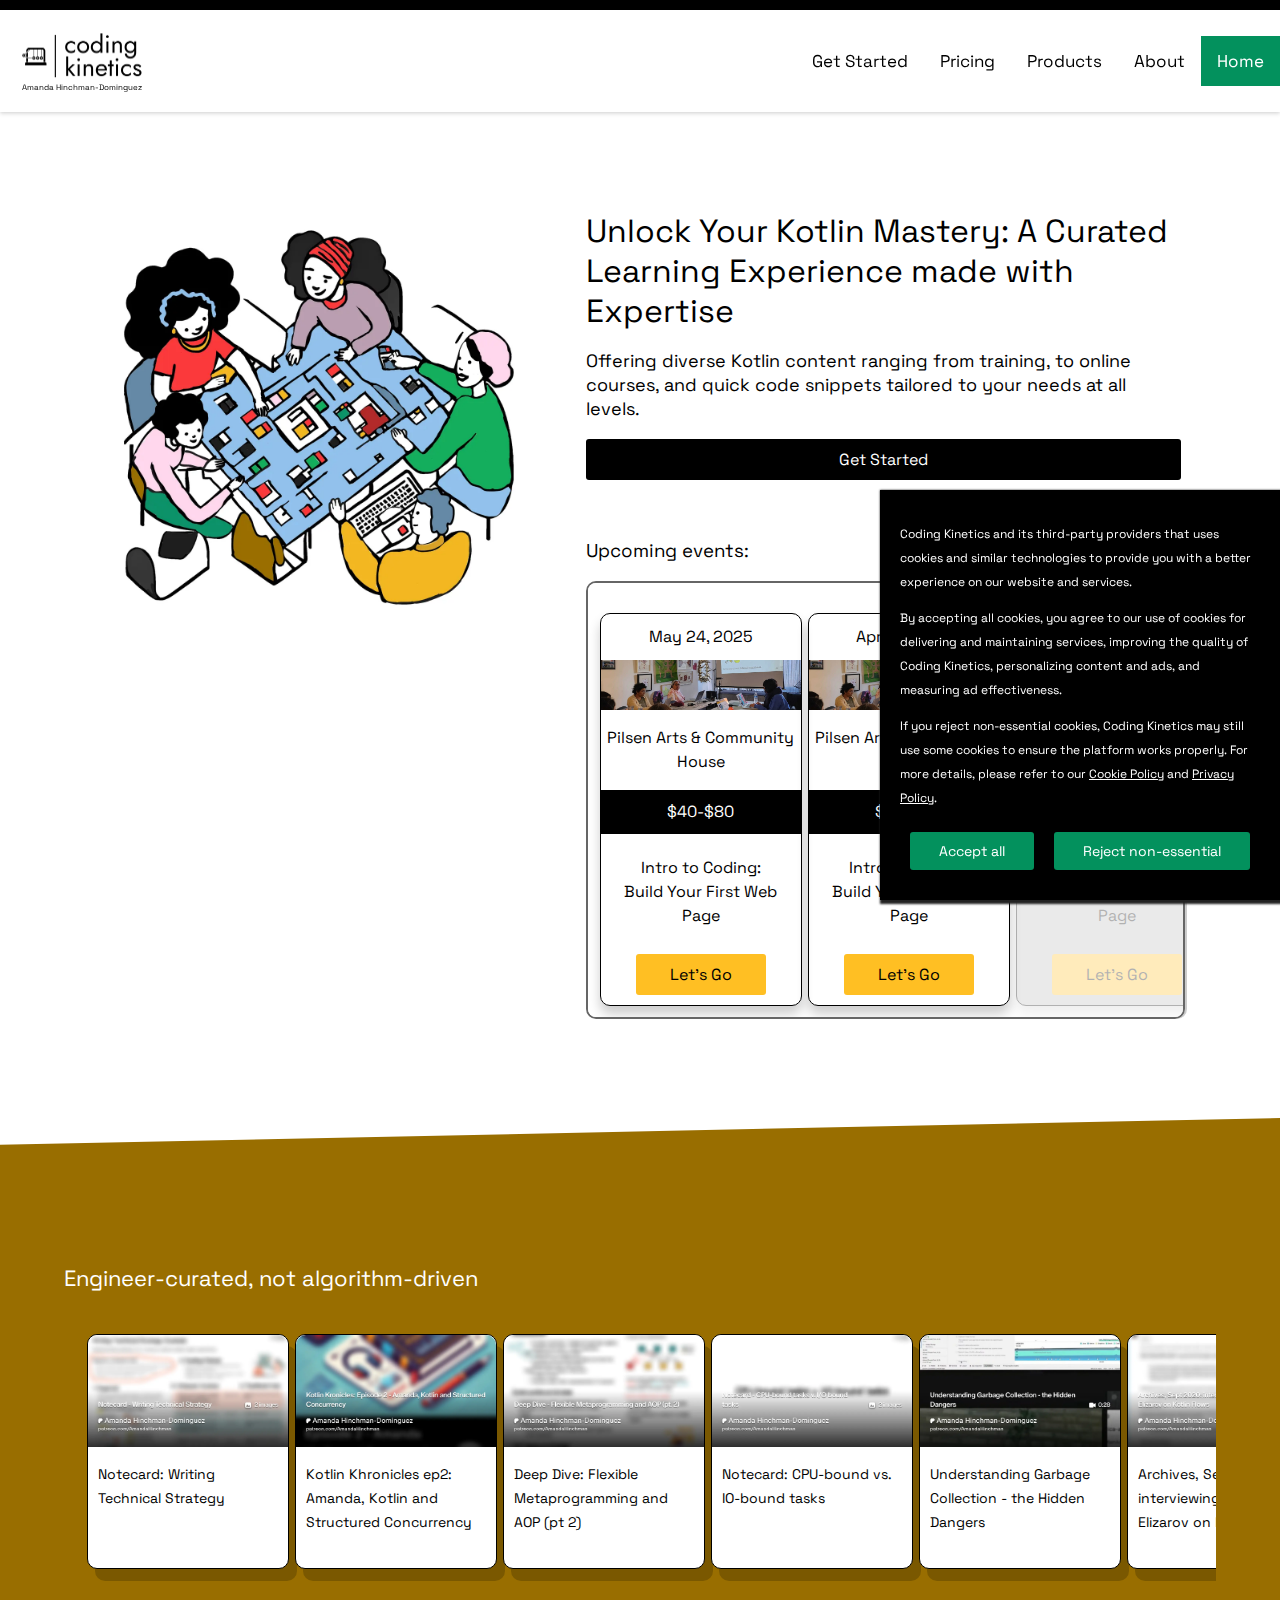
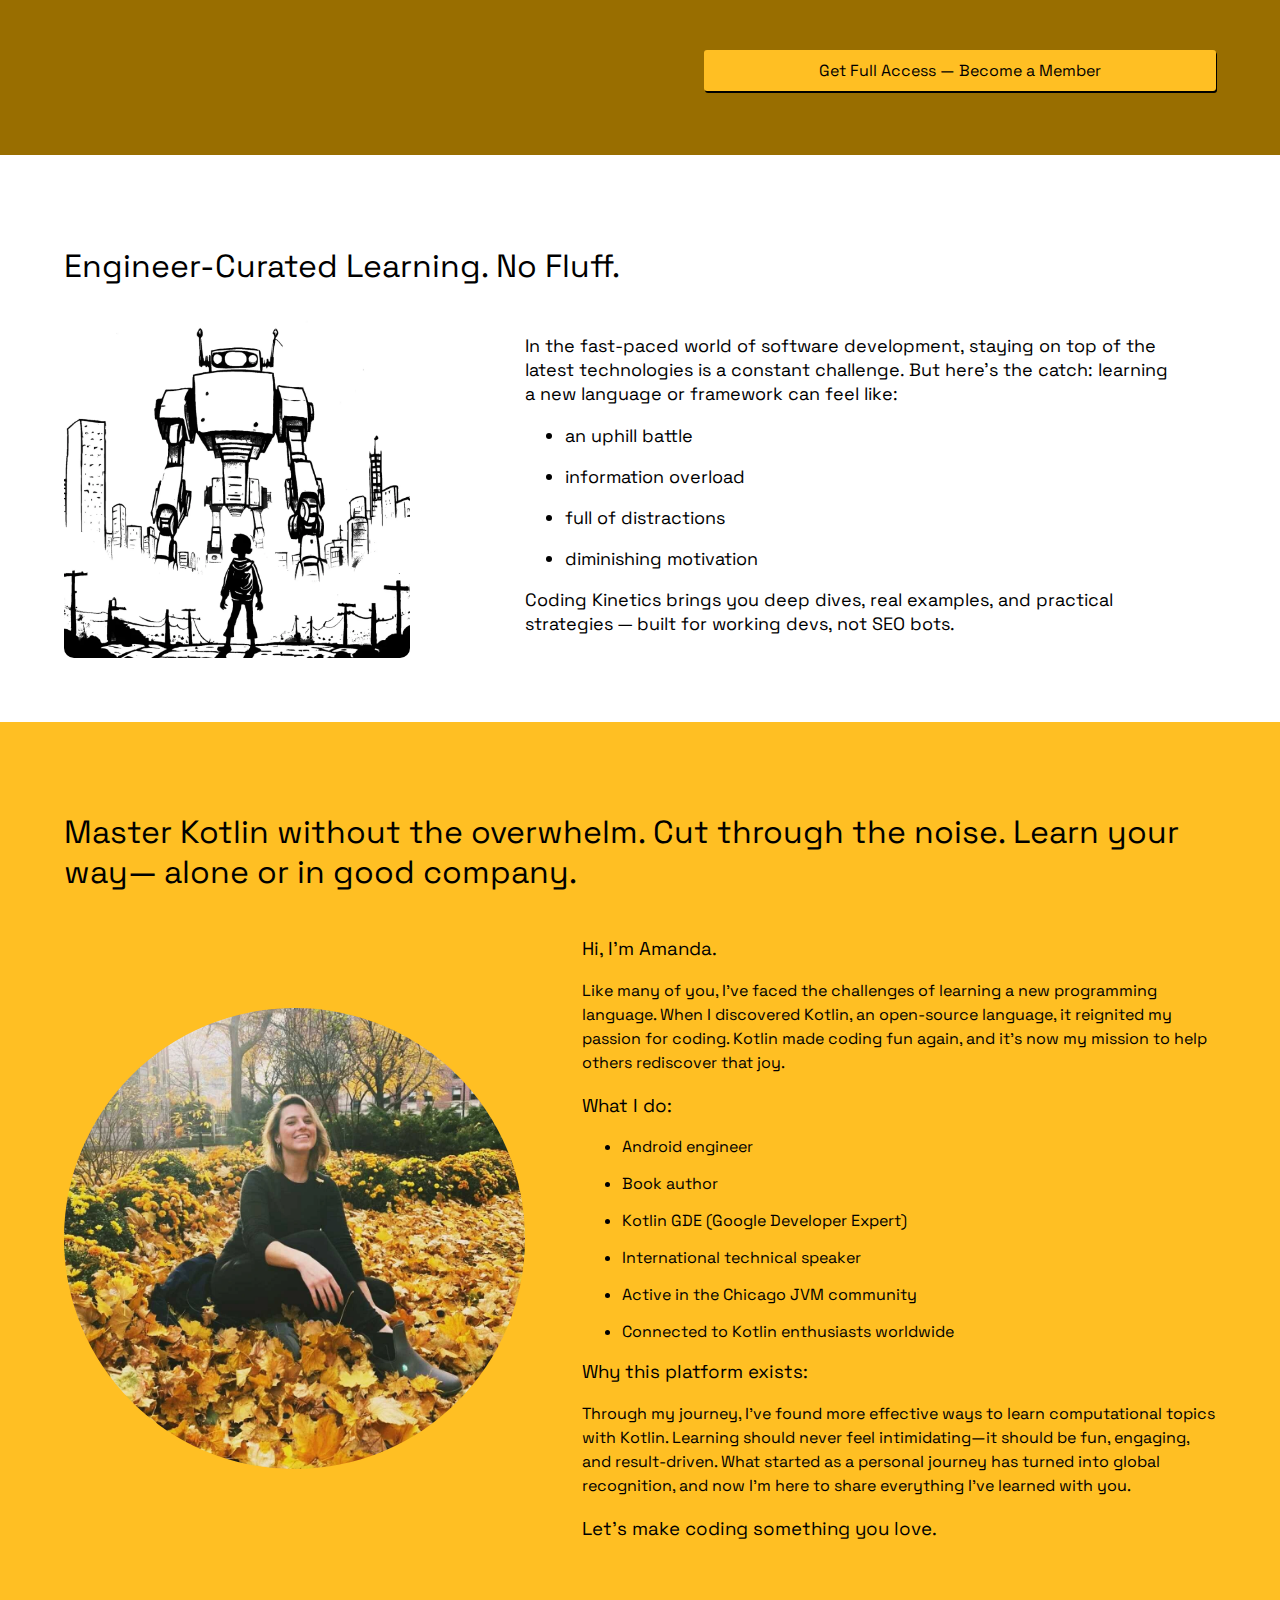
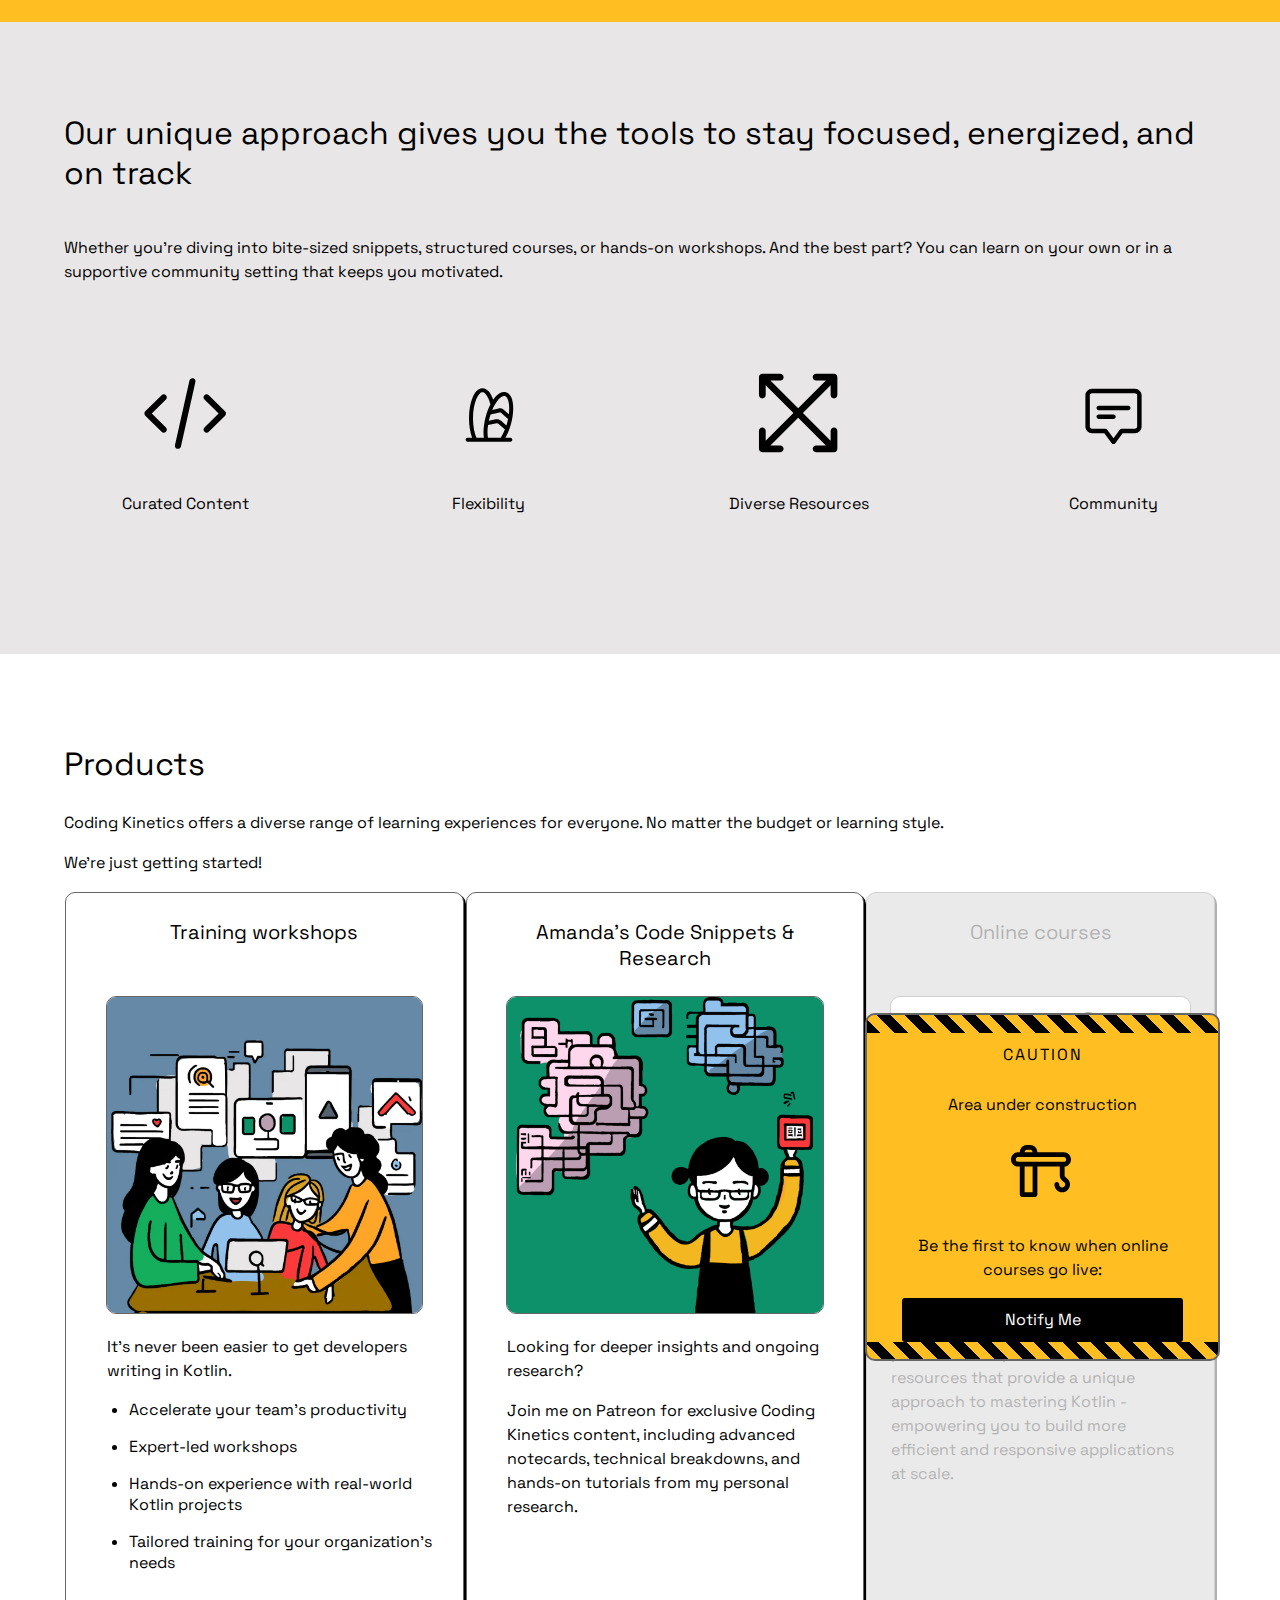
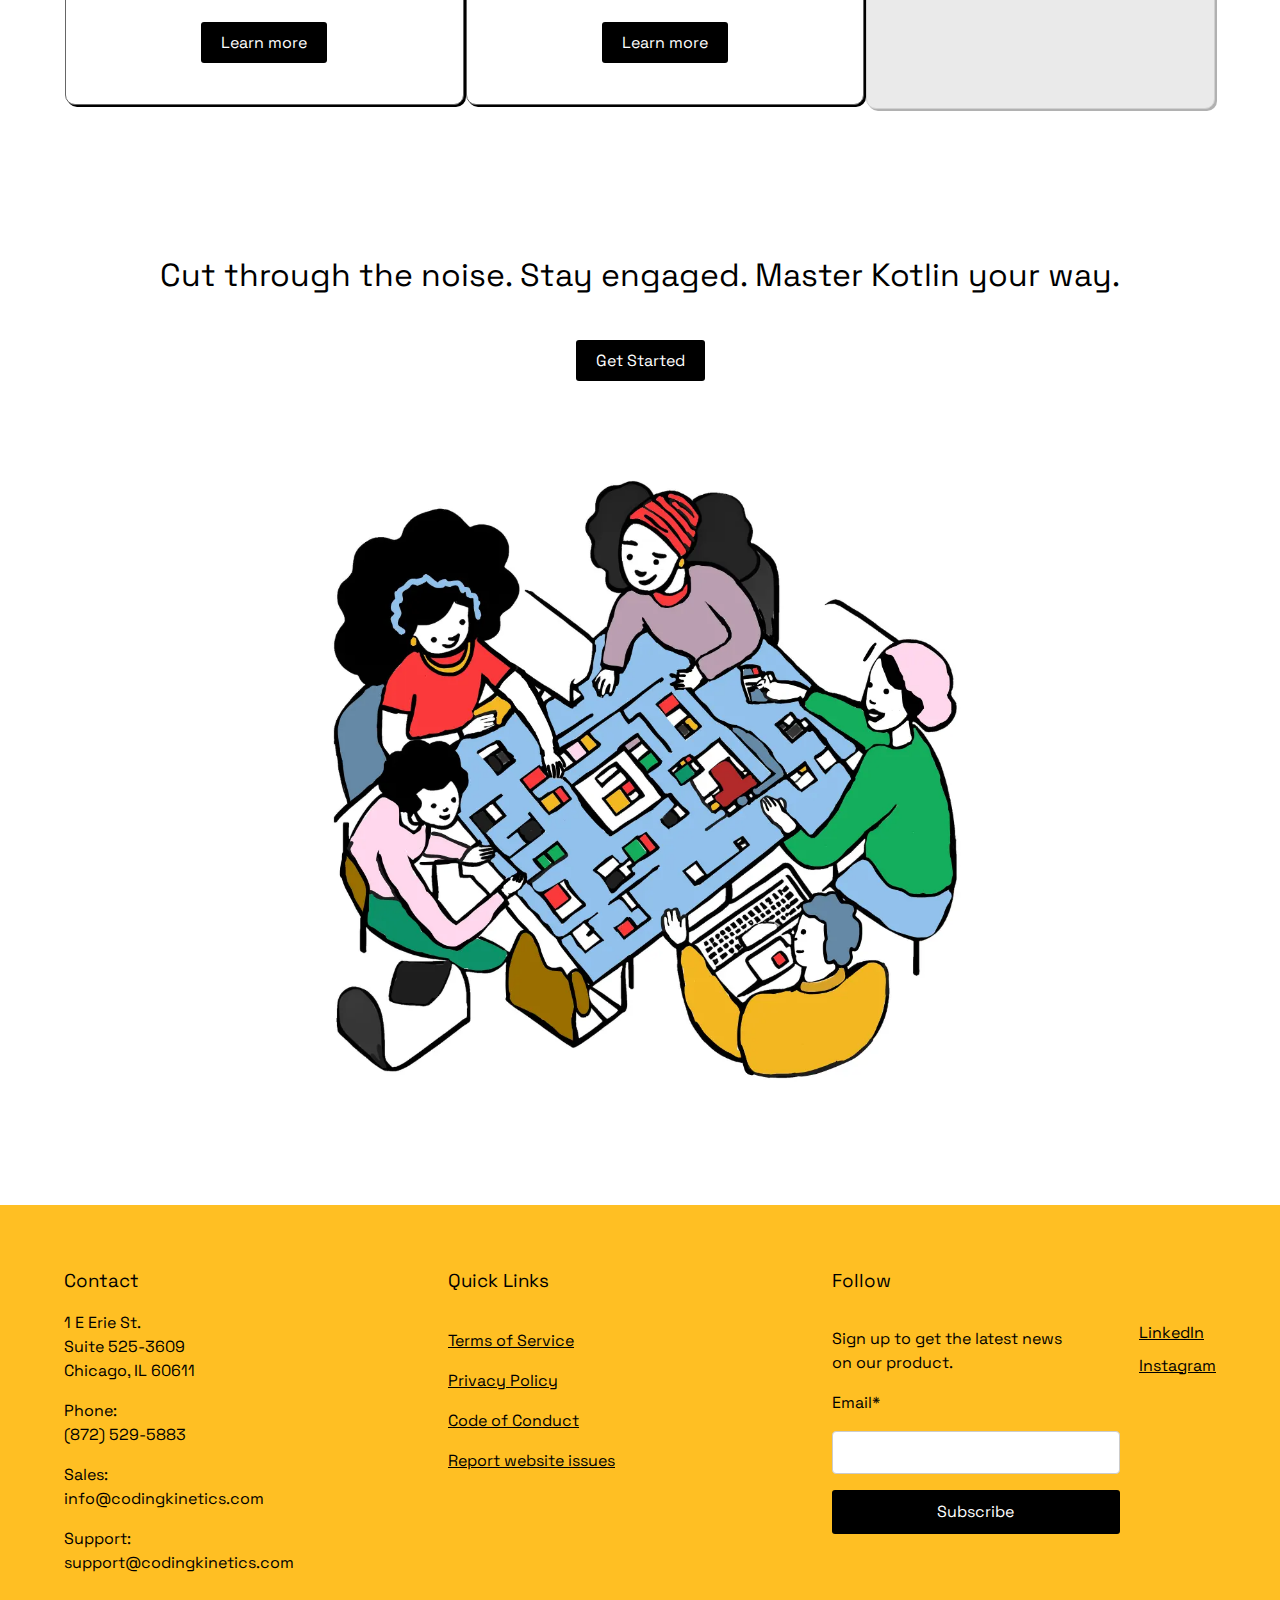
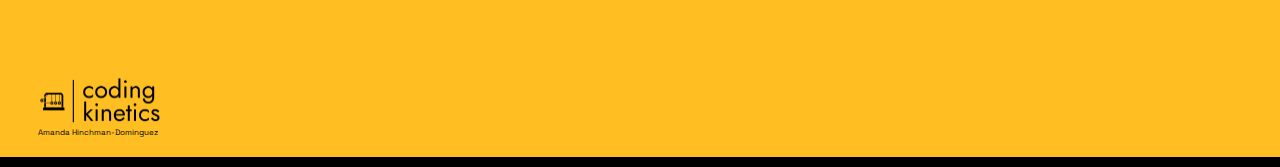
<file: index.html>
<!DOCTYPE html>
    <head>
        <meta charset="UTF-8"/>
        <meta name="description" content="Coding Kinetics offers a diverse range of Kotlin content from quick code snippets to in-depth workshops tailored to your needs at all levels - made with expertise." />
        <meta name="keywords" content="Kotlin, Learn, Training, Code, Programming"/>
        <meta name="author" content="Amanda Hinchman-Dominguez"/>
        <meta name="viewport" content="width=device-width, initial-scale=1.0">
        <meta property="og:url" content="https://codingkinetics.com">
        <meta property="og:type" content="website">
        <meta property="og:title" content="Coding Kinetics">
        <meta property="og:description" content="Offering diverse Kotlin content ranging from training, to online courses, and quick code snippets tailored to your needs at all levels.">
        <meta property="og:image" content="https://codingkinetics.com/assets/get-started.webp">
        <link rel="shortcut icon" type="image/x-icon" href="./logos/favicon.ico" />
        <link rel="stylesheet" href="./styles/global.css" />
        <link rel="stylesheet" href="./styles/styles.css" />
        <link rel='stylesheet' media='handheld, only screen and (max-device-width: 600px)' href='styles/phone.css'>
        <script src="https://ajax.googleapis.com/ajax/libs/jquery/3.7.1/jquery.min.js" defer></script>
        <script src="./js/global.js" defer></script>
        <script src="./js/cookie-consent-management.js" defer></script>
        <title>Coding Kinetics</title>
    </head>
    <body>
        <div class="header">
            <div class="divider"></div>
            <div class="navigation">
                <a href="./index.html">
                    <img class="logo-img" src="./logos/logo-transparent.png" alt="Coding Kinetics. Amanda Hinchman-Dominguez"/>
                    <div class="author-name">Amanda Hinchman-Dominguez</div>
                </a>
                <div class="topnav" id="myLink">
                    <img class="menu-nav icon" src="./assets/hamburger-menu.svg"/>
                    <div class="nav-links">
                        <a href="./index.html" class="active">Home</a>
                        <a href="./about.html">About</a>
                        <a href="./products.html">Products</a>
                        <a href="./pricing.html">Pricing</a>
                        <a href="./get-started.html">Get Started</a>
                    </div>
                </div>
            </div>
        </div>
        <div class="body-content">
            <div class="welcome section">
                <div class="welcome-content">
                    <img class="welcome-image" src="./assets/get-started.webp" alt="Learn Kotlin in a fun and collaborative training setting from the experts"/>
                    <div class="welcome-text">
                        <h1 class="welcome-title one-liner-title">Unlock Your Kotlin Mastery: A Curated Learning Experience made with Expertise</h1>
                        <p class="welcome-description">
                            Offering diverse Kotlin content ranging from training, to online courses, and quick code snippets tailored to your needs at all levels.
                        </p>
                        <a href="get-started.html" class="black-button">Get Started</a>
                        <h3 class="event-calendar">Upcoming events:</h3>
                        <div class="upcoming-workshops-calendar">
                            <div class="zebra-scrollable">
                                <div class="calendar-event">
                                    <p class="calendar-date">May 24, 2025</p>
                                    <img class="event-img" src="./assets/html_workshop.webp" alt="Coding Kinetics workshop offers an opportunity to learn HTML, CSS and JS in a small group setting."/>
                                    <p class="calendar-event-location">Pilsen Arts & Community House</p>
                                    <p class="event-banner">$40-$80</p>
                                    <p class="calendar-event-title">Intro to Coding:<br/>Build Your First Web Page</p>
                                    <a class="calendar-event-button" href="https://calendar.pilsenartscommunityhouse.org/pach.calendar/detail/228/1748106000000">Let's Go</a>
                                </div>
                                <div class="calendar-event">
                                    <p class="calendar-date">April 26, 2025</p>
                                    <img class="event-img" src="./assets/html_workshop.webp" alt="Coding Kinetics workshop offers an opportunity to learn HTML, CSS and JS in a small group setting."/>
                                    <p class="calendar-event-location">Pilsen Arts & Community House</p>
                                    <p class="event-banner">$40-$80</p>
                                    <p class="calendar-event-title">Intro to Coding:<br/>Build Your First Web Page</p>
                                    <a class="calendar-event-button" href="https://calendar.pilsenartscommunityhouse.org/pach.calendar/detail/229/1745686800000">Let's Go</a>
                                </div>
                                <div class="calendar-event past-event">
                                    <p class="calendar-date">March 22, 2025</p>
                                    <img class="event-img" src="./assets/html_workshop.webp" alt="Coding Kinetics workshop offers an opportunity to learn HTML, CSS and JS in a small group setting."/>
                                    <p class="calendar-event-location">Pilsen Arts & Community House</p>
                                    <p class="event-banner">$40-$80</p>
                                    <p class="calendar-event-title">Intro to Coding:<br/>Build Your First Web Page</p>
                                    <a class="calendar-event-button" href="https://calendar.pilsenartscommunityhouse.org/pach.calendar/detail/227/1742662800000">Let's Go</a>
                                </div>
                                <div class="calendar-event past-event">
                                    <p class="calendar-date">February 22, 2025</p>
                                    <img class="event-img" src="./assets/html.webp" alt="Coding Kinetics workshop offers an opportunity to learn HTML, CSS and JS in a small group setting."/>
                                    <p class="calendar-event-location">Pilsen Arts & Community House</p>
                                    <p class="event-banner">$40-$80</p>
                                    <p class="calendar-event-title">Intro to Coding:<br/>Build Your First Web Page</p>
                                    <a href="https://www.eventbrite.com/e/intro-to-coding-build-publish-your-first-web-page-no-experience-needed-tickets-1134213425889?aff=oddtdtcreator" class="calendar-event-button">Let's Go</a>
                                </div>
                                <div class="calendar-event past-event">
                                    <p class="calendar-date">January 30, 2025</p>
                                    <img class="event-img" src="./assets/stuart.webp" alt="Coding Kinetics workshop hosted in the Stuart Building at IIT"/>
                                    <p class="calendar-event-location">Illinois Institute of Technology</p>
                                    <p class="event-banner">FREE</p>
                                    <p class="calendar-event-title">CKUG x CJUG: Meetup<br/>Kotlin Coroutine Mechanisms</p>
                                    <a href="https://www.meetup.com/chicago-kotlin/events/304049425" class="calendar-event-button">Let's Go</a>
                                </div>
                                <div class="calendar-event event-end">
                                    <p class="follow-social">Follow Coding Kinetics for the latest events on popup workshops:</p>
                                    <div class="bio-social-icon">
                                        <a href="https://www.linkedin.com/company/coding-kinetics">
                                            <img src="./assets/linkedin-logo.png" alt=""/>
                                        </a>
                                        <a href="https://www.instagram.com/amanda_talks_kotlin/">
                                            <img src="./assets/insta.png" alt=""/>
                                        </a>
                                    </div>
                                </div>
                                <div class="calendar-event event-end">
                                    <p class="follow">Or notify me via email for new workshops:</p>
                                    <div class="email-subscribe-button subscribe-wip black-button">Notify Me</div>
                                </div>
                            </div>
                        </div>
                    </div>
                </div>
            </div>
            <div class="valueprops section">
                <h2 class="section-title">Engineer-curated, not algorithm-driven</h2>
                <div class="product-reel upcoming-workshops-calendar">
                    <div class="zebra-scrollable">
                        <a class="patreon-card" href="https://www.patreon.com/posts/notecard-writing-125472582?utm_medium=clipboard_copy&utm_source=copyLink&utm_campaign=postshare_creator&utm_content=join_link">
                            <img class="patreon-img" src="./assets/patreon/2025-04-08-promo-card.webp" alt="Writing technical strategy notecard on Patreon"/>
                            <p>Notecard: Writing Technical Strategy</p>
                        </a>
                        <a class="patreon-card" href="https://www.patreon.com/posts/kotlin-kronicles-125421303?utm_medium=clipboard_copy&utm_source=copyLink&utm_campaign=postshare_creator&utm_content=join_link">
                            <img class="patreon-img" src="./assets/patreon/2025-03-29-promo-card.webp" alt="Podcast preview on Patroen"/>
                            <p>Kotlin Khronicles ep2: Amanda, Kotlin and Structured Concurrency</p>
                        </a>
                        <a class="patreon-card" href="https://www.patreon.com/posts/deep-dive-and-pt-124398762?utm_medium=clipboard_copy&utm_source=copyLink&utm_campaign=postshare_creator&utm_content=join_link">
                            <img class="patreon-img" src="./assets/patreon/2025-04-01-promo-card.webp" alt="Podcast preview on Patroen"/>
                            <p>Deep Dive: Flexible Metaprogramming and AOP (pt 2)</p>
                        </a>
                        <a class="patreon-card" href="https://www.patreon.com/posts/notecard-cpu-v-i-119883526?utm_medium=clipboard_copy&utm_source=copyLink&utm_campaign=postshare_creator&utm_content=join_link">
                            <img class="patreon-img" src="./assets/patreon/2025-03-25-promo-card.webp" alt="Notecard preview on Patreon"/>
                            <p>Notecard: CPU-bound vs. IO-bound tasks</p>
                        </a>
                        <a class="patreon-card" href="https://www.patreon.com/posts/understanding-124644437?utm_medium=clipboard_copy&utm_source=copyLink&utm_campaign=postshare_creator&utm_content=join_link">
                            <img class="patreon-img" src="./assets/patreon/2025-03-20-promo-card.webp" alt="Notecard preview on Patreon"/>
                            <p>Understanding Garbage Collection - the Hidden Dangers</p>
                        </a>
                        <a class="patreon-card" href="https://www.patreon.com/posts/archives-sept-on-119660862?utm_medium=clipboard_copy&utm_source=copyLink&utm_campaign=postshare_creator&utm_content=join_link">
                            <img class="patreon-img" src="./assets/patreon/2025-03-18-promo-card.webp" alt="Archived research on Patreon"/>
                            <p>Archives, Sept 2020: interviewing Roman Elizarov on Kotlin Flows</p>
                        </a>
                        <a class="patreon-card" href="https://www.patreon.com/posts/notecard-android-119686026?utm_medium=clipboard_copy&utm_source=copyLink&utm_campaign=postshare_creator&utm_content=join_link">
                            <img class="patreon-img" src="./assets/patreon/2025-03-11-promo-card.webp" alt="Notecard preview on Patreon"/>
                            <p>Notecard - Android Studio (EXPERIMENTAL): Debugging Kotlin Coroutines in testing</p>
                        </a>
                        <a class="patreon-card" href="https://www.patreon.com/posts/how-to-configure-124006047?utm_medium=clipboard_copy&utm_source=copyLink&utm_campaign=postshare_creator&utm_content=join_link">
                            <img class="patreon-img" src="./assets/patreon/2025-03-10-promo-card.webp" alt="Current research on Patreon"/>
                            <p>How to configure multiple SQLite files with SQLDelight on Android and wrangling with KSP</p>
                        </a>
                        <div class="calendar-event event-end">
                            <p class="follow-social">Access all Patreon posts here:</p>
                            <div class="bio-social-icon">
                                <a href="https://patreon.com/AmandaHinchman?utm_medium=unknown&utm_source=join_link&utm_campaign=creatorshare_creator&utm_content=copyLink" class="black-button black-button-small">Let's Go</a>
                            </div>
                        </div>
                    </div>
                </div>
                <a class="access-patreon-button" href="https://www.patreon.com/amandahinchman/membership">Get Full Access — Become a Member</a>
            </div>
            <div class="problems section">
                <h2 class="section-title">Engineer-Curated Learning. No Fluff.</h2>
                <div class=row>
                    <img class="problem-img" src="./assets/scary.webp" alt="Learning Kotlin can be a daunting task or a monster to take on. Coding Kinetics can help you conquer Kotlin."/>
                    <div class="problem-description">
                        <p>In the fast-paced world of software development, staying on top of the latest technologies is a constant challenge. But here&#39s the catch: learning a new language or framework can feel like:</p>
                        <ul>
                            <li>an uphill battle</li>
                            <li>information overload</li>
                            <li>full of distractions</li>
                            <li>diminishing motivation</li>
                        </ul>
                        <p>Coding Kinetics brings you deep dives, real examples, and practical strategies — built for working devs, not SEO bots.</p>
                    </div>
                </div>
            </div>
            <div class="journey section">
                <h2 class="section-title">Master Kotlin without the overwhelm. Cut through the noise. Learn your way— alone or in good company.</h2>
                <div class=row>
                    <img class="journey-img" src="./assets/profile.webp" alt="A happy coder sitting in nature"/>
                    <div class="journey-description">
                        <h3>Hi, I’m Amanda.</h3>
                        <p>Like many of you, I’ve faced the challenges of learning a new programming language. When I discovered Kotlin, an open-source language, it reignited my passion for coding. Kotlin made coding fun again, and it’s now my mission to help others rediscover that joy.</p>
                        <h3>What I do:</h3>
                        <ul>
                            <li>Android engineer</li>
                            <li>Book author</li>
                            <li>Kotlin GDE (Google Developer Expert)</li>
                            <li>International technical speaker</li>
                            <li>Active in the Chicago JVM community</li>
                            <li>Connected to Kotlin enthusiasts worldwide</li>
                        </ul>
                        <h3>Why this platform exists:</h3>
                        <p>Through my journey, I’ve found more effective ways to learn computational topics with Kotlin. Learning should never feel intimidating—it should be fun, engaging, and result-driven. What started as a personal journey has turned into global recognition, and now I’m here to share everything I’ve learned with you.</p>
                        <h3>Let’s make coding something you love.</h3>
                    </div>
                </div>
            </div>
            <div class="benefits section">
                <h2 class="section-title">Our unique approach gives you the tools to stay focused, energized, and on track</h2>
                <p>Whether you're diving into bite-sized snippets, structured courses, or hands-on workshops. And the best part? You can learn on your own or in a supportive community setting that keeps you motivated.</p>
                <div class="structured-benefit"> 
                    <div class="benefit">
                        <img src="./assets/code-1.svg" alt="Tailor your own Kotlin learning journey with our curated multi-platform experience, allowing you to choose the resources and workshops that best fit your learning style & goals."/>
                        <p>Curated Content</p>
                    </div>
                    <div class="benefit">
                        <img src="./assets/surfboard-2.svg" alt="Pick and choose from a range of flexible subscription options, Kotlin courses, and Kotlin workshops that cater to different budgets. Whether you're an individual learner or a large corporation, you can choose a plan that fits your financial needs."/>
                        <p>Flexibility</p>
                    </div>
                    <div class="benefit">
                        <img src="./assets/expand-arrow-1.svg" alt=""/>
                        <p>Diverse Resources</p>
                    </div>
                    <div class="benefit">
                        <img src="./assets/message-3-text.svg" alt="Join a vibrant Kotlin community where you can learn collaboratively through a curated multi-platform experience, connecting with others as you explore a variety of resources and workshops."/>
                        <p>Community</p>
                    </div>
                </div>    
            </div>
            <div class="products section">
                <div class="products-header">
                    <h2 class="section-title">Products</h2>
                    <p>Coding Kinetics offers a diverse range of learning experiences for everyone. No matter the budget or learning style.</p>
                     <p>We're just getting started!</p>
                </div>
                <div class="products-section">
                    <div class="workshops-section product product-product">
                        <h4>Training workshops</h4>
                        <img src="./assets/workshop.webp" alt="Offering Kotlin and Android workshops in a collaborative and engaging setting."/>
                        <p>It's never been easier to get  developers writing in  Kotlin.</p>
                        <ul>
                            <li>Accelerate your team’s productivity</li>
                            <li>Expert-led workshops</li>
                            <li>Hands-on experience with real-world Kotlin projects</li>
                            <li>Tailored training for your organization’s needs</li>
                        </ul>
                        <a href="./products.html#workshops" class="black-button black-button-small learn-more">Learn more</a>
                    </div>
                    <div class="snippets-section product product-product">
                        <h4>Amanda's Code Snippets & Research</h4>
                        <img src="./assets/snippets.png" alt=""/>
                        <p>Looking for deeper insights and ongoing research?</p>
                        <p>Join me on Patreon for exclusive Coding Kinetics content, including advanced notecards, technical breakdowns, and hands-on tutorials from my personal research.</p>
                        <a href="./products.html#patreon" class="black-button black-button-small learn-more">Learn more</a>
                    </div>
                     <div class="online-courses-section product-product">
                        <div class="product under-construction">
                            <h4>Online courses</h4>
                            <img src="./assets/online-courses.png" alt="Coding Kinetics offers online courses on Kotlin and Android content."/>
                            <p> In-depth tutorials on different platforms, coupled with exclusive resources that provide a unique approach to mastering Kotlin - empowering you to build more efficient and responsive applications at scale.</p>
                        </div>
                        <div class="wip">
                            <div class="wip-sign">
                                <p class="wip-title">CAUTION</p>
                                <p>Area under construction</p>
                                <img src="./assets/crane-4.svg" alt="Work in Progress!"/>
                                <p class="wip-desc">Be the first to know when online courses go live:</p>
                                <p class="email-subscribe-button subscribe-wip black-button">Notify Me</p>
                            </div>
                        </div>
                    </div>
                </div>
            </div>
             <div class="ready-get-started section">
                <h1 class="one-liner-title ready-get-started-title">Cut through the noise. Stay engaged. Master Kotlin your way.</h1>
                <div class="spacer-2"></div>
                <a href="get-started.html" class="black-button-small black-button">Get Started</a>
                <div class="spacer-3"></div>
                <img class="ready-get-started-img" src="./assets/get-started.webp" alt="Learn Kotlin in a fun and collaborative setting from Kotlin experts"/>
            </div>
            <div class="junk-drawer">
                <div class="junk-links row section">
                    <div class="junk-contact junk-section">
                        <h3 class="contact">Contact</h3>
                        <p class="junk-text">1 E Erie St.<br/>Suite 525-3609<br/>Chicago, IL 60611</p>
                        <p class="junk-text">Phone:<br />(872) 529-5883</p>
                        <p class="junk-text">Sales:<br/>info@codingkinetics.com</p>
                        <p class="junk-text">Support:<br/>support@codingkinetics.com</p>
                    </div>
                    <div class="junk-quick-links junk-section">
                        <h3 class="quick-links">Quick Links</h3>
                        <a class="link" href="./terms-of-service.html">Terms of Service</a>
                        <a class="link" href="./privacy-policy.html">Privacy Policy</a>
                        <a class="link" href="./code-of-conduct.html">Code of Conduct</a>
                        <a class="link" href="https://github.com/Coding-Kinetics/coding-kinetics/issues/new/choose">Report website issues</a>
                    </div>
                    <div class="junk-follow junk-section">
                        <h3 class="follow ">Follow</h3>
                        <div class="junk-follow-section">
                            <div class="follow-subscribe">
                                <p class="junk-text">Sign up to get the latest news <br/> on our product.</p>
                                <p class="junk-text">Email*</p>
                                <form class="subscribe" action="">
                                    <input type="text" id="email-subscribe-input"/>
                                </form>
                                <p class="black-button email-subscribe-button">Subscribe</p>
                            </div>
                            <div class="follow-socials">
                                <a class="link" href="https://www.linkedin.com/company/coding-kinetics">LinkedIn</a>
                                <a class="link" href="https://www.instagram.com/amanda_talks_kotlin">Instagram</a>
                            </div>
                        </div>
                    </div>
                </div>
                <a class="junk-logo" href="./index.html">
                    <img class="logo-img" src="./logos/logo-transparent.png" alt="Coding Kinetics. Amanda Hinchman-Dominguez"/>
                    <div class="author-name">Amanda Hinchman-Dominguez</div>
                </a>
            </div>
        </div>
        <div class="divider"></div>
        <div class="cookie-notice">
            <div class="cookie-notice-slide">
                <p>Coding Kinetics and its third-party providers that uses cookies and similar technologies to provide you with a better experience on our website and services.</p>
                <p>By accepting all cookies, you agree to our use of cookies for delivering and maintaining services, improving the quality of Coding Kinetics, personalizing content and ads, and measuring ad effectiveness.</p>
                <p>If you reject non-essential cookies, Coding Kinetics may still use some cookies to ensure the platform works properly. For more details, please refer to our <a class="cookies link" href="./cookie-policy.html">Cookie Policy</a> and <a class="cookies link" href="./privacy-policy.html">Privacy Policy</a>.</p>
                <div class="row cookie-notice-buttons">
                    <div class="cookie-button accept-button">Accept all</div>
                    <div class="cookie-button reject-button">Reject non-essential</div>
                </div>
            </div>
        </div>
        <div id="subscribe-screen">
            <!-- MailerLite Universal -->
            <div class="ml-embedded subscribe-by-email" data-form="mNZx0g"></div>
            <!-- End MailerLite Universal -->
        </div>
        <div id="page-under-construction">
             <div class="wip">
                <div class="wip-sign">
                    <p class="wip-title">CAUTION</p>
                    <p>Page under construction</p>
                    <img src="./assets/crane-4.svg" alt="Work in progress!"/>
                    <p class="wip-desc">Sign up by email for product updates: </p>
                    <p class="email-subscribe-button subscribe-wip black-button">Notify Me</p>
                </div>
            </div>
        </div>
    </body>
</html>
</file>
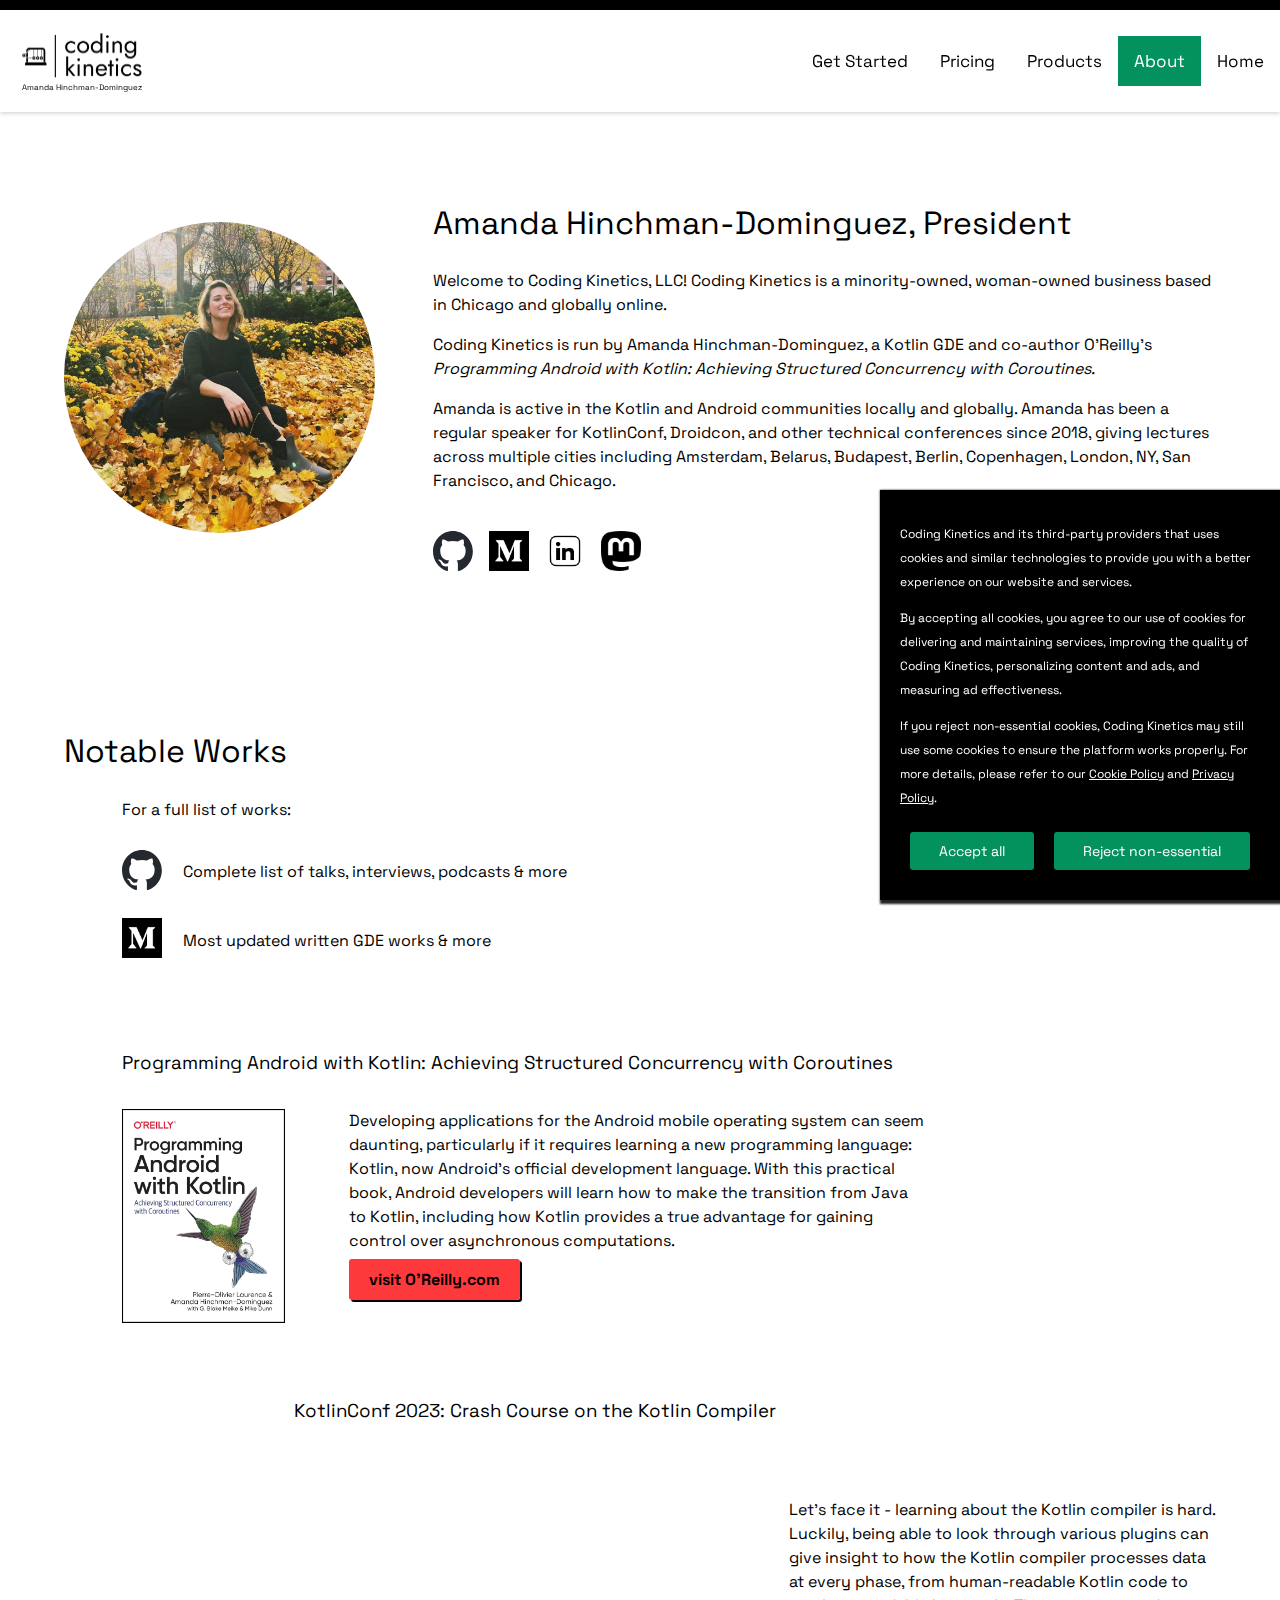
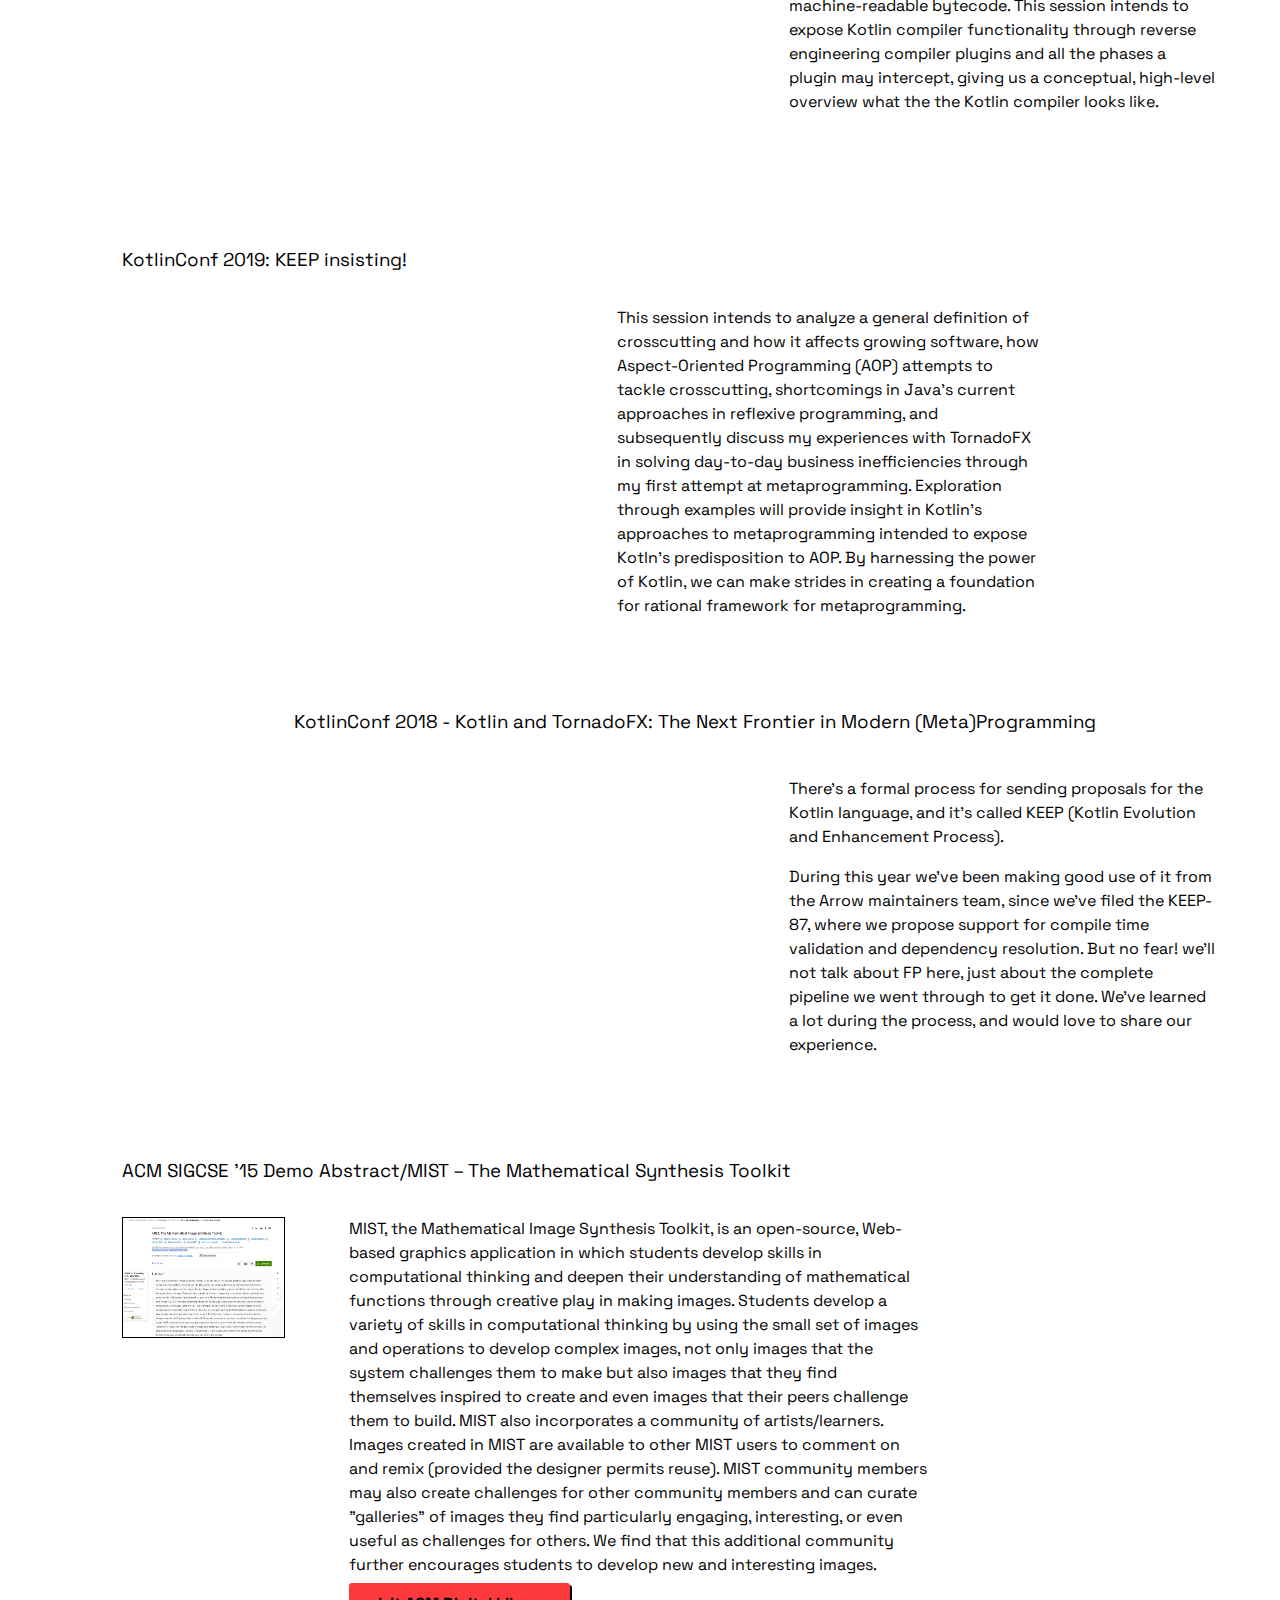
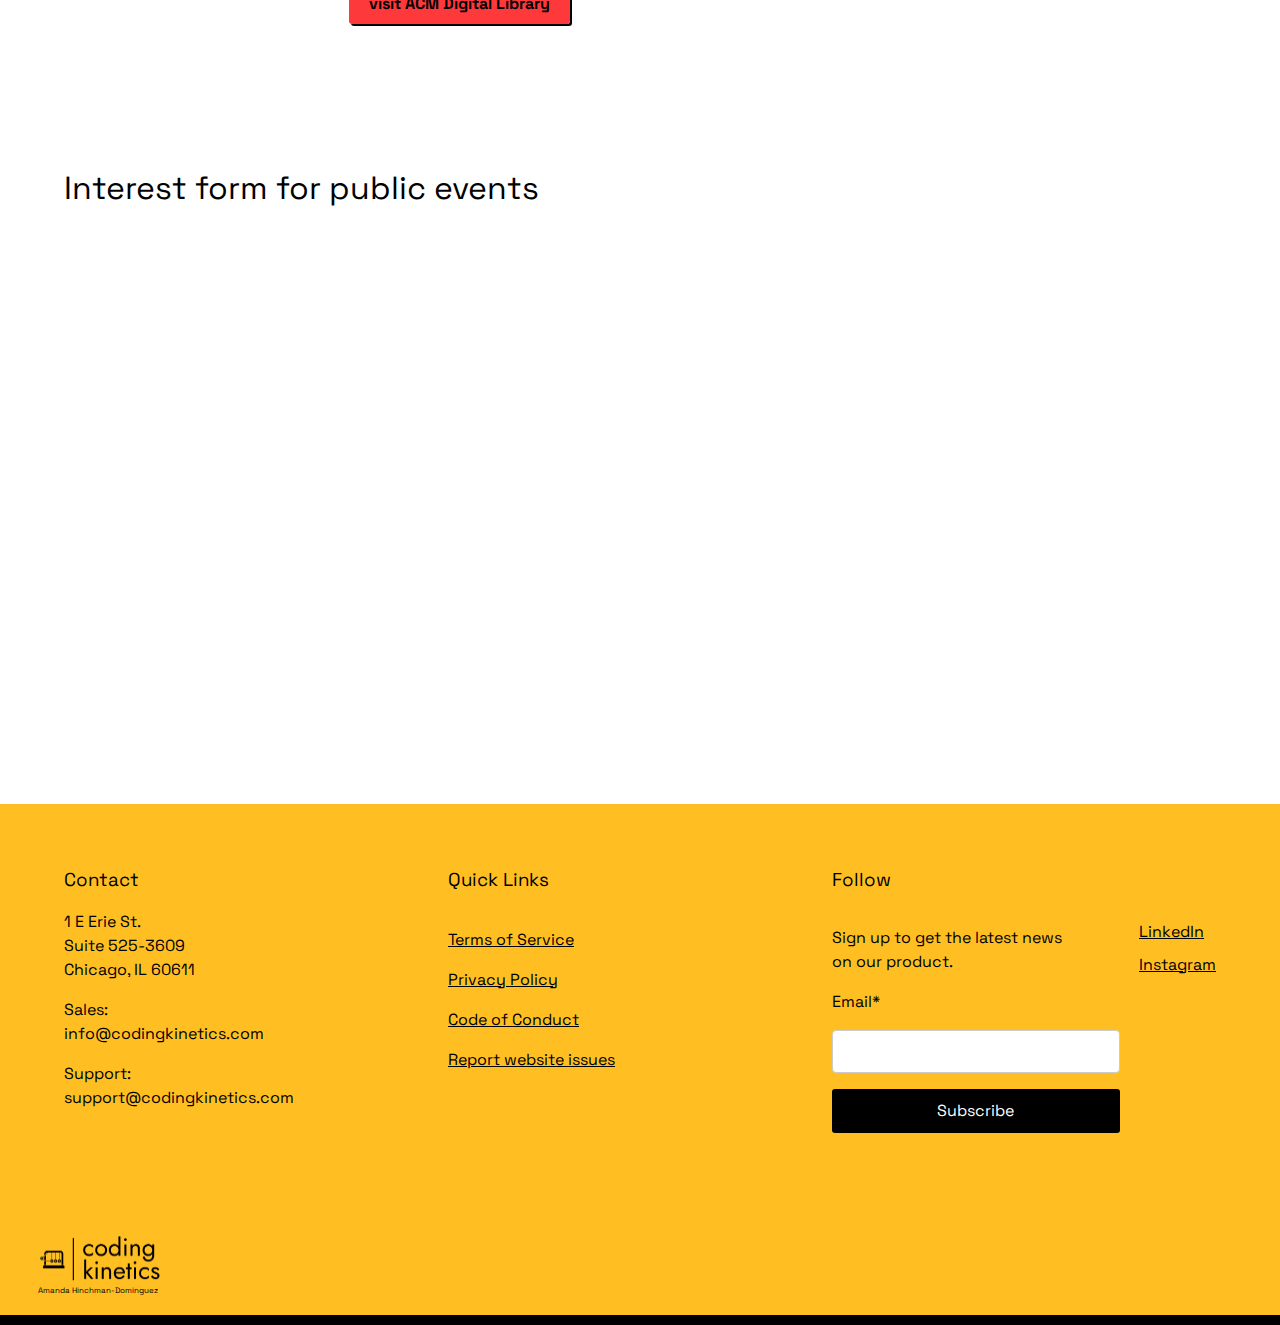
<file: about.html>
<!DOCTYPE html>
    <head>
        <meta charset="UTF-8"/>
        <meta name="keywords" content="Kotlin, Learn, Training, Code, Programming"/>
        <meta name="author" content="Amanda Hinchman-Dominguez"/>
        <meta name="viewport" content="width=device-width, initial-scale=1.0">
        <meta property="og:url" content="https://codingkinetics.com/about.html">
        <meta property="og:type" content="website">
        <meta property="og:title" content="Coding Kinetics | About">
        <meta property="og:description" content="Offering diverse Kotlin content ranging from training, to online courses, and quick code snippets tailored to your needs at all levels.">
        <meta property="og:image" content="https://codingkinetics.com/assets/get-started.webp">
        <link rel="shortcut icon" type="image/x-icon" href="./logos/favicon.ico" />
        <link rel="stylesheet" href="./styles/global.css" />
        <link rel="stylesheet" href="./styles/styles.css" />
        <link rel="stylesheet" href="./styles/about.css" />
        <link rel='stylesheet' media='handheld, only screen and (max-device-width: 800px)' href='styles/phone.css'>
        <link rel='stylesheet' media='handheld, only screen and (max-device-width: 800px)' href='styles/about-phone.css'>
        <script src="https://ajax.googleapis.com/ajax/libs/jquery/3.7.1/jquery.min.js"></script>
        <script src="./js/global.js" defer></script>
        <script src="./js/cookie-consent-management.js" defer></script>
        <title>Coding Kinetics | About</title>
    </head>
    <body>
        <div class="header">
            <div class="divider"></div>
            <div class="navigation">
                <a href="./index.html">
                    <img class="logo-img" src="./logos/logo-transparent.png" alt=""/>
                    <div class="author-name">Amanda Hinchman-Dominguez</div>
                </a>
                <div class="topnav" id="myLink">
                    <img class="menu-nav icon" src="./assets/hamburger-menu.svg" alt=""/>
                    <div class="nav-links">
                        <a href="./index.html">Home</a>
                        <a href="./about.html" class="active">About</a>
                        <a href="./products.html">Products</a>
                        <a href="./pricing.html">Pricing</a>
                        <a href="./get-started.html">Get Started</a>
                    </div>
                </div>
            </div>
        </div>
        <div class="body-content">
            <div class="about section row">
                <img class="problem-profile bio-profile" src="./assets/profile.webp" alt="A happy coder sitting in nature"></img>
                <div class="bio">
                    <h2 class="section-title">Amanda Hinchman-Dominguez, President</h2>
                    <p>Welcome to Coding Kinetics, LLC! Coding Kinetics is a minority-owned, woman-owned business based in Chicago and globally online.</p>
                    <p>Coding Kinetics is run by Amanda Hinchman-Dominguez, a Kotlin GDE and co-author O'Reilly's <i>Programming Android with Kotlin: Achieving Structured Concurrency with Coroutines.</i></p>
                    <p> Amanda is active in the Kotlin and Android communities locally and globally. Amanda has been a regular speaker for KotlinConf, Droidcon, and other technical conferences since 2018, giving lectures across multiple cities including Amsterdam, Belarus, Budapest, Berlin, Copenhagen, London, NY, San Francisco, and Chicago.</p>
                    <br/>
                    <div class="about-buttons">
                        <div class="bio-links">
                            <div class="github bio-social-icon">
                                <a href="https://github.com/ahinchman1">
                                    <img src="./assets/github-mark.svg" alt="Follow Amanda Hinchman-Dominguez on Github"/>
                                </a>
                            </div>
                            <div class="medium bio-social-icon">
                                 <a href="https://medium.com/@hinchman-amanda">
                                    <img src="./assets/medium-logo.png"/>
                                 </a>
                            </div>
                            <div class="linkedin bio-social-icon">
                                <a href="https://www.linkedin.com/in/amanda-hinchman-dominguez-4190a7a4/">
                                    <img src="./assets/linkedin-logo.png"/>
                                </a>
                            </div>
                            <div class="mastodon bio-social-icon">
                                <a href="https://androiddev.social/@amanda">
                                    <img src="./assets/mastodon-logo.png" alt="Follow Amanda Hinchman-Dominguez on Mastodon"/>
                                </a>
                            </div>
                        </div>
                        <a class="invite" href="#contact-form">Submit an event invitation</a>
                    </div>
                </div>
            </div>
            <div class="notable-works section">
                <h2 class="section-title">Notable Works</h2>
                <p class="notable-works-desc">For a full list of works:</p>
                <div class="social-links">
                    <div class="bio-social-icon">
                        <a href="https://github.com/ahinchman1">
                            <img src="./assets/github-mark.svg"/>
                        </a>
                        <p>Complete list of talks, interviews, podcasts & more</p>
                    </div>
                    <div class="bio-social-icon">
                         <a href="https://medium.com/@hinchman-amanda">
                            <img src="./assets/medium-logo.png"/>
                        </a>
                         <p>Most updated written GDE works & more</p>
                    </div>
                </div>
                <div class="book-work notable-work">
                    <h3>Programming Android with Kotlin: Achieving Structured Concurrency with Coroutines</h3>
                    <div class="works-info row">
                        <img class="book works-logo" src="./assets/programming_android_with_kotlin.jpg" alt=""/>
                        <div class="desc-link">
                            <p>Developing applications for the Android mobile operating system can seem daunting, particularly if it requires learning a new programming language: Kotlin, now Android's official development language. With this practical book, Android developers will learn how to make the transition from Java to Kotlin, including how Kotlin provides a true advantage for gaining control over asynchronous computations.</p>
                            <a class="visit-o" href="https://www.oreilly.com/library/view/programming-android-with/9781492062998/">visit O'Reilly.com</a>
                        </div>
                    </div>
                </div>
                <div class="kotlinconf-work notable-work work-1">
                    <h3>KotlinConf 2023: Crash Course on the Kotlin Compiler</h3>
                    <div class="works-info-video">
                        <iframe class="kotlinconf-frame" width="560" height="315" src="https://www.youtube.com/embed/wUGfuWHCqrc?si=2qKcQMNZGvFUR7Q1" title="YouTube video player" frameborder="0" allow="accelerometer; autoplay; clipboard-write; encrypted-media; gyroscope; picture-in-picture; web-share" referrerpolicy="strict-origin-when-cross-origin" allowfullscreen></iframe>
                        <p class="talk-description">Let’s face it - learning about the Kotlin compiler is hard. Luckily, being able to look through various plugins can give insight to how the Kotlin compiler processes data at every phase, from human-readable Kotlin code to machine-readable bytecode. This session intends to expose Kotlin compiler functionality through reverse engineering compiler plugins and all the phases a plugin may intercept, giving us a conceptual, high-level overview what the the Kotlin compiler looks like.</p>
                    </div>
                </div>
                <div class="kotlinconf-work work-2 notable-work">
                    <h3>KotlinConf 2019: KEEP insisting!</h3>
                    <div class="works-info-video">
                         <iframe class="kotlinconf-frame" width="560" height="315" src="https://www.youtube.com/embed/n9smQNxUyBI?si=udky49FJiuL2RnX3" title="YouTube video player" frameborder="0" allow="accelerometer; autoplay; clipboard-write; encrypted-media; gyroscope; picture-in-picture; web-share" referrerpolicy="strict-origin-when-cross-origin" allowfullscreen></iframe>
                         <div class="talk-description">
                            <p>This session intends to analyze a general definition of crosscutting and how it affects growing software, how Aspect-Oriented Programming (AOP) attempts to tackle crosscutting, shortcomings in Java's current approaches in reflexive programming, and subsequently discuss my experiences with TornadoFX in solving day-to-day business inefficiencies through my first attempt at metaprogramming. Exploration through examples will provide insight in Kotlin's approaches to metaprogramming intended to expose Kotln's predisposition to AOP. By harnessing the power of Kotlin, we can make strides in creating a foundation for rational framework for metaprogramming.</p>
                        </div>
                    </div>
                </div>
                <div class="kotlinconf-work work-1 notable-work">
                    <h3>KotlinConf 2018 - Kotlin and TornadoFX: The Next Frontier in Modern (Meta)Programming</h3>
                    <div class="works-info-video">
                         <iframe class="kotlinconf-frame" width="560" height="315" src="https://www.youtube.com/embed/XyGvwsQ5W5A?si=JQmgLAVNd2Iyt5f0" title="YouTube video player" frameborder="0" allow="accelerometer; autoplay; clipboard-write; encrypted-media; gyroscope; picture-in-picture; web-share" referrerpolicy="strict-origin-when-cross-origin" allowfullscreen></iframe>
                         <div class="talk-description">
                            <p>There's a formal process for sending proposals for the Kotlin language, and it's called KEEP (Kotlin Evolution and Enhancement Process).</p>
                            <p>During this year we've been making good use of it from the Arrow maintainers team, since we've filed the KEEP-87, where we propose support for compile time validation and dependency resolution. But no fear! we'll not talk about FP here, just about the complete pipeline we went through to get it done. We've learned a lot during the process, and would love to share our experience.</p>
                        </div>
                    </div>
                </div>
                <div class="book-work notable-work">
                    <h3>ACM SIGCSE ’15 Demo Abstract/MIST – The Mathematical Synthesis Toolkit</h3>
                    <div class="works-info row">
                        <img class="book works-logo" src="./assets/acm.png"/>
                        <div class="desc-link">
                            <p>MIST, the Mathematical Image Synthesis Toolkit, is an open-source, Web-based graphics application in which students develop skills in computational thinking and deepen their understanding of mathematical functions through creative play in making images. Students develop a variety of skills in computational thinking by using the small set of images and operations to develop complex images, not only images that the system challenges them to make but also images that they find themselves inspired to create and even images that their peers challenge them to build. MIST also incorporates a community of artists/learners. Images created in MIST are available to other MIST users to comment on and remix (provided the designer permits reuse). MIST community members may also create challenges for other community members and can curate "galleries" of images they find particularly engaging, interesting, or even useful as challenges for others. We find that this additional community further encourages students to develop new and interesting images.</p>
                            <a class="visit-o" href="https://dl.acm.org/doi/10.1145/2676723.2691878">visit ACM Digital Library</a>
                        </div>
                    </div>
                </div>
            </div>
            <div id="contact-form" class="section">
                <h2>Interest form for public events</h2>
                <iframe class="form" src="https://docs.google.com/forms/d/e/1FAIpQLSctVTU8XWbE4nrIyFBLfYUdpwnhL-aq40qdCJ8HKGlUtUaajQ/viewform?embedded=true" width="640" height="500" frameborder="0" marginheight="0" marginwidth="0">Loading…</iframe>
            </div>
            <div class="junk-drawer">
                <div class="junk-links row section">
                    <div class="junk-contact junk-section">
                        <h3 class="contact">Contact</h3>
                        <p class="junk-text">1 E Erie St.<br/>Suite 525-3609<br/>Chicago, IL 60611</p>
                        <p class="junk-text">Sales:<br/>info@codingkinetics.com</p>
                        <p class="junk-text">Support:<br/>support@codingkinetics.com</p>
                    </div>
                    <div class="junk-quick-links junk-section">
                        <h3 class="quick-links">Quick Links</h3>
                        <a class="link" href="./terms-of-service.html">Terms of Service</a>
                        <a class="link" href="./privacy-policy.html">Privacy Policy</a>
                        <a class="link" href="./code-of-conduct.html">Code of Conduct</a>
                        <a class="link" href="https://github.com/Coding-Kinetics/coding-kinetics/issues/new/choose">Report website issues</a>
                    </div>
                    <div class="junk-follow junk-section">
                        <h3 class="follow ">Follow</h3>
                        <div class="junk-follow-section">
                            <div class="follow-subscribe">
                                <p class="junk-text">Sign up to get the latest news <br/> on our product.</p>
                                <p class="junk-text">Email*</p>
                                <form class="subscribe" action="">
                                    <input type="text" id="email-subscribe-input"/>
                                </form>
                                <p class="black-button email-subscribe-button">Subscribe</p>
                            </div>
                            <div class="follow-socials">
                                <a class="link" href="https://www.linkedin.com/company/coding-kinetics">LinkedIn</a>
                                <a class="link" href="https://www.instagram.com/amanda_talks_kotlin/">Instagram</a>
                            </div>
                        </div>
                    </div>
                </div>
                <a class="junk-logo" href="./index.html">
                    <img class="logo-img" src="./logos/logo-transparent.png" alt=""/>
                    <div class="author-name">Amanda Hinchman-Dominguez</div>
                </a>
            </div>
        </div>
        <div class="divider"></div>
        <div class="cookie-notice">
            <div class="cookie-notice-slide">
                <p>Coding Kinetics and its third-party providers that uses cookies and similar technologies to provide you with a better experience on our website and services.</p>
                <p>By accepting all cookies, you agree to our use of cookies for delivering and maintaining services, improving the quality of Coding Kinetics, personalizing content and ads, and measuring ad effectiveness.</p>
                <p>If you reject non-essential cookies, Coding Kinetics may still use some cookies to ensure the platform works properly. For more details, please refer to our <a class="cookies link page-under-construction">Cookie Policy</a> and <a class=" cookies link" href="./privacy-policy.html">Privacy Policy</a>.</p>
                <div class="row cookie-notice-buttons">
                    <div class="cookie-button accept-button">Accept all</div>
                    <div class="cookie-button reject-button">Reject non-essential</div>
                </div>
            </div>
        </div>
        <div id="subscribe-screen">
            <!-- MailerLite Universal -->
            <div class="ml-embedded subscribe-by-email" data-form="mNZx0g"></div>
            <!-- End MailerLite Universal -->
        </div>
        <div id="page-under-construction">
             <div class="wip">
                <div class="wip-sign">
                    <p class="wip-title">CAUTION</p>
                    <p>Page under construction</p>
                    <img src="./assets/crane-4.svg" alt=""/>
                    <p class="wip-desc">Sign up by email for product updates:</p>
                    <p class="email-subscribe-button subscribe-wip black-button">Notify Me</p>
                </div>
            </div>
        </div>
    </body>
</html>
</file>
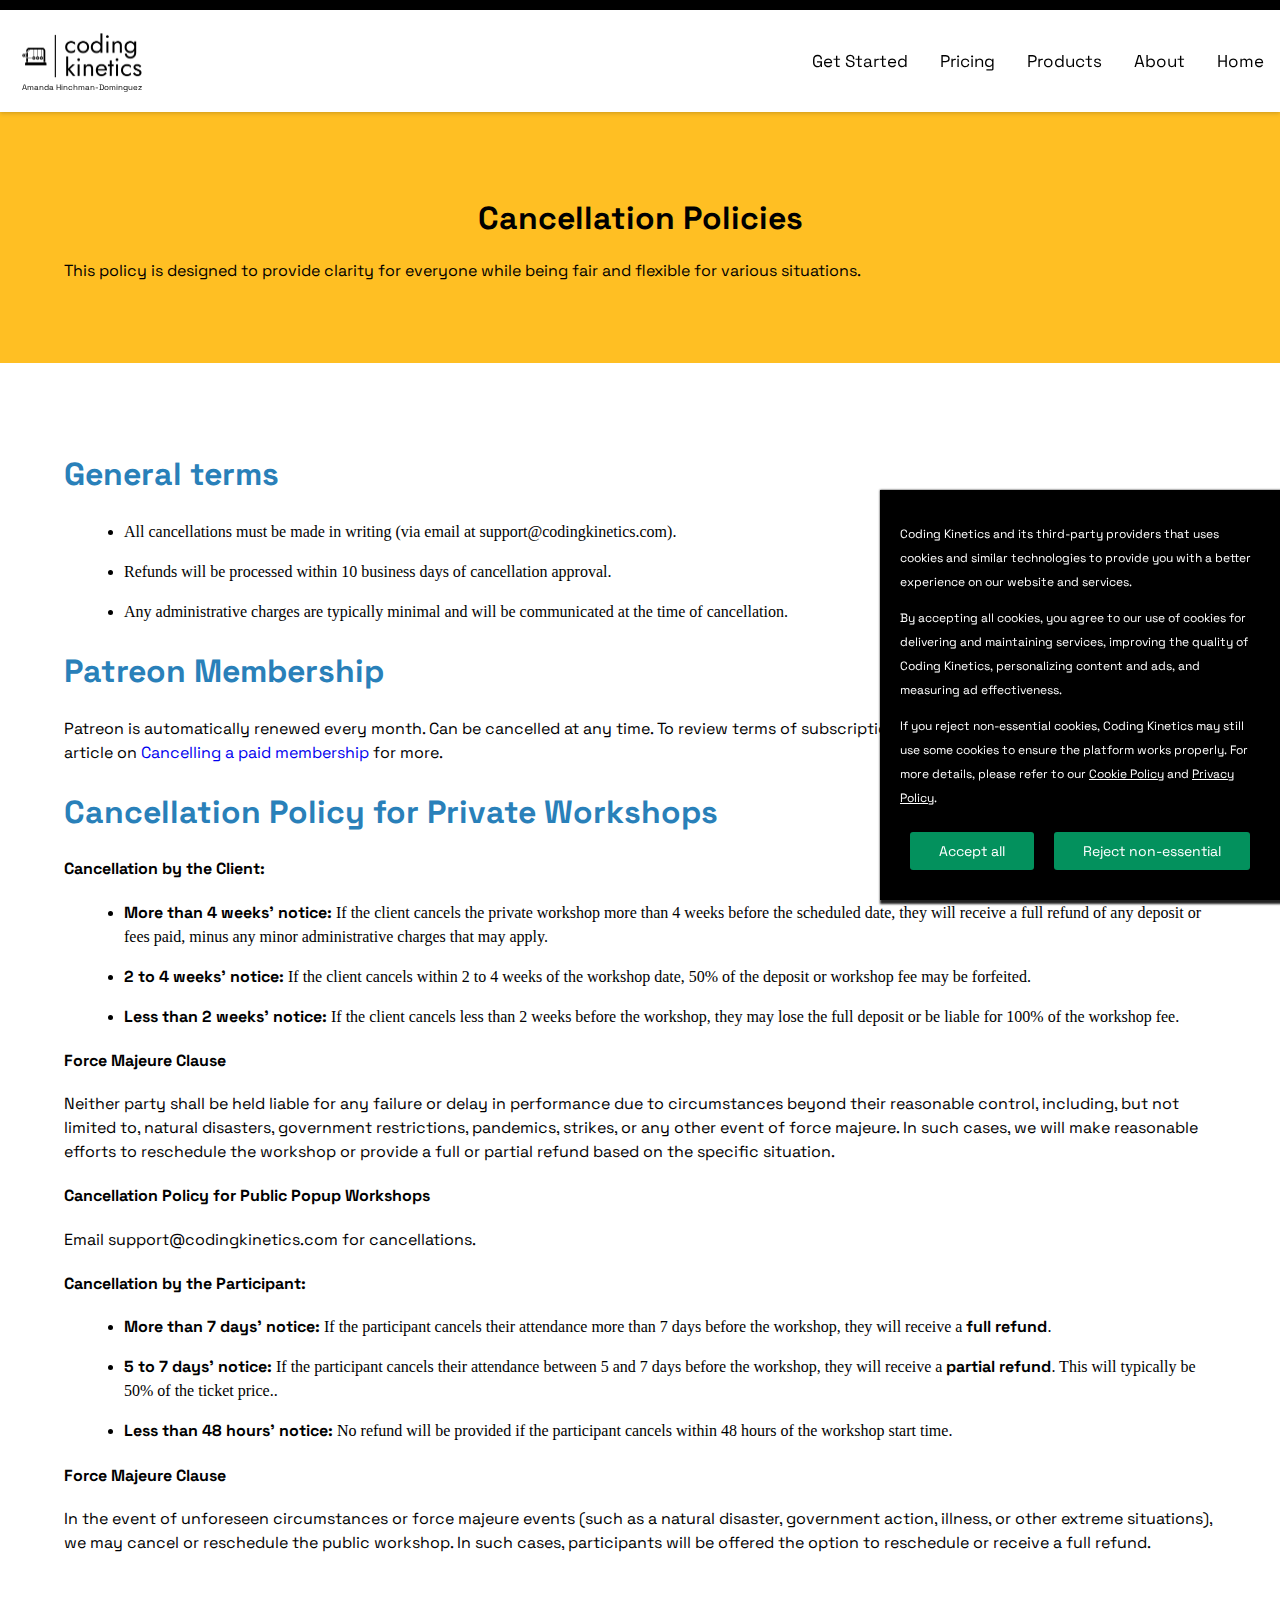
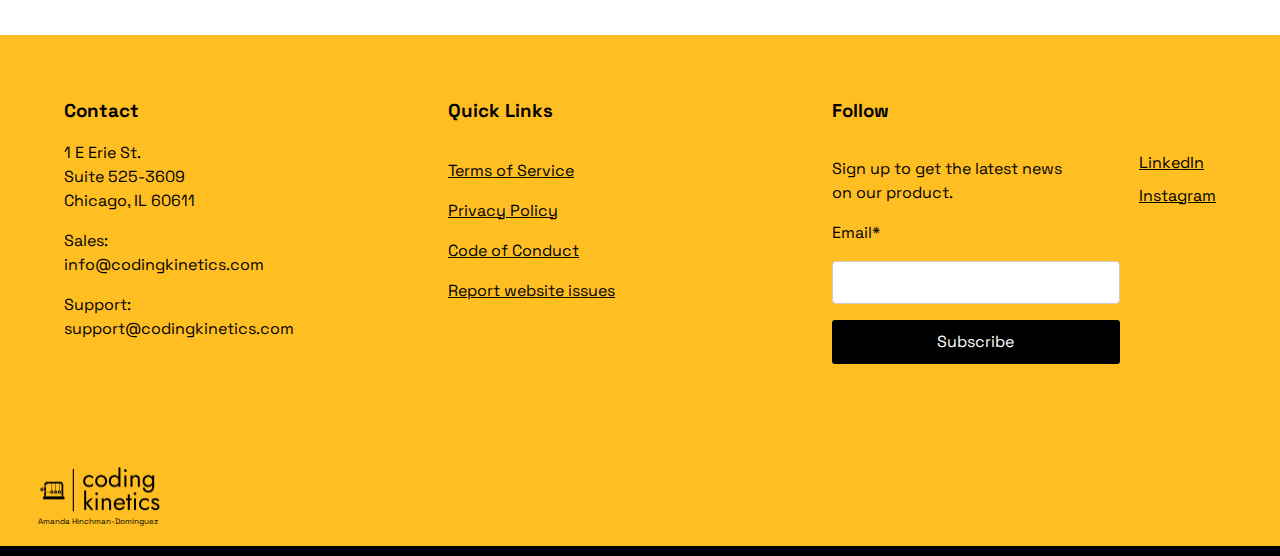
<file: cancellation-policy.html>
<!DOCTYPE html>
<html lang="en">
<head>
    <meta charset="UTF-8">
    <meta name="viewport" content="width=device-width, initial-scale=1.0">
    <meta property="og:url" content="https://codingkinetics.com/code-of-conduct.html"/>
    <meta property="og:type" content="website">
    <meta property="og:title" content="Coding Kinetics | Cancellation Policy">
    <meta property="og:description" content="Offering diverse Kotlin content ranging from training, to online courses, and quick code snippets tailored to your needs at all levels.">
    <meta property="og:image" content="https://codingkinetics.com/assets/code-of-conduct.png?q=70&amp;auto=format">
    <link rel="shortcut icon" type="image/x-icon" href="./logos/favicon.ico" />
    <link rel="stylesheet" href="./styles/global.css" />
    <link rel="stylesheet" href="./styles/styles.css" />
    <link rel="stylesheet" href="styles/legal-documentation.css" />
    <link rel='stylesheet' media='handheld, only screen and (max-device-width: 600px)' href='styles/phone.css'>
    <script src="https://ajax.googleapis.com/ajax/libs/jquery/3.7.1/jquery.min.js" defer></script>
    <script src="./js/global.js" defer></script>
    <script src="./js/cookie-consent-management.js" defer></script>
    <title>Cancellation Policies</title>
</head>
<body>
    <div class="header">
        <div class="divider"></div>
        <div class="navigation">
            <a href="./index.html">
                <img class="logo-img" src="./logos/logo-transparent.png" alt=""/>
                <div class="author-name">Amanda Hinchman-Dominguez</div>
            </a>
            <div class="topnav" id="myLink">
                <img class="menu-nav icon" src="./assets/hamburger-menu.svg"/>
                <div class="nav-links">
                    <a href="./index.html">Home</a>
                    <a href="./about.html">About</a>
                    <a href="./products.html">Products</a>
                    <a href="./pricing.html">Pricing</a>
                    <a href="./get-started.html">Get Started</a>
                </div>
            </div>
        </div>
    </div>
    <div class="body-content">
        <div class="title-section code-section section">
            <h1>Cancellation Policies</h1>
            <p>This policy is designed to provide clarity for everyone while being fair and flexible for various situations.</p>
        </div>
        <div class="code-of-conduct section">
            <div class="code-section">
                <h2>General terms</h2>
                <ul>
                    <li>All cancellations must be made in writing (via email at support@codingkinetics.com).</li>
                    <li>Refunds will be processed within 10 business days of cancellation approval.</li>
                    <li>Any administrative charges are typically minimal and will be communicated at the time of cancellation.</li>
                </ul>
            </div>
            <div class="code-section">
                <h2>Patreon Membership</h2>
                <p>Patreon is automatically renewed every month. Can be cancelled at any time. To review terms of subscription and cancellation, please view Patreon's article on <a href="https://support.patreon.com/hc/en-us/articles/360005502572-Canceling-a-paid-membership">Cancelling a paid membership</a> for more.</p>
            </div>
            <div class="code-section">
                <h2>Cancellation Policy for Private Workshops</h2>
                <h4>Cancellation by the Client:</h4>
                <ul>
                    <li><strong>More than 4 weeks' notice:</strong> If the client cancels the private workshop more than 4 weeks before the scheduled date, they will receive a full refund of any deposit or fees paid, minus any minor administrative charges that may apply.</li>
                    <li><strong>2 to 4 weeks' notice:</strong> If the client cancels within 2 to 4 weeks of the workshop date, 50% of the deposit or workshop fee may be forfeited.</li>
                    <li><strong>Less than 2 weeks' notice:</strong> If the client cancels less than 2 weeks before the workshop, they may lose the full deposit or be liable for 100% of the workshop fee.</li>
                </ul>
                <h4>Force Majeure Clause</h4>
                <p>Neither party shall be held liable for any failure or delay in performance due to circumstances beyond their reasonable control, including, but not limited to, natural disasters, government restrictions, pandemics, strikes, or any other event of force majeure. In such cases, we will make reasonable efforts to reschedule the workshop or provide a full or partial refund based on the specific situation.</p>
            </div>
            <div class="code-section">
                <h4>Cancellation Policy for Public Popup Workshops</h4>
                <p>Email support@codingkinetics.com for cancellations.</p>
                <h4>Cancellation by the Participant:</h4>
                <ul>
                    <li><strong>More than 7 days' notice:</strong> If the participant cancels their attendance more than 7 days before the workshop, they will receive a <strong>full refund</strong>.</li>
                    <li><strong>5 to 7 days' notice:</strong> If the participant cancels their attendance between 5 and 7 days before the workshop, they will receive a <strong>partial refund</strong>. This will typically be 50% of the ticket price..</li>
                    <li><strong>Less than 48 hours' notice:</strong> No refund will be provided if the participant cancels within 48 hours of the workshop start time.</li>
                </ul>
                <h4>Force Majeure Clause</h4>
                <p>In the event of unforeseen circumstances or force majeure events (such as a natural disaster, government action, illness, or other extreme situations), we may cancel or reschedule the public workshop. In such cases, participants will be offered the option to reschedule or receive a full refund.</p>
            </div>
        </div>
    </div>
    <div class="junk-drawer">
        <div class="junk-links row section">
            <div class="junk-contact junk-section">
                <h3 class="contact">Contact</h3>
                <p class="junk-text">1 E Erie St.<br/>Suite 525-3609<br/>Chicago, IL 60611</p>
                <p class="junk-text">Sales:<br/>info@codingkinetics.com</p>
                <p class="junk-text">Support:<br/>support@codingkinetics.com</p>
            </div>
            <div class="junk-quick-links junk-section">
                <h3 class="quick-links">Quick Links</h3>
                <a class="link" href="./terms-of-service.html">Terms of Service</a>
                <a class="link" href="./privacy-policy.html">Privacy Policy</a>
                <a class="link" href="./code-of-conduct.html">Code of Conduct</a>
                <a class="link" href="https://github.com/Coding-Kinetics/coding-kinetics/issues/new/choose">Report website issues</a>
            </div>
            <div class="junk-follow junk-section">
                <h3 class="follow ">Follow</h3>
                <div class="junk-follow-section">
                    <div class="follow-subscribe">
                        <p class="junk-text">Sign up to get the latest news <br/> on our product.</p>
                        <p class="junk-text">Email*</p>
                        <form class="subscribe" action="">
                            <input type="text" id="email-subscribe-input"/>
                        </form>
                        <p class="black-button email-subscribe-button">Subscribe</p>
                    </div>
                    <div class="follow-socials">
                        <a class="link" href="https://www.linkedin.com/company/coding-kinetics">LinkedIn</a>
                        <a class="link" href="https://www.instagram.com/amanda_talks_kotlin/">Instagram</a>
                    </div>
                </div>
            </div>
        </div>
        <a class="junk-logo" href="./index.html">
            <img class="logo-img" src="./logos/logo-transparent.png" alt=""/>
            <div class="author-name">Amanda Hinchman-Dominguez</div>
        </a>
    </div>
    <div class="divider"></div>
    <div class="cookie-notice">
        <div class="cookie-notice-slide">
            <p>Coding Kinetics and its third-party providers that uses cookies and similar technologies to provide you with a better experience on our website and services.</p>
            <p>By accepting all cookies, you agree to our use of cookies for delivering and maintaining services, improving the quality of Coding Kinetics, personalizing content and ads, and measuring ad effectiveness.</p>
            <p>If you reject non-essential cookies, Coding Kinetics may still use some cookies to ensure the platform works properly. For more details, please refer to our <a class="cookies link page-under-construction">Cookie Policy</a> and <a class=" cookies link" href="./privacy-policy.html">Privacy Policy</a>.</p>
            <div class="row cookie-notice-buttons">
                <div class="cookie-button accept-button">Accept all</div>
                <div class="cookie-button reject-button">Reject non-essential</div>
            </div>
        </div>
    </div>
    <div id="subscribe-screen">
        <!-- MailerLite Universal -->
        <div class="ml-embedded subscribe-by-email" data-form="mNZx0g"></div>
        <!-- End MailerLite Universal -->
    </div>
    <div id="page-under-construction">
        <div class="wip">
            <div class="wip-sign">
                <p class="wip-title">CAUTION</p>
                <p>Page under construction</p>
                <img src="./assets/crane-4.svg" alt=""/>
                <p class="wip-desc">Sign up by email for product updates:</p>
                <p class="email-subscribe-button subscribe-wip black-button">Notify Me</p>
            </div>
        </div>
    </div>
</body>
</html>
</file>
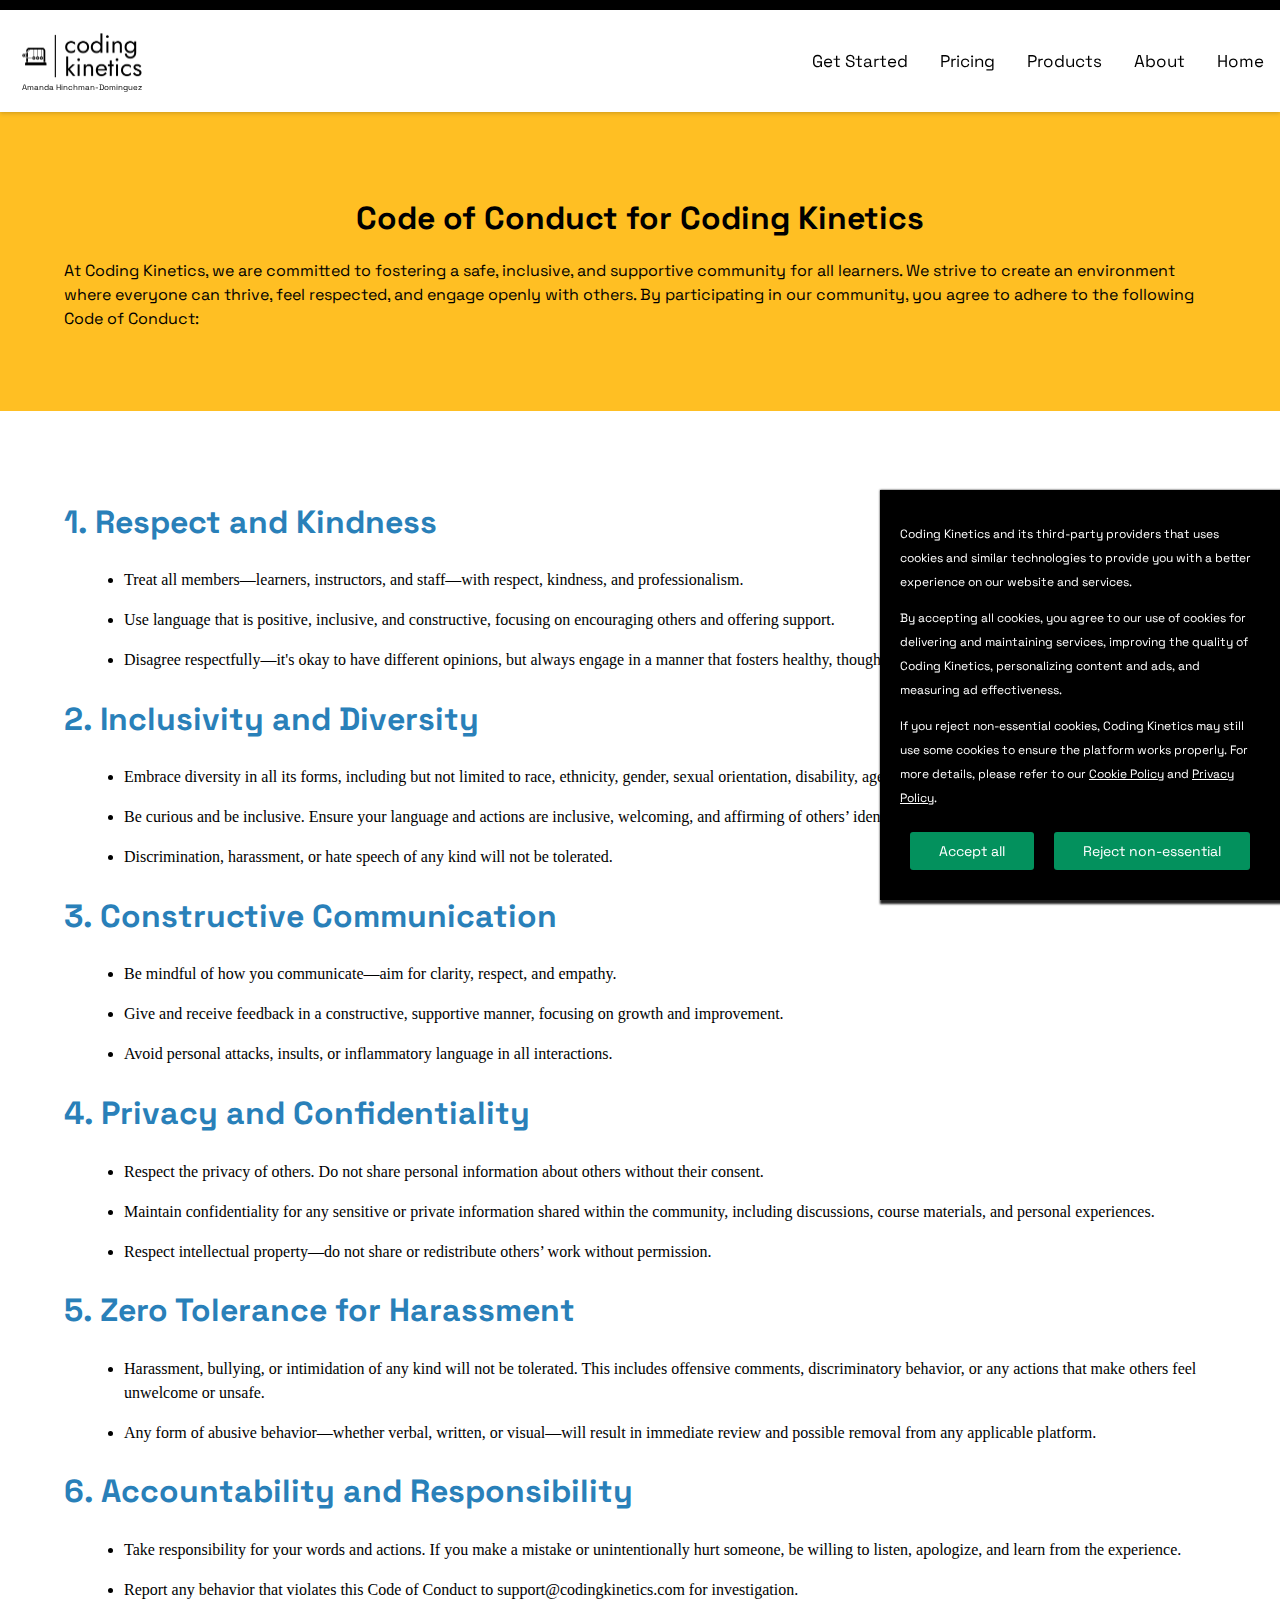
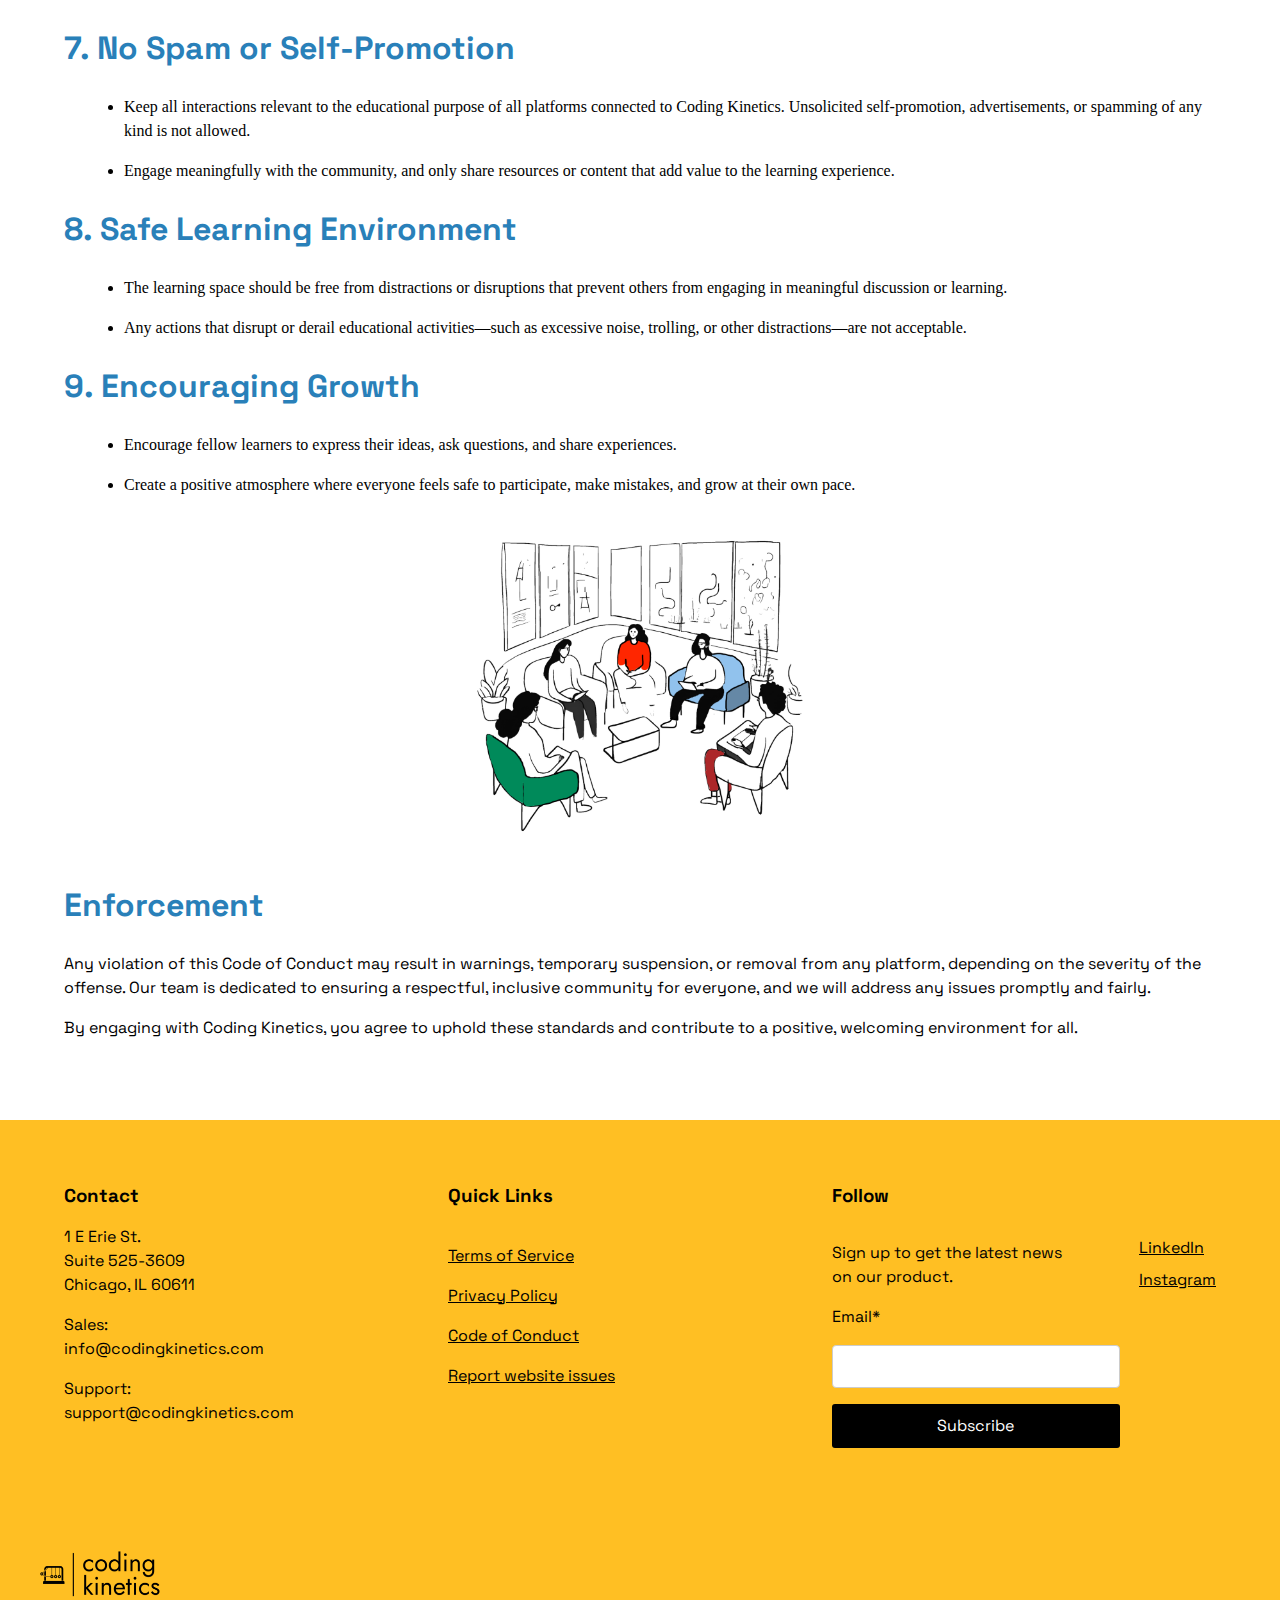
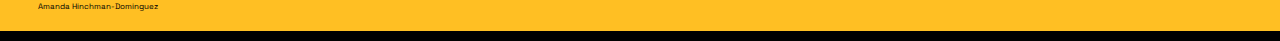
<file: code-of-conduct.html>
<!DOCTYPE html>
<html lang="en">
<head>
    <meta charset="UTF-8">
    <meta name="viewport" content="width=device-width, initial-scale=1.0">
    <meta property="og:url" content="https://codingkinetics.com/code-of-conduct.html"/>
    <meta property="og:type" content="website">
    <meta property="og:title" content="Coding Kinetics | Code of Conduct">
    <meta property="og:description" content="Offering diverse Kotlin content ranging from training, to online courses, and quick code snippets tailored to your needs at all levels.">
    <meta property="og:image" content="https://codingkinetics.com/assets/code-of-conduct.png?q=70&amp;auto=format">
    <link rel="shortcut icon" type="image/x-icon" href="./logos/favicon.ico" />
    <link rel="stylesheet" href="./styles/global.css" />
    <link rel="stylesheet" href="./styles/styles.css" />
    <link rel="stylesheet" href="styles/legal-documentation.css" />
    <link rel='stylesheet' media='handheld, only screen and (max-device-width: 600px)' href='styles/phone.css'>
    <script src="https://ajax.googleapis.com/ajax/libs/jquery/3.7.1/jquery.min.js" defer></script>
    <script src="./js/global.js" defer></script>
    <script src="./js/cookie-consent-management.js" defer></script>
    <title>Coding Kinetics | Code of Conduct</title>
</head>
<body>
    <div class="header">
        <div class="divider"></div>
        <div class="navigation">
            <a href="./index.html">
                <img class="logo-img" src="./logos/logo-transparent.png" alt=""/>
                <div class="author-name">Amanda Hinchman-Dominguez</div>
            </a>
            <div class="topnav" id="myLink">
                <img class="menu-nav icon" src="./assets/hamburger-menu.svg"/>
                <div class="nav-links">
                    <a href="./index.html">Home</a>
                    <a href="./about.html">About</a>
                    <a href="./products.html">Products</a>
                    <a href="./pricing.html">Pricing</a>
                    <a href="./get-started.html">Get Started</a>
                </div>
            </div>
        </div>
    </div>
    <div class="body-content">
        <div class="title-section code-section section">
            <h1>Code of Conduct for Coding Kinetics</h1>
            <p>At Coding Kinetics, we are committed to fostering a safe, inclusive, and supportive community for all learners. We strive to create an environment where everyone can thrive, feel respected, and engage openly with others. By participating in our community, you agree to adhere to the following Code of Conduct:</p>
        </div>
        <div class="code-of-conduct section">
            <div class="code-section">
                <h2>1. Respect and Kindness</h2>
                <ul>
                    <li>Treat all members—learners, instructors, and staff—with respect, kindness, and professionalism.</li>
                    <li>Use language that is positive, inclusive, and constructive, focusing on encouraging others and offering support.</li>
                    <li>Disagree respectfully—it's okay to have different opinions, but always engage in a manner that fosters healthy, thoughtful discussion.</li>
                </ul>
            </div>
            <div class="code-section">
                <h2>2. Inclusivity and Diversity</h2>
                <ul>
                    <li>Embrace diversity in all its forms, including but not limited to race, ethnicity, gender, sexual orientation, disability, age, socioeconomic status, and cultural background.</li>
                    <li>Be curious and be inclusive. Ensure your language and actions are inclusive, welcoming, and affirming of others’ identities.</li>
                    <li>Discrimination, harassment, or hate speech of any kind will not be tolerated.</li>
                </ul>
            </div>

            <div class="code-section">
                <h2>3. Constructive Communication</h2>
                <ul>
                    <li>Be mindful of how you communicate—aim for clarity, respect, and empathy.</li>
                    <li>Give and receive feedback in a constructive, supportive manner, focusing on growth and improvement.</li>
                    <li>Avoid personal attacks, insults, or inflammatory language in all interactions.</li>
                </ul>
            </div>

            <div class="code-section">
                <h2>4. Privacy and Confidentiality</h2>
                <ul>
                    <li>Respect the privacy of others. Do not share personal information about others without their consent.</li>
                    <li>Maintain confidentiality for any sensitive or private information shared within the community, including discussions, course materials, and personal experiences.</li>
                    <li>Respect intellectual property—do not share or redistribute others’ work without permission.</li>
                </ul>
            </div>

            <div class="code-section">
                <h2>5. Zero Tolerance for Harassment</h2>
                <ul>
                    <li>Harassment, bullying, or intimidation of any kind will not be tolerated. This includes offensive comments, discriminatory behavior, or any actions that make others feel unwelcome or unsafe.</li>
                    <li>Any form of abusive behavior—whether verbal, written, or visual—will result in immediate review and possible removal from any applicable platform.</li>
                </ul>
            </div>

            <div class="code-section">
                <h2>6. Accountability and Responsibility</h2>
                <ul>
                    <li>Take responsibility for your words and actions. If you make a mistake or unintentionally hurt someone, be willing to listen, apologize, and learn from the experience.</li>
                    <li>Report any behavior that violates this Code of Conduct to support@codingkinetics.com for investigation.</li>
                </ul>
            </div>

            <div class="code-section">
                <h2>7. No Spam or Self-Promotion</h2>
                <ul>
                    <li>Keep all interactions relevant to the educational purpose of all platforms connected to Coding Kinetics. Unsolicited self-promotion, advertisements, or spamming of any kind is not allowed.</li>
                    <li>Engage meaningfully with the community, and only share resources or content that add value to the learning experience.</li>
                </ul>
            </div>

            <div class="code-section">
                <h2>8. Safe Learning Environment</h2>
                <ul>
                    <li>The learning space should be free from distractions or disruptions that prevent others from engaging in meaningful discussion or learning.</li>
                    <li>Any actions that disrupt or derail educational activities—such as excessive noise, trolling, or other distractions—are not acceptable.</li>
                </ul>
            </div>

            <div class="code-section">
                <h2>9. Encouraging Growth</h2>
                <ul>
                    <li>Encourage fellow learners to express their ideas, ask questions, and share experiences.</li>
                    <li>Create a positive atmosphere where everyone feels safe to participate, make mistakes, and grow at their own pace.</li>
                </ul>
            </div>
            <img class="code-conduct-img" src="./assets/code-of-conduct.png" alt="Code of Conduct"/>
            <div class="code-section">
                <h2>Enforcement</h2>
                <p>Any violation of this Code of Conduct may result in warnings, temporary suspension, or removal from any platform, depending on the severity of the offense. Our team is dedicated to ensuring a respectful, inclusive community for everyone, and we will address any issues promptly and fairly.</p>
                <p>By engaging with Coding Kinetics, you agree to uphold these standards and contribute to a positive, welcoming environment for all.</p>
            </div>
        </div>
    </div>
    <div class="junk-drawer">
        <div class="junk-links row section">
            <div class="junk-contact junk-section">
                <h3 class="contact">Contact</h3>
                <p class="junk-text">1 E Erie St.<br/>Suite 525-3609<br/>Chicago, IL 60611</p>
                <p class="junk-text">Sales:<br/>info@codingkinetics.com</p>
                <p class="junk-text">Support:<br/>support@codingkinetics.com</p>
            </div>
            <div class="junk-quick-links junk-section">
                <h3 class="quick-links">Quick Links</h3>
                <a class="link" href="./terms-of-service.html">Terms of Service</a>
                <a class="link" href="./privacy-policy.html">Privacy Policy</a>
                <a class="link" href="./code-of-conduct.html">Code of Conduct</a>
                <a class="link" href="https://github.com/Coding-Kinetics/coding-kinetics/issues/new/choose">Report website issues</a>
            </div>
            <div class="junk-follow junk-section">
                <h3 class="follow ">Follow</h3>
                <div class="junk-follow-section">
                    <div class="follow-subscribe">
                        <p class="junk-text">Sign up to get the latest news <br/> on our product.</p>
                        <p class="junk-text">Email*</p>
                        <form class="subscribe" action="">
                            <input type="text" id="email-subscribe-input"/>
                        </form>
                        <p class="black-button email-subscribe-button">Subscribe</p>
                    </div>
                    <div class="follow-socials">
                        <a class="link" href="https://www.linkedin.com/company/coding-kinetics">LinkedIn</a>
                        <a class="link" href="https://www.instagram.com/amanda_talks_kotlin/">Instagram</a>
                    </div>
                </div>
            </div>
        </div>
        <a class="junk-logo" href="./index.html">
            <img class="logo-img" src="./logos/logo-transparent.png" alt=""/>
            <div class="author-name">Amanda Hinchman-Dominguez</div>
        </a>
    </div>
    <div class="divider"></div>
    <div class="cookie-notice">
        <div class="cookie-notice-slide">
            <p>Coding Kinetics and its third-party providers that uses cookies and similar technologies to provide you with a better experience on our website and services.</p>
            <p>By accepting all cookies, you agree to our use of cookies for delivering and maintaining services, improving the quality of Coding Kinetics, personalizing content and ads, and measuring ad effectiveness.</p>
            <p>If you reject non-essential cookies, Coding Kinetics may still use some cookies to ensure the platform works properly. For more details, please refer to our <a class="cookies link page-under-construction">Cookie Policy</a> and <a class=" cookies link" href="./privacy-policy.html">Privacy Policy</a>.</p>
            <div class="row cookie-notice-buttons">
                <div class="cookie-button accept-button">Accept all</div>
                <div class="cookie-button reject-button">Reject non-essential</div>
            </div>
        </div>
    </div>
    <div id="subscribe-screen">
        <!-- MailerLite Universal -->
        <div class="ml-embedded subscribe-by-email" data-form="mNZx0g"></div>
        <!-- End MailerLite Universal -->
    </div>
    <div id="page-under-construction">
        <div class="wip">
            <div class="wip-sign">
                <p class="wip-title">CAUTION</p>
                <p>Page under construction</p>
                <img src="./assets/crane-4.svg" alt=""/>
                <p class="wip-desc">Sign up by email for product updates:</p>
                <p class="email-subscribe-button subscribe-wip black-button">Notify Me</p>
            </div>
        </div>
    </div>
</body>
</html>
</file>
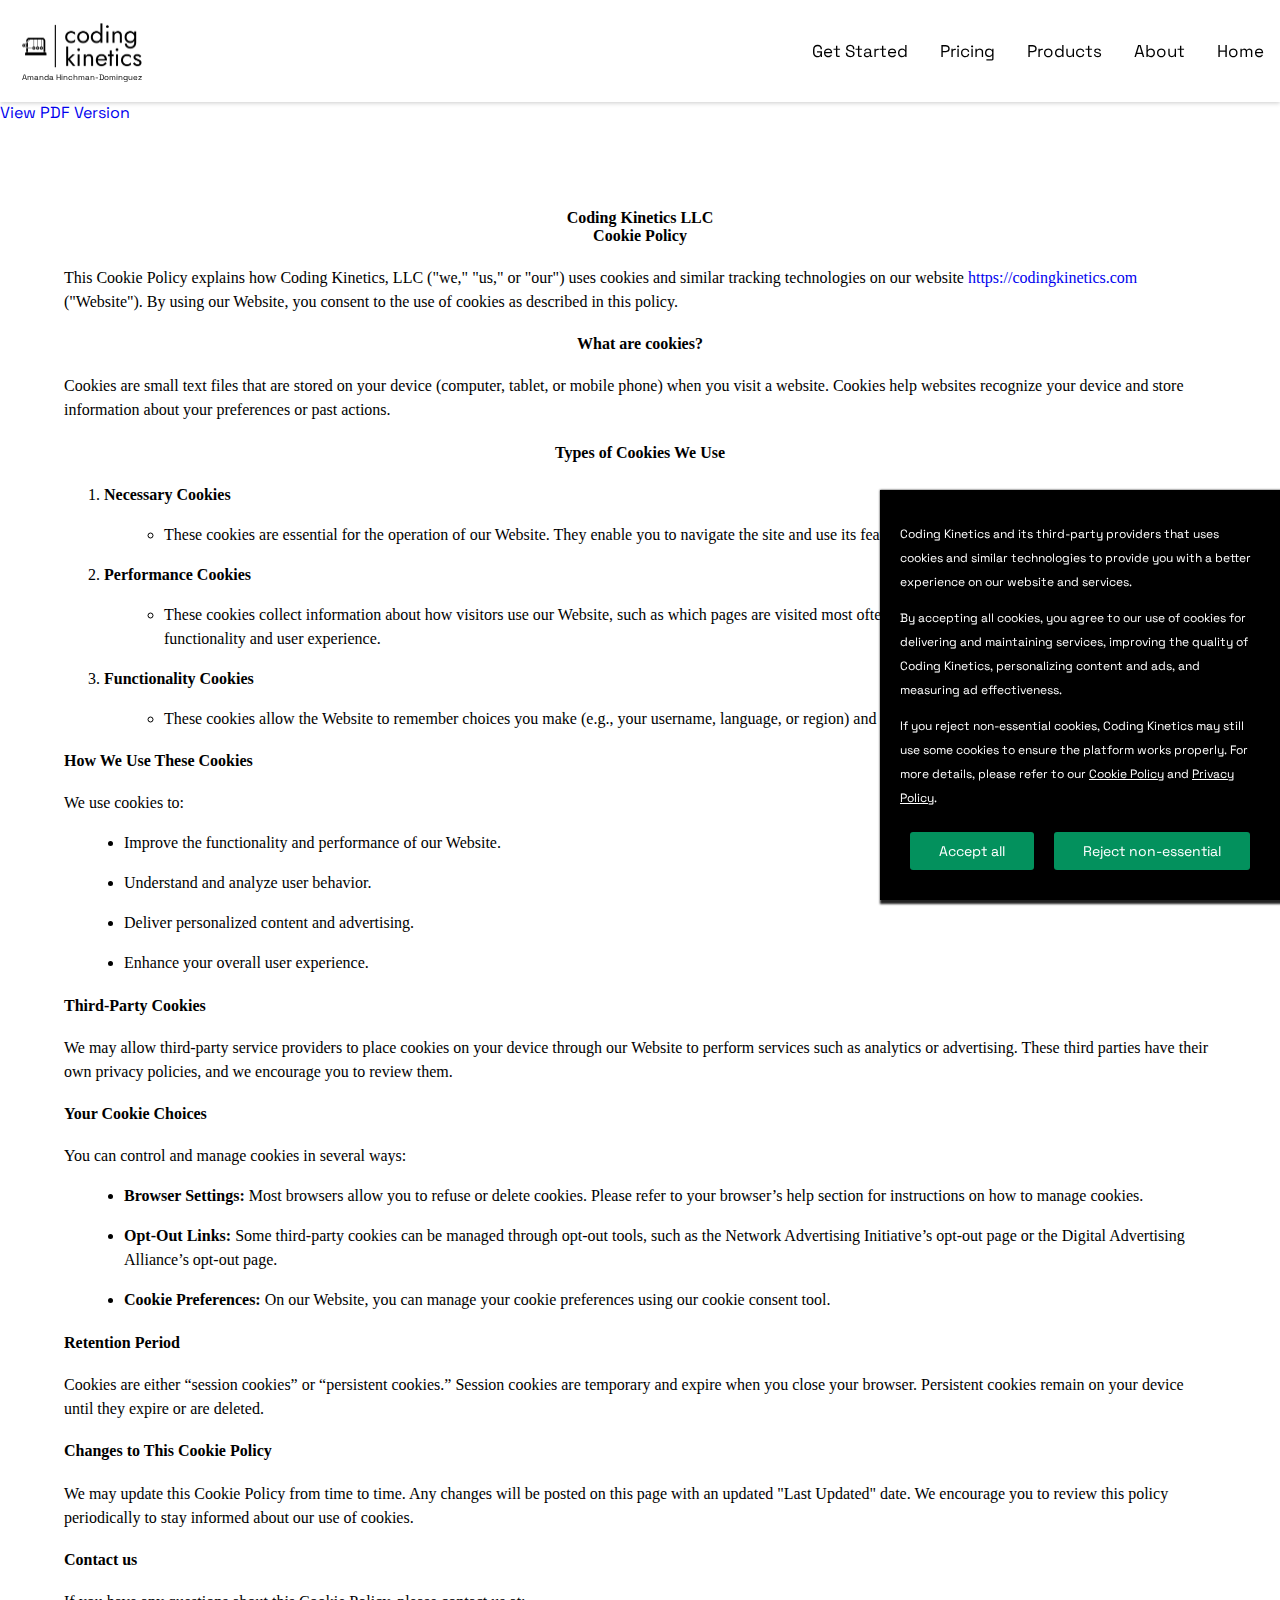
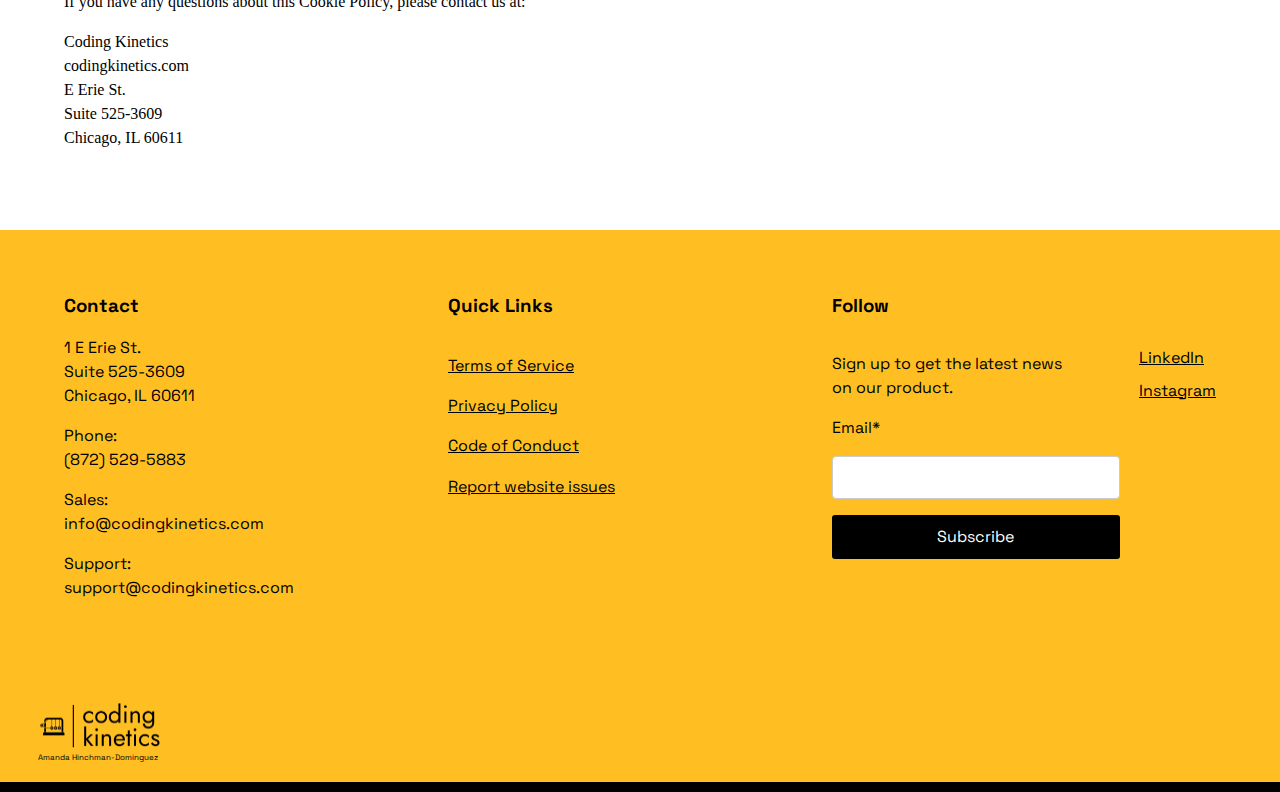
<file: cookie-policy.html>
<!DOCTYPE html>
<html lang="en">
    <head>
        <meta charset="UTF-8">
        <meta name="viewport" content="width=device-width, initial-scale=1.0">
        <meta property="og:url" content="https://codingkinetics.com/code-of-conduct.html"/>
        <meta property="og:type" content="website">
        <meta property="og:title" content="Coding Kinetics | Privacy Policy">
        <meta property="og:description" content="Offering diverse Kotlin content ranging from training, to online courses, and quick code snippets tailored to your needs at all levels.">
        <meta property="og:image" content="https://codingkinetics.com/assets/code-of-conduct.png?q=70&amp;auto=format">
        <link rel="shortcut icon" type="image/x-icon" href="./logos/favicon.ico" />
        <link rel="stylesheet" href="./styles/global.css" />
        <link rel="stylesheet" href="./styles/styles.css" />
        <link rel="stylesheet" href="styles/legal-documentation.css" />
        <link rel='stylesheet' media='handheld, only screen and (max-device-width: 600px)' href='styles/phone.css'>
        <script src="https://ajax.googleapis.com/ajax/libs/jquery/3.7.1/jquery.min.js" defer></script>
        <script src="./js/global.js" defer></script>
        <script src="./js/cookie-consent-management.js" defer></script>
        <title>Coding Kinetics | Privacy Policy</title>
    </head>
    <body>
        <div class="header">
            <div class="navigation">
                <a href="./index.html">
                    <img class="logo-img" src="./logos/logo-transparent.png" alt="Coding Kinetics. Amanda Hinchman-Dominguez"/>
                    <div class="author-name">Amanda Hinchman-Dominguez</div>
                </a>
                <div class="topnav" id="myLink">
                    <img class="menu-nav icon" src="./assets/hamburger-menu.svg" alt="navigation_menu"/>
                    <div class="nav-links">
                        <a href="./index.html">Home</a>
                        <a href="./about.html">About</a>
                        <a href="./products.html">Products</a>
                        <a href="./pricing.html">Pricing</a>
                        <a href="./get-started.html">Get Started</a>
                    </div>
                </div>
            </div>
        </div>
        <div class="body-content">
            <div class="spacer-terms"></div>
            <div class="view_as_pdf_button"><a href="https://www.dropbox.com/scl/fi/q3twa4la7fg0882uvq6xj/20250205_Cookie-Policy_Coding-Kinetics.pdf?rlkey=6a8bev92896yep9zywbp6u3bg&st=51ju83qq&dl=0">View PDF Version</a></div>
            <div class="section terms-of-service">
                <h4 class="tos-title">Coding Kinetics LLC<br>Cookie Policy</h4>
                <div class="code-section terms-of-service">
                    <p>This Cookie Policy explains how Coding Kinetics, LLC (&quot;we,&quot; &quot;us,&quot; or &quot;our&quot;) uses cookies and
                        similar tracking technologies on our website <a href="https://codingkinetics.com">https://codingkinetics.com</a> (&quot;Website&quot;). By using our Website,
                        you consent to the use of cookies as described in this policy.</p>
                </div>
                <h4 class="tos-title">What are cookies?</h4>
                <div class="code-section terms-of-service">
                    <p>Cookies are small text files that are stored on your device (computer, tablet, or mobile phone) when you visit a website. Cookies help websites recognize your device and store information about your preferences or past actions.</p>
                </div>
                <div class="code-section terms-of-service">
                    <h4 class="tos-title">Types of Cookies We Use</h4>
                    <ol>
                        <li><strong>Necessary Cookies</strong>
                            <ul>
                                <li>These cookies are essential for the operation of our Website. They enable you to navigate the site and use its features, such as accessing secure areas.</li>
                            </ul>
                        </li>
                        <li><strong>Performance Cookies</strong>
                            <ul>
                                <li>These cookies collect information about how visitors use our Website, such as which pages are visited most often. This data helps us improve the Website’s functionality and user experience.</li>
                            </ul>
                        </li>
                        <li><strong>Functionality Cookies</strong>
                            <ul>
                                <li>These cookies allow the Website to remember choices you make (e.g., your username, language, or region) and provide enhanced, more personalized features.</li>
                            </ul>
                        </li>
                    </ol>
                </div>
                <div class="code-section terms-of-service">
                    <h4>How We Use These Cookies</h4>
                    <p>We use cookies to:</p>
                    <ul>
                        <li>Improve the functionality and performance of our Website.</li>
                        <li>Understand and analyze user behavior.</li>
                        <li>Deliver personalized content and advertising.</li>
                        <li>Enhance your overall user experience.</li>
                    </ul>
                </div>
                <div class="code-section terms-of-service">
                    <h4>Third-Party Cookies</h4>
                    <p>We may allow third-party service providers to place cookies on your device through our Website  to perform services such as analytics or advertising. These third parties have their own privacy policies, and we encourage you to review them.</p>
                </div>
                <div class="code-section terms-of-service">
                    <h4>Your Cookie Choices</h4>
                    <p>You can control and manage cookies in several ways:</p>
                    <ul>
                        <li><strong>Browser Settings:</strong> Most browsers allow you to refuse or delete cookies. Please refer to
                            your browser’s help section for instructions on how to manage cookies.</li>
                        <li><strong>Opt-Out Links:</strong> Some third-party cookies can be managed through opt-out tools, such as
                            the Network Advertising Initiative’s opt-out page or the Digital Advertising Alliance’s
                            opt-out page.</li>
                        <li><strong>Cookie Preferences:</strong> On our Website, you can manage your cookie preferences using our cookie consent tool.</li>
                    </ul>
                </div>
                <div class="code-section terms-of-service">
                    <h4>Retention Period</h4>
                    <p>Cookies are either “session cookies” or “persistent cookies.” Session cookies are temporary and
                        expire when you close your browser. Persistent cookies remain on your device until they expire
                        or are deleted.</p>
                </div>
                <div class="code-section terms-of-service">
                    <h4>Changes to This Cookie Policy</h4>
                    <p>We may update this Cookie Policy from time to time. Any changes will be posted on this page with an updated &quot;Last Updated&quot; date. We encourage you to review this policy periodically to stay informed about our use of cookies.</p>
                </div>
                <div class="code-section terms-of-service">
                    <h4>Contact us</h4>
                    <p>If you have any questions about this Cookie Policy, please contact us at:</p>
                    <p>Coding Kinetics<br/>codingkinetics.com<br/>E Erie St.<br/>Suite 525-3609<br/>Chicago, IL 60611<br /></p>
                </div>
            </div>
        </div>
        <div class="junk-drawer">
            <div class="junk-links row section">
                <div class="junk-contact junk-section">
                    <h3 class="contact">Contact</h3>
                    <p class="junk-text">1 E Erie St.<br/>Suite 525-3609<br/>Chicago, IL 60611</p>
                    <p class="junk-text">Phone:<br />(872) 529-5883</p>
                    <p class="junk-text">Sales:<br/>info@codingkinetics.com</p>
                    <p class="junk-text">Support:<br/>support@codingkinetics.com</p>
                </div>
                <div class="junk-quick-links junk-section">
                    <h3 class="quick-links">Quick Links</h3>
                    <a class="link" href="./terms-of-service.html">Terms of Service</a>
                    <a class="link" href="./privacy-policy.html">Privacy Policy</a>
                    <a class="link" href="./code-of-conduct.html">Code of Conduct</a>
                    <a class="link" href="https://github.com/Coding-Kinetics/coding-kinetics/issues/new/choose">Report website issues</a>
                </div>
                <div class="junk-follow junk-section">
                    <h3 class="follow ">Follow</h3>
                    <div class="junk-follow-section">
                        <div class="follow-subscribe">
                            <p class="junk-text">Sign up to get the latest news <br/> on our product.</p>
                            <p class="junk-text">Email*</p>
                            <form class="subscribe" action="">
                                <input type="text" id="email-subscribe-input"/>
                            </form>
                            <p class="black-button email-subscribe-button">Subscribe</p>
                        </div>
                        <div class="follow-socials">
                            <a class="link" href="https://www.linkedin.com/company/coding-kinetics">LinkedIn</a>
                            <a class="link" href="https://www.instagram.com/amanda_talks_kotlin/">Instagram</a>
                        </div>
                    </div>
                </div>
            </div>
            <a class="junk-logo" href="./index.html">
                <img class="logo-img" src="./logos/logo-transparent.png" alt="Coding Kinetics. Amanda Hinchman-Dominguez"/>
                <div class="author-name">Amanda Hinchman-Dominguez</div>
            </a>
        </div>
        <div class="divider"></div>
        <div class="cookie-notice">
            <div class="cookie-notice-slide">
                <p>Coding Kinetics and its third-party providers that uses cookies and similar technologies to provide you with a better experience on our website and services.</p>
                <p>By accepting all cookies, you agree to our use of cookies for delivering and maintaining services, improving the quality of Coding Kinetics, personalizing content and ads, and measuring ad effectiveness.</p>
                <p>If you reject non-essential cookies, Coding Kinetics may still use some cookies to ensure the platform works properly. For more details, please refer to our <a class="cookies link" href="./cookie-policy.html">Cookie Policy</a> and <a class=" cookies link" href="./privacy-policy.html">Privacy Policy</a>.</p>
                <div class="row cookie-notice-buttons">
                    <div class="cookie-button accept-button">Accept all</div>
                    <div class="cookie-button reject-button">Reject non-essential</div>
                </div>
            </div>
        </div>
        <div id="subscribe-screen">
            <!-- MailerLite Universal -->
            <div class="ml-embedded subscribe-by-email" data-form="mNZx0g"></div>
            <!-- End MailerLite Universal -->
        </div>
        <div id="page-under-construction">
            <div class="wip">
                <div class="wip-sign">
                    <p class="wip-title">CAUTION</p>
                    <p>Page under construction</p>
                    <img src="./assets/crane-4.svg" alt=""/>
                    <p class="wip-desc">Sign up by email for Product updates:</p>
                    <p class="email-subscribe-button subscribe-wip black-button">Notify Me</p>
                </div>
            </div>
        </div>
    </body>
</html>
</file>
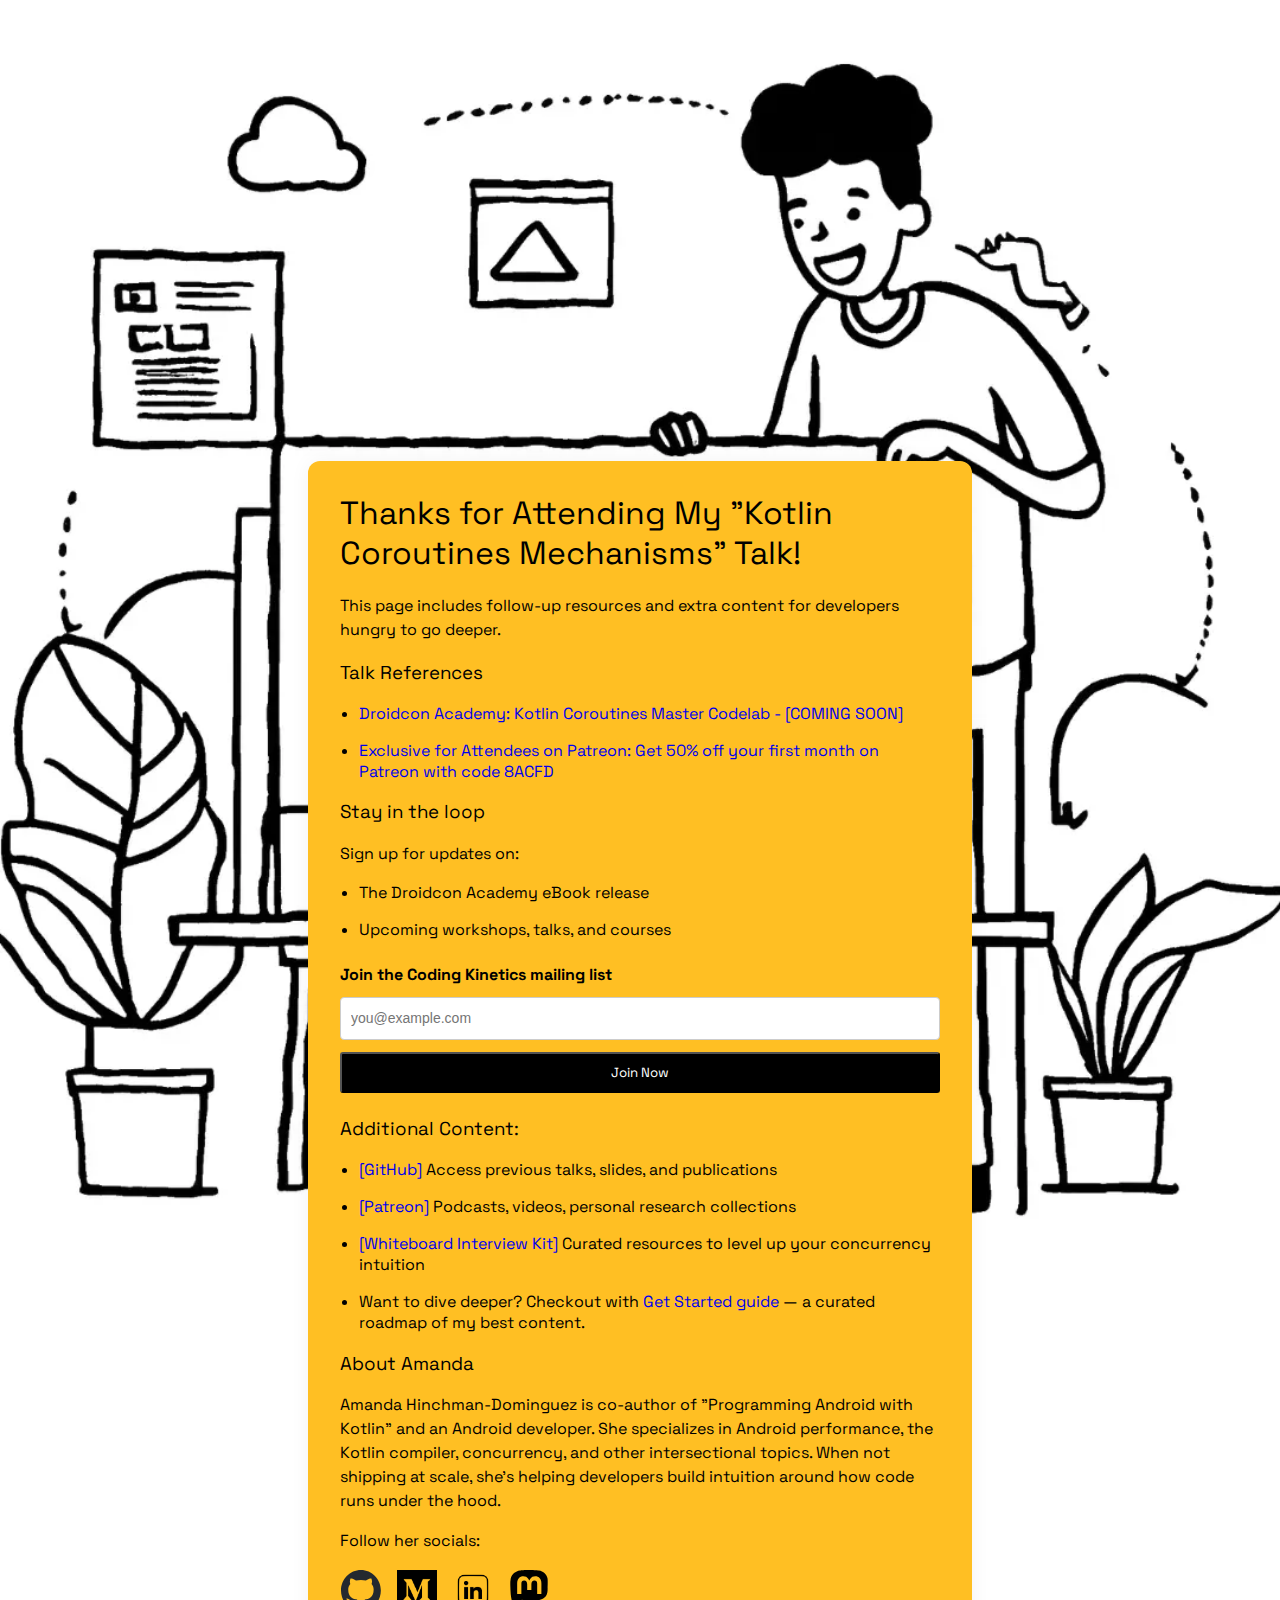
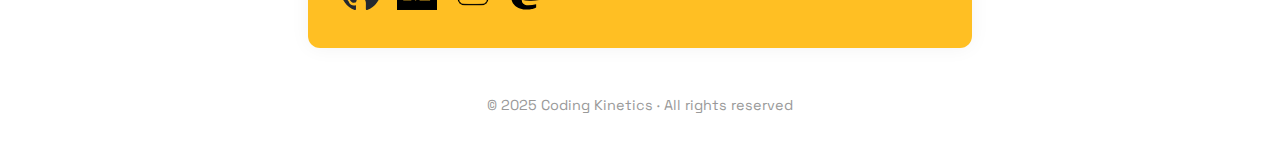
<file: dcnyc2025.html>
<!DOCTYPE html>
<html lang="en">
<head>
    <meta charset="UTF-8" />
    <meta name="viewport" content="width=device-width, initial-scale=1.0" />
    <title>Kotlin Coroutines - NYC 2025 Follow-up</title>
    <meta property="og:url" content="https://codingkinetics.com/dcnyc2025.html">
    <meta property="og:type" content="website">
    <meta property="og:title" content="Kotlin Coroutines - NYC 2025 Follow-up">
    <meta property="og:description" content="Thanks for attending ">
    <meta property="og:image" content="https://codingkinetics.com/assets/get-started.webp">
    <link rel="shortcut icon" type="image/x-icon" href="./logos/favicon.ico" />
    <link rel="stylesheet" href="./styles/global.css" />
    <link rel="stylesheet" href="./styles/styles.css" />
    <link rel="stylesheet" href="./styles/dcnyc2025.css" />
    <link rel='stylesheet' media='handheld, only screen and (max-device-width: 600px)' href='styles/phone.css'>
    <script src="https://ajax.googleapis.com/ajax/libs/jquery/3.7.1/jquery.min.js" defer></script>
    <script src="./js/global.js" defer></script>
    <script src="./js/cookie-consent-management.js" defer></script>
</head>
<body>
<section>
    <h1 class="title">Thanks for Attending My "Kotlin Coroutines Mechanisms" Talk!</h1>
    <p>This page includes follow-up resources and extra content for developers hungry to go deeper.</p>
    <h3>Talk References</h3>
    <ul>
        <li><a href="https://academy.droidcon.com/course/setup-mastering-kotlin-coroutines-from-basics-to-advanced">Droidcon Academy: Kotlin Coroutines Master Codelab - [COMING SOON]</a></li>
        <li><a href="https://www.patreon.com/amandahinchman/membership">Exclusive for Attendees on Patreon: Get 50% off your first month on Patreon with code 8ACFD</a></li>
    </ul>

    <h3>Stay in the loop</h3>
    <p>Sign up for updates on:</p>
    <ul>
        <li>The Droidcon Academy eBook release</li>
        <li>Upcoming workshops, talks, and courses</li>
    </ul>
    <div class="email-form">
        <label for="email-subscribe-input"><strong>Join the Coding Kinetics mailing list</strong></label>
        <input type="email" id="email-subscribe-input" placeholder="you@example.com" />
        <button type="submit" class="email-subscribe-button black-button">Join Now</button>
    </div>

    <h3>Additional Content:</h3>
    <ul>
        <li><a href="https://github.com/ahinchman1">[GitHub]</a> Access previous talks, slides, and publications</li>
        <li><a href="https://www.patreon.com/amandahinchman">[Patreon]</a> Podcasts, videos, personal research collections</li>
        <li><a href="https://www.patreon.com/AmandaHinchman/shop/workbook-whiteboarding-survival-kit-647628?source=storefront">[Whiteboard Interview Kit]</a> Curated resources to level up your concurrency intuition</li>
        <li>Want to dive deeper? Checkout with <a href="./get-started.html">Get Started guide</a> — a curated roadmap of my best content.</li>
    </ul>

    <h3>About Amanda</h3>
    <p>Amanda Hinchman-Dominguez is co-author of "Programming Android with Kotlin" and an Android developer. She specializes in Android performance, the Kotlin compiler, concurrency, and other intersectional topics. When not shipping at scale, she’s helping developers build intuition around how code runs under the hood.</p>
    <p>Follow her socials:</p>
    <div class="bio-links">
        <div class="github bio-social-icon">
            <a href="https://github.com/ahinchman1">
                <img src="./assets/github-mark.svg" alt="Follow Amanda Hinchman-Dominguez on Github"/>
            </a>
        </div>
        <div class="medium bio-social-icon">
            <a href="https://medium.com/@hinchman-amanda">
                <img src="./assets/medium-logo.png" alt="Follow Amanda Hinchman-Dominguez on Medium"/>
            </a>
        </div>
        <div class="linkedin bio-social-icon">
            <a href="https://www.linkedin.com/in/amanda-hinchman-dominguez-4190a7a4/">
                <img src="./assets/linkedin-logo.png" alt="Follow Amanda Hinchman-Dominguez on LinkedIn"/>
            </a>
        </div>
        <div class="mastodon bio-social-icon">
            <a href="https://androiddev.social/@amanda">
                <img src="./assets/logo-black.svg" alt="Follow Amanda Hinchman-Dominguez on Mastodon"/>
            </a>
        </div>
    </div>
</section>

<footer>
    &copy; 2025 Coding Kinetics · All rights reserved
</footer>
<div id="subscribe-screen">
    <!-- MailerLite Universal -->
    <div class="ml-embedded subscribe-by-email" data-form="mNZx0g"></div>
    <!-- End MailerLite Universal -->
</div>
</body>
</html>
</file>
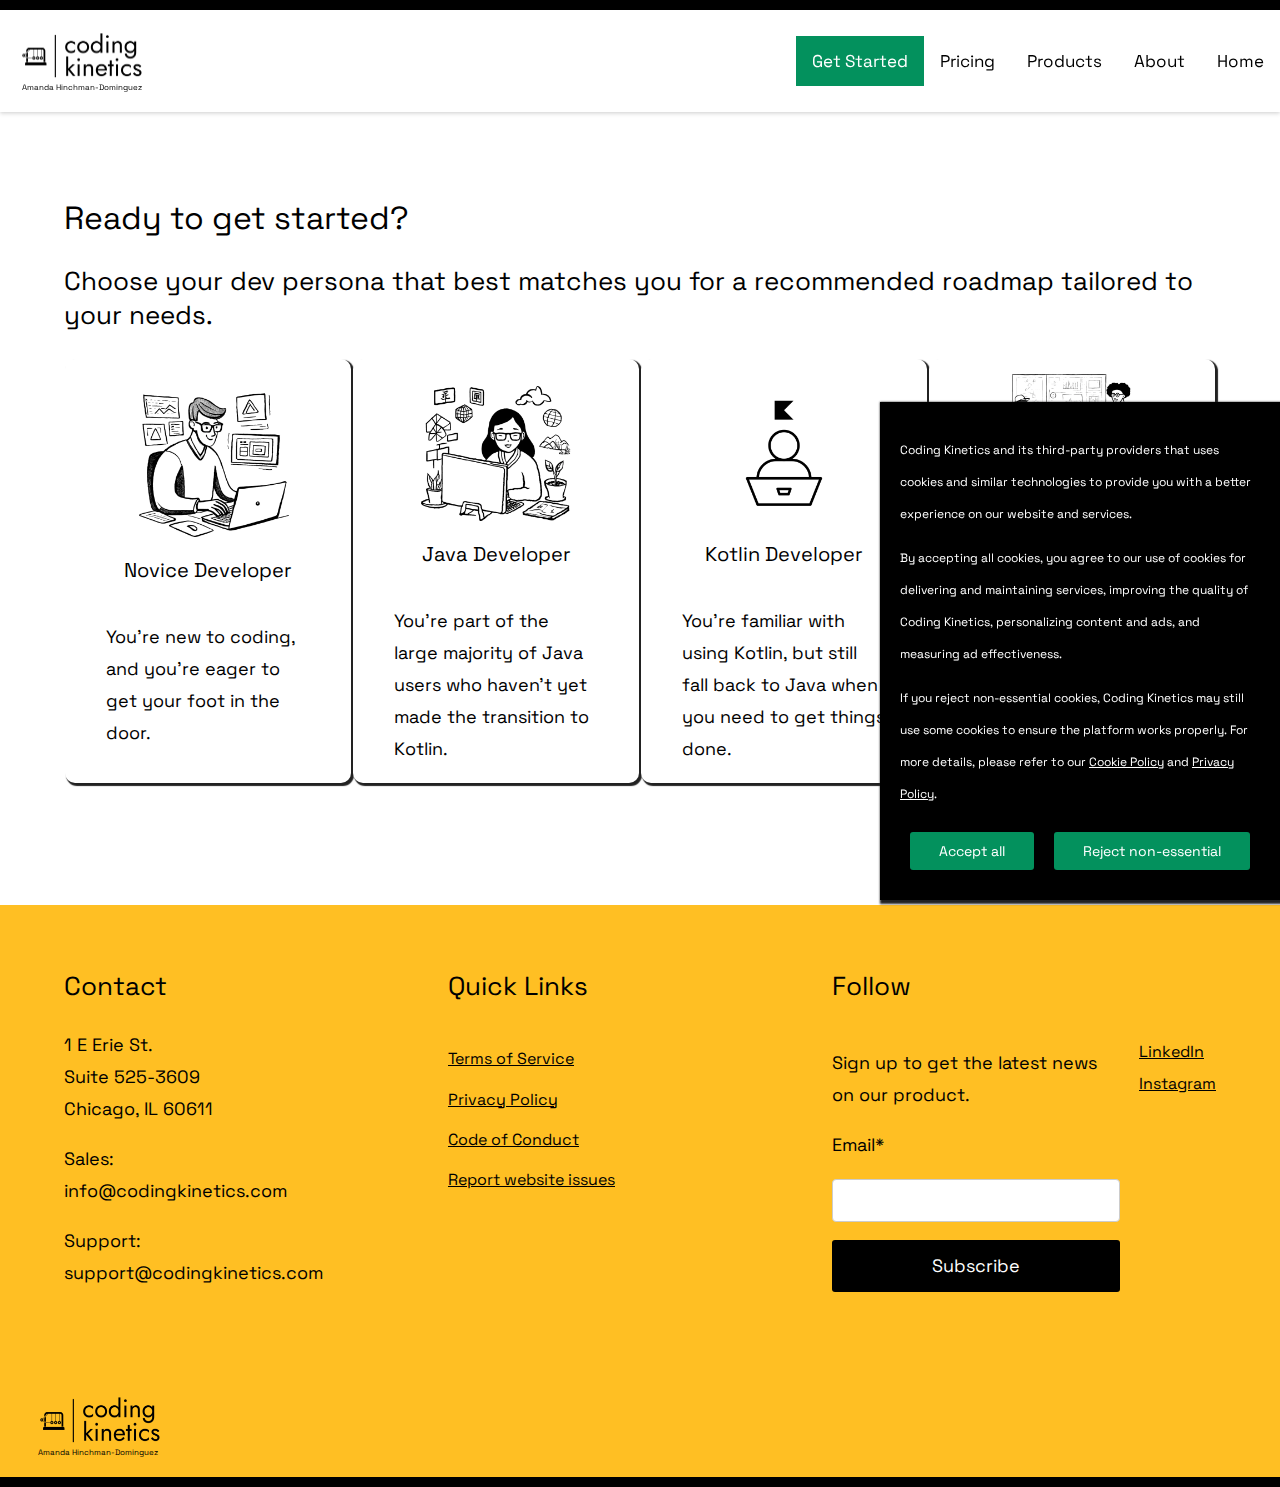
<file: get-started.html>
<!DOCTYPE html>
    <head>
        <meta charset="UTF-8"/>
        <meta name="viewport" content="width=device-width, initial-scale=1.0">
        <meta property="og:url" content="https://codingkinetics.com/get-started.html">
        <meta property="og:type" content="website">
        <meta property="og:title" content="Coding Kinetics | Get Started">
        <meta property="og:description" content="Offering diverse Kotlin content ranging from training, to online courses, and quick code snippets tailored to your needs at all levels.">
        <meta property="og:image" content="https://codingkinetics.com/assets/get-started.webp">
        <link rel="shortcut icon" type="image/x-icon" href="./logos/favicon.ico" />
        <link rel="stylesheet" href="./styles/global.css" />
        <link rel="stylesheet" href="./styles/styles.css" />
        <link rel="stylesheet" href="./styles/get-started.css" />
        <link rel='stylesheet' media='handheld, only screen and (max-device-width: 600px)' href='styles/phone.css'>
        <script src="https://ajax.googleapis.com/ajax/libs/jquery/3.7.1/jquery.min.js" defer></script>
        <script src="./js/get-started.js" defer></script>
        <script src="./js/global.js" defer></script>
        <script src="./js/cookie-consent-management.js" defer></script>
        <title>Coding Kinetics | Get Started</title>
    </head>
    <body>
        <div class="header">
            <div class="divider"></div>
            <div class="navigation">
                <a href="./index.html">
                    <img class="logo-img" src="./logos/logo-transparent.png" alt=""/>
                    <div class="author-name">Amanda Hinchman-Dominguez</div>
                </a>
                <div class="topnav" id="myLink">
                    <img class="menu-nav icon" src="./assets/hamburger-menu.svg" alt=""/>
                    <div class="nav-links">
                        <a href="./index.html">Home</a>
                        <a href="./about.html">About</a>
                        <a href="./products.html">Products</a>
                        <a href="./pricing.html">Pricing</a>
                        <a href="./get-started.html" class="active">Get Started</a>
                    </div>
                </div>
            </div>
        </div>
        <div class="body-content">
            <div class="character_profiles section">
                <h1 class="section-title">Ready to get started?</h1>
                <h3>Choose your dev persona that best matches you for a recommended roadmap tailored to your needs.</h3>
                <div class="quiz">
                    <div class="pick-persona">
                        <div id="novice-dev" class="persona single-player">
                            <img class="novice-dev-img" src="./assets/novice.webp" alt="Kotlin Kinetics is for everyone, even novice programmers."/>
                            <h3 class="button-label">Novice Developer</h3>
                            <p>You're new to coding, and you're eager to get your foot in the door.</p>
                        </div>
                        <div id="java-dev" class="persona single-player">
                            <img class="java-dev-img" src="./assets/java.webp" alt="Going from Java to Kotlin has never been easier with Coding Kinetics."/>
                            <h3 class="button-label">Java Developer</h3>
                            <p>You're part of the large majority of Java users who haven't yet made the transition to Kotlin.</p>
                        </div>
                        <div id="kotlin-dev" class="persona single-player">
                            <img class="kotlin-dev-img" src="./assets/kotlin.png" alt=""/>
                            <h3 class="button-label">Kotlin Developer</h3>
                            <p>You're familiar with using Kotlin, but still fall back to Java when you need to get things done.</p>
                        </div>
                        <div id="team" class="persona multi-player">
                            <img class="team-dev-img" src="./assets/teams.webp" alt="Kotlin is a rapidly growing language with strong industry support (e.g., Google’s backing for Android). Training your team in Kotlin positions the company to stay ahead of the curve."/>
                            <h3 class="button-label">Teams</h3>
                             <p>Your team is ready to transition to Kotlin, but unsure how to get up-to-speed & transition quickly.</p>
                        </div>
                    </div>
                    <div class="roadmap-single roadmap roadmap-novice">
                        <h2>Coding Kinetics is for everyone</h2>
                        <p>No matter where you’re starting. We’ve all been beginners at one point.</p>
                        <div class="row">
                            <img class="novice-img-roadmap img-roadmap" src="assets/novice-dev.webp" alt="Coding Kinetics makes learning easy for beginners or novice developers"/>
                            <h3>Learn from experts and accelerate your development journey.</h3>
                        </div>
                        <h3>Here are our current recommendations:</h3>
                        <div class="recommendations">
                            <div class="recommendations-content">
                                <div class="recommendation">
                                    <h3>Join Amanda's Code Snippets & Research on Patreon!</h3>
                                    <p>Get access to premium Kotlin content designed to boost your coding skills and accelerate your learning journey. Whether you're learning Kotlin for Android development, transitioning from Java, or preparing for technical interviews, this is the perfect place to level up.</p>
                                    <img class="notecard-sample" src="./assets/sample-notecard.webp" alt="Patreon Coding Kinetics notecard on 2D-Dynamic Programming: Unbounded knapsack"/>
                                    <h4>Why Patreon?</h4>
                                    <ul>
                                        <li><b>Access to the global Kotlin community:</b> Get an invitation to the KotlinLang Slack & join #kotlin-kinetics</li>
                                        <li><b>Spaced-Repetition Learning:</b> Stay consistent and retain what you learn with techniques that work</li>
                                        <li><b>Research & Insights:</b> Access Amanda's personal research into Kotlin, Android development, and coding practices.</li>
                                        <li><b>Exclusive Collections:</b> Dive into curated collections like:
                                            <ul>
                                                <li><i>Intro to Kotlin Collection</i></li>
                                                <li><i>Interview Collection</i></li>
                                            </ul>
                                        </li>
                                    </ul>
                                    <a href="https://www.patreon.com/AmandaHinchman" class="button">Take me to Patreon</a>
                                </div>
                                <div class="recommendation">
                                    <h3>Popup workshops in Chicago</h3>
                                    <p>Coding Kinetics simplifies the learning journey for novice developers with hands-on exercises and real-world examples to boost confidence and accelerate mastery.</p>
                                    <p>You might be interested in these workshop packages:</p>
                                    <div class="row">
                                        <div class="basic workshop-package">
                                            <p>Ideal for individuals looking for a structured introduction to Kotlin/Android/Tech topics</p>
                                            <p>Minimal interaction, focused on core concepts</p>
                                        </div>
                                    </div>
                                    <h4>Sign up Today!</h4>
                                    <p>Don’t miss out on the next popup! Sign up below to receive email updates on new workshops, exclusive offers, and product developments.</p>
                                    <a href="#" class="button email-subscribe-button">Sign Up</a>
                                </div>
                            </div>
                        </div>
                    </div>
                    <div class="roadmap-single roadmap roadmap-java">
                        <h2>Coding Kinetics: Simplify Your Kotlin Journey</h2>
                        <p>Don’t let syntax differences or new programming paradigms slow you down.</p>
                        <div class="row">
                            <img class="java-img-roadmap img-roadmap" src="assets/java-dev.webp" alt="Coding Kinetics is for Java developers."/>
                            <h3>Coding Kinetics offers streamlined options to help developers quickly adapt, mastering Kotlin with confidence and ease.</h3>
                        </div>
                        <h3>Start your Kotlin journey today:</h3>
                        <div class="recommendations">
                            <div class="recommendations-content">
                                <div class="recommendation">
                                    <h3>Join Amanda's Code Snippets & Research on Patreon!</h3>
                                    <p>Get access to premium Kotlin content designed to boost your coding skills and accelerate your learning journey. Whether you're learning Kotlin for Android development, transitioning from Java, or preparing for technical interviews, this is the perfect place to level up.</p>
                                    <img class="notecard-sample" src="./assets/sample-notecard.webp" alt="Patreon Coding Kinetics notecard on 2D-Dynamic Programming: Unbounded knapsack"/>
                                    <h4>Why Patreon?</h4>
                                    <ul>
                                        <li><b>Access to the global Kotlin community:</b> Get an invitation to the KotlinLang Slack & join #kotlin-kinetics</li>
                                        <li><b>Spaced-Repetition Learning:</b> Stay consistent and retain what you learn with techniques that work</li>
                                        <li><b>Research & Insights:</b> Access Amanda's personal research into Kotlin, Android development, and coding practices.</li>
                                        <li><b>Exclusive Collections:</b> Dive into curated collections like:
                                            <ul>
                                                <li><i>Java-to-Kotlin Collection</i></li>
                                                <li><i>Android & Kotlin Collection</i></li>
                                                <li><i>Interview Collection</i></li>
                                            </ul>
                                        </li>
                                    </ul>
                                    <a href="https://www.patreon.com/AmandaHinchman" class="button">Take me to Patreon</a>
                                </div>
                                <div class="recommendation">
                                    <h3>Popup Workshops in Chicago</h3>
                                    <p>Coding Kinetics simplifies the transition for Java developers with hands-on exercises and real-world examples to boost confidence and accelerate mastery.</p>
                                    <h4>Choose the Right Workshop for You:</h4>
                                    <ul>
                                        <li>Basic Workshop</li>
                                        <li class="subtitle"><i>Get started with Kotlin</i></li>
                                        <li class="sub-point">Ideal for beginners who want to build a solid foundation at their own pace. Expect clear, step-by-step guidance through essential topics.</li>
                                        <li>Intermediate Workshop</li>
                                        <li class="subtitle"><i>Hands-on practice to boost your skills</i></li>
                                        <li class="sub-point">Designed for those who are ready to dive deeper with more complex exercises. Build real-world apps while getting personalized feedback from instructors.</li>
                                    </ul>
                                    <h4>Sign up Today!</h4>
                                    <p>Don’t miss out on the next popup! Sign up below to receive email updates on new workshops, exclusive offers, and product developments.</p>
                                    <div class="button email-subscribe-button">Sign Up</div>
                                </div>
                            </div>
                        </div>
                    </div>
                    <div class="roadmap-single roadmap roadmap-kotlin">
                        <h2>Leveling up your skills?</h2>
                        <p>It shouldn't have to feel like navigating a maze between coroutines, advanced syntax, and best practices.</p>
                        <div class="row">
                            <img class="kotlin-img-roadmap img-roadmap" src="assets/kotlin-dev.png" alt=""/>
                            <h3>Coding Kinetics provides targeted guidance and hands-on learning to help you confidently tackle even the most complex Kotlin topics.</h3>
                        </div>
                        <h3>See how we can help you level up:</h3>
                        <div class="recommendations">
                            <div class="recommendations-content">
                                <div class="recommendation">
                                    <h3>Join Amanda's Code Snippets & Research on Patreon!</h3>
                                    <p>Get access to premium Kotlin content designed to boost your coding skills and accelerate your learning journey. Whether you're learning Kotlin for Android development, transitioning from Java, or preparing for technical interviews, this is the perfect place to level up.</p>
                                    <img class="notecard-sample" src="./assets/sample-notecard.webp" alt="Patreon Coding Kinetics notecard on 2D-Dynamic Programming: Unbounded knapsack"/>
                                    <h4>Why Patreon?</h4>
                                    <ul>
                                        <li><b>Access to the global Kotlin community:</b> Get an invitation to the KotlinLang Slack & join #kotlin-kinetics</li>
                                        <li><b>Spaced-Repetition Learning:</b> Stay consistent and retain what you learn with techniques that work</li>
                                        <li><b>Research & Insights:</b> Access Amanda's personal research into Kotlin, Android development, and coding practices.</li>
                                        <li><b>Exclusive Collections:</b> Dive into curated collections like:
                                            <ul>
                                                <li><i>Archived Research Collection</i></li>
                                                <li><i>Structured Concurrency Collection</i></li>
                                                <li><i>Interview Collection</i></li>
                                                <li><i>Android Collection</i></li>
                                            </ul>
                                        </li>
                                    </ul>
                                    <a href="https://www.patreon.com/AmandaHinchman" class="button">Take me to Patreon</a>
                                </div>
                                <div class="recommendation">
                                    <h3>Popup Workshops in Chicago</h3>
                                    <p>Coding Kinetics helps experienced Kotlin developers fine-tune their skills with hands-on exercises and real-world examples. Deepen your expertise, tackle advanced features, and gain new techniques to accelerate your Kotlin mastery.</p>
                                    <h4>You might be interested in these types of workshops:</h4>
                                    <ul>
                                        <li>Intermediate Workshop</li>
                                        <li class="subtitle"><i>Hands-on practice to boost your skills</i></li>
                                        <li class="sub-point">Designed for those who are ready to dive deeper with more complex exercises. Build real-world apps while getting personalized feedback from instructors.</li>
                                        <li>Advanced Workshop</li>
                                        <li class="subtitle"><i>Master advanced Kotlin concepts</i></li>
                                        <li class="sub-point">Tailored for experienced developers looking to master Kotlin's advanced features such as coroutines, functional programming, and concurrency.</li>
                                    </ul>
                                    <h4>Sign up Today!</h4>
                                    <p>Don’t miss out on the next popup! Sign up below to receive email updates on new workshops, exclusive offers, and product developments.</p>
                                    <div class="button email-subscribe-button">Sign Up</div>
                                </div>
                            </div>
                        </div>
                    </div>
                    <div id="teams" class="roadmap-team roadmap">
                        <h2>Coding Kinetics for teams</h2>
                        <div class="row sub-section">
                            <img class="team-img-roadmap img-roadmap" src="assets/teams-persona.webp" alt="Coding Kinetics trainings are for professionals and engineers."/>
                            <h3>Coding Kinetics offers private, customized workshops that fits the needs of the organization - without the complexities often associated with coordinating traditional workshop formats.</h3>
                        </div>
                        <h2>Book Your Private Kotlin Workshop in 2 Simple Steps:</h2>
                        <h3>1. Explore our Workshop Options</h3>
                        <p>Subscribe to keep up with new workshops that come out; as a thank you, you can choose to receive one of the following workshop abstracts via downloadable PDF.</p>
                        <div class="sub-section">
                            <div class="sample-workshops">
                                <div class="sample-workshop-1 sample-workshop active">
                                    <p class="target-audience">Sample 1</p>
                                </div>
                                <div class="sample-workshop-2 sample-workshop">
                                    <p class="target-audience">Sample 2</p>
                                </div>
                                <div class="sample-workshop-3 sample-workshop">
                                    <p class="target-audience">Sample 3</p>
                                </div>
                            </div>
                            <div class="sample-workshop-screen">
                                <div class="workshop-1 workshop">
                                    <div class="sample-workshop-header">
                                        <h4 class="sample-workshop-title">Workshop: Going from Java to Kotlin</h4>
                                        <p class="target">Intermediate Workshop Package</p>
                                        <p class="target">Target Audience: Java Engineers</p>
                                    </div>
                                    <div class="sample-workshop-details">
                                        <p class="sample-workshop-desc">This workshop explores how Kotlin boosts productivity in day-to-day development. Attendees will walk through digestible, relatable examples in:</p>
                                        <ul>
                                            <li>The Kotlin essentials & introduction to IntelliJ IDE</li>
                                            <li>How Kotlin simplifies code and lends itself to safeguarded logic.</li>
                                            <li>How to configure Kotlin into an existing Java project & work with Ktor.</li>
                                            <li>Leveraging Kotlin language features to solve concurrency problems.</li>
                                        </ul>
                                        <p class="sample-workshop-desc">This workshop will help attendees walk out feeling confident of their strategy to integrate Kotlin into existing projects and make their applications reliable and performant.</p>
                                    </div>
                                    <div class="button center email-workshop-java">Get Workshop Abstract</div>
                                </div>
                                <div class="workshop-2 workshop">
                                    <div class="sample-workshop-header">
                                        <h4 class="sample-workshop-title">Workshop: Kotlin Coroutine Mechanisms - Playful Exploration of Coroutines</h4>
                                        <p class="target">Intermediate Workshop Package</p>
                                        <p class="target">Target Audience: Kotlin engineers</p>
                                    </div>
                                    <div class="sample-workshop-details">
                                        <p class="sample-workshop-desc">In this workshop, attendees will:</p>
                                        <ul>
                                            <li>Learn about Java threading pitfalls and how Kotlin coroutines address them.</li>
                                            <li>Strengthen their understanding of Kotlin coroutines.</li>
                                            <li>Explore coroutine mechanisms through visual deep dives.</li>
                                            <li>Understand key differences in concurrency mechanisms.</li>
                                            <li>Develop their own approach to structured concurrency.</li>
                                        </ul>
                                        <p class="sample-workshop-desc">This workshop will have attendees looking at coroutines differently by its end.</p>
                                    </div>
                                    <div class="button center email-workshop-kotlin">Get Workshop Abstract</div>
                                </div>
                                <div class="workshop-3 workshop">
                                    <div class="sample-workshop-header">
                                        <h4 class="sample-workshop-title">Workshop: Programming Android with Kotlin</h4>
                                        <p class="target">Advanced Specialty Workshop Package</p>
                                        <p class="target">Target Audience: Android engineers</p>
                                    </div>
                                    <div class="sample-workshop-details">
                                        <p class="sample-workshop-desc">In this hands-on workshop, you'll learn how to make Kotlin work for you through:</p>
                                        <ul>
                                            <li>Kotlin essentials and language features</li>
                                            <li>Simplifying code & ensuring safeguarded logic</li>
                                            <li>Solving concurrency issues in Android</li>
                                            <li>Performance optimization and IDE shortcuts</li>
                                            <li>Interactive labs on bug fixes and refactoring</li>
                                        </ul>
                                        <p class="sample-workshop-desc">Leave with the skills to start building efficient Android apps using Kotlin.</p>
                                    </div>
                                    <div class="button center email-workshop-android">Get Workshop Abstract</div>
                                </div>
                            </div>
                        </div>
                        <div id="book-private-workshop" class="row step-2-teams-step">
                            <div class="step-2-teams">
                                <h3>2. Ready to Get Your Personalized Workshop?</h3>
                                <p>Fill out the inquiry form below to book your own customized team workshop.</p>
                            </div>
                            <div class="ml-embedded" data-form="y1yKWx"></div>
                        </div>
                    </div>
                </div>
            </div>
            <div class="junk-drawer">
                <div class="junk-links row section">
                    <div class="junk-contact junk-section">
                        <h3 class="contact">Contact</h3>
                        <p class="junk-text">1 E Erie St.<br/>Suite 525-3609<br/>Chicago, IL 60611</p>
                        <p class="junk-text">Sales:<br/>info@codingkinetics.com</p>
                        <p class="junk-text">Support:<br/>support@codingkinetics.com</p>
                    </div>
                    <div class="junk-quick-links junk-section">
                        <h3 class="quick-links">Quick Links</h3>
                        <a class="link" href="./terms-of-service.html">Terms of Service</a>
                        <a class="link" href="./privacy-policy.html">Privacy Policy</a>
                        <a class="link" href="./code-of-conduct.html">Code of Conduct</a>
                        <a class="link" href="https://github.com/Coding-Kinetics/coding-kinetics/issues/new/choose">Report website issues</a>
                    </div>
                    <div class="junk-follow junk-section">
                        <h3 class="follow ">Follow</h3>
                        <div class="junk-follow-section">
                            <div class="follow-subscribe">
                                <p class="junk-text">Sign up to get the latest news <br/> on our product.</p>
                                <p class="junk-text">Email*</p>
                                <form class="subscribe" action="">
                                    <input type="text" id="email-subscribe-input"/>
                                </form>
                                <p class="black-button email-subscribe-button">Subscribe</p>
                            </div>
                            <div class="follow-socials">
                                <a class="link" href="https://www.linkedin.com/company/coding-kinetics">LinkedIn</a>
                                <a class="link" href="https://www.instagram.com/amanda_talks_kotlin/">Instagram</a>
                            </div>
                        </div>
                    </div>
                </div>
                <a class="junk-logo" href="./index.html">
                    <img class="logo-img" src="./logos/logo-transparent.png" alt=""/>
                    <div class="author-name">Amanda Hinchman-Dominguez</div>
                </a>
            </div>
        </div>
        <div class="divider"></div>
        <div class="cookie-notice">
            <div class="cookie-notice-slide">
                <p>Coding Kinetics and its third-party providers that uses cookies and similar technologies to provide you with a better experience on our website and services.</p>
                <p>By accepting all cookies, you agree to our use of cookies for delivering and maintaining services, improving the quality of Coding Kinetics, personalizing content and ads, and measuring ad effectiveness.</p>
                <p>If you reject non-essential cookies, Coding Kinetics may still use some cookies to ensure the platform works properly. For more details, please refer to our <a class="cookies link page-under-construction">Cookie Policy</a> and <a class="cookies link" href="./privacy-policy.html">Privacy Policy</a>.</p>
                <div class="row cookie-notice-buttons">
                    <div class="cookie-button accept-button">Accept all</div>
                    <div class="cookie-button reject-button">Reject non-essential</div>
                </div>
            </div>
        </div>
        <div id="subscribe-screen">
            <!-- MailerLite Universal -->
            <div class="ml-embedded subscribe-by-email" data-form="mNZx0g"></div>
            <div class="ml-embedded going-from-java-to-kotlin" data-form="L2OpXG"></div>
            <div class="ml-embedded kotlin-coroutine-mechanisms" data-form="qU1pBL"></div>
            <div class="ml-embedded programming-android-with-kotlin" data-form="Zeh6GD"></div>
            <!-- End MailerLite Universal -->
        </div>
    </body>
</html>
</file>
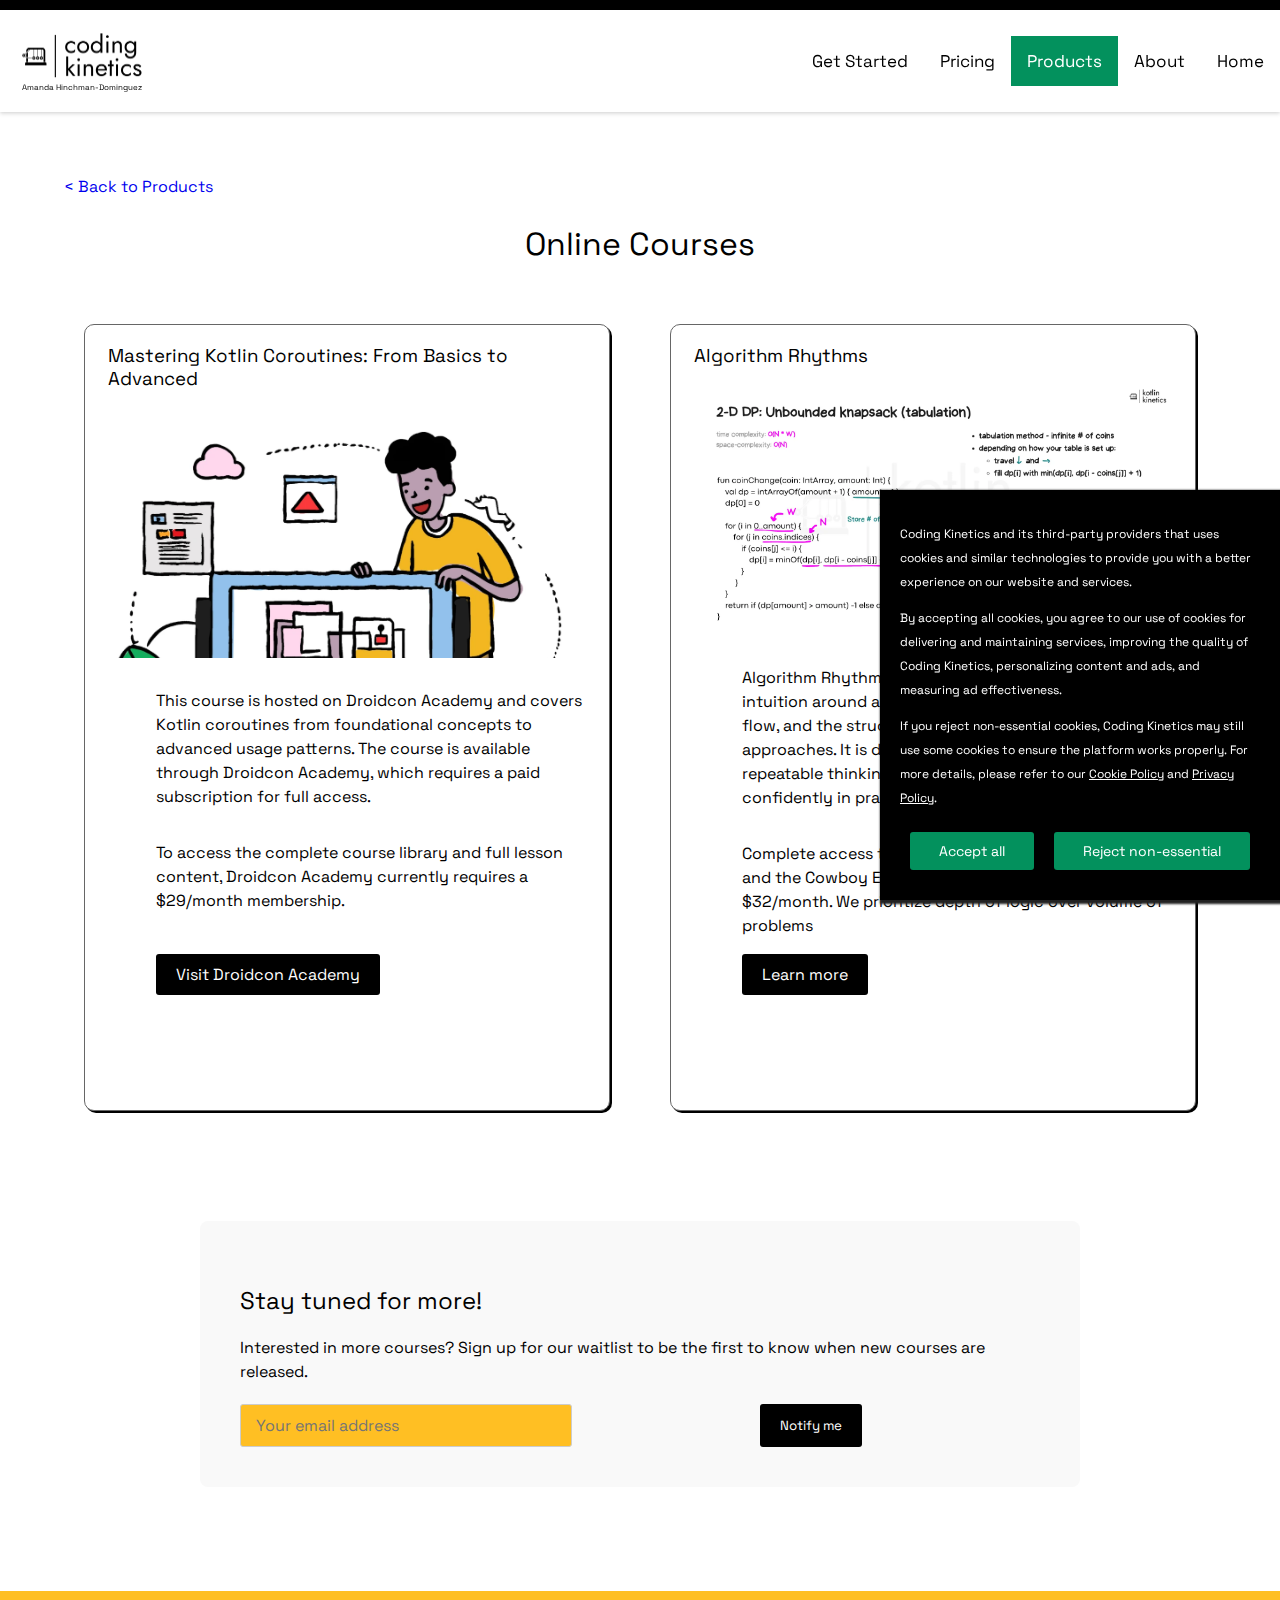
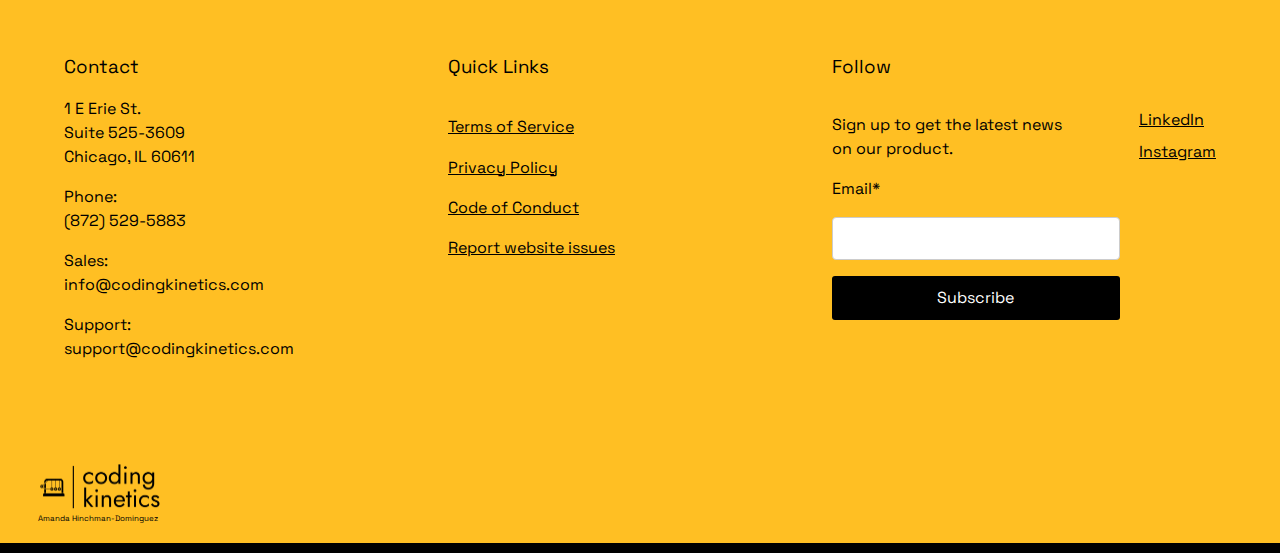
<file: online-courses.html>
<!DOCTYPE html>
<html>
    <head>
        <meta charset="UTF-8"/>
        <meta name="keywords" content="Kotlin, Learn, Training, Code, Programming"/>
        <meta name="author" content="Amanda Hinchman-Dominguez"/>
        <meta name="viewport" content="width=device-width, initial-scale=1.0">
        <meta property="og:url" content="https://codingkinetics.com/about.html">
        <meta property="og:type" content="website">
        <meta property="og:title" content="Coding Kinetics | About">
        <meta property="og:description" content="Offering diverse Kotlin content ranging from training, to online courses, and quick code snippets tailored to your needs at all levels.">
        <meta property="og:image" content="https://codingkinetics.com/assets/get-started.webp">
        <link rel="shortcut icon" type="image/x-icon" href="./logos/favicon.ico"/>
        <link rel="stylesheet" href="./styles/global.css"/>
        <link rel="stylesheet" href="./styles/styles.css"/>
        <link rel="stylesheet" href="./styles/online-course.css"/>
        <link rel="stylesheet" href="./styles/about.css"/>
        <link rel='stylesheet' media='handheld, only screen and (max-device-width: 800px)' href='styles/phone.css'>
        <link rel='stylesheet' media='handheld, only screen and (max-device-width: 800px)' href='styles/about-phone.css'>
        <script src="https://ajax.googleapis.com/ajax/libs/jquery/3.7.1/jquery.min.js"></script>
        <script src="./js/global.js" defer></script>
        <script src="./js/cookie-consent-management.js" defer></script>
        <title>Coding Kinetics | About</title>
    </head>
    <body>
        <div class="header">
            <div class="divider"></div>
            <div class="navigation">
                <a href="./index.html">
                    <img class="logo-img" src="./logos/logo-transparent.png" alt="Coding Kinetics. Amanda Hinchman-Dominguez"/>
                    <div class="author-name">Amanda Hinchman-Dominguez</div>
                </a>
                <div class="topnav" id="myLink">
                    <img class="menu-nav icon" src="./assets/hamburger-menu.svg" alt=""/>
                    <div class="nav-links">
                        <a href="./index.html">Home</a>
                        <a href="./about.html">About</a>
                        <a href="./products.html" class="active">Products</a>
                        <a href="./pricing.html">Pricing</a>
                        <a href="./get-started.html">Get Started</a>
                    </div>
                </div>
            </div>
        </div>
        <div class="body-content">
            <div class="notable-works section">
                <a href="./products.html" class="back">< Back to Products</a>
                <h2 class="section-title">Online Courses</h2>
                <div class="online-courses-container">
                    <div class="online-course product product-product">
                        <h3 class="course-title">Mastering Kotlin Coroutines: From Basics to Advanced</h3>
                        <div class="works-info">
                            <img class="online-course-logo" src="./assets/online_courses-colored.webp" alt=""/>
                            <div class="desc-link">
                                <p>This course is hosted on Droidcon Academy and covers Kotlin coroutines from foundational concepts to advanced usage patterns. The course is available through Droidcon Academy, which requires a paid subscription for full access.</p>
                                <p>To access the complete course library and full lesson content, Droidcon Academy currently requires a $29/month membership.</p>
                                <a class="course-go black-button black-button-small" href="https://academy.droidcon.com/course/mastering-kotlin-coroutines-from-basics-to-advanced">Visit Droidcon Academy</a>
                            </div>
                        </div>
                    </div>
                    <div class="online-course product product-product">
                        <h3 class="course-title">Algorithm Rhythms</h3>
                        <div class="works-info">
                            <img class="online-course-logo" src="./assets/sample-notecard.webp" alt=""/>
                            <div class="desc-link">
                                <p>Algorithm Rhythms is a course focused on building intuition around algorithmic patterns, problem-solving flow, and the structure behind common coding approaches. It is designed to help learners recognize repeatable thinking patterns and apply them more confidently in practice.</p>
                                <p>Complete access to the Algorithmic Rhythms library and the Cowboy Engineering Commons is available for $32/month. We prioritize depth of logic over volume of problems</p>
                                <a class="course-go black-button black-button-small" href="./get-started.html">Learn more</a>
                            </div>
                        </div>
                    </div>
                </div>

                <div class="waitlist-subscription section">
                    <h3 class="section-subtitle">Stay tuned for more!</h3>
                    <p>Interested in more courses? Sign up for our waitlist to be the first to know when new courses are released.</p>
                    <div class="waitlist-form">
                        <form class="subscribe" action="">
                            <input type="email" id="waitlist-email" placeholder="Your email address" required/>
                            <button type="submit" class="black-button black-button-small waitlist-button">Notify me</button>
                        </form>
                    </div>
                </div>

            </div>
        </div>
        <div class="junk-drawer">
            <div class="junk-links row section">
                <div class="junk-contact junk-section">
                    <h3 class="contact">Contact</h3>
                    <p class="junk-text">1 E Erie St.<br/>Suite 525-3609<br/>Chicago, IL 60611</p>
                    <p class="junk-text">Phone:<br />(872) 529-5883</p>
                    <p class="junk-text">Sales:<br/>info@codingkinetics.com</p>
                    <p class="junk-text">Support:<br/>support@codingkinetics.com</p>
                </div>
                <div class="junk-quick-links junk-section">
                    <h3 class="quick-links">Quick Links</h3>
                    <a class="link" href="./terms-of-service.html">Terms of Service</a>
                    <a class="link" href="./privacy-policy.html">Privacy Policy</a>
                    <a class="link" href="./code-of-conduct.html">Code of Conduct</a>
                    <a class="link" href="https://github.com/Coding-Kinetics/coding-kinetics/issues/new/choose">Report website issues</a>
                </div>
                <div class="junk-follow junk-section">
                    <h3 class="follow ">Follow</h3>
                    <div class="junk-follow-section">
                        <div class="follow-subscribe">
                            <p class="junk-text">Sign up to get the latest news <br/> on our product.</p>
                            <p class="junk-text">Email*</p>
                            <form class="subscribe" action="">
                                <input type="text" id="email-subscribe-input"/>
                            </form>
                            <p class="black-button email-subscribe-button">Subscribe</p>
                        </div>
                        <div class="follow-socials">
                            <a class="link" href="https://www.linkedin.com/company/coding-kinetics">LinkedIn</a>
                            <a class="link" href="https://www.instagram.com/amanda_talks_kotlin/">Instagram</a>
                        </div>
                    </div>
                </div>
            </div>
            <a class="junk-logo" href="./index.html">
                <img class="logo-img" src="./logos/logo-transparent.png" alt="Coding Kinetics. Amanda Hinchman-Dominguez"/>
                <div class="author-name">Amanda Hinchman-Dominguez</div>
            </a>
        </div>
        <div class="cookie-notice">
            <div class="cookie-notice-slide">
                <p>Coding Kinetics and its third-party providers that uses cookies and similar technologies to provide you with a better experience on our website and services.</p>
                <p>By accepting all cookies, you agree to our use of cookies for delivering and maintaining services, improving the quality of Coding Kinetics, personalizing content and ads, and measuring ad effectiveness.</p>
                <p>If you reject non-essential cookies, Coding Kinetics may still use some cookies to ensure the platform works properly. For more details, please refer to our <a class="cookies link" href="./cookie-policy.html">Cookie Policy</a> and <a class=" cookies link" href="./privacy-policy.html">Privacy Policy</a>.</p>
                <div class="row cookie-notice-buttons">
                    <div class="cookie-button accept-button">Accept all</div>
                    <div class="cookie-button reject-button">Reject non-essential</div>
                </div>
            </div>
        </div>
        <div id="subscribe-screen">
            <!-- MailerLite Universal -->
            <div class="ml-embedded subscribe-by-email" data-form="mNZx0g"></div>
            <!-- End MailerLite Universal -->
        </div>
        <div class="divider"></div>
    </body>
</html>
</file>
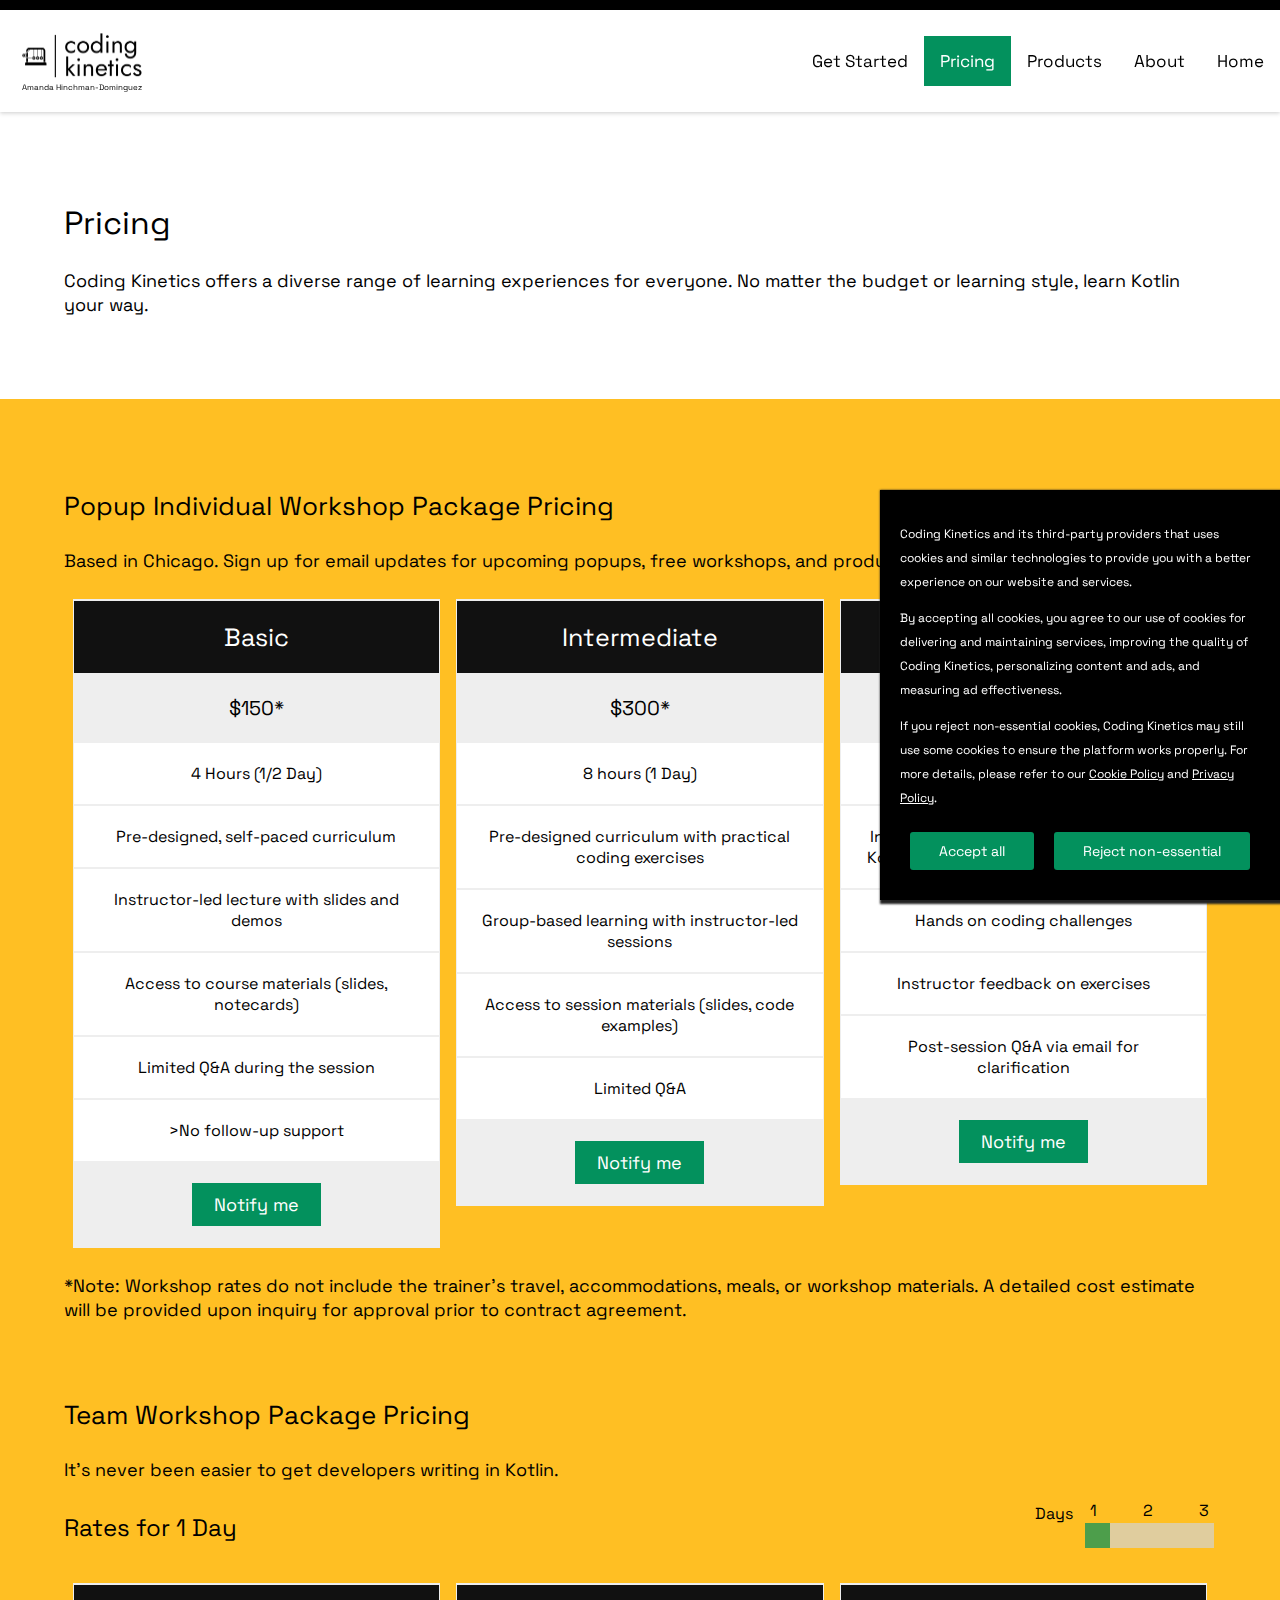
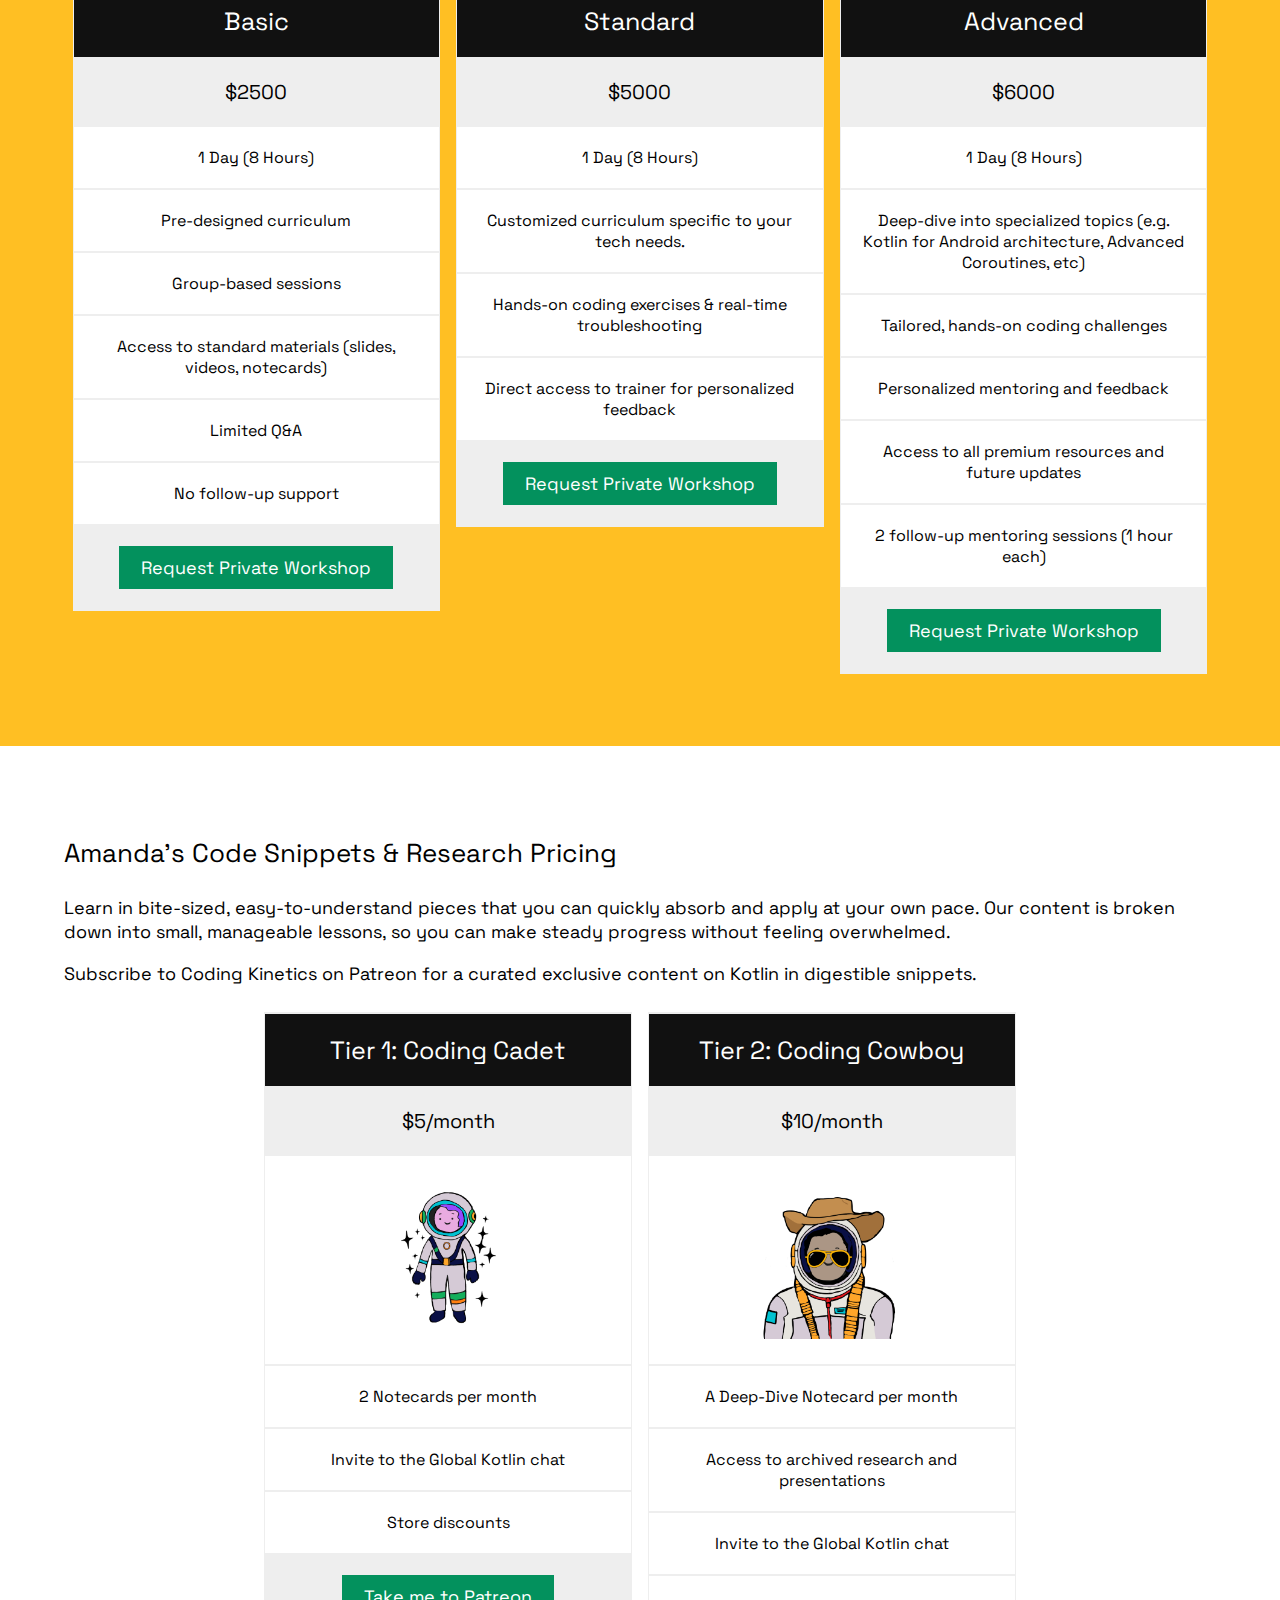
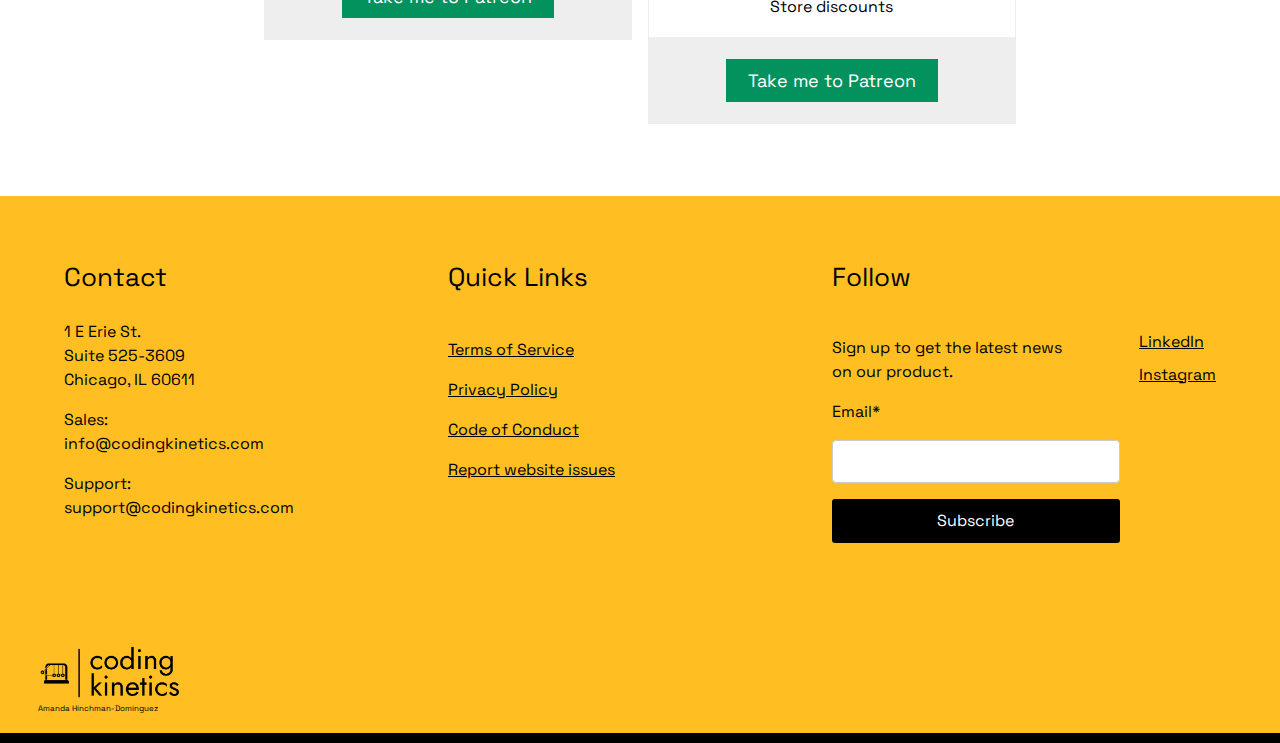
<file: pricing.html>
<!DOCTYPE html>
    <head>
        <meta charset="UTF-8"/>
        <meta name="viewport" content="width=device-width, initial-scale=1.0">
        <meta property="og:url" content="https://codingkinetics.com/pricing.html">
        <meta property="og:type" content="website">
        <meta property="og:title" content="Coding Kinetics | Pricing">
        <meta property="og:description" content="Offering diverse Kotlin content ranging from training, to online courses, and quick code snippets tailored to your needs at all levels.">
        <meta property="og:image" content="https://codingkinetics.com/assets/get-started.webp">
        <link rel="shortcut icon" type="image/x-icon" href="./logos/favicon.ico" />
        <link rel="stylesheet" href="./styles/global.css" />
        <link rel="stylesheet" href="./styles/styles.css" />
        <link rel="stylesheet" href="./styles/products.css" />
        <link rel="stylesheet" href="./styles/pricing.css" />
        <link rel='stylesheet' media='handheld, only screen and (max-device-width: 600px)' href='styles/phone.css'>
        <script src="https://ajax.googleapis.com/ajax/libs/jquery/3.7.1/jquery.min.js" defer></script>
        <script src="./js/pricing.js" defer></script>
        <script src="./js/global.js" defer></script>
        <script src="./js/cookie-consent-management.js" defer></script>
        <title>Coding Kinetics | Pricing</title>
    </head>
    <body>
        <div class="header">
            <div class="divider"></div>
            <div class="navigation">
                <a href="./index.html">
                    <img class="logo-img" src="./logos/logo-transparent.png" alt=""/>
                    <div class="author-name">Amanda Hinchman-Dominguez</div>
                </a>
                <div class="topnav" id="myLink">
                    <img class="menu-nav icon" src="./assets/hamburger-menu.svg"/>
                    <div class="nav-links">
                        <a href="./index.html">Home</a>
                        <a href="./about.html">About</a>
                        <a href="./products.html">Products</a>
                        <a href="./pricing.html"  class="active">Pricing</a>
                        <a href="./get-started.html">Get Started</a>
                    </div>
                </div>
            </div>
        </div>
        <div class="body-content">
            <div class="products section">
                <div class="products-header">
                    <h2 class="section-title">Pricing</h2>
                    <p class="section-desc">Coding Kinetics offers a diverse range of learning experiences for everyone. No matter the budget or learning style, learn Kotlin your way.</p>
                </div>
            </div>
            <div id="workshops" class="workshop-training section">
                <h3>Popup Individual Workshop Package Pricing</h3>
                <p class="section-desc">Based in Chicago. Sign up for email updates for upcoming popups, free workshops, and product expansion updates.</p>
                <div class="workshop-offering-section">
                    <div id="individual-pricing" class="pricing">
                        <div class="columns">
                            <ul class="price">
                                <li class="li-header">Basic</li>
                                <li class="grey">$150&#42;</li>
                                <li>4 Hours (1/2 Day)</li>
                                <li>Pre-designed, self-paced curriculum</li>
                                <li>Instructor-led lecture with slides and demos</li>
                                <li>Access to course materials (slides, notecards)</li>
                                <li>Limited Q&A during the session</li>
                                <li>>No follow-up support</li>
                                <li class="grey"><a href="#" class="button">Notify me</a></li>
                            </ul>
                        </div>
                        <div class="columns">
                            <ul class="price">
                                <li class="li-header">Intermediate</li>
                                <li class="grey">$300&#42;</li>
                                <li>8 hours  (1 Day)</li>
                                <li>Pre-designed curriculum with practical coding exercises</li>
                                <li>Group-based learning with instructor-led sessions</li>
                                <li>Access to session materials (slides, code examples)</li>
                                <li>Limited Q&A</li>
                                <li class="grey"><a href="#" class="button">Notify me</a></li>
                            </ul>
                        </div>
                        <div class="columns">
                            <ul class="price">
                                <li class="li-header">Advanced</li>
                                <li class="grey">$450&#42;</li>
                                <li>8 hours  (1 Day)</li>
                                <li>In-depth topic coverage (e.g., advanced Kotlin, coroutines, Android performance)</li>
                                <li>Hands on coding challenges</li>
                                <li>Instructor feedback on exercises</li>
                                <li>Post-session Q&A via email for clarification</li>
                                <li class="grey"><a href="#" class="button">Notify me</a></li>
                            </ul>
                        </div>
                    </div>
                </div>
                <p class="section-desc">&#42;Note: Workshop rates do not include the trainer's travel, accommodations, meals, or workshop materials. A detailed cost estimate will be provided upon inquiry for approval prior to contract agreement.</p>
                <div id="team-pricing">
                    <div class="private-workshops-row">
                        <h3 class="private-workshops">Team Workshop Package Pricing</h3>
                        <p class="section-desc">It's never been easier to get developers writing in Kotlin.</p>
                        <div class="date-slide-range">
                            <h4 class="day-label one-day">Rates for 1 Day</h4>
                            <h4 class="day-label two-days">Rates for 2 Days</h4>
                            <h4 class="day-label three-days">Rates for 3 Days</h4>
                            <div class="slidecontainer">
                                <label for="myRange">Days</label>
                                <div class="slider-range">
                                    <div class="range-labels">
                                        <div>1</div>
                                        <div>2</div>
                                        <div>3</div>
                                    </div>
                                    <input type="range" min="1" max="3" value="1" class="slider" id="myRange">
                                </div>
                            </div>
                        </div>
                    </div>
                    <div class="workshop-offering-section">
                        <div class="pricing">
                            <div class="columns">
                                <ul class="price">
                                    <li class="li-header">Basic</li>
                                    <li class="grey one-day">$2500</li>
                                    <li class="grey two-days">$4500</li>
                                    <li class="grey three-days">$6000</li>
                                    <li class="hours one-day">1 Day (8 Hours)</li>
                                    <li class="hours two-days">2 Days (12 hours)</li>
                                    <li class="hours three-days">3 Days (24 hours)</li>
                                    <li>Pre-designed curriculum</li>
                                    <li>Group-based sessions</li>
                                    <li>Access to standard materials (slides, videos, notecards)</li>
                                    <li>Limited Q&A</li>
                                    <li>No follow-up support</li>
                                    <li class="grey"><a href="./get-started.html#book-private-workshop" class="button">Request Private Workshop</a></li>
                                </ul>
                            </div>
                            <div class="columns">
                                <ul class="price">
                                    <li class="li-header">Standard</li>
                                    <li class="grey one-day">$5000</li>
                                    <li class="grey two-days">$7500</li>
                                    <li class="grey three-days">$9500</li>
                                    <li class="hours one-day">1 Day (8 Hours)</li>
                                    <li class="hours two-days">2 Days (16 hours)</li>
                                    <li class="hours three-days">3 Days (24 hours)</li>
                                    <li>Customized curriculum specific to your tech needs.</li>
                                    <li>Hands-on coding exercises & real-time troubleshooting</li>
                                    <li>Direct access to trainer for personalized feedback</li>
                                    <li class="grey"><a href="./get-started.html#book-private-workshop" class="button">Request Private Workshop</a></li>
                                </ul>
                            </div>
                            <div class="columns">
                                <ul class="price">
                                    <li class="li-header">Advanced</li>
                                    <li class="grey one-day">$6000</li>
                                    <li class="grey two-days">$10,500</li>
                                    <li class="grey three-days">$12,500</li>
                                    <li class="hours one-day">1 Day (8 Hours)</li>
                                    <li class="hours two-days">2 Days (16 hours)</li>
                                    <li class="hours three-days">3 Days (24 hours)</li>
                                    <li>Deep-dive into specialized topics (e.g. Kotlin for Android architecture, Advanced Coroutines, etc)</li>
                                    <li>Tailored, hands-on coding challenges</li>
                                    <li>Personalized mentoring and feedback</li>
                                    <li>Access to all premium resources and future updates</li>
                                    <li>2 follow-up mentoring sessions (1 hour each)</li>
                                    <li class="grey"><a href="./get-started.html#book-private-workshop" class="button">Request Private Workshop</a></li>
                                </ul>
                            </div>
                        </div>
                    </div>
                </div>
            </div>
            <div id="patreon" class="patreon section">
                <h3>Amanda's Code Snippets & Research Pricing</h3>
                <p class="section-desc">Learn in bite-sized, easy-to-understand pieces that you can quickly absorb and apply at your own pace. Our content is broken down into small, manageable lessons, so you can make steady progress without feeling overwhelmed.</p>
                <p class="section-desc">Subscribe to Coding Kinetics on Patreon for a curated exclusive content on Kotlin in digestible snippets.</p>
                <div class="patreon-pricing pricing">
                    <div class="columns">
                        <ul class="price">
                            <li class="li-header">Tier 1: Coding Cadet</li>
                            <li class="grey ">$5/month</li>
                            <li class="hours"> <img class="space-cadet tier-image" src="./assets/space-cadet.png" alt="For Kotlin enthusiasts and researchers"/></li>
                            <li>2 Notecards per month</li>
                            <li>Invite to the Global Kotlin chat</li>
                            <li>Store discounts</li>
                            <li class="grey"><a href="https://www.patreon.com/AmandaHinchman" class="button">Take me to Patreon</a></li>
                        </ul>
                    </div>
                    <div class="columns">
                        <ul class="price">
                            <li class="li-header">Tier 2: Coding Cowboy</li>
                            <li class="grey ">$10/month</li>
                            <li class="hours"><img class="space-cowboy tier-image" src="./assets/space-cowboy.png" alt="For Kotlin enthusiasts and deep researchers"/></li>
                            <li>A Deep-Dive Notecard per month</li>
                            <li>Access to archived research and presentations</li>
                            <li>Invite to the Global Kotlin chat</li>
                            <li>Store discounts</li>
                            <li class="grey"><a href="https://www.patreon.com/AmandaHinchman" class="button">Take me to Patreon</a></li>
                        </ul>
                    </div>
                </div>
            </div>
            <div class="junk-drawer">
                <div class="junk-links row section">
                    <div class="junk-contact junk-section">
                        <h3 class="contact">Contact</h3>
                        <p class="junk-text">1 E Erie St.<br/>Suite 525-3609<br/>Chicago, IL 60611</p>
                        <p class="junk-text">Sales:<br/>info@codingkinetics.com</p>
                        <p class="junk-text">Support:<br/>support@codingkinetics.com</p>
                    </div>
                    <div class="junk-quick-links junk-section">
                        <h3 class="quick-links">Quick Links</h3>
                        <a class="link" href="./terms-of-service.html">Terms of Service</a>
                        <a class="link" href="./privacy-policy.html">Privacy Policy</a>
                        <a class="link" href="./code-of-conduct.html">Code of Conduct</a>
                        <a class="link" href="https://github.com/Coding-Kinetics/coding-kinetics/issues/new/choose">Report website issues</a>
                    </div>
                    <div class="junk-follow junk-section">
                        <h3 class="follow ">Follow</h3>
                        <div class="junk-follow-section">
                            <div class="follow-subscribe">
                                <p class="junk-text">Sign up to get the latest news <br/> on our product.</p>
                                <p class="junk-text">Email*</p>
                                <form class="subscribe" action="">
                                <input type="text" id="email-subscribe-input"/>
                                </form>
                                <p class="black-button email-subscribe-button">Subscribe</p>
                            </div>
                            <div class="follow-socials">
                                <a class="link" href="https://www.linkedin.com/company/coding-kinetics">LinkedIn</a>
                                <a class="link" href="https://www.instagram.com/amanda_talks_kotlin">Instagram</a>
                            </div>
                        </div>
                    </div>
                </div>
                <a class="junk-logo" href="./index.html">
                    <img class="logo-img" src="./logos/logo-transparent.png" alt=""/>
                    <div class="author-name">Amanda Hinchman-Dominguez</div>
                </a>
            </div>
        </div>
        <div class="divider"></div>
        <div class="cookie-notice">
            <div class="cookie-notice-slide">
                <p>Coding Kinetics and its third-party providers that uses cookies and similar technologies to provide you with a better experience on our website and services.</p>
                <p>By accepting all cookies, you agree to our use of cookies for delivering and maintaining services, improving the quality of Coding Kinetics, personalizing content and ads, and measuring ad effectiveness.</p>
                <p>If you reject non-essential cookies, Coding Kinetics may still use some cookies to ensure the platform works properly. For more details, please refer to our <a class="cookies link page-under-construction">Cookie Policy</a> and <a class="cookies link" href="./privacy-policy.html">Privacy Policy</a>.</p>
                <div class="row cookie-notice-buttons">
                    <div class="cookie-button accept-button">Accept all</div>
                    <div class="cookie-button reject-button">Reject non-essential</div>
                </div>
            </div>
        </div>
        <div id="subscribe-screen">
            <!-- MailerLite Universal -->
            <div class="ml-embedded subscribe-by-email" data-form="mNZx0g"></div>
            <!-- End MailerLite Universal -->
        </div>
        <div id="page-under-construction">
             <div class="wip">
                <div class="wip-sign">
                    <p class="wip-title">CAUTION</p>
                    <p>Page under construction</p>
                    <img src="./assets/crane-4.svg" alt=""/>
                    <p class="wip-desc">Sign up by email for product updates:</p>
                    <p class="email-subscribe-button subscribe-wip black-button">Notify Me</p>
                </div>
            </div>
        </div>
    </body>
</html>
</file>
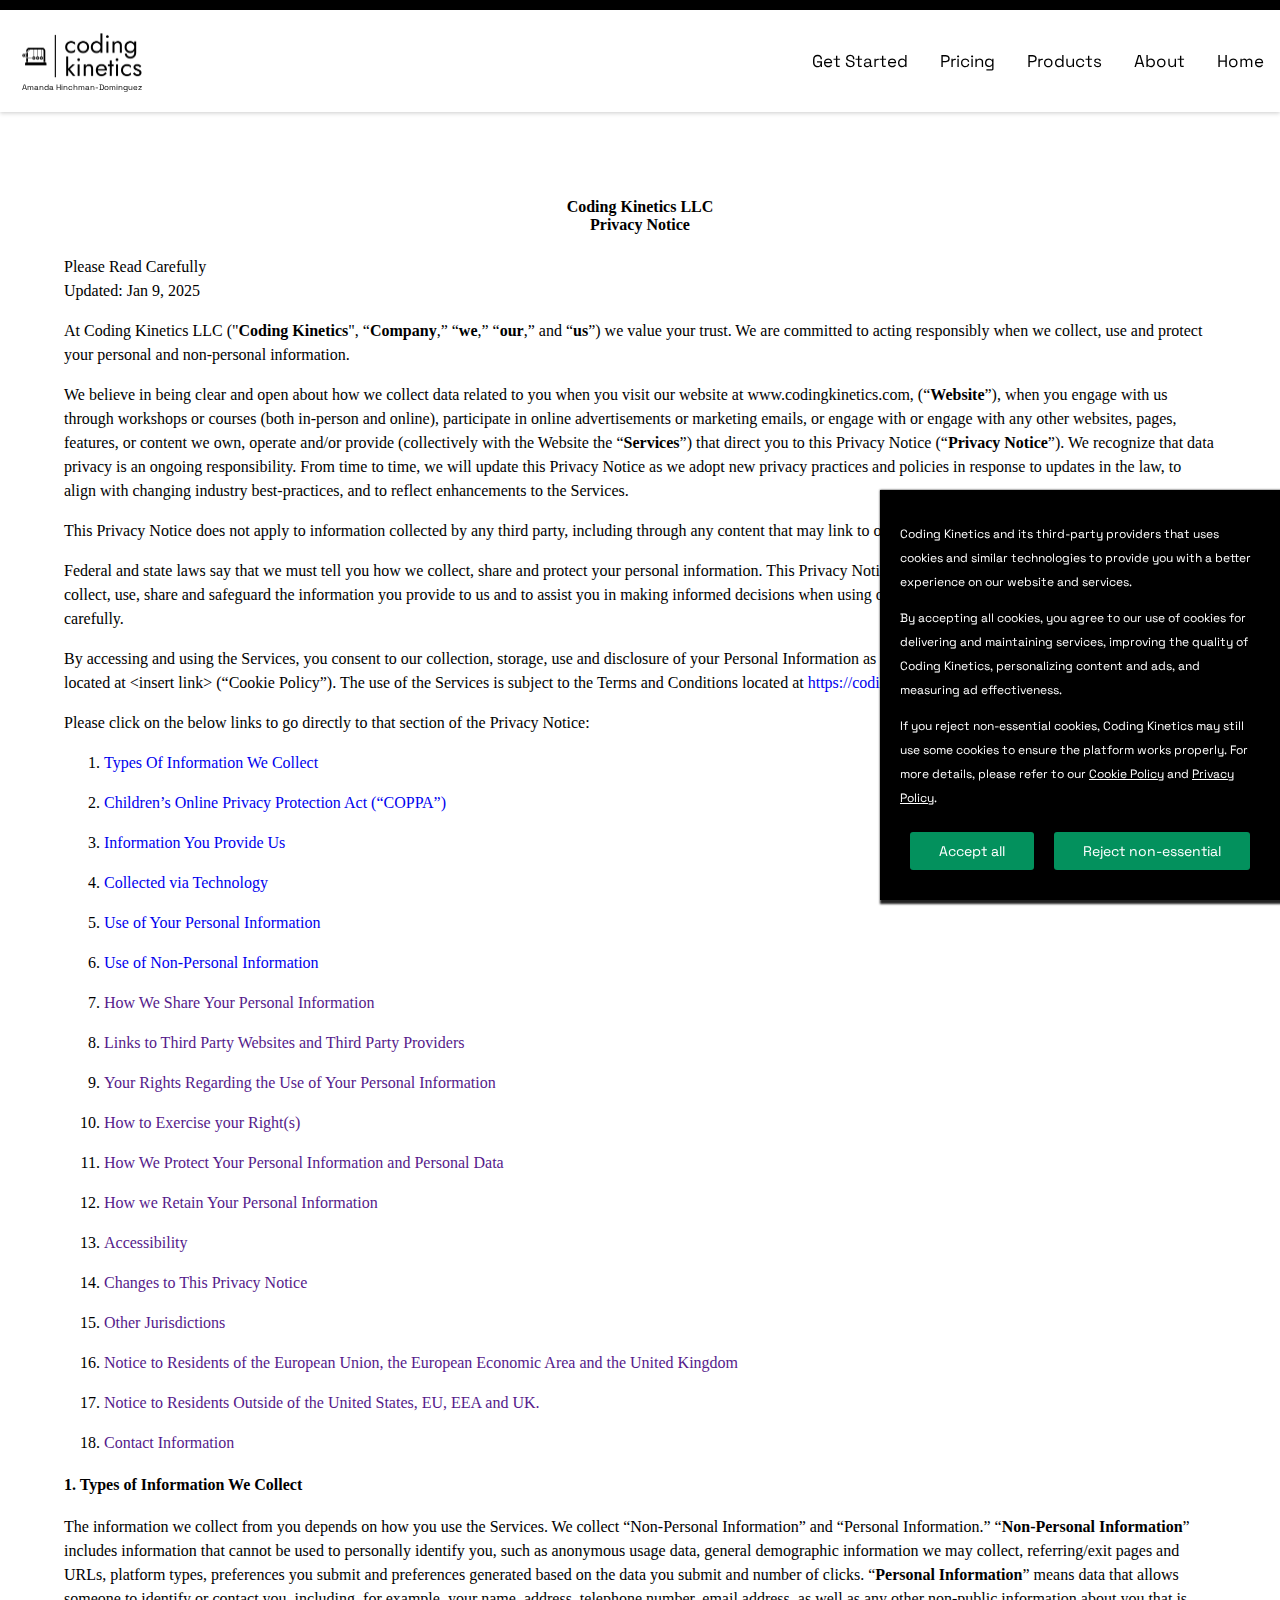
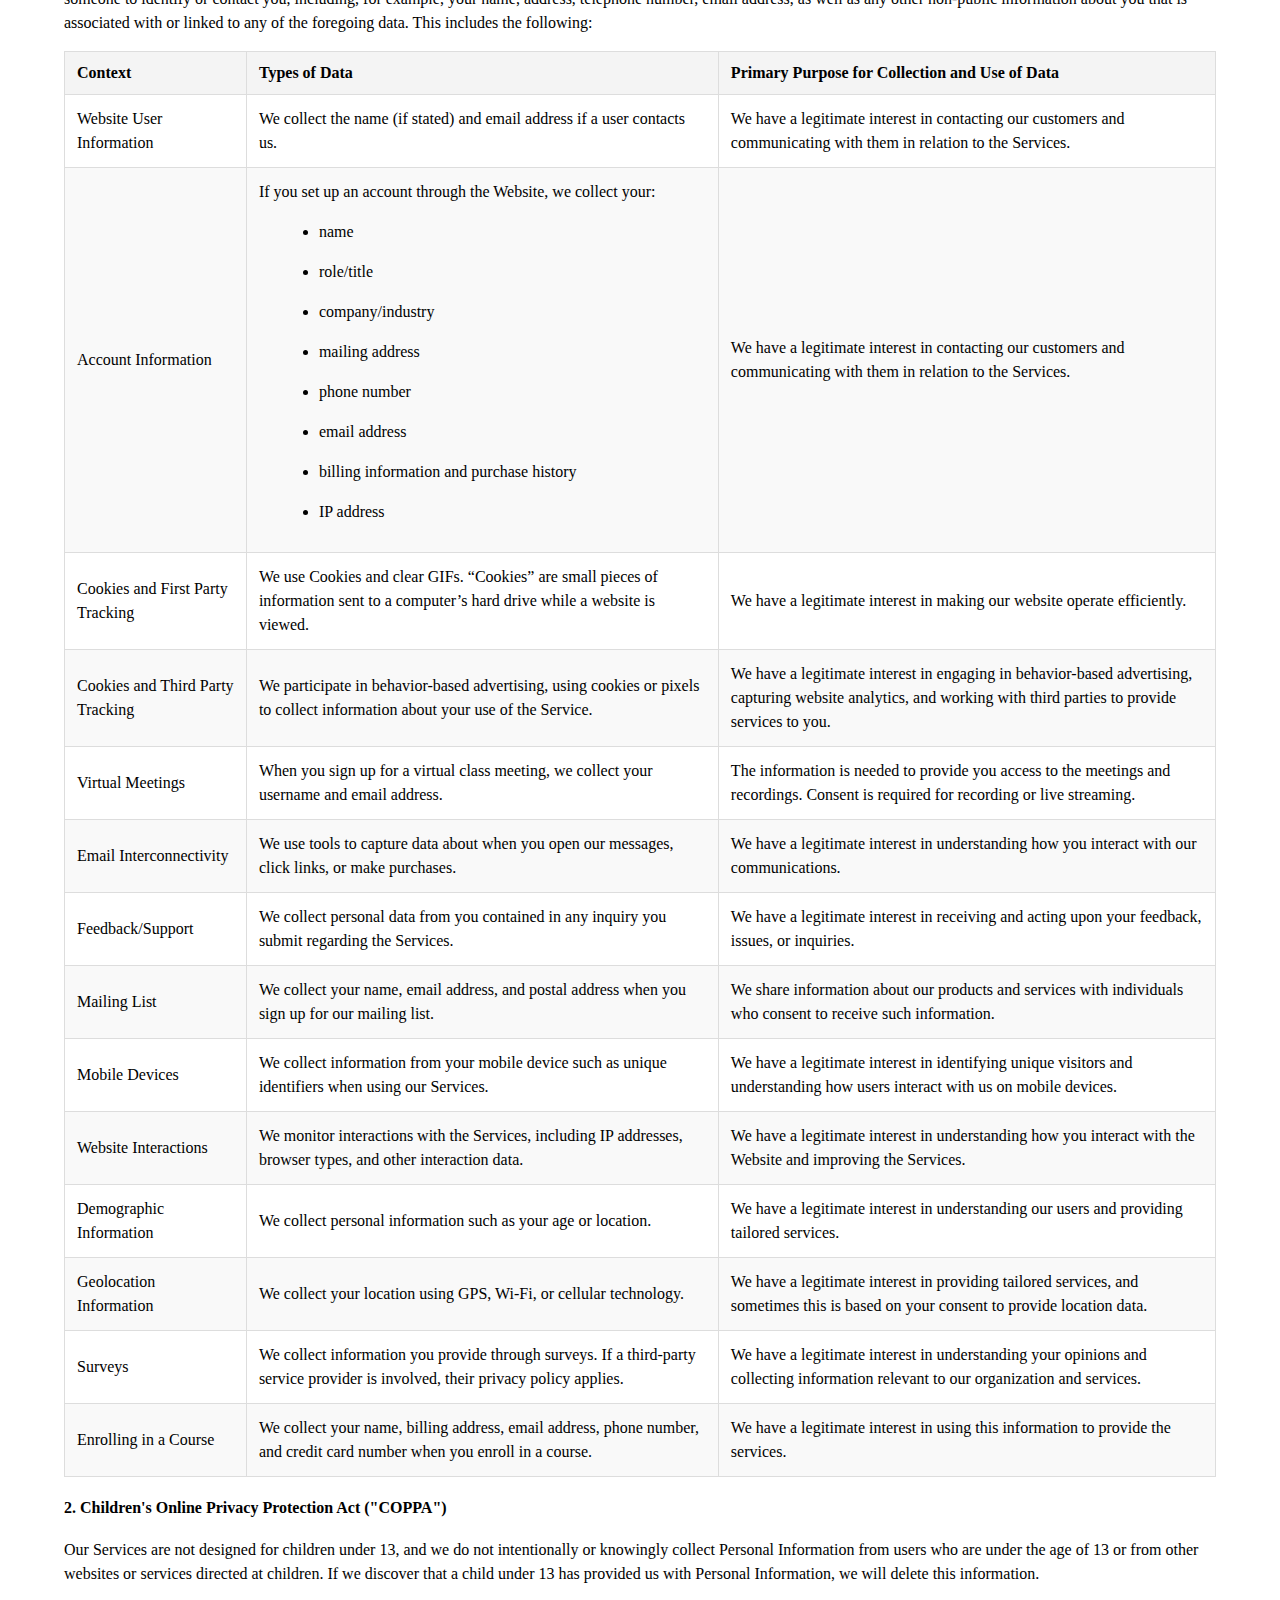
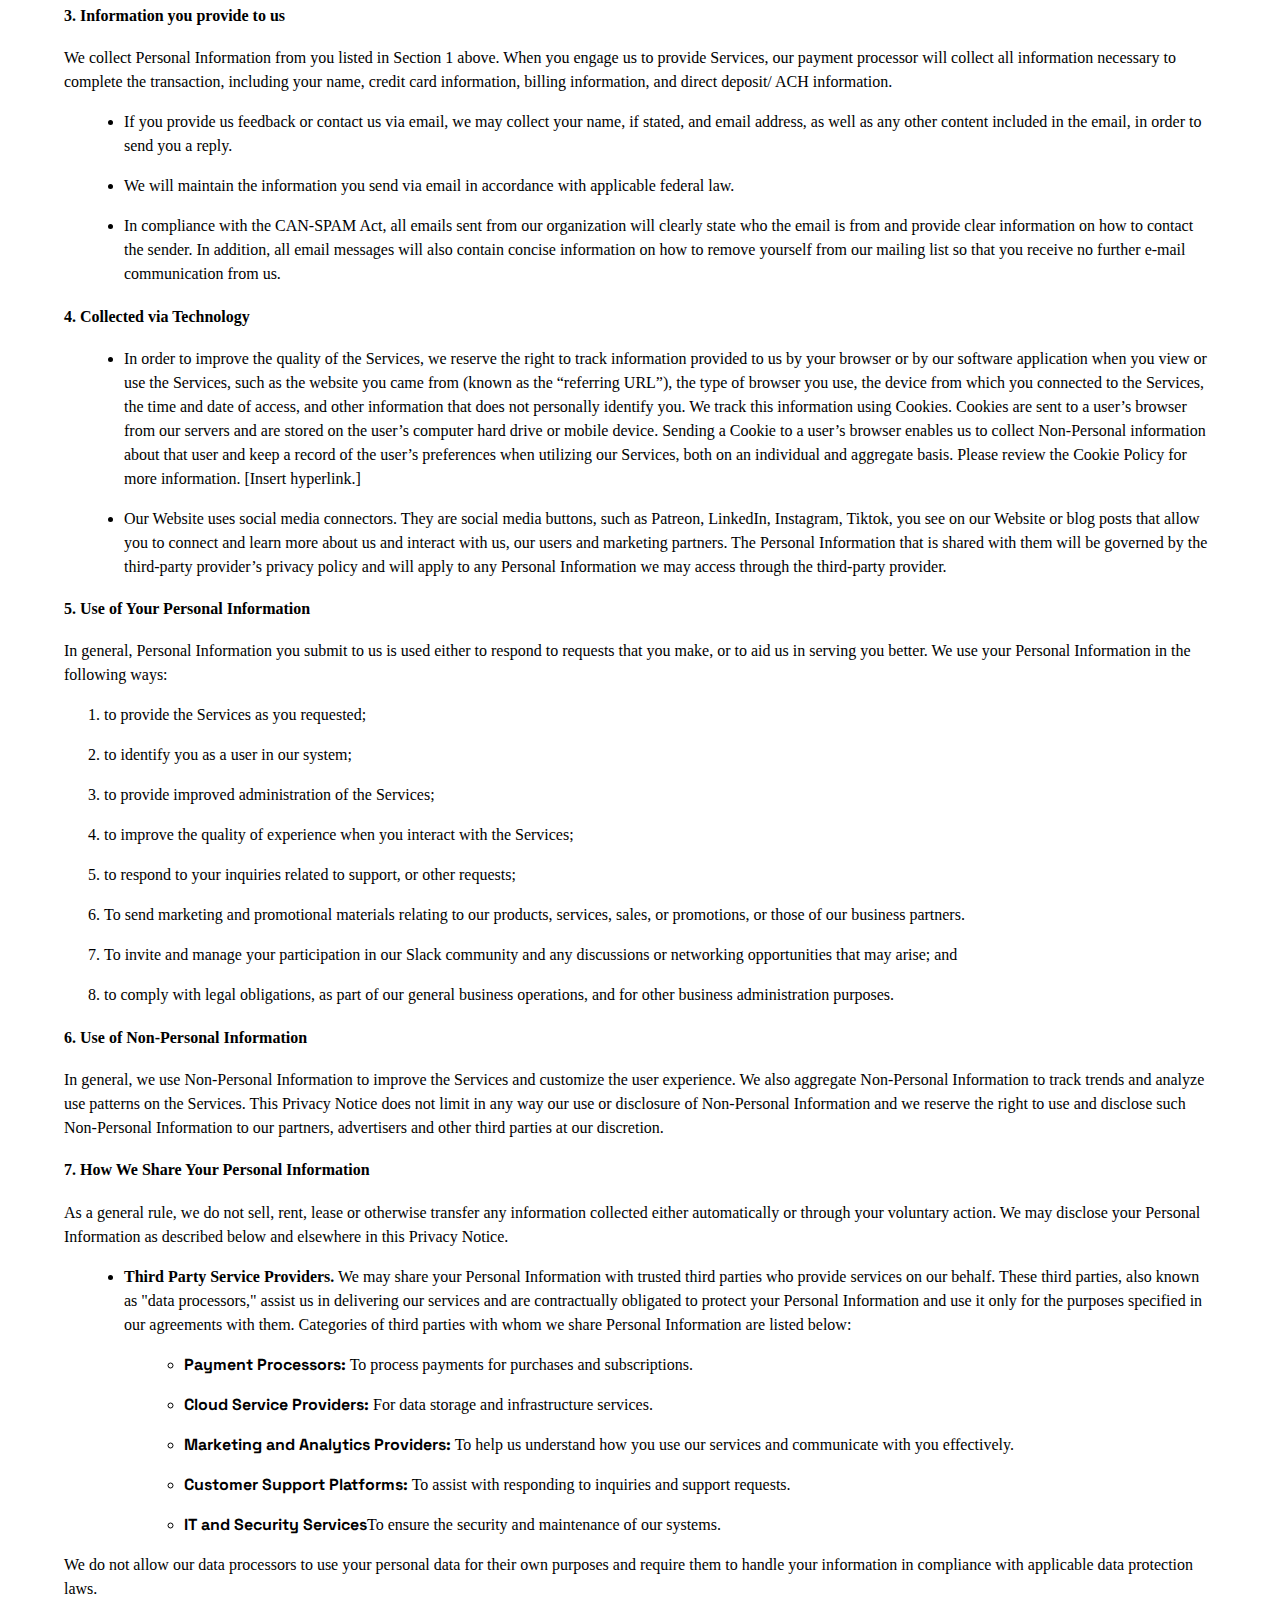
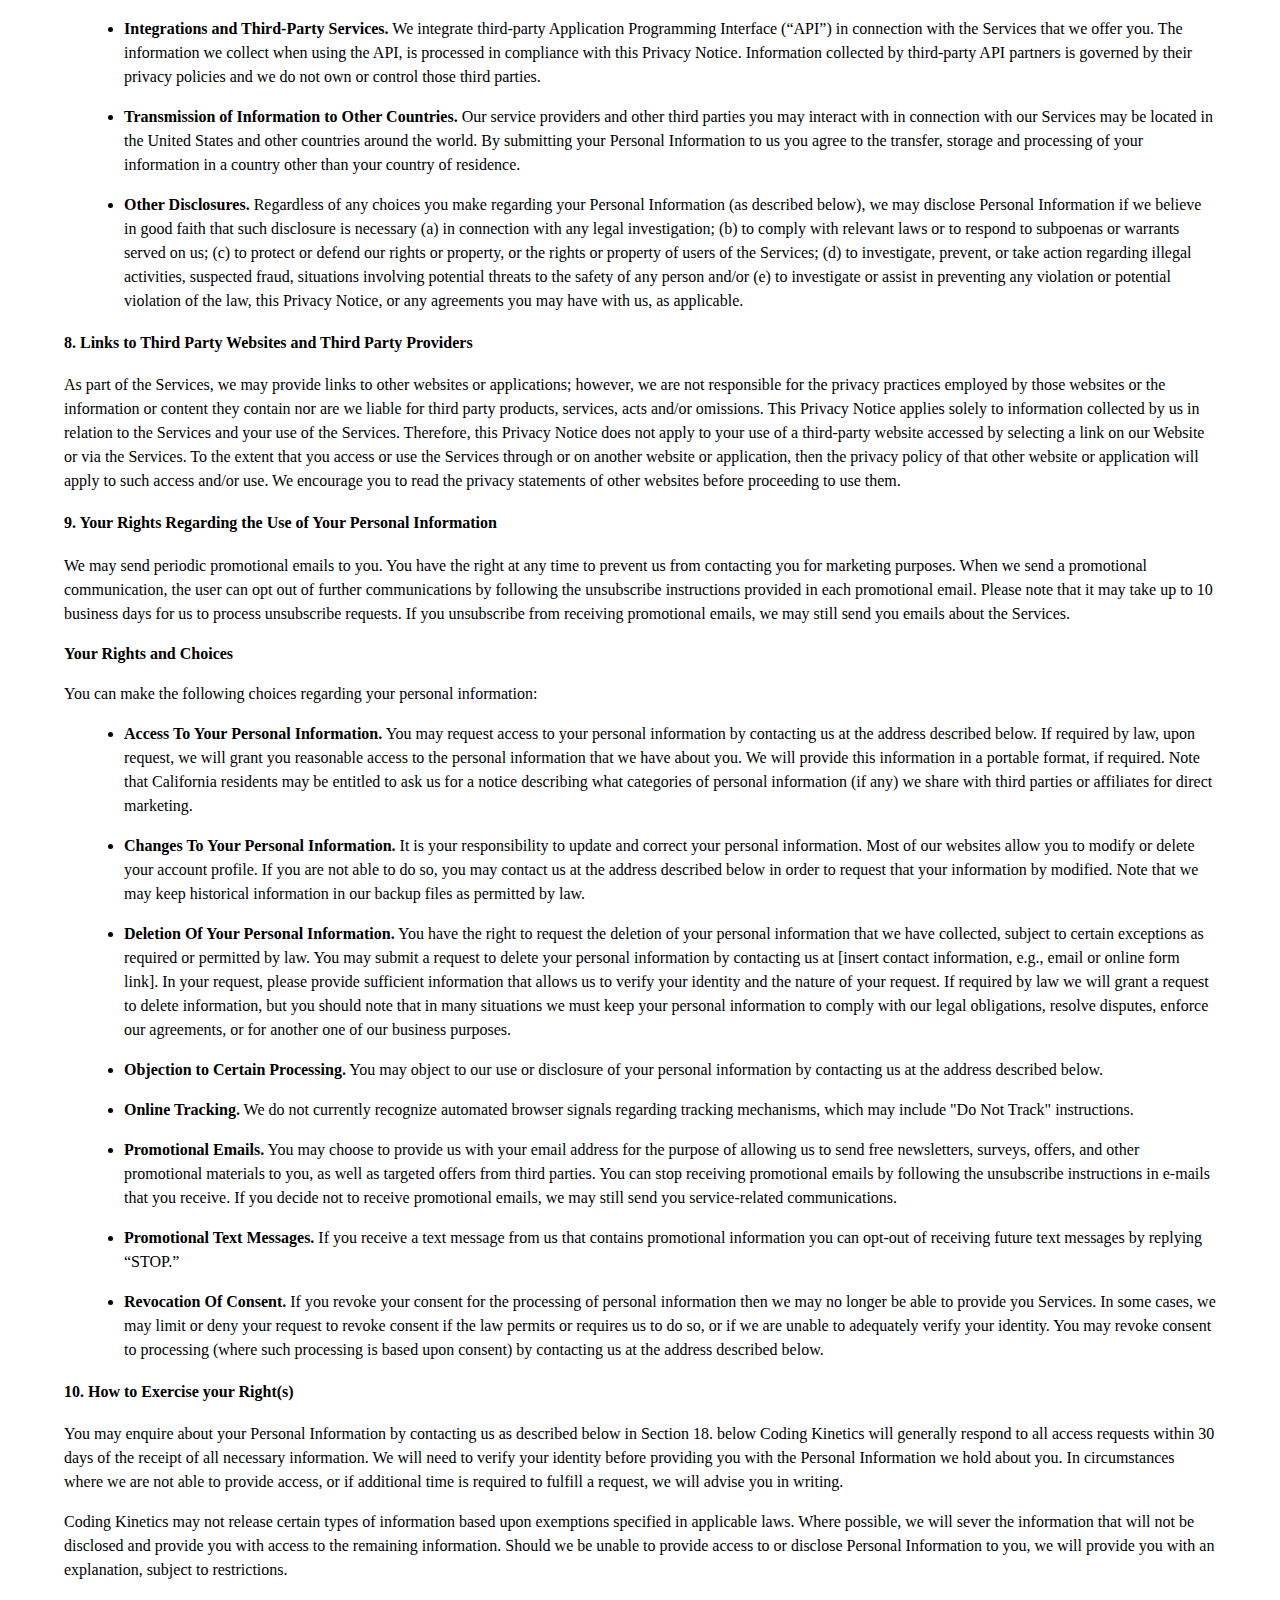
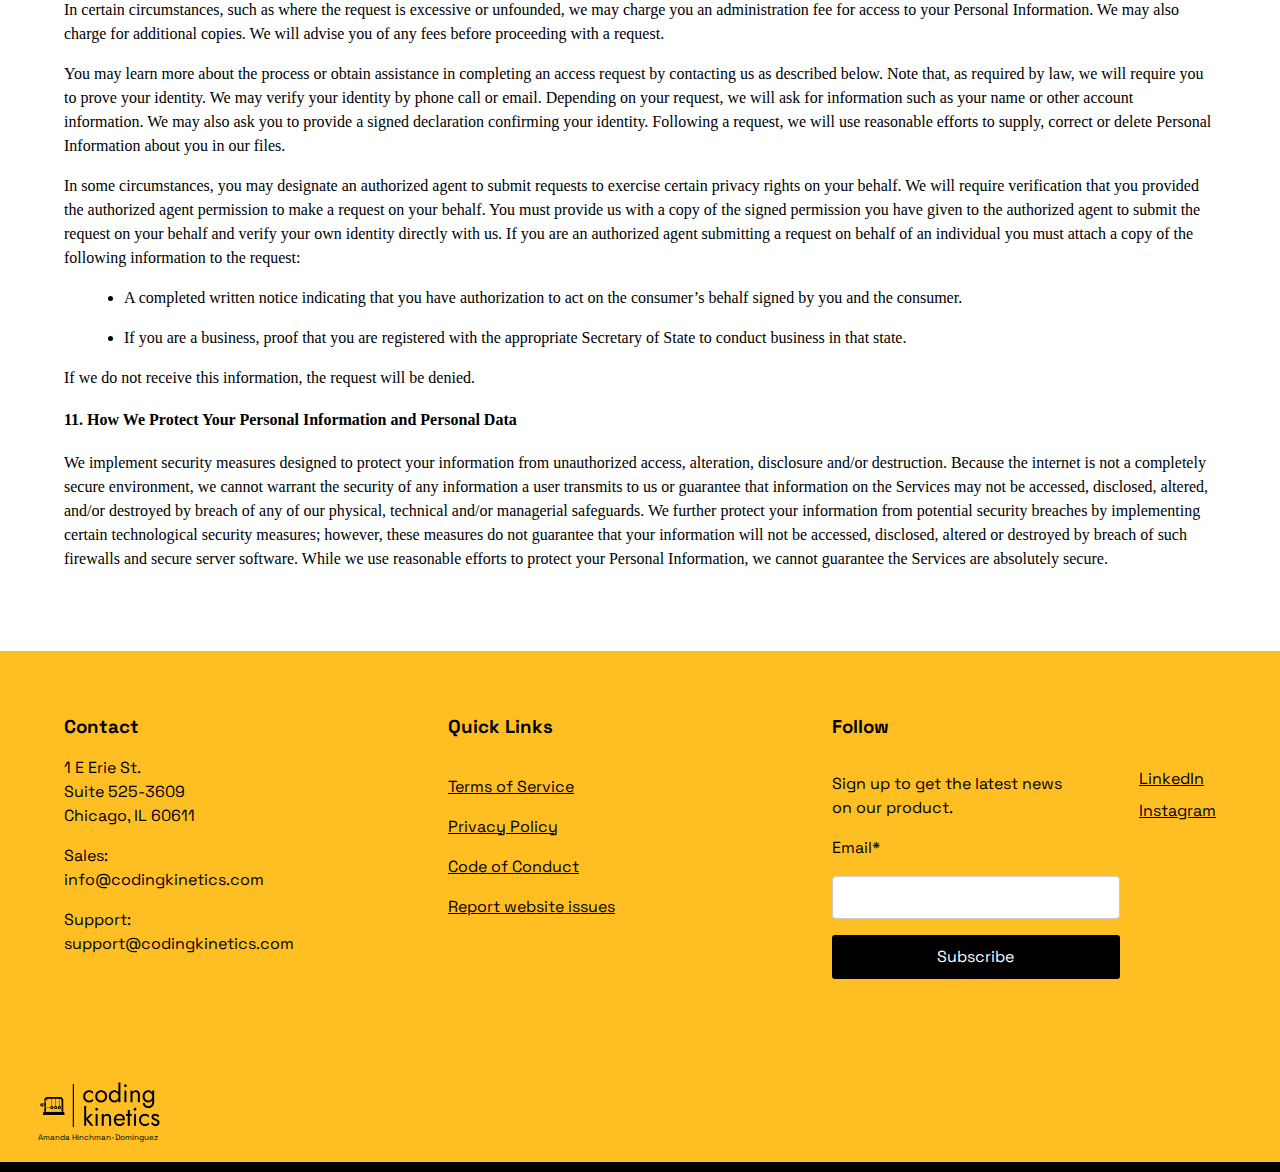
<file: privacy-policy.html>
<!DOCTYPE html>
<html lang="en">
<head>
    <meta charset="UTF-8">
    <meta name="viewport" content="width=device-width, initial-scale=1.0">
    <meta property="og:url" content="https://codingkinetics.com/code-of-conduct.html"/>
    <meta property="og:type" content="website">
    <meta property="og:title" content="Coding Kinetics | Privacy Policy">
    <meta property="og:description" content="Offering diverse Kotlin content ranging from training, to online courses, and quick code snippets tailored to your needs at all levels.">
    <meta property="og:image" content="https://codingkinetics.com/assets/code-of-conduct.png?q=70&amp;auto=format">
    <link rel="shortcut icon" type="image/x-icon" href="./logos/favicon.ico" />
    <link rel="stylesheet" href="./styles/global.css" />
    <link rel="stylesheet" href="./styles/styles.css" />
    <link rel="stylesheet" href="styles/legal-documentation.css" />
    <link rel='stylesheet' media='handheld, only screen and (max-device-width: 600px)' href='styles/phone.css'>
    <script src="https://ajax.googleapis.com/ajax/libs/jquery/3.7.1/jquery.min.js" defer></script>
    <script src="./js/global.js" defer></script>
    <script src="./js/cookie-consent-management.js" defer></script>
    <title>Coding Kinetics | Privacy Policy</title>
</head>
<body>
    <div class="header">
        <div class="divider"></div>
        <div class="navigation">
            <a href="./index.html">
                <img class="logo-img" src="./logos/logo-transparent.png" alt=""/>
                <div class="author-name">Amanda Hinchman-Dominguez</div>
            </a>
            <div class="topnav" id="myLink">
                <img class="menu-nav icon" src="./assets/hamburger-menu.svg"/>
                <div class="nav-links">
                    <a href="./index.html">Home</a>
                    <a href="./about.html">About</a>
                    <a href="./products.html">Products</a>
                    <a href="./pricing.html">Pricing</a>
                    <a href="./get-started.html">Get Started</a>
                </div>
            </div>
        </div>
    </div>
    <div class="body-content">
        <div class="section terms-of-service">
            <h4 class="tos-title">Coding Kinetics LLC<br>Privacy Notice</h4>
            <div class="code-section terms-of-service">
                <p>Please Read Carefully<br>Updated: Jan 9, 2025</p>
            </div>
            <div class="code-section terms-of-service">
                <p>At Coding Kinetics LLC ("<strong>Coding Kinetics</strong>", “<strong>Company</strong>,” “<strong>we</strong>,” “<strong>our</strong>,” and “<strong>us</strong>”) we value your trust. We are committed to acting responsibly when we collect, use and protect your personal and non-personal information.</p>
            </div>
            <div class="code-section terms-of-service">
                <p>We believe in being clear and open about how we collect data related to you when you visit our website at
                    www.codingkinetics.com, (“<strong>Website</strong>”), when you engage with us through workshops or courses (both in-person
                    and online), participate in online advertisements or marketing emails, or engage with or engage with any other
                    websites, pages, features, or content we own, operate and/or provide (collectively with the Website the
                    “<strong>Services</strong>”) that direct you to this Privacy Notice (“<strong>Privacy Notice</strong>”). We recognize that data privacy is an
                    ongoing responsibility. From time to time, we will update this Privacy Notice as we adopt new privacy
                    practices and policies in response to updates in the law, to align with changing industry best-practices, and
                    to reflect enhancements to the Services.</p>
            </div>
            <div class="code-section terms-of-service">
                <p>This Privacy Notice does not apply to information collected by any third party, including through any content that may link to or be accessible from or through the Website.</p>
            </div>
            <div class="code-section terms-of-service">
                <p>Federal and state laws say that we must tell you how we collect, share and protect your personal information. This Privacy Notice is designed to help you understand how we collect, use, share and safeguard the information you provide to us and to assist you in making informed decisions when using our Services. Please read this Privacy Notice very carefully.</p>
            </div>
            <div class="code-section terms-of-service">
                <p>By accessing and using the Services, you consent to our collection, storage, use and disclosure of your Personal Information as described in this Privacy Notice the Cookie Policy located at &lt;insert link&gt; (“Cookie Policy”). The use of the Services is subject to the Terms and Conditions located at <a href="./terms-of-service.html">https://codingkinetics.com/terms-of-service</a>./</p>
            </div>
            <div class="code-section terms-of-service">
                <p>Please click on the below links to go directly to that section of the Privacy Notice:</p>
                <ol>
                    <li><a href="#1_info_we_collect">Types Of Information We Collect</a></li>
                    <li><a href="#2_coppa">Children’s Online Privacy Protection Act (“COPPA”)</a></li>
                    <li><a href="#3_info_you_provide">Information You Provide Us</a></li>
                    <li><a href="#4_collected">Collected via Technology</a></li>
                    <li><a href="#5_use_of_personal_info">Use of Your Personal Information</a></li>
                    <li><a href="#6_non_personal">Use of Non-Personal Information</a></li>
                    <li><a href="">How We Share Your Personal Information</a></li>
                    <li><a href="">Links to Third Party Websites and Third Party Providers</a></li>
                    <li><a href="">Your Rights Regarding the Use of Your Personal Information</a></li>
                    <li><a href="">How to Exercise your Right(s)</a></li>
                    <li><a href="">How We Protect Your Personal Information and Personal Data</a></li>
                    <li><a href="">How we Retain Your Personal Information</a></li>
                    <li><a href="">Accessibility</a></li>
                    <li><a href="">Changes to This Privacy Notice</a></li>
                    <li><a href="">Other Jurisdictions</a></li>
                    <li><a href="">Notice to Residents of the European Union, the European Economic Area and the United Kingdom</a></li>
                    <li><a href="">Notice to Residents Outside of the United States, EU, EEA and UK.</a></li>
                    <li><a href="">Contact Information</a></li>
                </ol>
                <h4 id="1_info_we_collect">1.    Types of Information We Collect</h4>
                <p>The information we collect from you depends on how you use the Services. We collect “Non-Personal Information” and “Personal Information.” “<strong>Non-Personal Information</strong>” includes information that cannot be
                    used to personally identify you, such as anonymous usage data, general demographic information we may
                    collect, referring/exit pages and URLs, platform types, preferences you submit and preferences generated based
                    on the data you submit and number of clicks. “<strong>Personal Information</strong>” means data that allows someone to
                    identify or contact you, including, for example, your name, address, telephone number, email address, as well as
                    any other non-public information about you that is associated with or linked to any of the foregoing data. This
                    includes the following:</p>
            </div>
            <div class="code-section terms-of-service">
                <table>
                    <thead>
                    <tr>
                        <th>Context</th>
                        <th>Types of Data</th>
                        <th>Primary Purpose for Collection and Use of Data</th>
                    </tr>
                    </thead>
                    <tbody>
                    <tr>
                        <td>Website User Information</td>
                        <td>We collect the name (if stated) and email address if a user contacts us.</td>
                        <td>We have a legitimate interest in contacting our customers and communicating with them in relation to the Services.</td>
                    </tr>
                    <tr>
                        <td>Account Information</td>
                        <td>
                            If you set up an account through the Website, we collect your:
                            <ul>
                                <li>name</li>
                                <li>role/title</li>
                                <li>company/industry</li>
                                <li>mailing address</li>
                                <li>phone number</li>
                                <li>email address</li>
                                <li>billing information and purchase history</li>
                                <li>IP address</li>
                            </ul>
                        </td>
                        <td>We have a legitimate interest in contacting our customers and communicating with them in relation to the Services.</td>
                    </tr>
                    <tr>
                        <td>Cookies and First Party Tracking</td>
                        <td>We use Cookies and clear GIFs. “Cookies” are small pieces of information sent to a computer’s hard drive while a website is viewed.</td>
                        <td>We have a legitimate interest in making our website operate efficiently.</td>
                    </tr>
                    <tr>
                        <td>Cookies and Third Party Tracking</td>
                        <td>We participate in behavior-based advertising, using cookies or pixels to collect information about your use of the Service.</td>
                        <td>We have a legitimate interest in engaging in behavior-based advertising, capturing website analytics, and working with third parties to provide services to you.</td>
                    </tr>
                    <tr>
                        <td>Virtual Meetings</td>
                        <td>When you sign up for a virtual class meeting, we collect your username and email address.</td>
                        <td>The information is needed to provide you access to the meetings and recordings. Consent is required for recording or live streaming.</td>
                    </tr>
                    <tr>
                        <td>Email Interconnectivity</td>
                        <td>We use tools to capture data about when you open our messages, click links, or make purchases.</td>
                        <td>We have a legitimate interest in understanding how you interact with our communications.</td>
                    </tr>
                    <tr>
                        <td>Feedback/Support</td>
                        <td>We collect personal data from you contained in any inquiry you submit regarding the Services.</td>
                        <td>We have a legitimate interest in receiving and acting upon your feedback, issues, or inquiries.</td>
                    </tr>
                    <tr>
                        <td>Mailing List</td>
                        <td>We collect your name, email address, and postal address when you sign up for our mailing list.</td>
                        <td>We share information about our products and services with individuals who consent to receive such information.</td>
                    </tr>
                    <tr>
                        <td>Mobile Devices</td>
                        <td>We collect information from your mobile device such as unique identifiers when using our Services.</td>
                        <td>We have a legitimate interest in identifying unique visitors and understanding how users interact with us on mobile devices.</td>
                    </tr>
                    <tr>
                        <td>Website Interactions</td>
                        <td>We monitor interactions with the Services, including IP addresses, browser types, and other interaction data.</td>
                        <td>We have a legitimate interest in understanding how you interact with the Website and improving the Services.</td>
                    </tr>
                    <tr>
                        <td>Demographic Information</td>
                        <td>We collect personal information such as your age or location.</td>
                        <td>We have a legitimate interest in understanding our users and providing tailored services.</td>
                    </tr>
                    <tr>
                        <td>Geolocation Information</td>
                        <td>We collect your location using GPS, Wi-Fi, or cellular technology.</td>
                        <td>We have a legitimate interest in providing tailored services, and sometimes this is based on your consent to provide location data.</td>
                    </tr>
                    <tr>
                        <td>Surveys</td>
                        <td>We collect information you provide through surveys. If a third-party service provider is involved, their privacy policy applies.</td>
                        <td>We have a legitimate interest in understanding your opinions and collecting information relevant to our organization and services.</td>
                    </tr>
                    <tr>
                        <td>Enrolling in a Course</td>
                        <td>We collect your name, billing address, email address, phone number, and credit card number when you enroll in a course.</td>
                        <td>We have a legitimate interest in using this information to provide the services.</td>
                    </tr>
                    </tbody>
                </table>
            </div>
            <div class="code-section terms-of-service">
                <h4 id="2_coppa">2.    Children's Online Privacy Protection Act ("COPPA") </h4>
                <p>Our Services are not designed for children under 13, and we do not intentionally or knowingly collect Personal Information from users who are under the age of 13 or from other websites or services directed at children. If we discover that a child under 13 has provided us with Personal Information, we will delete this information.</p>
            </div>
            <div class="code-section terms-of-service">
                <h4 id="3_info_you_provide">3.    Information you provide to us</h4>
                <p>We collect Personal Information from you listed in Section 1 above.  When you engage us to provide Services, our payment processor will collect all information necessary to complete the transaction, including your name, credit card information, billing information, and direct deposit/ ACH information.</p>
                <ul>
                    <li>If you provide us feedback or contact us via email, we may collect your name, if stated, and email address, as well as any other content included in the email, in order to send you a reply.</li>
                    <li>We will maintain the information you send via email in accordance with applicable federal law.</li>
                    <li>In compliance with the CAN-SPAM Act, all emails sent from our organization will clearly state who the email is from and provide clear information on how to contact the sender. In addition, all email messages will also contain concise information on how to remove yourself from our mailing list so that you receive no further e-mail communication from us.</li>
                </ul>
            </div>
            <div class="code-section terms-of-service">
                <h4 id="4_collected">4.    Collected via Technology</h4>
                <ul>
                    <li>In order to improve the quality of the Services, we reserve the right to track information provided to us by your browser or by our software application when you view or use the Services, such as the website you came from (known as the “referring URL”), the type of browser you use, the device from which you connected to the Services, the time and date of access, and other information that does not personally identify you. We track this information using Cookies. Cookies are sent to a user’s browser from our servers and are stored on the user’s computer hard drive or mobile device. Sending a Cookie to a user’s browser enables us to collect Non-Personal information about that user and keep a record of the user’s preferences when utilizing our Services, both on an individual and aggregate basis. Please review the Cookie Policy for more information. [Insert hyperlink.]</li>
                    <li>Our Website uses social media connectors. They are social media buttons, such as Patreon, LinkedIn, Instagram, Tiktok, you see on our Website or blog posts that allow you to connect and learn more about us and interact with us, our users and marketing partners. The Personal Information that is shared with them will be governed by the third-party provider’s privacy policy and will apply to any Personal Information we may access through the third-party provider.</li>
                </ul>
            </div>
            <div class="code-section terms-of-service">
                <h4 id="5_use_of_personal_info">5.    Use of Your Personal Information</h4>
                <p>In general, Personal Information you submit to us is used either to respond to requests that you make, or to aid us in serving you better. We use your Personal Information in the following ways:</p>
                <ol>
                    <li>to provide the Services as you requested;</li>
                    <li>to identify you as a user in our system;</li>
                    <li>to provide improved administration of the Services;</li>
                    <li>to improve the quality of experience when you interact with the Services;</li>
                    <li>to respond to your inquiries related to support, or other requests;</li>
                    <li>To send marketing and promotional materials relating to our products, services, sales, or promotions, or those of our business partners.</li>
                    <li>To invite and manage your participation in our Slack community and any discussions or networking opportunities that may arise; and</li>
                    <li>to comply with legal obligations, as part of our general business operations, and for other business administration purposes.</li>
                </ol>
            </div>
            <div class="code-section terms-of-service">
                <h4 id="6_non_personal">6.     Use of Non-Personal Information</h4>
                <p>In general, we use Non-Personal Information to improve the Services and customize the user experience. We also aggregate Non-Personal Information to track trends and analyze use patterns on the Services. This Privacy Notice does not limit in any way our use or disclosure of Non-Personal Information and we reserve the right to use and disclose such Non-Personal Information to our partners, advertisers and other third parties at our discretion.</p>
            </div>
            <div class="code-section terms-of-service">
                <h4 id="7_how_we_share">7.     How We Share Your Personal Information</h4>
                <p>As a general rule, we do not sell, rent, lease or otherwise transfer any information collected either automatically or through your voluntary action. We may disclose your Personal Information as described below and elsewhere in this Privacy Notice.</p>
                <ul>
                    <li><strong>Third Party Service Providers.</strong> We may share your Personal Information with trusted third parties who provide services on our behalf. These third parties, also known as "data processors," assist us in delivering our services and are contractually obligated to protect your Personal Information and use it only for the purposes specified in our agreements with them. Categories of third parties with whom we share Personal Information are listed below:
                        <ul>
                            <li><strong>Payment Processors:</strong> To process payments for purchases and subscriptions.</li>
                            <li><strong>Cloud Service Providers:</strong> For data storage and infrastructure services.</li>
                            <li><strong>Marketing and Analytics Providers:</strong> To help us understand how you use our services and communicate with you effectively.</li>
                            <li><strong>Customer Support Platforms:</strong> To assist with responding to inquiries and support requests.</li>
                            <li><strong>IT and Security Services</strong>To ensure the security and maintenance of our systems.</li>
                        </ul>
                    </li>
                </ul>
                <p>We do not allow our data processors to use your personal data for their own purposes and require them to handle your information in compliance with applicable data protection laws.</p>
                <ul>
                    <li><strong>Integrations and Third-Party Services.</strong> We integrate third-party Application Programming Interface (“API”) in connection with the Services that we offer you.  The information we collect when using the API, is processed in compliance with this Privacy Notice. Information collected by third-party API partners is governed by their privacy policies and we do not own or control those third parties. </li>
                    <li><strong>Transmission of Information to Other Countries.</strong> Our service providers and other third parties you may interact with in connection with our Services may be located in the United States and other countries around the world.  By submitting your Personal Information to us you agree to the transfer, storage and processing of your information in a country other than your country of residence.</li>
                    <li><strong>Other Disclosures.</strong> Regardless of any choices you make regarding your Personal Information (as described below), we may disclose Personal Information if we believe in good faith that such disclosure is necessary (a) in connection with any legal investigation; (b) to comply with relevant laws or to respond to subpoenas or warrants served on us; (c) to protect or defend our rights or property, or the rights or property of users of the Services; (d) to investigate, prevent, or take action regarding illegal activities, suspected fraud, situations involving potential threats to the safety of any person and/or (e) to investigate or assist in preventing any violation or potential violation of the law, this Privacy Notice, or any agreements you may have with us, as applicable.</li>
                </ul>
            </div>
            <div class="code-section terms-of-service">
                <h4 id="8_third_party_links">8.     Links to Third Party Websites and Third Party Providers</h4>
                <p>As part of the Services, we may provide links to other websites or applications; however, we are not responsible for the privacy practices employed by those websites or the information or content they contain nor are we liable for third party products, services, acts and/or omissions. This Privacy Notice applies solely to information collected by us in relation to the Services and your use of the Services. Therefore, this Privacy Notice does not apply to your use of a third-party website accessed by selecting a link on our Website or via the Services. To the extent that you access or use the Services through or on another website or application, then the privacy policy of that other website or application will apply to such access and/or use. We encourage you to read the privacy statements of other websites before proceeding to use them.</p>
            </div>
            <div class="code-section terms-of-service">
                <h4 id="9_your_rights">9.     Your Rights Regarding the Use of Your Personal Information</h4>
                <p>We may send periodic promotional emails to you. You have the right at any time to prevent us from contacting you for marketing purposes. When we send a promotional communication, the user can opt out of further  communications by following the unsubscribe instructions provided in each promotional email. Please note that it may take up to 10 business days for us to process unsubscribe requests. If you unsubscribe from receiving promotional emails, we may still send you emails about the Services.</p>
                <p><strong>Your Rights and Choices</strong></p>
                <p>You can make the following choices regarding your personal information:</p>
                <ul>
                    <li><strong>Access To Your Personal Information.</strong> You may request access to your personal information by contacting us at the address described below. If required by law, upon request, we will grant you reasonable access to the personal information that we have about you.  We will provide this information in a portable format, if required.  Note that California residents may be entitled to ask us for a notice describing what categories of personal information (if any) we share with third parties or affiliates for direct marketing.</li>
                    <li><strong>Changes To Your Personal Information.</strong> It is your responsibility to update and correct your personal information.  Most of our websites allow you to modify or delete your account profile.  If you are not able to do so, you may contact us at the address described below in order to request that your information by modified. Note that we may keep historical information in our backup files as permitted by law.</li>
                    <li><strong>Deletion Of Your Personal Information.</strong> You have the right to request the deletion of your personal information that we have collected, subject to certain exceptions as required or permitted by law. You may submit a request to delete your personal information by contacting us at [insert contact information, e.g., email or online form link]. In your request, please provide sufficient information that allows us to verify your identity and the nature of your request. If required by law we will grant a request to delete information, but you should note that in many situations we must keep your personal information to comply with our legal obligations, resolve disputes, enforce our agreements, or for another one of our business purposes.</li>
                    <li><strong>Objection to Certain Processing.</strong> You may object to our use or disclosure of your personal information by contacting us at the address described below.</li>
                    <li><strong>Online Tracking.</strong> We do not currently recognize automated browser signals regarding tracking mechanisms, which may include "Do Not Track" instructions.</li>
                    <li><strong>Promotional Emails.</strong> You may choose to provide us with your email address for the purpose of allowing us to send free newsletters, surveys, offers, and other promotional materials to you, as well as targeted offers from third parties.  You can stop receiving promotional emails by following the unsubscribe instructions in e-mails that you receive.  If you decide not to receive promotional emails, we may still send you service-related communications.</li>
                    <li><strong>Promotional Text Messages.</strong> If you receive a text message from us that contains promotional information you can opt-out of receiving future text messages by replying “STOP.”</li>
                    <li><strong>Revocation Of Consent.</strong> If you revoke your consent for the processing of personal information then we may no longer be able to provide you Services. In some cases, we may limit or deny your request to revoke consent if the law permits or requires us to do so, or if we are unable to adequately verify your identity. You may revoke consent to processing (where such processing is based upon consent) by contacting us at the address described below.</li>
                </ul>
            </div>
            <div class="code-section terms-of-service">
                <h4 id="10_how_to_exercise_your_rights">10.     How to Exercise your Right(s)</h4>
                <p>You may enquire about your Personal Information by contacting us as described below in Section 18. below Coding Kinetics will generally respond to all access requests within 30 days of the receipt of all necessary information. We will need to verify your identity before providing you with the Personal Information we hold about you. In circumstances where we are not able to provide access, or if additional time is required to fulfill a request, we will advise you in writing.</p>
                <p>Coding Kinetics may not release certain types of information based upon exemptions specified in applicable laws. Where possible, we will sever the information that will not be disclosed and provide you with access to the remaining information. Should we be unable to provide access to or disclose Personal Information to you, we will provide you with an explanation, subject to restrictions.</p>
                <p>In certain circumstances, such as where the request is excessive or unfounded, we may charge you an administration fee for access to your Personal Information. We may also charge for additional copies. We will advise you of any fees before proceeding with a request.</p>
                <p>You may learn more about the process or obtain assistance in completing an access request by contacting us as described below. Note that, as required by law, we will require you to prove your identity.  We may verify your identity by phone call or email. Depending on your request, we will ask for information such as your name or other account information. We may also ask you to provide a signed declaration confirming your identity. Following a request, we will use reasonable efforts to supply, correct or delete Personal Information about you in our files.</p>
                <p>In some circumstances, you may designate an authorized agent to submit requests to exercise certain privacy rights on your behalf.  We will require verification that you provided the authorized agent permission to make a request on your behalf.  You must provide us with a copy of the signed permission you have given to the authorized agent to submit the request on your behalf and verify your own identity directly with us.  If you are an authorized agent submitting a request on behalf of an individual you must attach a copy of the following information to the request:</p>
                <ul>
                    <li>A completed written notice indicating that you have authorization to act on the consumer’s behalf signed by you and the consumer.</li>
                    <li>If you are a business, proof that you are registered with the appropriate Secretary of State to conduct business in that state.</li>
                </ul>
                <p>If we do not receive this information, the request will be denied.</p>
            </div>
            <div class="code-section terms-of-service">
                <h4 id="11_how_we_protect">11.     How We Protect Your Personal Information and Personal Data</h4>
                <p>We implement security measures designed to protect your information from unauthorized access, alteration, disclosure and/or destruction. Because the internet is not a completely secure environment, we cannot warrant the security of any information a user transmits to us or guarantee that information on the Services may not be accessed, disclosed, altered, and/or destroyed by breach of any of our physical, technical and/or managerial safeguards. We further protect your information from potential security breaches by implementing certain technological security measures; however, these measures do not guarantee that your information will not be accessed, disclosed, altered or destroyed by breach of such firewalls and secure server software. While we use reasonable efforts to protect your Personal Information, we cannot guarantee the Services are absolutely secure.</p>
            </div>
    </div>
    <div class="junk-drawer">
        <div class="junk-links row section">
            <div class="junk-contact junk-section">
                <h3 class="contact">Contact</h3>
                <p class="junk-text">1 E Erie St.<br/>Suite 525-3609<br/>Chicago, IL 60611</p>
                <p class="junk-text">Sales:<br/>info@codingkinetics.com</p>
                <p class="junk-text">Support:<br/>support@codingkinetics.com</p>
            </div>
            <div class="junk-quick-links junk-section">
                <h3 class="quick-links">Quick Links</h3>
                <a class="link" href="./terms-of-service.html">Terms of Service</a>
                <a class="link" href="./privacy-policy.html">Privacy Policy</a>
                <a class="link" href="./code-of-conduct.html">Code of Conduct</a>
                <a class="link" href="https://github.com/Coding-Kinetics/coding-kinetics/issues/new/choose">Report website issues</a>
            </div>
            <div class="junk-follow junk-section">
                <h3 class="follow ">Follow</h3>
                <div class="junk-follow-section">
                    <div class="follow-subscribe">
                        <p class="junk-text">Sign up to get the latest news <br/> on our product.</p>
                        <p class="junk-text">Email*</p>
                        <form class="subscribe" action="">
                            <input type="text" id="email-subscribe-input"/>
                        </form>
                        <p class="black-button email-subscribe-button">Subscribe</p>
                    </div>
                    <div class="follow-socials">
                        <a class="link" href="https://www.linkedin.com/company/coding-kinetics">LinkedIn</a>
                        <a class="link" href="https://www.instagram.com/amanda_talks_kotlin/">Instagram</a>
                    </div>
                </div>
            </div>
        </div>
        <a class="junk-logo" href="./index.html">
            <img class="logo-img" src="./logos/logo-transparent.png" alt=""/>
            <div class="author-name">Amanda Hinchman-Dominguez</div>
        </a>
    </div>
    <div class="divider"></div>
    <div class="cookie-notice">
        <div class="cookie-notice-slide">
            <p>Coding Kinetics and its third-party providers that uses cookies and similar technologies to provide you with a better experience on our website and services.</p>
            <p>By accepting all cookies, you agree to our use of cookies for delivering and maintaining services, improving the quality of Coding Kinetics, personalizing content and ads, and measuring ad effectiveness.</p>
            <p>If you reject non-essential cookies, Coding Kinetics may still use some cookies to ensure the platform works properly. For more details, please refer to our <a class="cookies link page-under-construction">Cookie Policy</a> and <a class=" cookies link" href="./privacy-policy.html">Privacy Policy</a>.</p>
            <div class="row cookie-notice-buttons">
                <div class="cookie-button accept-button">Accept all</div>
                <div class="cookie-button reject-button">Reject non-essential</div>
            </div>
        </div>
    </div>
    <div id="subscribe-screen">
        <!-- MailerLite Universal -->
        <div class="ml-embedded subscribe-by-email" data-form="mNZx0g"></div>
        <!-- End MailerLite Universal -->
    </div>
    <div id="page-under-construction">
        <div class="wip">
            <div class="wip-sign">
                <p class="wip-title">CAUTION</p>
                <p>Page under construction</p>
                <img src="./assets/crane-4.svg" alt=""/>
                <p class="wip-desc">Sign up by email for Product updates:</p>
                <p class="email-subscribe-button subscribe-wip black-button">Notify Me</p>
            </div>
        </div>
    </div>
</body>
</html>
</file>
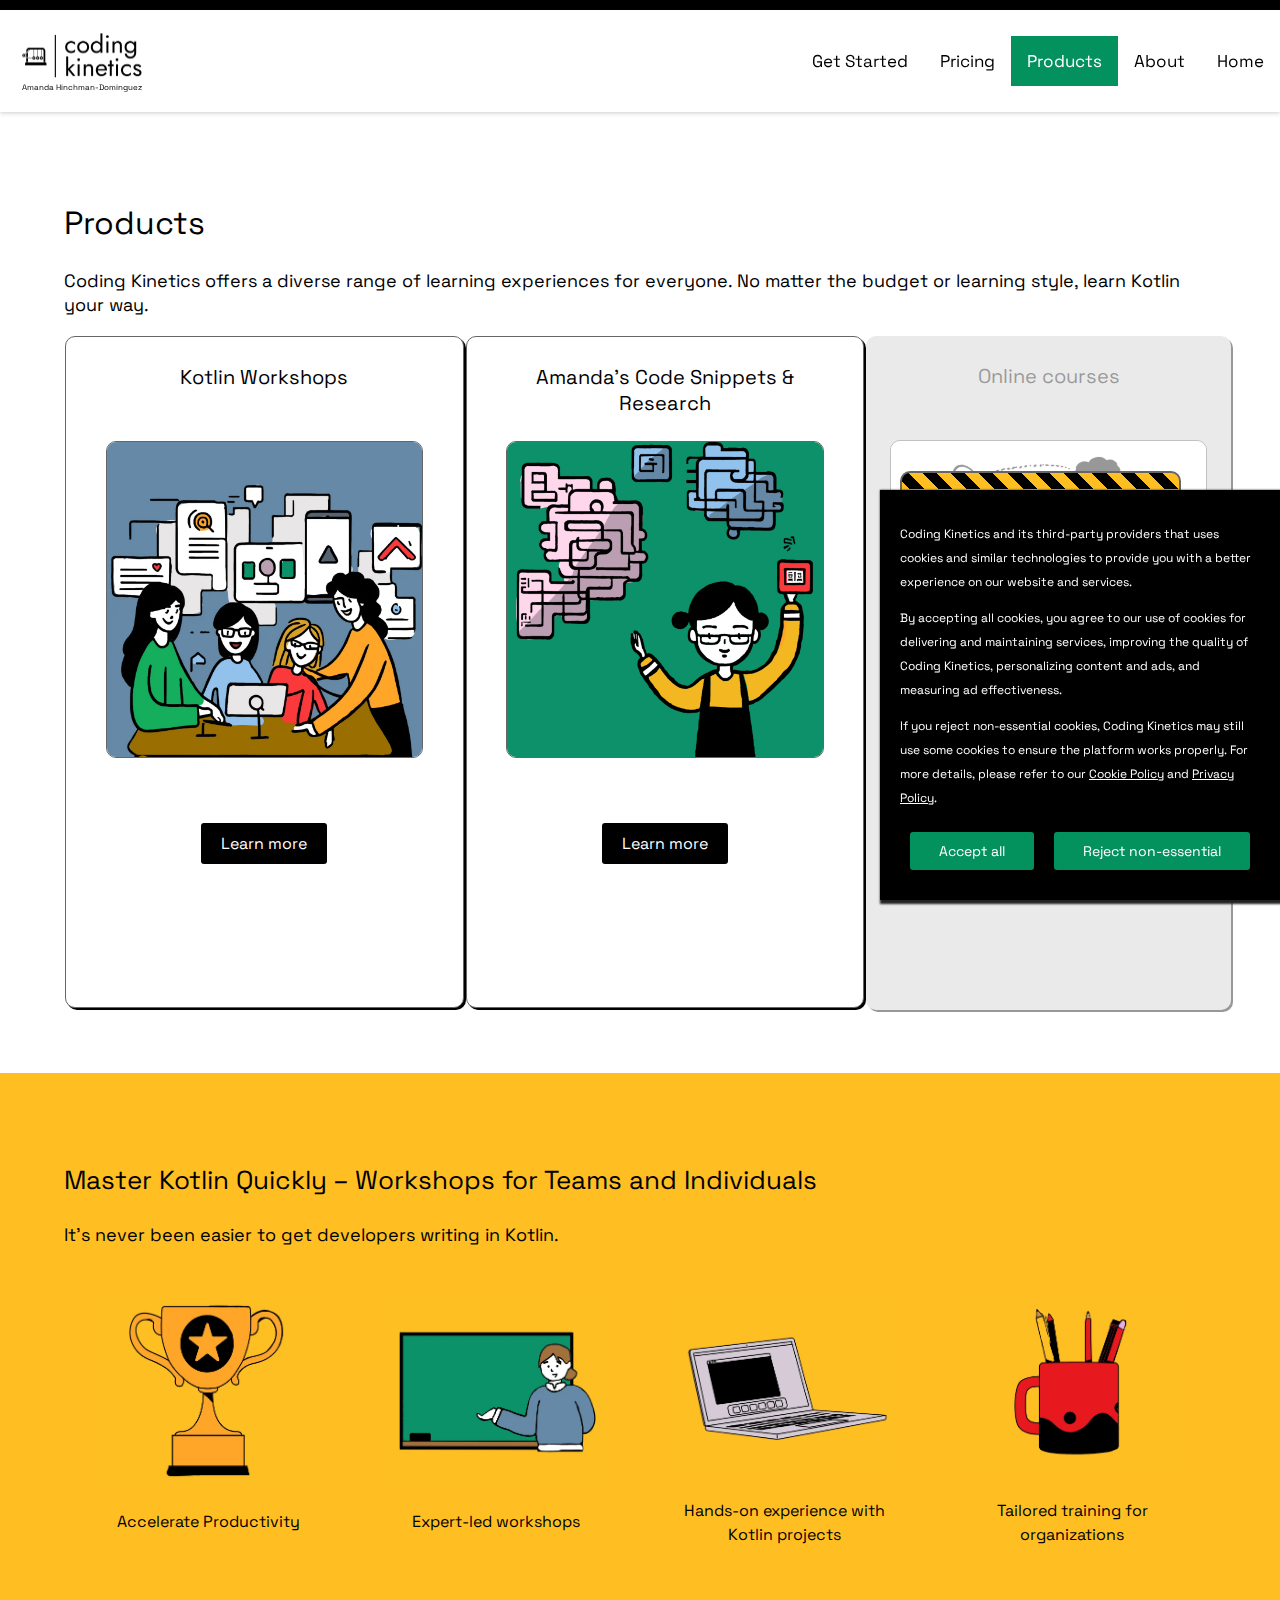
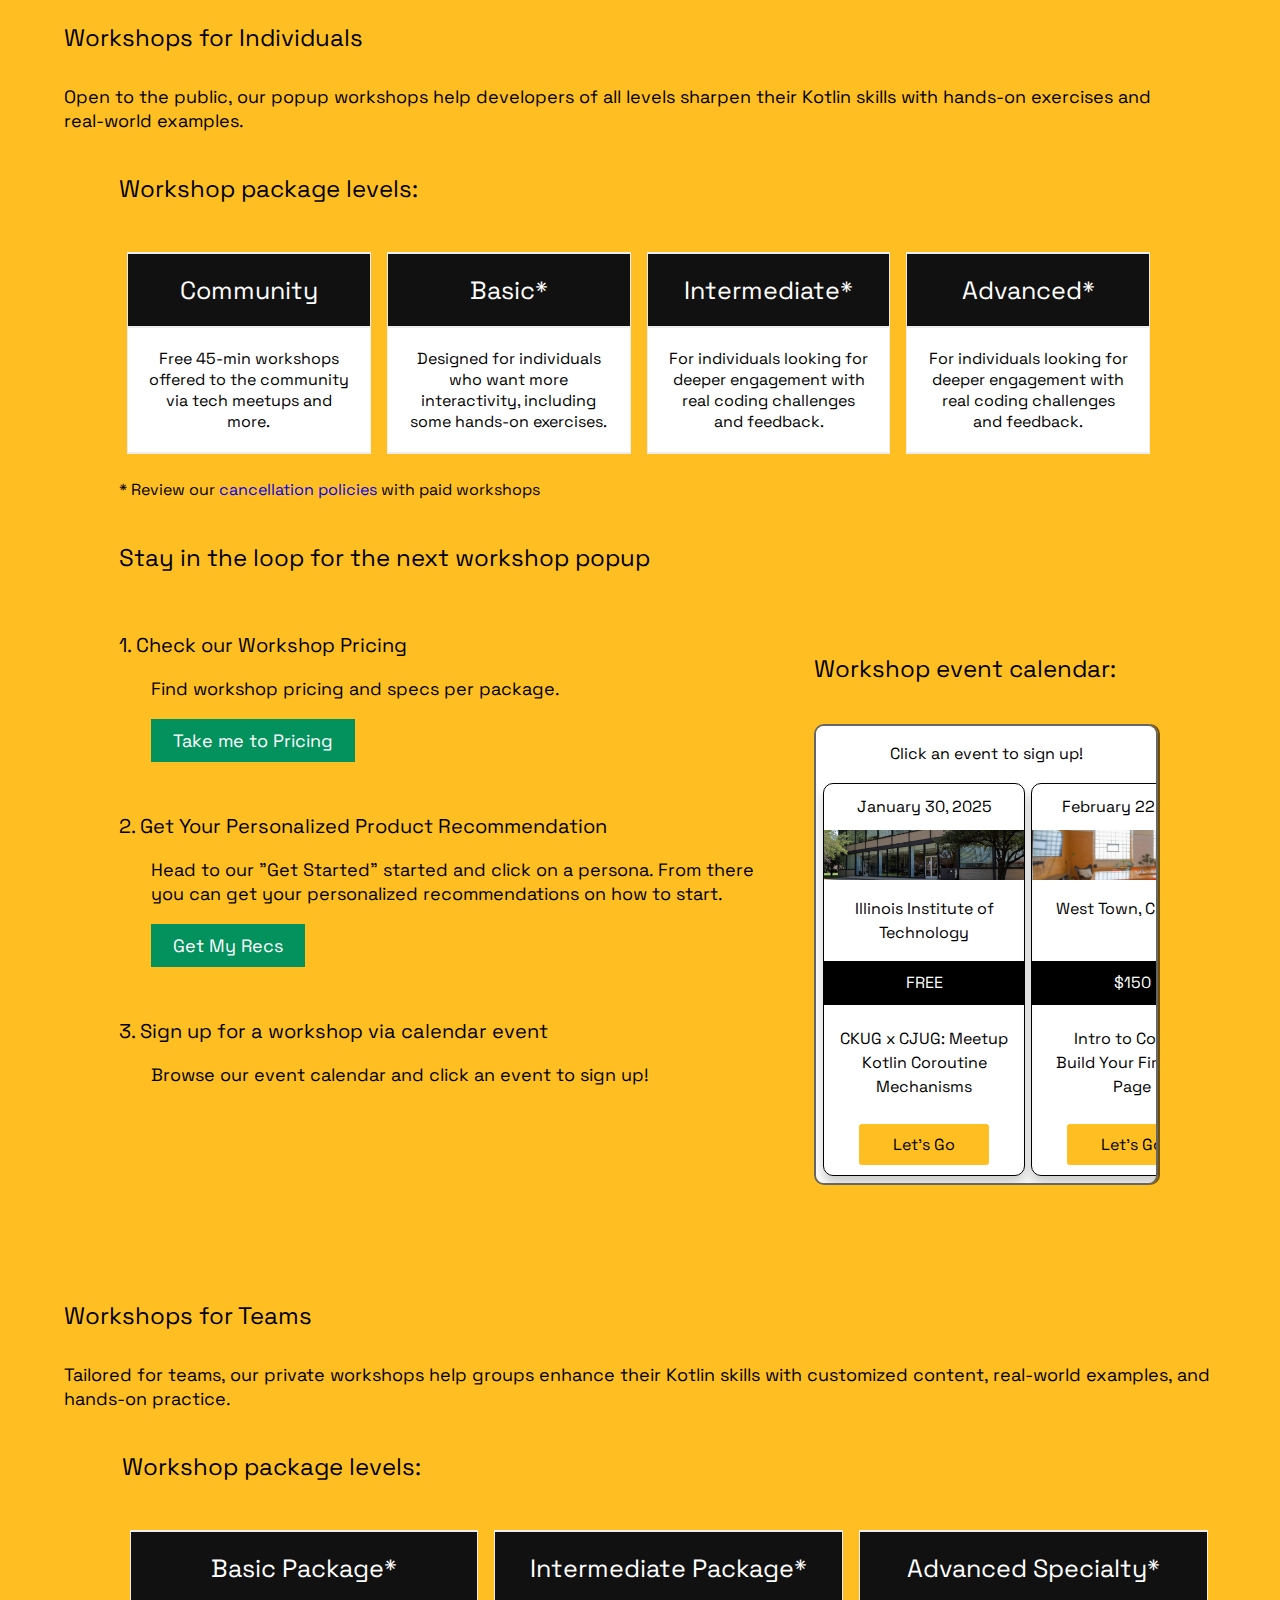
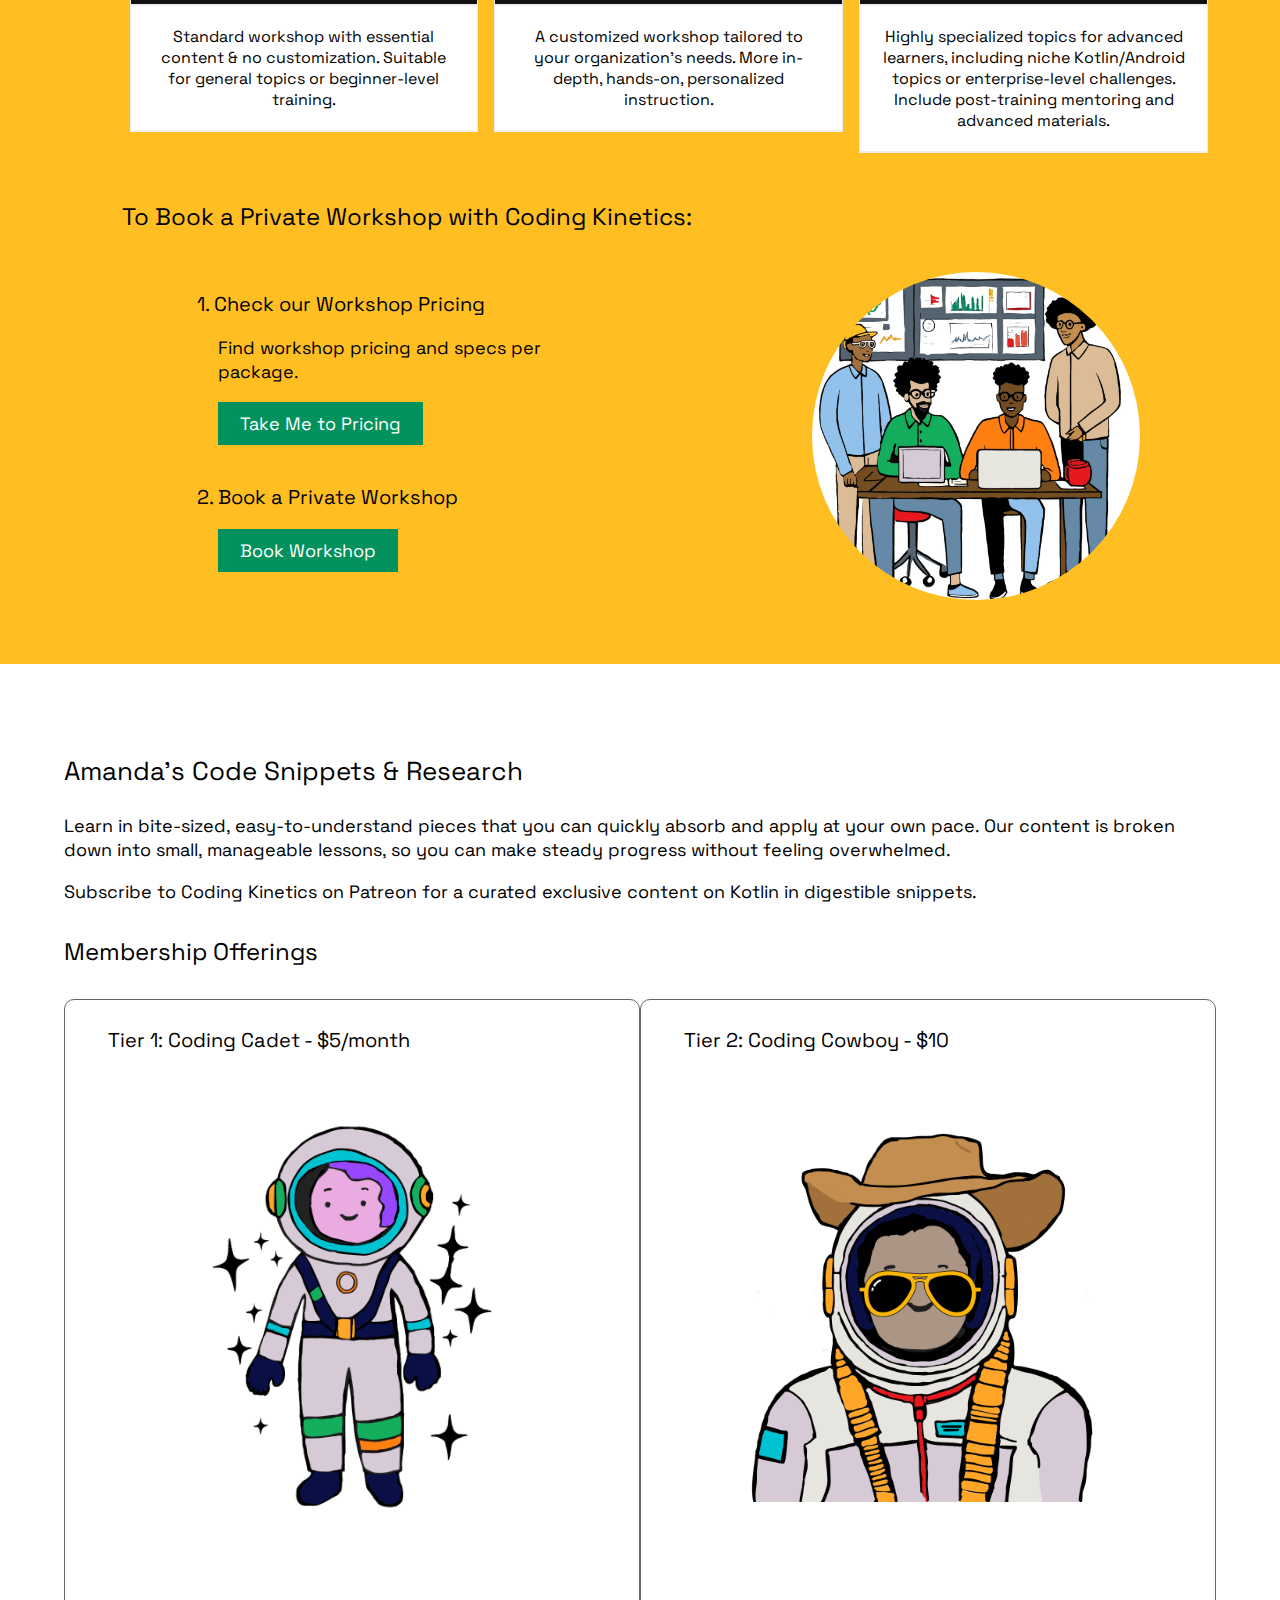
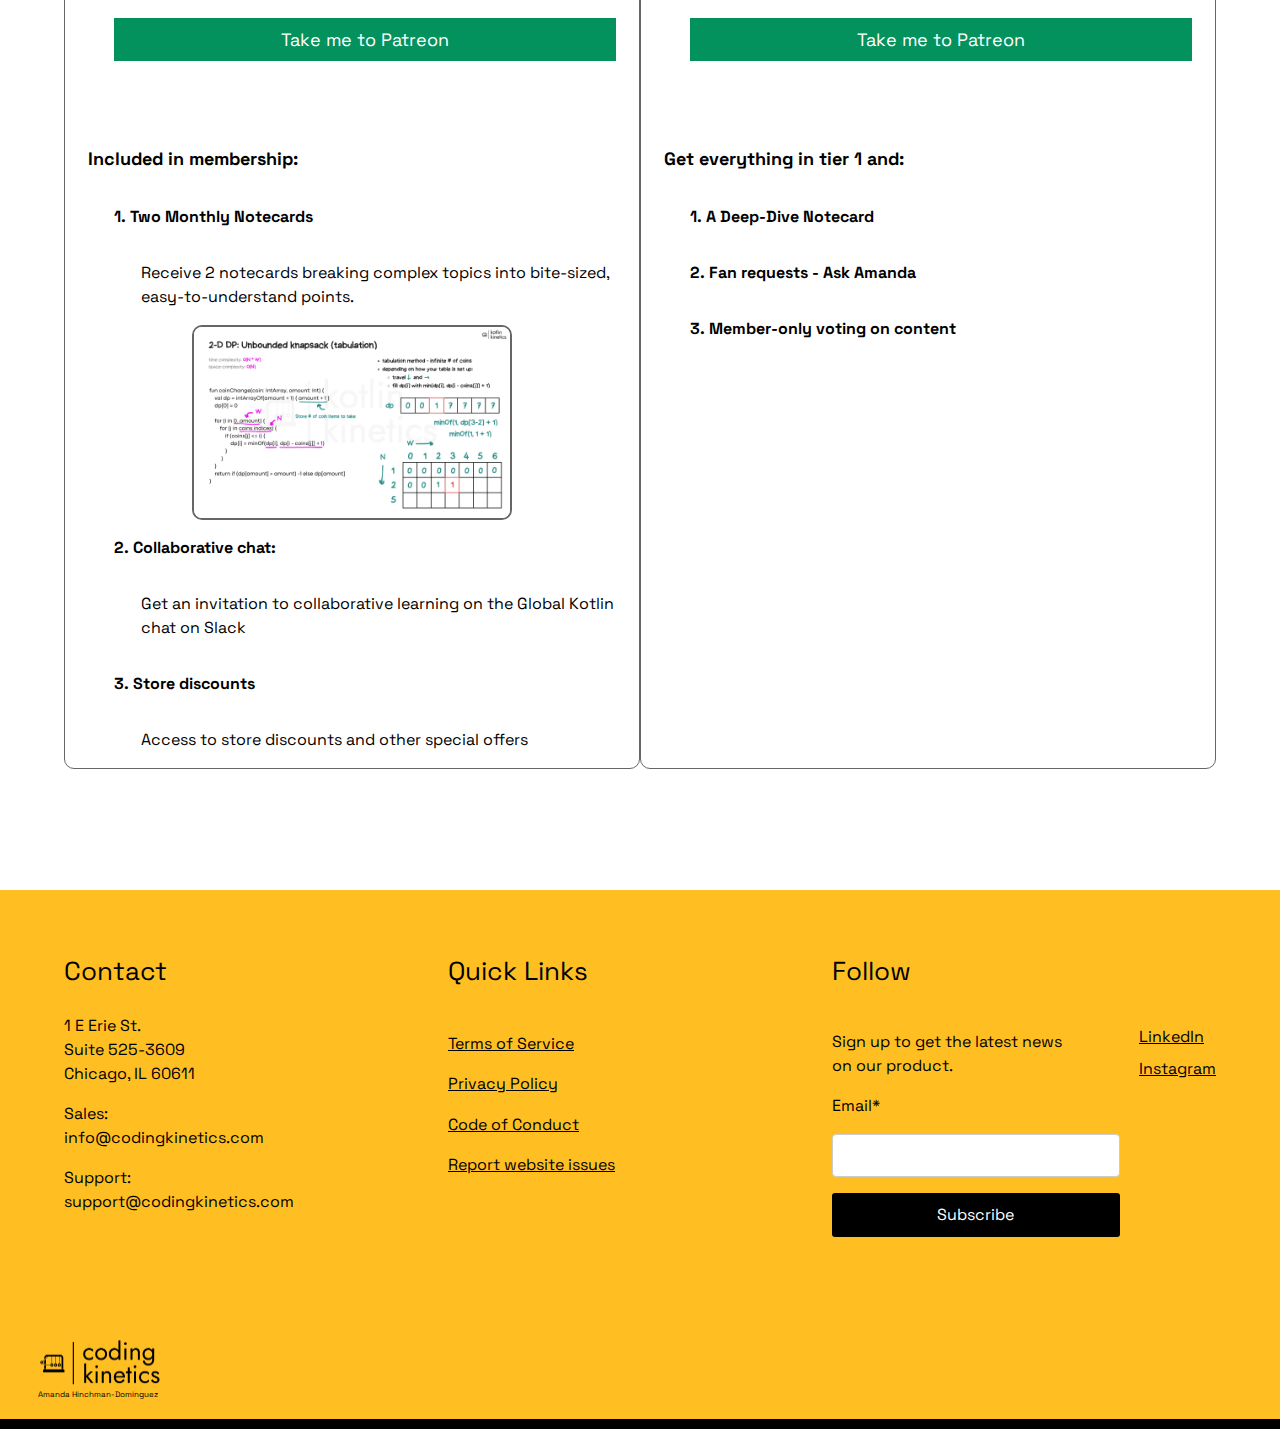
<file: products.html>
<!DOCTYPE html>
    <head>
        <meta charset="UTF-8"/>
        <meta name="viewport" content="width=device-width, initial-scale=1.0">
        <meta property="og:url" content="https://codingkinetics.com/pricing.html">
        <meta property="og:type" content="website">
        <meta property="og:title" content="Coding Kinetics | Products">
        <meta property="og:description" content="Offering diverse Kotlin content ranging from training, to online courses, and quick code snippets tailored to your needs at all levels.">
        <meta property="og:image" content="https://codingkinetics.com/assets/get-started.webp?q=70&amp;auto=format">
        <link rel="shortcut icon" type="image/x-icon" href="./logos/favicon.ico" />
        <link rel="stylesheet" href="./styles/global.css" />
        <link rel="stylesheet" href="./styles/styles.css" />
        <link rel="stylesheet" href="./styles/products.css" />
        <link rel='stylesheet' media='handheld, only screen and (max-device-width: 600px)' href='styles/phone.css'>
        <script src="https://ajax.googleapis.com/ajax/libs/jquery/3.7.1/jquery.min.js" defer></script>
        <script src="./js/global.js" defer></script>
        <script src="./js/cookie-consent-management.js" defer></script>
        <title>Coding Kinetics - Products</title>
    </head>
    <body>
        <div class="header">
            <div class="divider"></div>
            <div class="navigation">
                <a href="./index.html">
                    <img class="logo-img" src="./logos/logo-transparent.png" alt=""/>
                    <div class="author-name">Amanda Hinchman-Dominguez</div>
                </a>
                <div class="topnav" id="myLink">
                    <img class="menu-nav icon" src="./assets/hamburger-menu.svg" alt=""/>
                    <div class="nav-links">
                        <a href="./index.html">Home</a>
                        <a href="./about.html">About</a>
                        <a href="./products.html" class="active">Products</a>
                        <a href="./pricing.html">Pricing</a>
                        <a href="./get-started.html">Get Started</a>
                    </div>
                </div>
            </div>
        </div>
        <div class="body-content">
            <div class="products section">
                <div class="products-header">
                    <h2 class="section-title">Products</h2>
                    <p class="section-desc">Coding Kinetics offers a diverse range of learning experiences for everyone. No matter the budget or learning style, learn Kotlin your way.</p>
                </div>
                <div class="products-section">
                     <div class="workshops-section product product-product">
                        <h4>Kotlin Workshops</h4>
                        <img src="./assets/workshop.webp" alt="Offering Kotlin and Android workshops in a collaborative and engaging setting."/>
                        <a href="#workshops" class="black-button black-button-small learn-more">Learn more</a>
                    </div>
                    <div class="snippets-section product product-product">
                        <h4>Amanda's Code Snippets & Research</h4>
                        <img src="./assets/snippets.png" alt=""/>
                        <a href="#patreon" class="black-button black-button-small learn-more">Learn more</a>
                    </div>
                    <div class="online-courses-section product-product">
                        <div class="product under-construction">
                            <h4>Online courses</h4>
                            <img src="./assets/online-courses.png" alt=""/>
                        </div>
                        <div class="wip">
                            <div class="wip-sign">
                                <p>Area under construction</p>
                                <img src="./assets/crane-4.svg"/>
                                <p class="wip-desc">Be the first to know when online courses go live:</p>
                                <p class="email-subscribe-button subscribe-wip black-button">Notify Me</p>
                            </div>
                        </div>
                    </div>
                </div>
            </div>
            <div id="workshops" class="workshop-training section">
                <h3>Master Kotlin Quickly – Workshops for Teams and Individuals</h3>
                <p class="section-desc">It's never been easier to get developers writing in  Kotlin.</p>
                <div class="structured-benefit"> 
                    <div class="benefit">
                        <img src="./assets/productivity.webp" alt="Win back time and productivity when learning from Coding Kinetics"/>
                        <p>Accelerate Productivity</p>
                    </div>
                    <div class="benefit">
                        <img src="./assets/expert-led.webp" alt="Expert instructor teaches Kotlin and Android in front of a chalkboard"/>
                        <p>Expert-led workshops</p>
                    </div>
                    <div class="benefit">
                        <img src="./assets/hands-on.webp" alt="Hands-on experience is working with Kotlin on your own laptop or workspace for real-life applications"/>
                        <p>Hands-on experience with Kotlin projects</p>
                    </div>
                    <div class="benefit">
                        <img src="./assets/tailored.webp" alt="Red mug with pes and pencils for a customized learning experience"/>
                        <p>Tailored training for organizations</p>
                    </div>
                </div>
                <div class="workshop-offerings">
                    <div class="workshop-offering-section offerings-popup">
                        <h4 id="popup-workshops">Workshops for Individuals</h4>
                        <p class="workshop-desc">Open to the public, our popup workshops help developers of all levels sharpen their Kotlin skills with hands-on exercises and real-world examples.</p>
                        <div class="product-features">
                            <h5>Workshop package levels:</h5>
                            <div class="row">
                                <div class="columns">
                                    <ul class="price">
                                        <li class="li-header">Community</li>
                                        <li>Free 45-min workshops offered to the community via tech meetups and more.</li>
                                    </ul>
                                </div>
                                <div class="columns">
                                    <ul class="price">
                                        <li class="li-header">Basic*</li>
                                        <li>Designed for individuals who want more interactivity, including some hands-on exercises.</li>
                                    </ul>
                                </div>
                                <div class="columns">
                                    <ul class="price">
                                        <li class="li-header">Intermediate*</li>
                                        <li>For individuals looking for deeper engagement with real coding challenges and feedback.</li>
                                    </ul>
                                </div>
                                <div class="columns">
                                    <ul class="price">
                                        <li class="li-header">Advanced*</li>
                                        <li>For individuals looking for deeper engagement with real coding challenges and feedback.</li>
                                    </ul>
                                </div>
                            </div>
                            <p>* Review our <a href="./cancellation-policy.html">cancellation policies</a> with paid workshops</p>
                            <h5>Stay in the loop for the next workshop popup</h5>
                            <div class="row instructions">
                                <div class="workshop-instructions">
                                    <div class="step step1">
                                        <p class="step-title">1. Check our Workshop Pricing</p>
                                        <p class="step-desc">Find workshop pricing and specs per package.</p>
                                        <a href="./pricing.html#workshops" class="button">Take me to Pricing</a>
                                    </div>
                                    <div class="step step2">
                                        <p class="step-title">2. Get Your Personalized Product Recommendation</p>
                                        <p class="step-desc">Head to our "Get Started" started and click on a persona. From there you can get your personalized recommendations on how to start.</p>
                                        <a href="./get-started.html" class="button go-to-team-support">Get My Recs</a>
                                    </div>
                                    <div class="step step3">
                                        <p class="step-title">3. Sign up for a workshop via calendar event</p>
                                        <p class="step-desc">Browse our event calendar and click an event to sign up!</p>
                                    </div>
                                </div>
                                <div class="workshop-calendar">
                                    <h5>Workshop event calendar:</h5>
                                    <div class="upcoming-workshops-calendar">
                                        <p>Click an event to sign up!</p>
                                        <div class="zebra-scrollable">
                                            <div class="calendar-event">
                                                <p class="calendar-date">January 30, 2025</p>
                                                <img class="event-img" src="./assets/stuart.webp" alt="Coding Kinetics workshop hosted in the Stuart Building at IIT"/>
                                                <p class="calendar-event-location">Illinois Institute of Technology</p>
                                                <p class="event-banner">FREE</p>
                                                <p class="calendar-event-title">CKUG x CJUG: Meetup<br/>Kotlin Coroutine Mechanisms</p>
                                                <a href="https://www.meetup.com/chicago-kotlin/events/304049425" class="calendar-event-button">Let's Go</a>
                                            </div>
                                            <div class="calendar-event">
                                                <p class="calendar-date">February 22, 2025</p>
                                                <img class="event-img" src="./assets/html.webp" alt="Coding Kinetics workshop offers an opportunity to learn HTML, CSS and JS in a small group setting."/>
                                                <p class="calendar-event-location">West Town, Chicago</p>
                                                <p class="event-banner">$150</p>
                                                <p class="calendar-event-title">Intro to Coding<br/>Build Your First Web Page</p>
                                                <a href="https://www.meetup.com/chicago-kotlin/events/304049425" class="calendar-event-button">Let's Go</a>
                                            </div>
                                            <div class="calendar-event event-end">
                                                <p class="follow-social">Follow Coding Kinetics for the latest events on popup workshops:</p>
                                                <div class="bio-social-icon">
                                                    <a href="https://www.linkedin.com/company/coding-kinetics">
                                                        <img src="./assets/linkedin-logo.png" alt=""/>
                                                    </a>
                                                    <a href="https://www.instagram.com/amanda_talks_kotlin/">
                                                        <img src="./assets/insta.png" alt=""/>
                                                    </a>
                                                </div>
                                            </div>
                                            <div class="calendar-event event-end">
                                                <p class="follow">Or notify me via email for new workshops:</p>
                                                <div class="email-subscribe-button subscribe-wip black-button">Notify Me</div>
                                            </div>
                                        </div>
                                    </div>
                                </div>
                            </div>
                        </div>
                    </div>
                    <div class="workshop-offering-section">
                        <h4 class="private-workshops">Workshops for Teams</h4>
                        <p class="workshop-desc">Tailored for teams, our private workshops help groups enhance their Kotlin skills with customized content, real-world examples, and hands-on practice.</p>
                        <div class="product-features">
                            <h5>Workshop package levels:</h5>
                            <div class="row">
                                <div class="columns">
                                    <ul class="price">
                                        <li class="li-header">Basic Package*</li>
                                        <li>Standard workshop with essential content & no customization.  Suitable for general topics or beginner-level training.</li>
                                    </ul>
                                </div>
                                <div class="columns">
                                    <ul class="price">
                                        <li class="li-header">Intermediate Package*</li>
                                        <li>A customized workshop tailored to your organization's needs. More in-depth, hands-on, personalized instruction.</li>
                                    </ul>
                                </div>
                                <div class="columns">
                                    <ul class="price">
                                        <li class="li-header">Advanced Specialty*</li>
                                        <li>Highly specialized topics for advanced learners, including niche Kotlin/Android topics or enterprise-level challenges. Include post-training mentoring and advanced materials.</li>
                                    </ul>
                                </div>
                            </div>
                            <h5 class="instructions">To Book a Private Workshop with Coding Kinetics:</h5>
                            <div class="row">
                                <div class="workshop-instructions">
                                    <div class="step step1">
                                        <p class="step-title">1. Check our Workshop Pricing</p>
                                        <p class="step-desc">Find workshop pricing and specs per package.</p>
                                        <a href="./pricing.html#team-pricing" class="button">Take Me to Pricing</a>
                                    </div>
                                    <div class="step step2">
                                        <p class="step-title">2. Book a Private Workshop</p>
                                        <a href="./get-started.html#book-private-workshop" class="button go-to-team-support">Book Workshop</a>
                                    </div>
                                </div>
                                <img class="team-persona" src="assets/teams-persona.webp" alt="Coding Kinetics private trainings are available for organizations and engineers and developers."/>
                            </div>
                        </div>
                    </div> 
                </div>
            </div>
            <div id="patreon" class="patreon section">
                <h3>Amanda's Code Snippets & Research</h3>
                <p class="section-desc">Learn in bite-sized, easy-to-understand pieces that you can quickly absorb and apply at your own pace. Our content is broken down into small, manageable lessons, so you can make steady progress without feeling overwhelmed.</p> 
                <p class="section-desc">Subscribe to Coding Kinetics on Patreon for a curated exclusive content on Kotlin in digestible snippets.</p>
                <h4>Membership Offerings</h4>
                <div class="patreon-overview">
                    <div id="tier-1" class="tier-1-overview-cost tier">
                        <h4>Tier 1: Coding Cadet - $5/month</h4>
                        <img class="space-cadet " src="./assets/space-cadet.png" alt=""/>
                        <a href="https://www.patreon.com/AmandaHinchman" class="button learn-more">Take me to Patreon</a>
                        <div class="description">
                            <p class="offer-desc">Included in membership:</p>
                            <p class="offering">1. Two Monthly Notecards</p>
                            <p class="offering-desc">Receive 2 notecards breaking complex topics into bite-sized, easy-to-understand points.</p>
                            <div class="product-sample">
                                <img class="notecard-sample" src="./assets/sample-notecard.webp" alt="Patreon Coding Kinetics notecard on 2D-Dynamic Programming: Unbounded knapsack"/>
                            </div>
                            <p class="offering">2. Collaborative chat:</p>
                            <p class="offering-desc">Get an invitation to collaborative learning on the Global Kotlin chat on Slack</p>
                            <p class="offering">3. Store discounts</p>
                            <p class="offering-desc">Access to store discounts and other special offers</p>
                        </div>
                    </div>
                    <div id="tier-2" class="tier-2-overview-cost tier">
                        <h4>Tier 2: Coding Cowboy - $10</h4>
                        <img class="space-cowboy" src="./assets/space-cowboy.png" alt=""/>
                        <a href="https://www.patreon.com/AmandaHinchman" class="button learn-more">Take me to Patreon</a>
                        <div class="description">
                            <p class="offer-desc">Get everything in tier 1 and:</p>
                            <p class="offering">1. A Deep-Dive Notecard</p>
                            <p class="offering">2. Fan requests - Ask Amanda</p>
                            <p class="offering">3. Member-only voting on content</p>
                        </div>
                    </div>
                </div>
            </div>
            <div class="junk-drawer">
                <div class="junk-links row section">
                    <div class="junk-contact junk-section">
                        <h3 class="contact">Contact</h3>
                        <p class="junk-text">1 E Erie St.<br/>Suite 525-3609<br/>Chicago, IL 60611</p>
                        <p class="junk-text">Sales:<br/>info@codingkinetics.com</p>
                        <p class="junk-text">Support:<br/>support@codingkinetics.com</p>
                    </div>
                    <div class="junk-quick-links junk-section">
                        <h3 class="quick-links">Quick Links</h3>
                        <a class="link" href="./terms-of-service.html">Terms of Service</a>
                        <a class="link" href="./privacy-policy.html">Privacy Policy</a>
                        <a class="link" href="./code-of-conduct.html">Code of Conduct</a>
                        <a class="link" href="https://github.com/Coding-Kinetics/coding-kinetics/issues/new/choose">Report website issues</a>
                    </div>
                    <div class="junk-follow junk-section">
                        <h3 class="follow ">Follow</h3>
                        <div class="junk-follow-section">
                            <div class="follow-subscribe">
                                <p class="junk-text">Sign up to get the latest news <br/> on our product.</p>
                                <p class="junk-text">Email*</p>
                                <form class="subscribe" action="">
                                    <input type="text" id="email-subscribe-input"></input>
                                </form>
                                <p class="black-button email-subscribe-button">Subscribe</p>
                            </div>
                            <div class="follow-socials">
                                <a class="link" href="https://www.linkedin.com/company/coding-kinetics">LinkedIn</a>
                                <a class="link" href="https://www.instagram.com/amanda_talks_kotlin/">Instagram</a>
                            </div>
                        </div>
                    </div>
                </div>
                <a class="junk-logo" href="./index.html">
                    <img class="logo-img" src="./logos/logo-transparent.png" alt=""/>
                    <div class="author-name">Amanda Hinchman-Dominguez</div>
                </a>
            </div>
        </div>
        <div class="divider"></div>
        <div class="cookie-notice">
            <div class="cookie-notice-slide">
                <p>Coding Kinetics and its third-party providers that uses cookies and similar technologies to provide you with a better experience on our website and services.</p>
                <p>By accepting all cookies, you agree to our use of cookies for delivering and maintaining services, improving the quality of Coding Kinetics, personalizing content and ads, and measuring ad effectiveness.</p>
                <p>If you reject non-essential cookies, Coding Kinetics may still use some cookies to ensure the platform works properly. For more details, please refer to our <a class="cookies link page-under-construction">Cookie Policy</a> and <a class=" cookies link" href="./privacy-policy.html">Privacy Policy</a>.</p>
                <div class="row cookie-notice-buttons">
                    <div class="cookie-button accept-button">Accept all</div>
                    <div class="cookie-button reject-button">Reject non-essential</div>
                </div>
            </div>
        </div>
        <div id="subscribe-screen">
            <!-- MailerLite Universal -->
            <div class="ml-embedded subscribe-by-email" data-form="mNZx0g"></div>
            <!-- End MailerLite Universal -->
        </div>
        <div id="page-under-construction">
             <div class="wip">
                <div class="wip-sign">
                    <p class="wip-title">CAUTION</p>
                    <p>Page under construction</p>
                    <img src="./assets/crane-4.svg" alt=""/>
                    <p class="wip-desc">Sign up by email for product updates:</p>
                    <p class="email-subscribe-button subscribe-wip black-button">Notify Me</p>
                </div>
            </div>
        </div>
    </body>
</html>
</file>
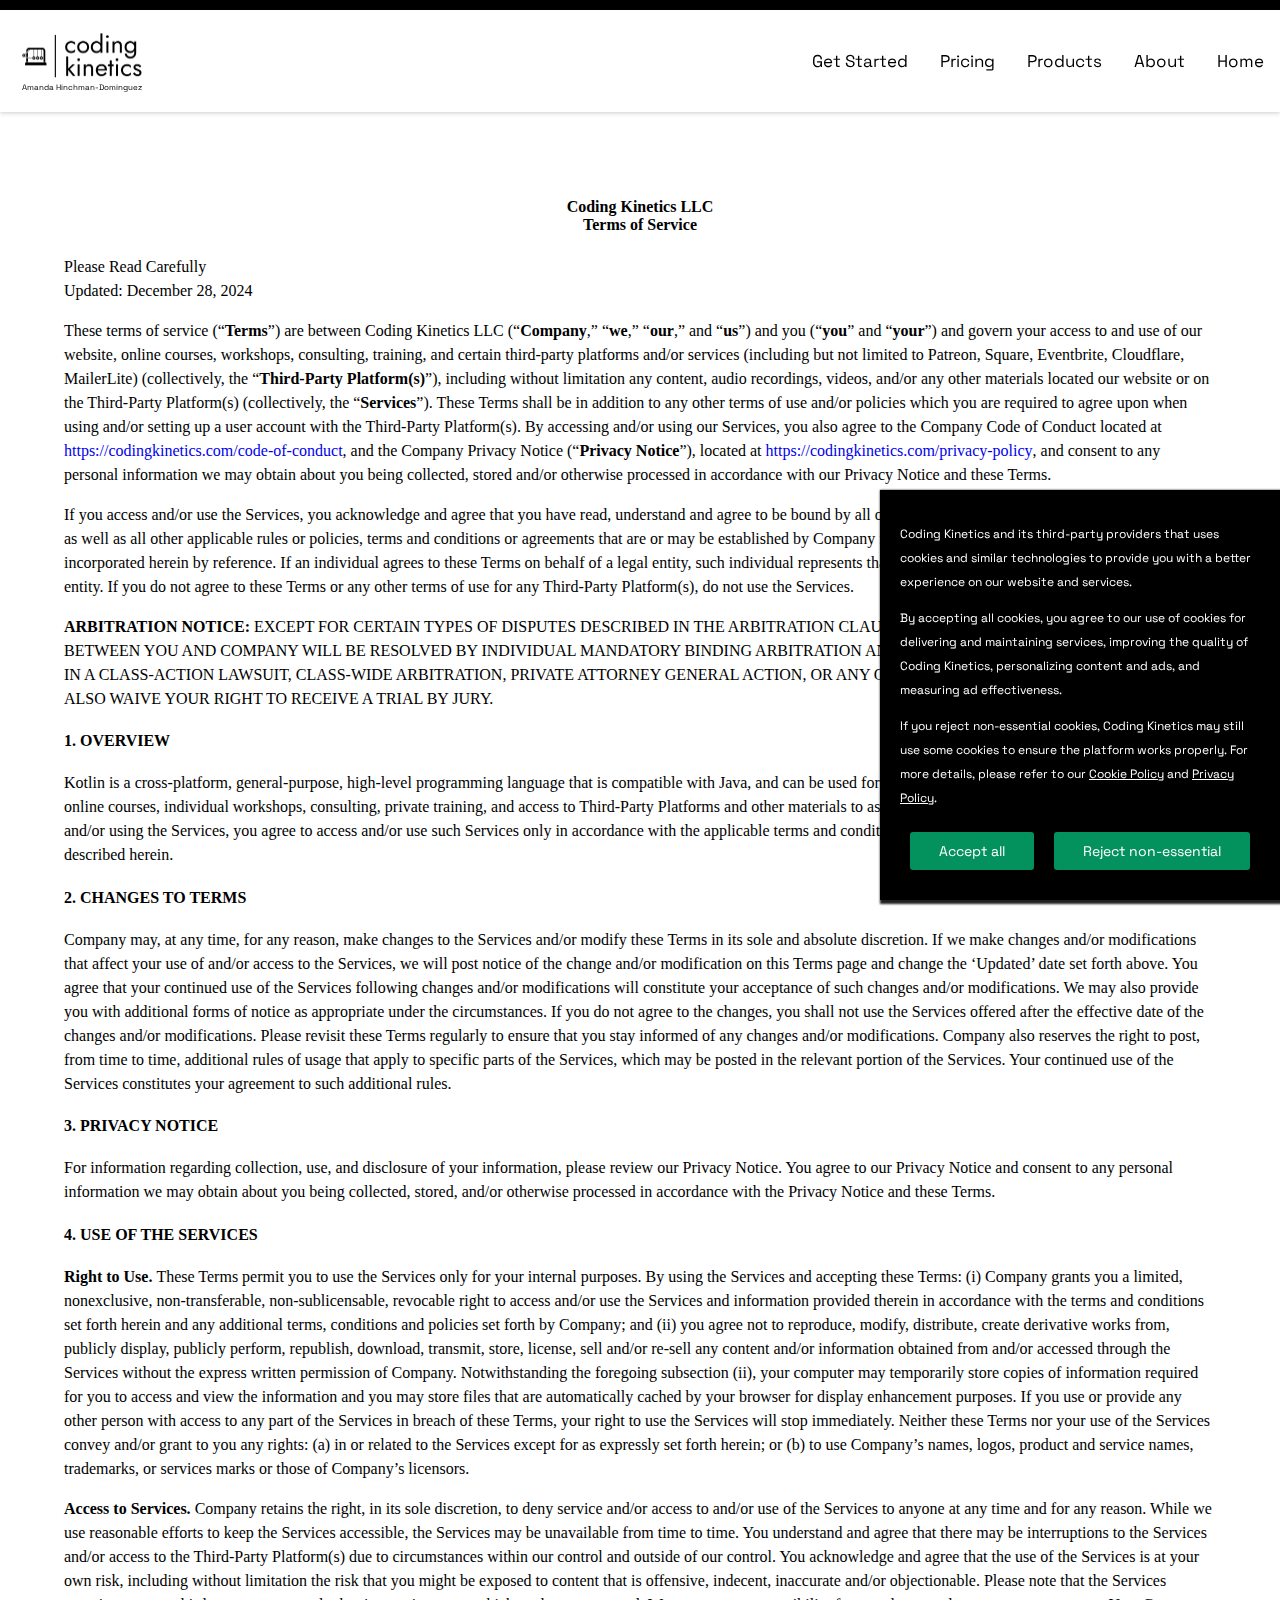
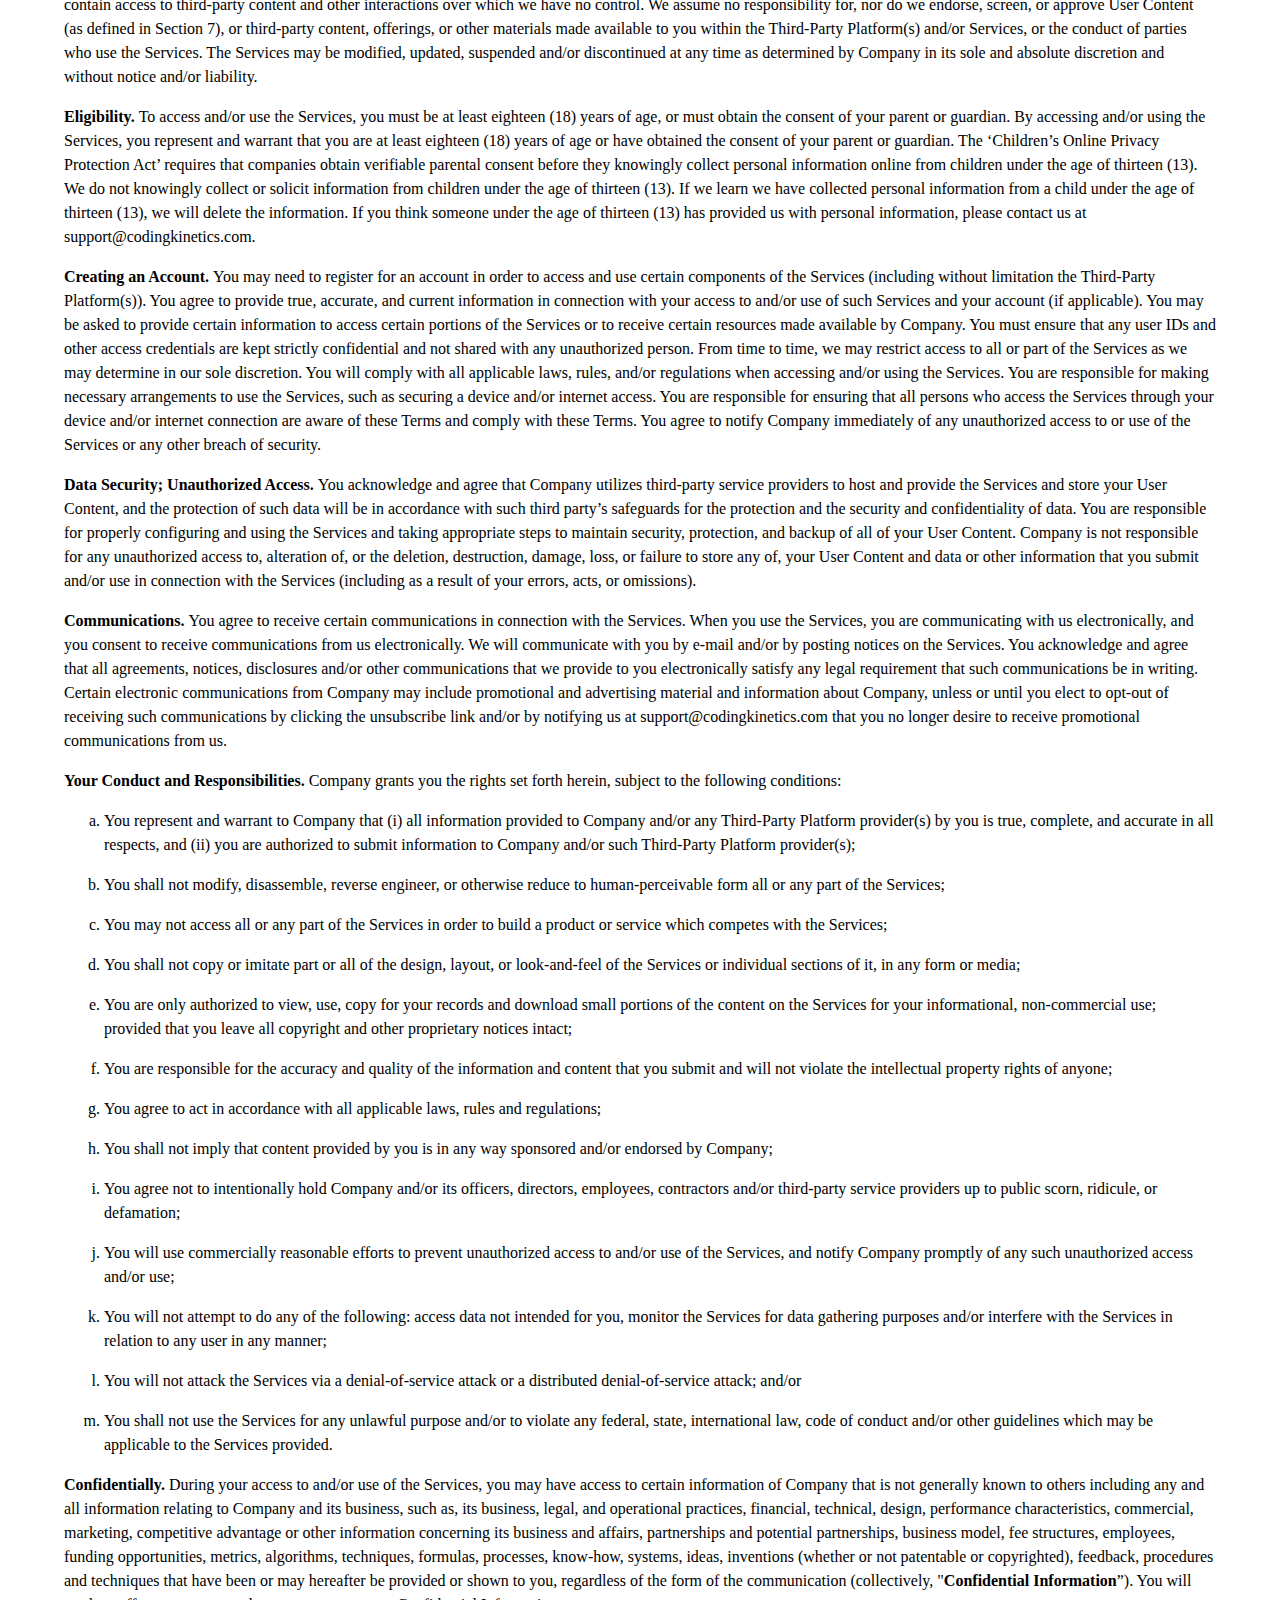
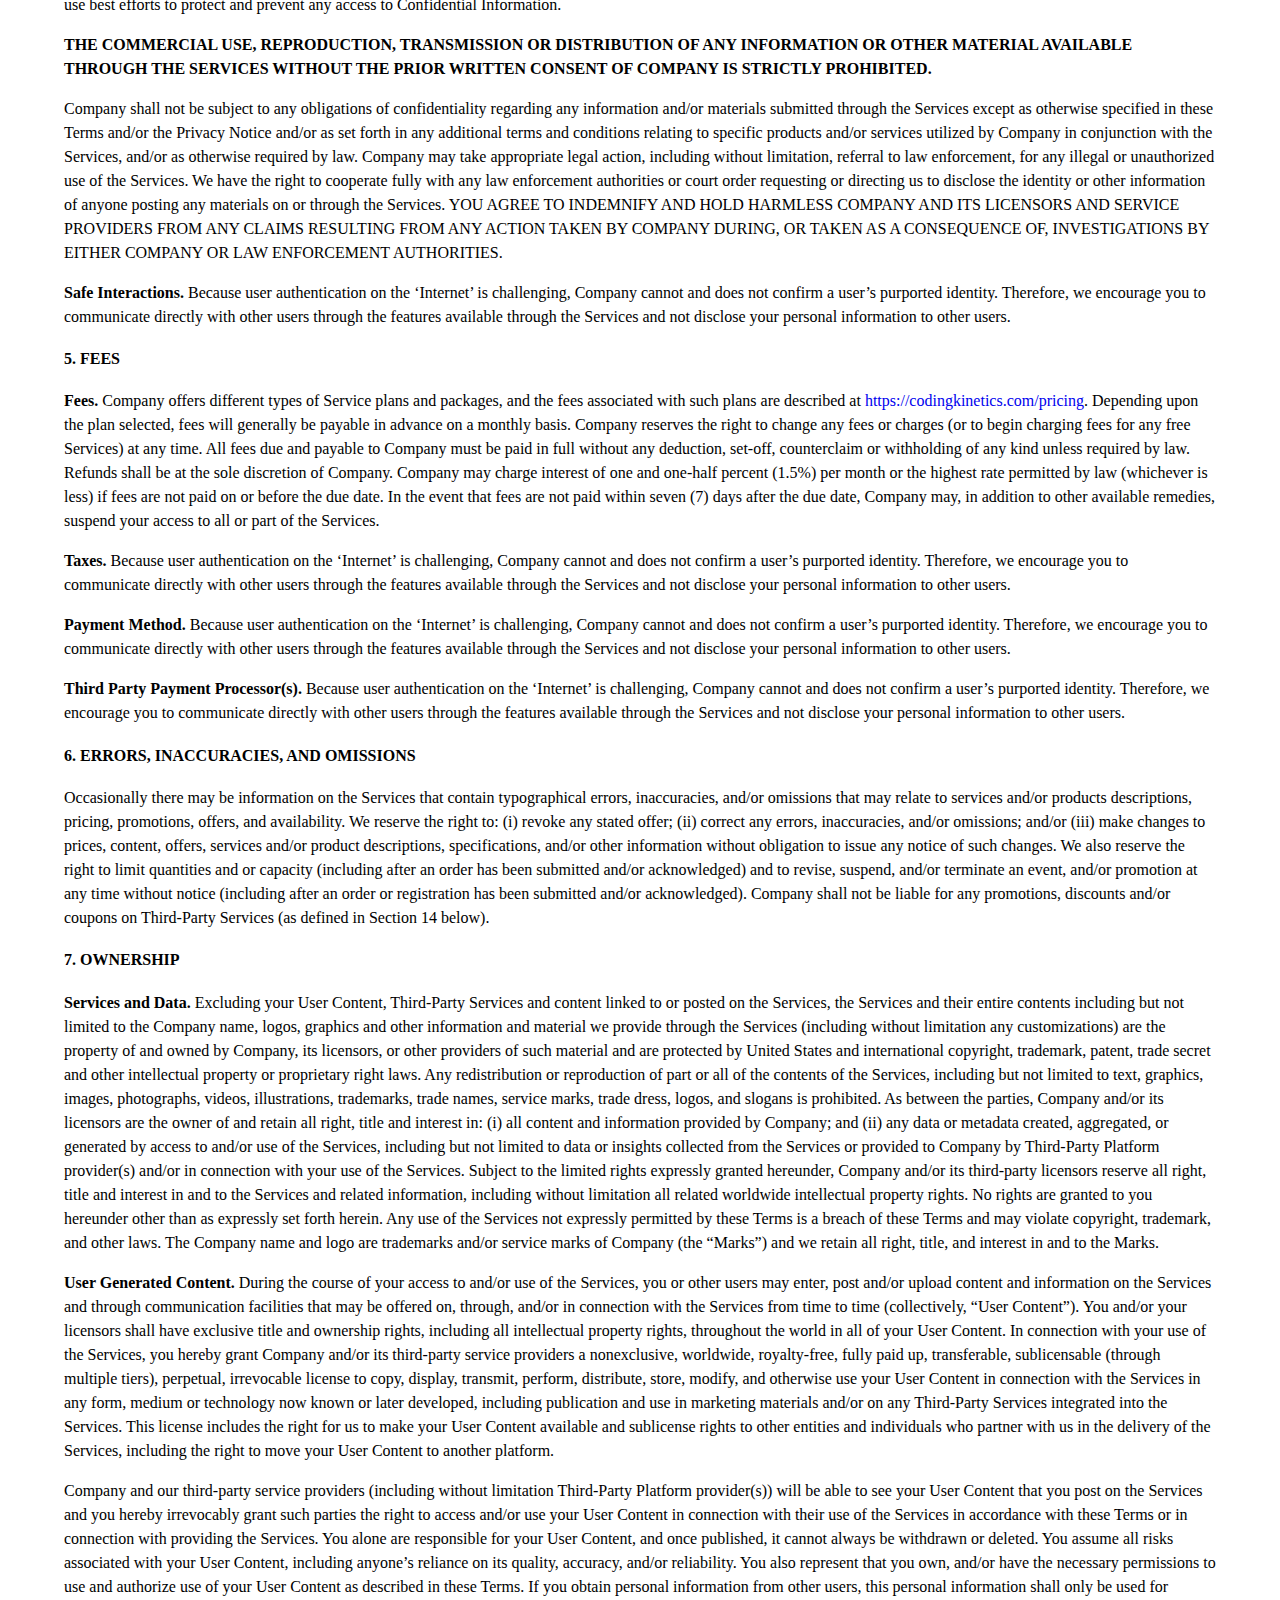
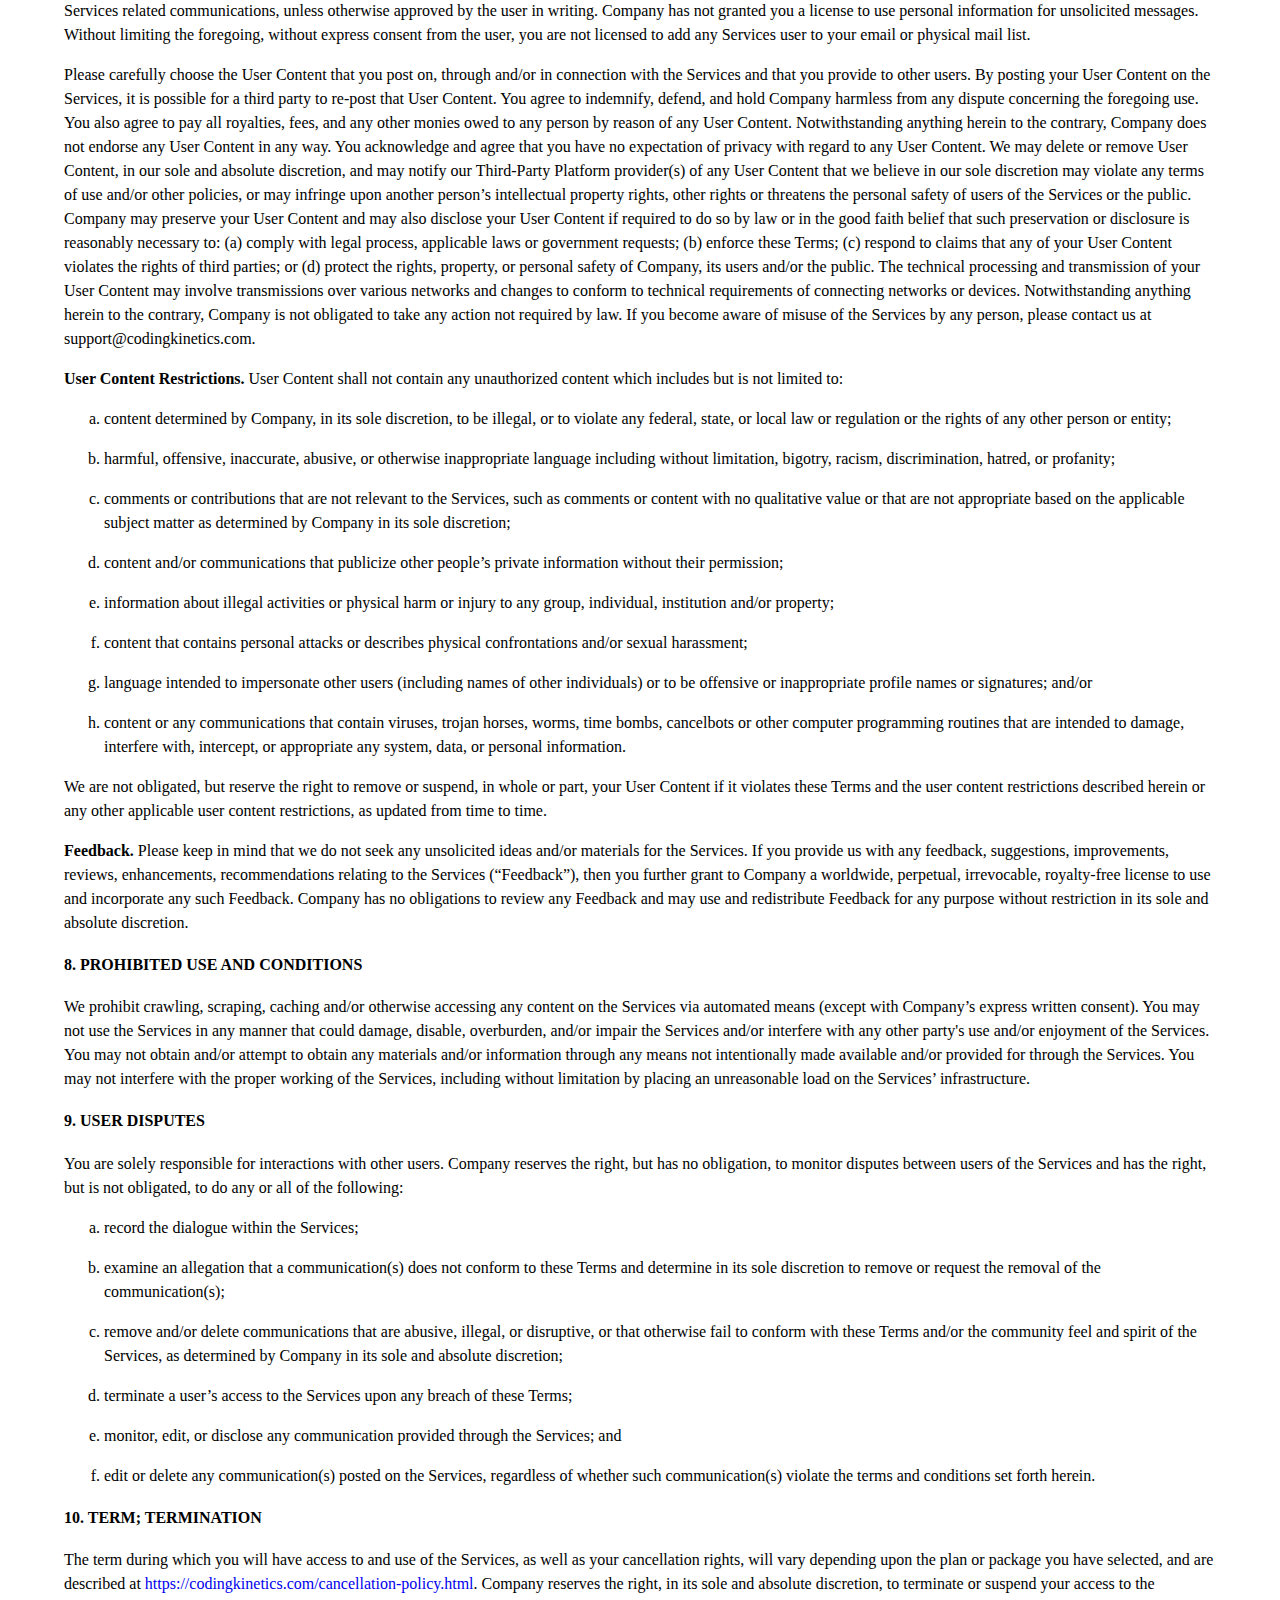
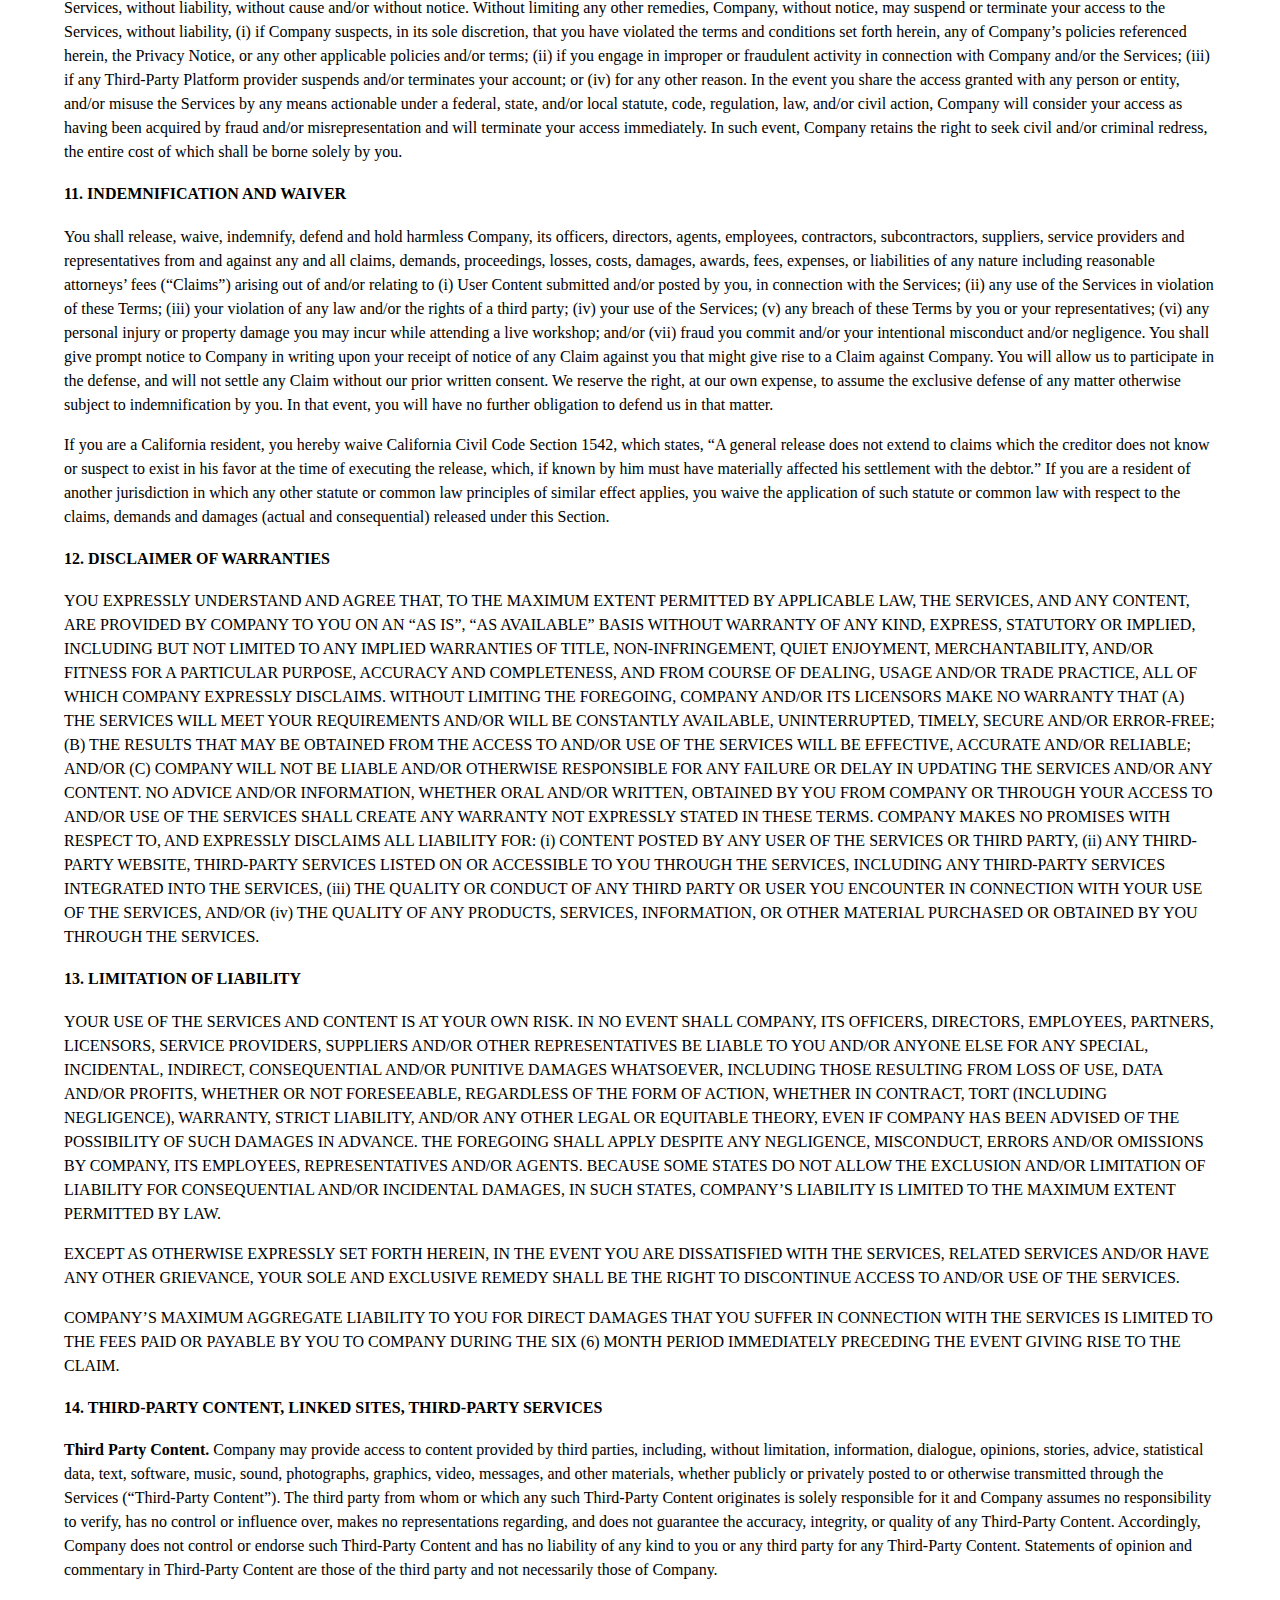
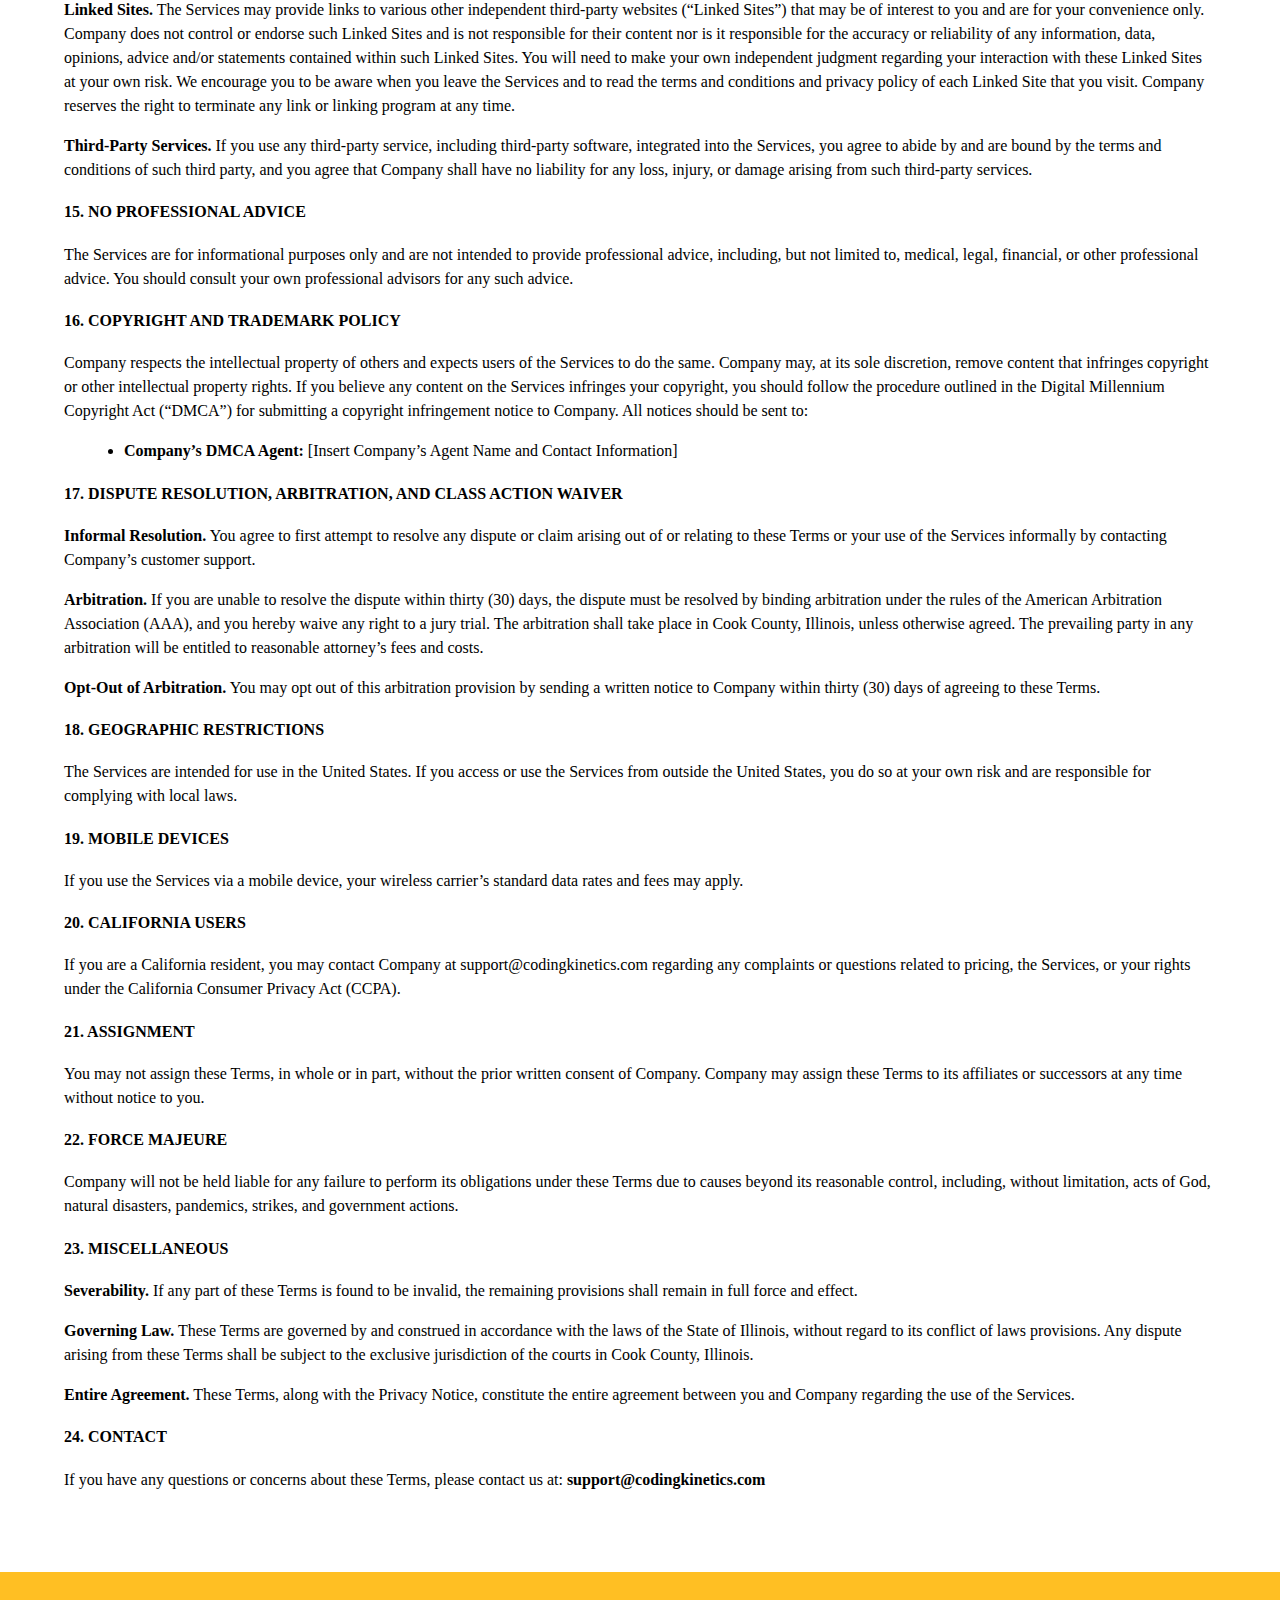
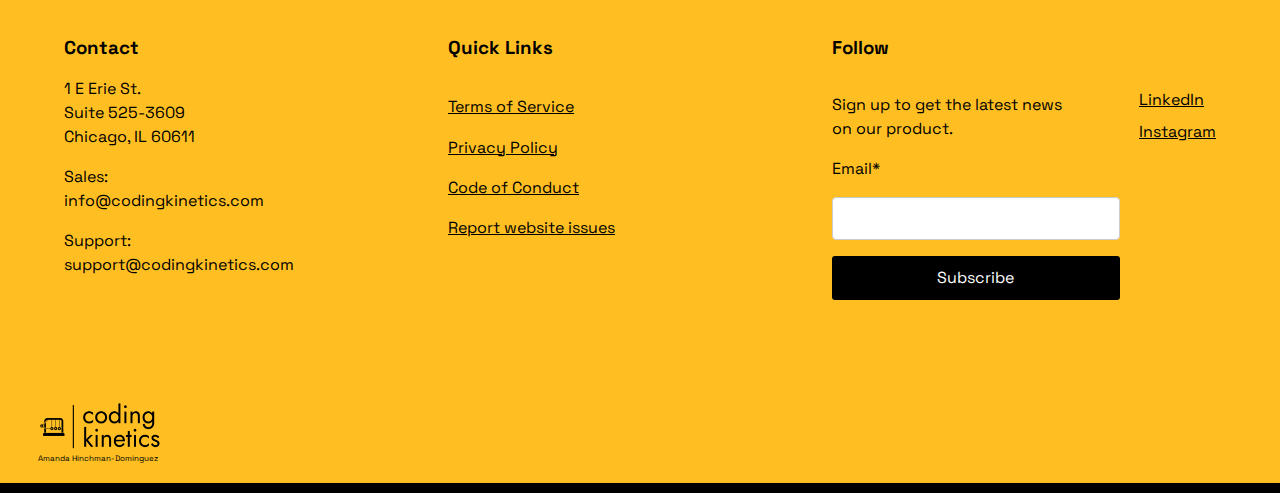
<file: terms-of-service.html>
<!DOCTYPE html>
<html lang="en">
<head>
    <meta charset="UTF-8">
    <meta name="viewport" content="width=device-width, initial-scale=1.0">
    <meta property="og:url" content="https://codingkinetics.com/code-of-conduct.html"/>
    <meta property="og:type" content="website">
    <meta property="og:title" content="Coding Kinetics | Terms of Service">
    <meta property="og:description" content="Offering diverse Kotlin content ranging from training, to online courses, and quick code snippets tailored to your needs at all levels.">
    <meta property="og:image" content="https://codingkinetics.com/assets/code-of-conduct.png?q=70&amp;auto=format">
    <link rel="shortcut icon" type="image/x-icon" href="./logos/favicon.ico" />
    <link rel="stylesheet" href="./styles/global.css" />
    <link rel="stylesheet" href="./styles/styles.css" />
    <link rel="stylesheet" href="styles/legal-documentation.css" />
    <link rel='stylesheet' media='handheld, only screen and (max-device-width: 600px)' href='styles/phone.css'>
    <script src="https://ajax.googleapis.com/ajax/libs/jquery/3.7.1/jquery.min.js" defer></script>
    <script src="./js/global.js" defer></script>
    <script src="./js/cookie-consent-management.js" defer></script>
    <title>Coding Kinetics | Terms of Service</title>
</head>
<body>
    <div class="header">
        <div class="divider"></div>
        <div class="navigation">
            <a href="./index.html">
                <img class="logo-img" src="./logos/logo-transparent.png" alt=""/>
                <div class="author-name">Amanda Hinchman-Dominguez</div>
            </a>
            <div class="topnav" id="myLink">
                <img class="menu-nav icon" src="./assets/hamburger-menu.svg"/>
                <div class="nav-links">
                    <a href="./index.html">Home</a>
                    <a href="./about.html">About</a>
                    <a href="./products.html">Products</a>
                    <a href="./pricing.html">Pricing</a>
                    <a href="./get-started.html">Get Started</a>
                </div>
            </div>
        </div>
    </div>
    <div class="body-content">
        <div class="section terms-of-service">
            <h4 class="tos-title">Coding Kinetics LLC<br>Terms of Service</h4>
            <div class="code-section terms-of-service">
                <p>Please Read Carefully<br>Updated: December 28, 2024</p>
            </div>
            <div class="code-section terms-of-service">
                <p>These terms of service (“<strong>Terms</strong>”) are between Coding Kinetics LLC (“<strong>Company</strong>,” “<strong>we</strong>,” “<strong>our</strong>,” and “<strong>us</strong>”) and you (“<strong>you</strong>” and “<strong>your</strong>”) and govern your access to and use of our website, online courses, workshops, consulting, training, and certain third-party platforms and/or services (including but not limited to Patreon, Square, Eventbrite, Cloudflare, MailerLite) (collectively, the “<strong>Third-Party Platform(s)</strong>”), including without limitation any content, audio recordings, videos, and/or any other materials located our website or on the Third-Party Platform(s) (collectively, the “<strong>Services</strong>”). These Terms shall be in addition to any other terms of use and/or policies which you are required to agree upon when using and/or setting up a user account with the Third-Party Platform(s). By accessing and/or using our Services, you also agree to the Company Code of Conduct located at <a href="https://codingkinetics.com/code-of-conduct">https://codingkinetics.com/code-of-conduct</a>, and the Company Privacy Notice (“<strong>Privacy Notice</strong>”), located at <a href="https://codingkinetics.com/privacy-policy">https://codingkinetics.com/privacy-policy</a>, and consent to any personal information we may obtain about you being collected, stored and/or otherwise processed in accordance with our Privacy Notice and these Terms.</p>
            </div>
            <div class="code-section terms-of-service">
                <p>If you access and/or use the Services, you acknowledge and agree that you have read, understand and agree to be bound by all of the terms and conditions set forth in these Terms, as well as all other applicable rules or policies, terms and conditions or agreements that are or may be established by Company from time to time, and the foregoing shall be incorporated herein by reference. If an individual agrees to these Terms on behalf of a legal entity, such individual represents that the individual has the legal authority to bind such entity.  If you do not agree to these Terms or any other terms of use for any Third-Party Platform(s), do not use the Services.</p>
            </div>
            <div class="code-section terms-of-service">
                <p><strong>ARBITRATION NOTICE:</strong> EXCEPT FOR CERTAIN TYPES OF DISPUTES DESCRIBED IN THE ARBITRATION CLAUSE BELOW, YOU AGREE THAT DISPUTES BETWEEN YOU AND COMPANY WILL BE RESOLVED BY INDIVIDUAL MANDATORY BINDING ARBITRATION AND YOU WAIVE ANY RIGHT TO PARTICIPATE IN A CLASS-ACTION LAWSUIT, CLASS-WIDE ARBITRATION, PRIVATE ATTORNEY GENERAL ACTION, OR ANY OTHER REPRESENTATIVE PROCEEDING. YOU ALSO WAIVE YOUR RIGHT TO RECEIVE A TRIAL BY JURY.</p>
            </div>
            <div class="code-section terms-of-service">
                <h4>1.	 OVERVIEW</h4>
                <p>Kotlin is a cross-platform, general-purpose, high-level programming language that is compatible with Java, and can be used for various purposes. Company provides various online courses, individual workshops, consulting, private training, and access to Third-Party Platforms and other materials to assist in your use of Kotlin. If you are accessing and/or using the Services, you agree to access and/or use such Services only in accordance with the applicable terms and conditions contained in these Terms and as further described herein.</p>
            </div>
            <div class="code-section terms-of-service">
                <h4>2.	 CHANGES TO TERMS</h4>
                <p>Company may, at any time, for any reason, make changes to the Services and/or modify these Terms in its sole and absolute discretion. If we make changes and/or modifications that affect your use of and/or access to the Services, we will post notice of the change and/or modification on this Terms page and change the ‘Updated’ date set forth above. You agree that your continued use of the Services following changes and/or modifications will constitute your acceptance of such changes and/or modifications.  We may also provide you with additional forms of notice as appropriate under the circumstances.  If you do not agree to the changes, you shall not use the Services offered after the effective date of the changes and/or modifications.  Please revisit these Terms regularly to ensure that you stay informed of any changes and/or modifications.  Company also reserves the right to post, from time to time, additional rules of usage that apply to specific parts of the Services, which may be posted in the relevant portion of the Services. Your continued use of the Services constitutes your agreement to such additional rules.</p>
            </div>
            <div class="code-section terms-of-service">
                <h4>3.   PRIVACY NOTICE</h4>
                <p>For information regarding collection, use, and disclosure of your information, please review our Privacy Notice.  You agree to our Privacy Notice and consent to any personal information we may obtain about you being collected, stored, and/or otherwise processed in accordance with the Privacy Notice and these Terms.</p>
            </div>
            <div class="code-section terms-of-service">
                <h4>4.   USE OF THE SERVICES</h4>
                <p><strong>Right to Use.   </strong> These Terms permit you to use the Services only for your internal purposes.  By using the Services and accepting these Terms: (i) Company grants you a limited, nonexclusive, non-transferable, non-sublicensable, revocable right to access and/or use the Services and information provided therein in accordance with the terms and conditions set forth herein and any additional terms, conditions and policies set forth by Company; and (ii) you agree not to reproduce, modify, distribute, create derivative works from, publicly display, publicly perform, republish, download, transmit, store, license, sell and/or re-sell any content and/or information obtained from and/or accessed through the Services without the express written permission of Company. Notwithstanding the foregoing subsection (ii), your computer may temporarily store copies of information required for you to access and view the information and you may store files that are automatically cached by your browser for display enhancement purposes.  If you use or provide any other person with access to any part of the Services in breach of these Terms, your right to use the Services will stop immediately. Neither these Terms nor your use of the Services convey and/or grant to you any rights: (a) in or related to the Services except for as expressly set forth herein; or (b) to use Company’s names, logos, product and service names, trademarks, or services marks or those of Company’s licensors.</p>
                <p><strong>Access to Services.   </strong> Company retains the right, in its sole discretion, to deny service and/or access to and/or use of the Services to anyone at any time and for any reason. While we use reasonable efforts to keep the Services accessible, the Services may be unavailable from time to time. You understand and agree that there may be interruptions to the Services and/or access to the Third-Party Platform(s) due to circumstances within our control and outside of our control.  You acknowledge and agree that the use of the Services is at your own risk, including without limitation the risk that you might be exposed to content that is offensive, indecent, inaccurate and/or objectionable. Please note that the Services contain access to third-party content and other interactions over which we have no control. We assume no responsibility for, nor do we endorse, screen, or approve User Content (as defined in Section 7), or third-party content, offerings, or other materials made available to you within the Third-Party Platform(s) and/or Services, or the conduct of parties who use the Services. The Services may be modified, updated, suspended and/or discontinued at any time as determined by Company in its sole and absolute discretion and without notice and/or liability.</p>
                <p><strong>Eligibility.   </strong> To access and/or use the Services, you must be at least eighteen (18) years of age, or must obtain the consent of your parent or guardian.  By accessing and/or using the Services, you represent and warrant that you are at least eighteen (18) years of age or have obtained the consent of your parent or guardian.  The ‘Children’s Online Privacy Protection Act’ requires that companies obtain verifiable parental consent before they knowingly collect personal information online from children under the age of thirteen (13). We do not knowingly collect or solicit information from children under the age of thirteen (13). If we learn we have collected personal information from a child under the age of thirteen (13), we will delete the information. If you think someone under the age of thirteen (13) has provided us with personal information, please contact us at support@codingkinetics.com.</p>
                <p><strong>Creating an Account.    </strong> You may need to register for an account in order to access and use certain components of the Services (including without limitation the Third-Party Platform(s)). You agree to provide true, accurate, and current information in connection with your access to and/or use of such Services and your account (if applicable). You may be asked to provide certain information to access certain portions of the Services or to receive certain resources made available by Company.  You must ensure that any user IDs and other access credentials are kept strictly confidential and not shared with any unauthorized person. From time to time, we may restrict access to all or part of the Services as we may determine in our sole discretion.  You will comply with all applicable laws, rules, and/or regulations when accessing and/or using the Services. You are responsible for making necessary arrangements to use the Services, such as securing a device and/or internet access. You are responsible for ensuring that all persons who access the Services through your device and/or internet connection are aware of these Terms and comply with these Terms. You agree to notify Company immediately of any unauthorized access to or use of the Services or any other breach of security.</p>
                <p><strong>Data Security; Unauthorized Access.   </strong> You acknowledge and agree that Company utilizes third-party service providers to host and provide the Services and store your User Content, and the protection of such data will be in accordance with such third party’s safeguards for the protection and the security and confidentiality of data.  You are responsible for properly configuring and using the Services and taking appropriate steps to maintain security, protection, and backup of all of your User Content.  Company is not responsible for any unauthorized access to, alteration of, or the deletion, destruction, damage, loss, or failure to store any of, your User Content and data or other information that you submit and/or use in connection with the Services (including as a result of your errors, acts, or omissions).</p>
                <p><strong>Communications.    </strong> You agree to receive certain communications in connection with the Services. When you use the Services, you are communicating with us electronically, and you consent to receive communications from us electronically.  We will communicate with you by e-mail and/or by posting notices on the Services. You acknowledge and agree that all agreements, notices, disclosures and/or other communications that we provide to you electronically satisfy any legal requirement that such communications be in writing. Certain electronic communications from Company may include promotional and advertising material and information about Company, unless or until you elect to opt-out of receiving such communications by clicking the unsubscribe link and/or by notifying us at support@codingkinetics.com that you no longer desire to receive promotional communications from us.</p>
                <p><strong>Your Conduct and Responsibilities.   </strong> Company grants you the rights set forth herein, subject to the following conditions:</p>
                <ol type="a">
                    <li>You represent and warrant to Company that (i) all information provided to Company and/or any Third-Party Platform provider(s) by you is true, complete, and accurate in all respects, and (ii) you are authorized to submit information to Company and/or such Third-Party Platform provider(s); </li>
                    <li>You shall not modify, disassemble, reverse engineer, or otherwise reduce to human-perceivable form all or any part of the Services; </li>
                    <li>You may not access all or any part of the Services in order to build a product or service which competes with the Services; </li>
                    <li>You shall not copy or imitate part or all of the design, layout, or look-and-feel of the Services or individual sections of it, in any form or media; </li>
                    <li>You are only authorized to view, use, copy for your records and download small portions of the content on the Services for your informational, non-commercial use; provided that you leave all copyright and other proprietary notices intact; </li>
                    <li>You are responsible for the accuracy and quality of the information and content that you submit and will not violate the intellectual property rights of anyone; </li>
                    <li>You agree to act in accordance with all applicable laws, rules and regulations; </li>
                    <li>You shall not imply that content provided by you is in any way sponsored and/or endorsed by Company; </li>
                    <li>You agree not to intentionally hold Company and/or its officers, directors, employees, contractors and/or third-party service providers up to public scorn, ridicule, or defamation; </li>
                    <li>You will use commercially reasonable efforts to prevent unauthorized access to and/or use of the Services, and notify Company promptly of any such unauthorized access and/or use;  </li>
                    <li>You will not attempt to do any of the following: access data not intended for you, monitor the Services for data gathering purposes and/or interfere with the Services in relation to any user in any manner; </li>
                    <li>You will not attack the Services via a denial-of-service attack or a distributed denial-of-service attack; and/or </li>
                    <li>You shall not use the Services for any unlawful purpose and/or to violate any federal, state, international law, code of conduct and/or other guidelines which may be applicable to the Services provided. </li>
                </ol>
                <p><strong>Confidentially.   </strong> During your access to and/or use of the Services, you may have access to certain information of Company that is not generally known to others including any and all information relating to Company and its business, such as, its business, legal, and operational practices, financial, technical, design, performance characteristics, commercial, marketing, competitive advantage or other information concerning its business and affairs, partnerships and potential partnerships, business model, fee structures, employees, funding opportunities, metrics, algorithms, techniques, formulas, processes, know-how, systems, ideas, inventions (whether or not patentable or copyrighted), feedback, procedures and techniques that have been or may hereafter be provided or shown to you, regardless of the form of the communication (collectively, "<strong>Confidential Information</strong>”). You will use best efforts to protect and prevent any access to Confidential Information.</p>
                <p><strong>THE COMMERCIAL USE, REPRODUCTION, TRANSMISSION OR DISTRIBUTION OF ANY INFORMATION OR OTHER MATERIAL AVAILABLE THROUGH THE SERVICES WITHOUT THE PRIOR WRITTEN CONSENT OF COMPANY IS STRICTLY PROHIBITED.</strong></p>
                <p>Company shall not be subject to any obligations of confidentiality regarding any information and/or materials submitted through the Services except as otherwise specified in these Terms and/or the Privacy Notice and/or as set forth in any additional terms and conditions relating to specific products and/or services utilized by Company in conjunction with the Services, and/or as otherwise required by law. Company may take appropriate legal action, including without limitation, referral to law enforcement, for any illegal or unauthorized use of the Services.  We have the right to cooperate fully with any law enforcement authorities or court order requesting or directing us to disclose the identity or other information of anyone posting any materials on or through the Services.  YOU AGREE TO INDEMNIFY AND HOLD HARMLESS COMPANY AND ITS LICENSORS AND SERVICE PROVIDERS FROM ANY CLAIMS RESULTING FROM ANY ACTION TAKEN BY COMPANY DURING, OR TAKEN AS A CONSEQUENCE OF, INVESTIGATIONS BY EITHER COMPANY OR LAW ENFORCEMENT AUTHORITIES.</p>
                <p><strong>Safe Interactions.    </strong>Because user authentication on the ‘Internet’ is challenging, Company cannot and does not confirm a user’s purported identity.  Therefore, we encourage you to communicate directly with other users through the features available through the Services and not disclose your personal information to other users.  </p>
            </div>
            <div class="code-section terms-of-service">
                <h4>5.    FEES</h4>
                <p><strong>Fees.    </strong>Company offers different types of Service plans and packages, and the fees associated with such plans are described at <a href="./pricing.html">https://codingkinetics.com/pricing</a>. Depending upon the plan selected, fees will generally be payable in advance on a monthly basis.  Company reserves the right to change any fees or charges (or to begin charging fees for any free Services) at any time. All fees due and payable to Company must be paid in full without any deduction, set-off, counterclaim or withholding of any kind unless required by law.  Refunds shall be at the sole discretion of Company. Company may charge interest of one and one-half percent (1.5%) per month or the highest rate permitted by law (whichever is less) if fees are not paid on or before the due date.  In the event that fees are not paid within seven (7) days after the due date, Company may, in addition to other available remedies, suspend your access to all or part of the Services.  </p>
                <p><strong>Taxes.    </strong>Because user authentication on the ‘Internet’ is challenging, Company cannot and does not confirm a user’s purported identity.  Therefore, we encourage you to communicate directly with other users through the features available through the Services and not disclose your personal information to other users.</p>
                <p><strong>Payment Method.    </strong>Because user authentication on the ‘Internet’ is challenging, Company cannot and does not confirm a user’s purported identity.  Therefore, we encourage you to communicate directly with other users through the features available through the Services and not disclose your personal information to other users.</p>
                <p><strong>Third Party Payment Processor(s).    </strong>Because user authentication on the ‘Internet’ is challenging, Company cannot and does not confirm a user’s purported identity.  Therefore, we encourage you to communicate directly with other users through the features available through the Services and not disclose your personal information to other users.</p>
            </div>
            <div class="code-section terms-of-service">
                <h4>6.    ERRORS, INACCURACIES, AND OMISSIONS </h4>
                <p>Occasionally there may be information on the Services that contain typographical errors, inaccuracies, and/or omissions that may relate to services and/or products descriptions, pricing, promotions, offers, and availability.  We reserve the right to: (i) revoke any stated offer; (ii) correct any errors, inaccuracies, and/or omissions; and/or (iii) make changes to prices, content, offers, services and/or product descriptions, specifications, and/or other information without obligation to issue any notice of such changes.  We also reserve the right to limit quantities and or capacity (including after an order has been submitted and/or acknowledged) and to revise, suspend, and/or terminate an event, and/or promotion at any time without notice (including after an order or registration has been submitted and/or acknowledged).  Company shall not be liable for any promotions, discounts and/or coupons on Third-Party Services (as defined in Section 14 below). </p>
            </div>
            <div class="code-section terms-of-service">
                <h4>7.    OWNERSHIP</h4>
                <p><strong>Services and Data.    </strong>Excluding your User Content, Third-Party Services and content linked to or posted on the Services, the Services and their entire contents including but not limited to the Company name, logos, graphics and other information and material we provide through the Services (including without limitation any customizations) are the property of and owned by Company, its licensors, or other providers of such material and are protected by United States and international copyright, trademark, patent, trade secret and other intellectual property or proprietary right laws. Any redistribution or reproduction of part or all of the contents of the Services, including but not limited to text, graphics, images, photographs, videos, illustrations, trademarks, trade names, service marks, trade dress, logos, and slogans is prohibited. As between the parties, Company and/or its licensors are the owner of and retain all right, title and interest in: (i) all content and information provided by Company; and (ii) any data or metadata created, aggregated, or generated by access to and/or use of the Services, including but not limited to data or insights collected from the Services or provided to Company by Third-Party Platform provider(s) and/or in connection with your use of the Services. Subject to the limited rights expressly granted hereunder, Company and/or its third-party licensors reserve all right, title and interest in and to the Services and related information, including without limitation all related worldwide intellectual property rights. No rights are granted to you hereunder other than as expressly set forth herein.  Any use of the Services not expressly permitted by these Terms is a breach of these Terms and may violate copyright, trademark, and other laws. The Company name and logo are trademarks and/or service marks of Company (the “Marks”) and we retain all right, title, and interest in and to the Marks. </p>
                <p><strong>User Generated Content.    </strong>During the course of your access to and/or use of the Services, you or other users may enter, post and/or upload content and information on the Services and through communication facilities that may be offered on, through, and/or in connection with the Services from time to time (collectively, “User Content”). You and/or your licensors shall have exclusive title and ownership rights, including all intellectual property rights, throughout the world in all of your User Content. In connection with your use of the Services, you hereby grant Company and/or its third-party service providers a nonexclusive, worldwide, royalty-free, fully paid up, transferable, sublicensable (through multiple tiers), perpetual, irrevocable license to copy, display, transmit, perform, distribute, store, modify, and otherwise use your User Content in connection with the Services in any form, medium or technology now known or later developed, including publication and use in marketing materials and/or on any Third-Party Services integrated into the Services. This license includes the right for us to make your User Content available and sublicense rights to other entities and individuals who partner with us in the delivery of the Services, including the right to move your User Content to another platform.   </p>
                <p>Company and our third-party service providers (including without limitation Third-Party Platform provider(s)) will be able to see your User Content that you post on the Services and you hereby irrevocably grant such parties the right to access and/or use your User Content in connection with their use of the Services in accordance with these Terms or in connection with providing the Services. You alone are responsible for your User Content, and once published, it cannot always be withdrawn or deleted.  You assume all risks associated with your User Content, including anyone’s reliance on its quality, accuracy, and/or reliability.  You also represent that you own, and/or have the necessary permissions to use and authorize use of your User Content as described in these Terms.  If you obtain personal information from other users, this personal information shall only be used for Services related communications, unless otherwise approved by the user in writing.  Company has not granted you a license to use personal information for unsolicited messages. Without limiting the foregoing, without express consent from the user, you are not licensed to add any Services user to your email or physical mail list. </p>
                <p>Please carefully choose the User Content that you post on, through and/or in connection with the Services and that you provide to other users.  By posting your User Content on the Services, it is possible for a third party to re-post that User Content. You agree to indemnify, defend, and hold Company harmless from any dispute concerning the foregoing use. You also agree to pay all royalties, fees, and any other monies owed to any person by reason of any User Content. Notwithstanding anything herein to the contrary, Company does not endorse any User Content in any way.  You acknowledge and agree that you have no expectation of privacy with regard to any User Content.  We may delete or remove User Content, in our sole and absolute discretion, and may notify our Third-Party Platform provider(s) of any User Content that we believe in our sole discretion may violate any terms of use and/or other policies, or may infringe upon another person’s intellectual property rights, other rights or threatens the personal safety of users of the Services or the public.  Company may preserve your User Content and may also disclose your User Content if required to do so by law or in the good faith belief that such preservation or disclosure is reasonably necessary to: (a) comply with legal process, applicable laws or government requests; (b) enforce these Terms; (c) respond to claims that any of your User Content violates the rights of third parties; or (d) protect the rights, property, or personal safety of Company, its users and/or the public. The technical processing and transmission of your User Content may involve transmissions over various networks and changes to conform to technical requirements of connecting networks or devices. Notwithstanding anything herein to the contrary, Company is not obligated to take any action not required by law.  If you become aware of misuse of the Services by any person, please contact us at support@codingkinetics.com. </p>
                <p><strong>User Content Restrictions.    </strong> User Content shall not contain any unauthorized content which includes but is not limited to: </p>
                <ol type="a">
                    <li>content determined by Company, in its sole discretion, to be illegal, or to violate any federal, state, or local law or regulation or the rights of any other person or entity;</li>
                    <li>harmful, offensive, inaccurate, abusive, or otherwise inappropriate language including without limitation, bigotry, racism, discrimination, hatred, or profanity;</li>
                    <li>comments or contributions that are not relevant to the Services, such as comments or content with no qualitative value or that are not appropriate based on the applicable subject matter as determined by Company in its sole discretion;</li>
                    <li>content and/or communications that publicize other people’s private information without their permission;</li>
                    <li>information about illegal activities or physical harm or injury to any group, individual, institution and/or property;</li>
                    <li>content that contains personal attacks or describes physical confrontations and/or sexual harassment;</li>
                    <li>language intended to impersonate other users (including names of other individuals) or to be offensive or inappropriate profile names or signatures; and/or</li>
                    <li>content or any communications that contain viruses, trojan horses, worms, time bombs, cancelbots or other computer programming routines that are intended to damage, interfere with, intercept, or appropriate any system, data, or personal information.</li>
                </ol>
                <p>We are not obligated, but reserve the right to remove or suspend, in whole or part, your User Content if it violates these Terms and the user content restrictions described herein or any other applicable user content restrictions, as updated from time to time.</p>
                <p><strong>Feedback.    </strong>Please keep in mind that we do not seek any unsolicited ideas and/or materials for the Services. If you provide us with any feedback, suggestions, improvements, reviews, enhancements, recommendations relating to the Services (“Feedback”), then you further grant to Company a worldwide, perpetual, irrevocable, royalty-free license to use and incorporate any such Feedback.  Company has no obligations to review any Feedback and may use and redistribute Feedback for any purpose without restriction in its sole and absolute discretion.</p>
            </div>
            <div class="code-section terms-of-service">
                <h4>8.    PROHIBITED USE AND CONDITIONS</h4>
                <p>We prohibit crawling, scraping, caching and/or otherwise accessing any content on the Services via automated means (except with Company’s express written consent).  You may not use the Services in any manner that could damage, disable, overburden, and/or impair the Services and/or interfere with any other party's use and/or enjoyment of the Services.  You may not obtain and/or attempt to obtain any materials and/or information through any means not intentionally made available and/or provided for through the Services.  You may not interfere with the proper working of the Services, including without limitation by placing an unreasonable load on the Services’ infrastructure.</p>
            </div>
            <div class="code-section terms-of-service">
                <h4>9.    USER DISPUTES</h4>
                <p>You are solely responsible for interactions with other users. Company reserves the right, but has no obligation, to monitor disputes between users of the Services and has the right, but is not obligated, to do any or all of the following:</p>
                <ol type="a">
                    <li>record the dialogue within the Services;</li>
                    <li>examine an allegation that a communication(s) does not conform to these Terms and determine in its sole discretion to remove or request the removal of the communication(s);</li>
                    <li>remove and/or delete communications that are abusive, illegal, or disruptive, or that otherwise fail to conform with these Terms and/or the community feel and spirit of the Services, as determined by Company in its sole and absolute discretion;</li>
                    <li>terminate a user’s access to the Services upon any breach of these Terms;</li>
                    <li>monitor, edit, or disclose any communication provided through the Services; and</li>
                    <li>edit or delete any communication(s) posted on the Services, regardless of whether such communication(s) violate the terms and conditions set forth herein.</li>
               </ol>
            </div>
            <div class="code-section terms-of-service">
                <h4>10.     TERM; TERMINATION</h4>
                <p>The term during which you will have access to and use of the Services, as well as your cancellation rights, will vary depending upon the plan or package you have selected, and are described at <a href="./cancellation-policy.html">https://codingkinetics.com/cancellation-policy.html</a>. Company reserves the right, in its sole and absolute discretion, to terminate or suspend your access to the Services, without liability, without cause and/or without notice. Without limiting any other remedies, Company, without notice, may suspend or terminate your access to the Services, without liability, (i) if Company suspects, in its sole discretion, that you have violated the terms and conditions set forth herein, any of Company’s policies referenced herein, the Privacy Notice, or any other applicable policies and/or terms; (ii) if you engage in improper or fraudulent activity in connection with Company and/or the Services; (iii) if any Third-Party Platform provider suspends and/or terminates your account; or (iv) for any other reason.  In the event you share the access granted with any person or entity, and/or misuse the Services by any means actionable under a federal, state, and/or local statute, code, regulation, law, and/or civil action, Company will consider your access as having been acquired by fraud and/or misrepresentation and will terminate your access immediately.  In such event, Company retains the right to seek civil and/or criminal redress, the entire cost of which shall be borne solely by you.</p>
            </div>
            <div class="code-section terms-of-service">
                <h4>11.     INDEMNIFICATION AND WAIVER</h4>
                <p>You shall release, waive, indemnify, defend and hold harmless Company, its officers, directors, agents, employees, contractors, subcontractors, suppliers, service providers and representatives from and against any and all claims, demands, proceedings, losses, costs, damages, awards, fees, expenses, or liabilities of any nature including reasonable attorneys’ fees (“Claims”) arising out of and/or relating to (i) User Content submitted and/or posted by you, in connection with the Services; (ii) any use of the Services in violation of these Terms; (iii) your violation of any law and/or the rights of a third party; (iv) your use of the Services; (v) any breach of these Terms by you or your representatives; (vi) any personal injury or property damage you may incur while attending a live workshop; and/or (vii) fraud you commit and/or your intentional misconduct and/or negligence. You shall give prompt notice to Company in writing upon your receipt of notice of any Claim against you that might give rise to a Claim against Company. You will allow us to participate in the defense, and will not settle any Claim without our prior written consent. We reserve the right, at our own expense, to assume the exclusive defense of any matter otherwise subject to indemnification by you. In that event, you will have no further obligation to defend us in that matter.</p>
                <p>If you are a California resident, you hereby waive California Civil Code Section 1542, which states, “A general release does not extend to claims which the creditor does not know or suspect to exist in his favor at the time of executing the release, which, if known by him must have materially affected his settlement with the debtor.” If you are a resident of another jurisdiction in which any other statute or common law principles of similar effect applies, you waive the application of such statute or common law with respect to the claims, demands and damages (actual and consequential) released under this Section.</p>
            </div>
            <div class="code-section terms-of-service">
                <h4>12. DISCLAIMER OF WARRANTIES</h4>
                <p>YOU EXPRESSLY UNDERSTAND AND AGREE THAT, TO THE MAXIMUM EXTENT PERMITTED BY APPLICABLE LAW, THE SERVICES, AND ANY CONTENT, ARE PROVIDED BY COMPANY TO YOU ON AN “AS IS”, “AS AVAILABLE” BASIS WITHOUT WARRANTY OF ANY KIND, EXPRESS, STATUTORY OR IMPLIED, INCLUDING BUT NOT LIMITED TO ANY IMPLIED WARRANTIES OF TITLE, NON-INFRINGEMENT, QUIET ENJOYMENT, MERCHANTABILITY, AND/OR FITNESS FOR A PARTICULAR PURPOSE, ACCURACY AND COMPLETENESS, AND FROM COURSE OF DEALING, USAGE AND/OR TRADE PRACTICE, ALL OF WHICH COMPANY EXPRESSLY DISCLAIMS. WITHOUT LIMITING THE FOREGOING, COMPANY AND/OR ITS LICENSORS MAKE NO WARRANTY THAT (A) THE SERVICES WILL MEET YOUR REQUIREMENTS AND/OR WILL BE CONSTANTLY AVAILABLE, UNINTERRUPTED, TIMELY, SECURE AND/OR ERROR-FREE; (B) THE RESULTS THAT MAY BE OBTAINED FROM THE ACCESS TO AND/OR USE OF THE SERVICES WILL BE EFFECTIVE, ACCURATE AND/OR RELIABLE; AND/OR (C) COMPANY WILL NOT BE LIABLE AND/OR OTHERWISE RESPONSIBLE FOR ANY FAILURE OR DELAY IN UPDATING THE SERVICES AND/OR ANY CONTENT. NO ADVICE AND/OR INFORMATION, WHETHER ORAL AND/OR WRITTEN, OBTAINED BY YOU FROM COMPANY OR THROUGH YOUR ACCESS TO AND/OR USE OF THE SERVICES SHALL CREATE ANY WARRANTY NOT EXPRESSLY STATED IN THESE TERMS. COMPANY MAKES NO PROMISES WITH RESPECT TO, AND EXPRESSLY DISCLAIMS ALL LIABILITY FOR: (i) CONTENT POSTED BY ANY USER OF THE SERVICES OR THIRD PARTY, (ii) ANY THIRD-PARTY WEBSITE, THIRD-PARTY SERVICES LISTED ON OR ACCESSIBLE TO YOU THROUGH THE SERVICES, INCLUDING ANY THIRD-PARTY SERVICES INTEGRATED INTO THE SERVICES, (iii) THE QUALITY OR CONDUCT OF ANY THIRD PARTY OR USER YOU ENCOUNTER IN CONNECTION WITH YOUR USE OF THE SERVICES, AND/OR (iv) THE QUALITY OF ANY PRODUCTS, SERVICES, INFORMATION, OR OTHER MATERIAL PURCHASED OR OBTAINED BY YOU THROUGH THE SERVICES.</p>
            </div>
            <div class="code-section terms-of-service">
                <h4>13. LIMITATION OF LIABILITY</h4>
                <p>YOUR USE OF THE SERVICES AND CONTENT IS AT YOUR OWN RISK. IN NO EVENT SHALL COMPANY, ITS OFFICERS, DIRECTORS, EMPLOYEES, PARTNERS, LICENSORS, SERVICE PROVIDERS, SUPPLIERS AND/OR OTHER REPRESENTATIVES BE LIABLE TO YOU AND/OR ANYONE ELSE FOR ANY SPECIAL, INCIDENTAL, INDIRECT, CONSEQUENTIAL AND/OR PUNITIVE DAMAGES WHATSOEVER, INCLUDING THOSE RESULTING FROM LOSS OF USE, DATA AND/OR PROFITS, WHETHER OR NOT FORESEEABLE, REGARDLESS OF THE FORM OF ACTION, WHETHER IN CONTRACT, TORT (INCLUDING NEGLIGENCE), WARRANTY, STRICT LIABILITY, AND/OR ANY OTHER LEGAL OR EQUITABLE THEORY, EVEN IF COMPANY HAS BEEN ADVISED OF THE POSSIBILITY OF SUCH DAMAGES IN ADVANCE. THE FOREGOING SHALL APPLY DESPITE ANY NEGLIGENCE, MISCONDUCT, ERRORS AND/OR OMISSIONS BY COMPANY, ITS EMPLOYEES, REPRESENTATIVES AND/OR AGENTS. BECAUSE SOME STATES DO NOT ALLOW THE EXCLUSION AND/OR LIMITATION OF LIABILITY FOR CONSEQUENTIAL AND/OR INCIDENTAL DAMAGES, IN SUCH STATES, COMPANY’S LIABILITY IS LIMITED TO THE MAXIMUM EXTENT PERMITTED BY LAW.</p>
                <p>EXCEPT AS OTHERWISE EXPRESSLY SET FORTH HEREIN, IN THE EVENT YOU ARE DISSATISFIED WITH THE SERVICES, RELATED SERVICES AND/OR HAVE ANY OTHER GRIEVANCE, YOUR SOLE AND EXCLUSIVE REMEDY SHALL BE THE RIGHT TO DISCONTINUE ACCESS TO AND/OR USE OF THE SERVICES.</p>
                <p>COMPANY’S MAXIMUM AGGREGATE LIABILITY TO YOU FOR DIRECT DAMAGES THAT YOU SUFFER IN CONNECTION WITH THE SERVICES IS LIMITED TO THE FEES PAID OR PAYABLE BY YOU TO COMPANY DURING THE SIX (6) MONTH PERIOD IMMEDIATELY PRECEDING THE EVENT GIVING RISE TO THE CLAIM.</p>
            </div>
            <div class="code-section terms-of-service">
                <h4>14. THIRD-PARTY CONTENT, LINKED SITES, THIRD-PARTY SERVICES</h4>
                <p><strong>Third Party Content.</strong>  Company may provide access to content provided by third parties, including, without limitation, information, dialogue, opinions, stories, advice, statistical data, text, software, music, sound, photographs, graphics, video, messages, and other materials, whether publicly or privately posted to or otherwise transmitted through the Services (“Third-Party Content”). The third party from whom or which any such Third-Party Content originates is solely responsible for it and Company assumes no responsibility to verify, has no control or influence over, makes no representations regarding, and does not guarantee the accuracy, integrity, or quality of any Third-Party Content. Accordingly, Company does not control or endorse such Third-Party Content and has no liability of any kind to you or any third party for any Third-Party Content. Statements of opinion and commentary in Third-Party Content are those of the third party and not necessarily those of Company.</p>
                <p><strong>Linked Sites.</strong>  The Services may provide links to various other independent third-party websites (“Linked Sites”) that may be of interest to you and are for your convenience only. Company does not control or endorse such Linked Sites and is not responsible for their content nor is it responsible for the accuracy or reliability of any information, data, opinions, advice and/or statements contained within such Linked Sites. You will need to make your own independent judgment regarding your interaction with these Linked Sites at your own risk. We encourage you to be aware when you leave the Services and to read the terms and conditions and privacy policy of each Linked Site that you visit. Company reserves the right to terminate any link or linking program at any time.</p>
                <p><strong>Third-Party Services.</strong>  If you use any third-party service, including third-party software, integrated into the Services, you agree to abide by and are bound by the terms and conditions of such third party, and you agree that Company shall have no liability for any loss, injury, or damage arising from such third-party services.</p>
            </div>
            <div class="code-section terms-of-service">
                <h4>15. NO PROFESSIONAL ADVICE</h4>
                <p>The Services are for informational purposes only and are not intended to provide professional advice, including, but not limited to, medical, legal, financial, or other professional advice. You should consult your own professional advisors for any such advice.</p>
            </div>
            <div class="code-section terms-of-service">
                <h4>16. COPYRIGHT AND TRADEMARK POLICY</h4>
                <p>Company respects the intellectual property of others and expects users of the Services to do the same. Company may, at its sole discretion, remove content that infringes copyright or other intellectual property rights. If you believe any content on the Services infringes your copyright, you should follow the procedure outlined in the Digital Millennium Copyright Act (“DMCA”) for submitting a copyright infringement notice to Company. All notices should be sent to:</p>
                <ul>
                    <li><strong>Company’s DMCA Agent:</strong> [Insert Company’s Agent Name and Contact Information]</li>
                </ul>
            </div>
            <div class="code-section terms-of-service">
                <h4>17. DISPUTE RESOLUTION, ARBITRATION, AND CLASS ACTION WAIVER</h4>
                <p><strong>Informal Resolution.</strong>  You agree to first attempt to resolve any dispute or claim arising out of or relating to these Terms or your use of the Services informally by contacting Company’s customer support.</p>
                <p><strong>Arbitration.</strong> If you are unable to resolve the dispute within thirty (30) days, the dispute must be resolved by binding arbitration under the rules of the American Arbitration Association (AAA), and you hereby waive any right to a jury trial. The arbitration shall take place in Cook County, Illinois, unless otherwise agreed. The prevailing party in any arbitration will be entitled to reasonable attorney’s fees and costs.</p>
                <p><strong>Opt-Out of Arbitration.</strong> You may opt out of this arbitration provision by sending a written notice to Company within thirty (30) days of agreeing to these Terms.</p>
            </div>
            <div class="code-section terms-of-service">
                <h4>18. GEOGRAPHIC RESTRICTIONS</h4>
                <p>The Services are intended for use in the United States. If you access or use the Services from outside the United States, you do so at your own risk and are responsible for complying with local laws.</p>
            </div>
            <div class="code-section terms-of-service">
                <h4>19. MOBILE DEVICES</h4>
                <p>If you use the Services via a mobile device, your wireless carrier’s standard data rates and fees may apply.</p>
            </div>
            <div class="code-section terms-of-service">
                <h4>20. CALIFORNIA USERS</h4>
                <p>If you are a California resident, you may contact Company at support@codingkinetics.com regarding any complaints or questions related to pricing, the Services, or your rights under the California Consumer Privacy Act (CCPA).</p>
            </div>
            <div class="code-section terms-of-service">
                <h4>21. ASSIGNMENT</h4>
                <p>You may not assign these Terms, in whole or in part, without the prior written consent of Company. Company may assign these Terms to its affiliates or successors at any time without notice to you.</p>
            </div>
            <div class="code-section terms-of-service">
                <h4>22. FORCE MAJEURE</h4>
                <p>Company will not be held liable for any failure to perform its obligations under these Terms due to causes beyond its reasonable control, including, without limitation, acts of God, natural disasters, pandemics, strikes, and government actions.</p>
            </div>
            <div class="code-section terms-of-service">
                <h4>23. MISCELLANEOUS</h4>
                <p><strong>Severability.</strong> If any part of these Terms is found to be invalid, the remaining provisions shall remain in full force and effect.</p>
                <p><strong>Governing Law.</strong> These Terms are governed by and construed in accordance with the laws of the State of Illinois, without regard to its conflict of laws provisions. Any dispute arising from these Terms shall be subject to the exclusive jurisdiction of the courts in Cook County, Illinois.</p>
                <p><strong>Entire Agreement.</strong> These Terms, along with the Privacy Notice, constitute the entire agreement between you and Company regarding the use of the Services.</p>
            </div>
            <div class="code-section terms-of-service">
                <h4>24. CONTACT</h4>
                <p>If you have any questions or concerns about these Terms, please contact us at: <strong>support@codingkinetics.com</strong></p>
            </div>
        </div>
    </div>
    <div class="junk-drawer">
        <div class="junk-links row section">
            <div class="junk-contact junk-section">
                <h3 class="contact">Contact</h3>
                <p class="junk-text">1 E Erie St.<br/>Suite 525-3609<br/>Chicago, IL 60611</p>
                <p class="junk-text">Sales:<br/>info@codingkinetics.com</p>
                <p class="junk-text">Support:<br/>support@codingkinetics.com</p>
            </div>
            <div class="junk-quick-links junk-section">
                <h3 class="quick-links">Quick Links</h3>
                <a class="link" href="./terms-of-service.html">Terms of Service</a>
                <a class="link" href="./privacy-policy.html">Privacy Policy</a>
                <a class="link" href="./code-of-conduct.html">Code of Conduct</a>
                <a class="link" href="https://github.com/Coding-Kinetics/coding-kinetics/issues/new/choose">Report website issues</a>
            </div>
            <div class="junk-follow junk-section">
                <h3 class="follow ">Follow</h3>
                <div class="junk-follow-section">
                    <div class="follow-subscribe">
                        <p class="junk-text">Sign up to get the latest news <br/> on our product.</p>
                        <p class="junk-text">Email*</p>
                        <form class="subscribe" action="">
                            <input type="text" id="email-subscribe-input"/>
                        </form>
                        <p class="black-button email-subscribe-button">Subscribe</p>
                    </div>
                    <div class="follow-socials">
                        <a class="link" href="https://www.linkedin.com/company/coding-kinetics">LinkedIn</a>
                        <a class="link" href="https://www.instagram.com/amanda_talks_kotlin/">Instagram</a>
                    </div>
                </div>
            </div>
        </div>
        <a class="junk-logo" href="./index.html">
            <img class="logo-img" src="./logos/logo-transparent.png" alt=""/>
            <div class="author-name">Amanda Hinchman-Dominguez</div>
        </a>
    </div>
    <div class="divider"></div>
    <div class="cookie-notice">
        <div class="cookie-notice-slide">
            <p>Coding Kinetics and its third-party providers that uses cookies and similar technologies to provide you with a better experience on our website and services.</p>
            <p>By accepting all cookies, you agree to our use of cookies for delivering and maintaining services, improving the quality of Coding Kinetics, personalizing content and ads, and measuring ad effectiveness.</p>
            <p>If you reject non-essential cookies, Coding Kinetics may still use some cookies to ensure the platform works properly. For more details, please refer to our <a class="cookies link page-under-construction">Cookie Policy</a> and <a class="cookies link" href="./privacy-policy.html">Privacy Policy</a>.</p>
            <div class="row cookie-notice-buttons">
                <div class="cookie-button accept-button">Accept all</div>
                <div class="cookie-button reject-button">Reject non-essential</div>
            </div>
        </div>
    </div>
    <div id="subscribe-screen">
        <!-- MailerLite Universal -->
        <div class="ml-embedded subscribe-by-email" data-form="mNZx0g"></div>
        <!-- End MailerLite Universal -->
    </div>
    <div id="page-under-construction">
        <div class="wip">
            <div class="wip-sign">
                <p class="wip-title">CAUTION</p>
                <p>Page under construction</p>
                <img src="./assets/crane-4.svg" alt=""/>
                <p class="wip-desc">Sign up by email for product updates:</p>
                <p class="email-subscribe-button subscribe-wip black-button">Notify Me</p>
            </div>
        </div>
    </div>
</body>
</html>
</file>
<file: styles/global.css>
/* /styles/global.css */

/**
 * Website color palette: 
 * 
 *     Primaries
 *     - white #FFF
 * 
 *     Theme
 *      - yellow: #FFBF23
 *      - brown: #996E00
 *      - red: #FE393C
 *      - red2: #D74E09
 *      - pink: #FFD7EF
 *      - gray: #E8E6E6
 *      - blue: #91c2ed
 *      - dark blue: #6588a6
 *      - green: #14ae5c
 *      - dark green: #0c916a
 * 
 *     Secondary
 *      - emerald: #08875D
 *      - office-green: #157F1F
 * 
 * 
 * - other complimenting colors
 * **/

@font-face {
    font-family: 'Jost';
    src: url('../fonts/jost/Jost-Regular.ttf');
    font-weight: normal;
    font-style: normal;
}

@font-face {
    font-family: 'Jost';
    src: url('../fonts/jost/Jost-Bold.ttf');
    font-weight: bold;
    font-style: normal;
}

@font-face {
    font-family: 'Jost';
    src: url('../fonts/jost/Jost-Italic.ttf');
    font-weight: normal;
    font-style: italic;
}


@font-face {
    font-family: 'Jost';
    src: url('../fonts/jost/Jost-Thin.ttf');
    font-weight: 200;
    font-style: italic;
}

@font-face {
    font-family: 'Jost-Medium';
    src: url('../fonts/jost/Jost-Medium.ttf');
    font-weight: 300;
    font-style: normal;
}

@font-face {
    font-family: 'SpaceGrotesk';
    src: url('../fonts/space-grotesk/SpaceGrotesk-Regular.ttf');
    font-weight: normal;
    font-style: normal;
}

@font-face {
    font-family: 'SpaceGrotesk';
    src: url('../fonts/space-grotesk/SpaceGrotesk-Bold.ttf');
    font-weight: bold;
    font-style: normal;
}

@font-face {
    font-family: 'SpaceGrotesk-Light';
    src: url('../fonts/space-grotesk/SpaceGrotesk-Light.ttf');
    font-weight: 400;
    font-style: normal;
}

@font-face {
    font-family: 'SpaceGrotesk-Medium';
    src: url('../fonts/space-grotesk/SpaceGrotesk-Medium.ttf');
    font-weight: 300;
    font-style: normal;
}

@keyframes bubble {
  0% {
    transform: scale(1);
  }
  50% {
    transform: scale(1.05);
  }
  100% {
    transform: scale(1);
  }
}

p {
    line-height: 24px;
}

/**
 * Header
 * */

.navigation {
    display: flex;
}

.divider {
    height: 10px;
    width: 100%;
    background-color: #000000;
}

.header-logo {
    display: inline-block;
}

.logo-img {
    min-width: 50px;
    min-height: 50px;
    width: 125px;
    max-width: 200px;
    max-height: 200px;
    background: transparent;
    padding-top: 20px;
    padding-bottom: 16px;
    padding-left: 20px;
}

.author-name {
    margin-top: -22px;
    font-size: 8px;
    padding-left: 22px;
    padding-bottom: 20px;
    color: black;
    text-decoration: none;
}

.header {
    top: 0;
    left: 0;
    position: sticky;
    background: white;
    z-index: 25;
    width: 100%;
    box-shadow: 0 0 4px 0 rgba(0, 0, 0, 0.08), 0 2px 4px 0 rgba(0, 0, 0, 0.12);
}

.header > a {
    display: block;
    min-width: 50px;
    min-height: 50px;
    width: 25%;
    height: 25%;
    max-width: 200px;
    max-height: 200px;
}

/** 
 * Nav Bar 
 **/

/* Add a black background color to the top navigation */
.topnav {
    margin-top: 26px;
    position: absolute;
    right: 0;
}

/* Style the links inside the navigation bar */
.topnav a {
    float: right;
    display: block;
    color: black;
    text-align: center;
    padding: 14px 16px;
    font-size: 17px;
}

/* Add an active class to highlight the current page */
.topnav a.active {
    background-color: #03915d;
    color: white;
}

/* Add an active class to highlight the current page */
.topnav a.active:hover {
    background-color: #5BAA73;
    color: black;
}

.topnav a:hover {
    background-color: #eeeeee;
}

/* Hide the link that should open and close the topnav on small screens */
.topnav > .icon {
    position: relative;
    display: none;
    width: 40px;
    height: 40px;
    margin-left: auto;
    margin-right: 14px;
}

/* CTA button */
.button {
    background-color: #03915d;
    border: none;
    color: white;
    padding: 10px 22px;
    text-align: center;
    text-decoration: none;
    font-size: 18px;
}

.button:hover {
    background-color: #0c916a;
}

/**
 * Junk Drawer
 */
.junk-drawer {
    background-color: #FFBF23;
}

.junk-text {
    background: transparent;
}

.img-junk {
    max-width: 500px;
}

.junk-links {
    display: flex;
    justify-content: space-between;
}

.link {
    color: black;
    text-decoration: underline;
    padding-top: 5%;
    cursor: pointer;
}

.cookies.link {
    color: white;
    text-decoration: underline;
    padding-top: 5%;
    cursor: pointer;
}

.junk-quick-links {
    display: flex;
    flex-direction: column;
}

.junk-follow-section {
    display: flex;
}

.junk-section {
    width: 100%;
}

@media (max-width: 600px) {
    .junk-section {
        padding-bottom: 10%;
    }
}

.junk-section > h3 {
    margin-top: 0;
}

.follow-subscribe {
    width: 100%;
}

.follow-socials {
    padding-left: 5%;
}

.follow-socials .link {
    margin-top: 10%;
    display: block;
}

#email-subscribe-input {
    background-color: #ffffff !important;
    color: #333333 !important;
    border-color: #cccccc;
    border-radius: 4px !important;
    border-style: solid !important;
    border-width: 1px !important;
    font-family: 'Open Sans', Arial, Helvetica, sans-serif;
    font-size: 14px !important;
    height: auto;
    line-height: 21px !important;
    margin-bottom: 0;
    margin-top: 0;
    margin-left: 0;
    margin-right: 0;
    padding: 10px 10px !important;
    width: 100% !important;
    box-sizing: border-box !important;
    max-width: 100% !important;
}

.junk-logo {
    display: block;
    margin-left: 3%;
}

.junk-logo > .logo-img, .junk-logo > .author-name {
    padding-left: 0;
}

/**
 * Subscribe
 **/

.subscribe > input {
    border: 2px solid black;
    border-radius: 3px;
    background: #FFBF23;
    width: 97%;
}

#subscribe-screen {
    display: none;
    position: fixed;
    background-color: rgba(0, 0, 0, 0.5);
    width: 100%;
    height: 100%;
    top: 0;
    left: 0;
    z-index: 10;
}

#page-under-construction {
    display: none;
    position: fixed;
    background-color: rgba(0, 0, 0, 0.5);
    width: 100%;
    height: 100%;
    bottom: 0;
    left: 0;
    z-index: 20;
}

#page-under-construction > .wip {
    width: fit-content;
    margin: auto;
    left: 0;
    right: 0;
    text-align: center;
    z-index: 15;
    top: 20%;
    position: relative;
}


.subscribe-by-email {
    z-index: 15;
    height: 100%;
    top: 20%;
    position: relative;
}

.x-mark {
    z-index: 20;
    width: 32px;
    height: 32px;
    top: 20.2%;
    lefT: 71%;
    position: fixed;
}

/* Create three columns of equal width */
.columns {
    float: left;
    width: 33.3%;
    padding: 8px;
}

/* Style the list */
.price {
    list-style-type: none;
    border: 1px solid #eee;
    margin: 0;
    padding: 0;
    -webkit-transition: 0.3s;
    transition: 0.3s;
    background: #eee;
}

/* Add shadows on hover */
.price:hover {
    box-shadow: 0 8px 12px 0 rgba(0,0,0,0.2)
}

/* Pricing header */
.price .li-header {
    background-color: #111;
    color: white;
    font-size: 25px;
}

.price .desc {
    background-color: #666666;
    color: white;
}

/* List items */
.price li {
    border-bottom: 1px solid #eee;
    padding: 20px;
    text-align: center;
    background: white;
    margin-top: 1px;
}

/* Grey list item */
.price .grey {
    background-color: #eee;
    font-size: 20px;
}

/**
 * Cookie Popup notice
 */
.cookie-notice {
    position: fixed;
    width: 400px;
    height: fit-content;
    bottom: 0;
    right: 0;
    float: right;
    z-index: 30;
    overflow: hidden;
}

.cookie-notice-slide {
    position: fixed;
    background: black;
    color: white;
    box-shadow: 2px 2px 2px 2px #222222;
    padding: 20px;
    transition: all 1s ease-out;
    bottom: -100%;
}

.cookie-notice-slide > p {
    font-size: 12px;
}

.cookie-notice-slide.show {
    transition: all 1s ease-out;
    bottom: 0;
}

.cookie-notice-buttons {
    padding-top: 10px;
    padding-bottom: 10px;
}

.cookie-button {
    background-color: #03915d;
    border-radius: 3px;
    color: white;
    font-weight: 300;
    padding: 10px 8%;
    display: block;
    font-size: 14px;
}

.cookie-button:hover {
    box-shadow: 2px 2px black;
    background: #5BAA73;
    color: black;
}

@media (max-width: 800px) {
    /* Hide the links inside the navigation menu (except for logo/home) */
    .header-content {
        display: block;
        z-index: 25;
    }

    .nav-links {
        display: none;
    }

    .nav-links.selected {
        display: flex;
        flex-direction: column;
        margin-top: 14px;
    }


    /* Style the hamburger menu */

    .topnav {
        display: flex;
        flex-direction: column;
        width: 50%;
    }

    .topnav-selected {
        background: #FFBF23;
        border-radius: 0 0 10px 10px;
        border: 1px solid black;
        box-shadow: 0 0 4px 0 rgba(0, 0, 0, 0.08), 0 2px 4px 0 rgba(0, 0, 0, 0.12);
    }

    .topnav .icon {
        display: block;
    }

    .topnav a {
        text-align: left;
    }
}
</file>
<file: styles/styles.css>
/**
 *  Wireframing
 * */

* {
	font-family: "SpaceGrotesk", sans-serif;
}

html {
  scroll-behavior: smooth;
}

body {
	margin: 0;
	background-color: #ffffff;
}

h1, h2, h3, h4, h5  {
	font-family:  "SpaceGrotesk", sans-serif;
	font-weight: 300;
}

a {
	font-weight: 200;
	text-decoration: none;
}

h2 {
	font-size: 32px;
}

.one-liner-title {
	font-weight: 100;
}

.row {
	display: flex;
	flex-direction: row;
	justify-content: space-around;
}

.spacer-2 {
	margin: 1%;
}

.spacer-3 {
	margin: 3%;
}

.section {
	padding: 5%;
}

.get-started {
	margin-top: auto;
}

.black-button {
	background-color: black;
	border-radius: 3px;
	color: white;
	font-family:  "SpaceGrotesk", sans-serif;
    font-weight: 300;
    text-align: center;
	padding: 10px 10%;
}

.black-button:hover {
	box-shadow: 2px 2px;
	background: #FFBF23;
	color: black;
}

.black-button-small {
	padding-left: 20px;
	padding-right: 20px;
	width: fit-content;
	margin: 0 auto;
}


/**
 *  Welcome
 **/

.welcome {
	background: white;
	position: relative;
	z-index: 1;
}

.welcome:after, .problems:after {
  background: inherit;
  bottom: 0;
  content: '';
  display: block;
  height: 50%;
  left: 0;
  position: absolute;
  right: 0;
  transform: skewY(-1.2deg);
  transform-origin: 100%;
  z-index: -1;
}

.welcome-content {
	padding: 3%;
}

.welcome-description {
	font-size: 18px;
}

.welcome-text {
	display: flex;
	flex-direction: column;
}

.welcome-title {
    margin-top: 0;
    margin-block-start: 0;
    margin-block-end: 0;
}

.welcome-image {
    width: 40%;
    height: 40%;
    float: left;
    padding-right: 5%;
}


/**
 * Value props
 **/

.valueprops {
	background: #996E00;
	position: relative;
	padding-top: 10%;
	display: flow-root;
}

.valueprops > .section-title {
	color: white;
	font-size: 22px;
}

.value {
	display: flex;
	flex-direction: column;
	margin-left: 2%;
	margin-right: 2%;
	width: 30%;
}

.value-desc > h4 {
	font-size: 20px;
	text-align: center;
	color: white;
	margin-block-start: 0;
	margin-block-end: 0;
	padding-top: 20px;
}

.value-desc > p {
	text-align: center;
	color: white;
	margin-top: 10%;
	margin-bottom: 10%;
} 

.circle {
	width: 150px;
	height: 150px;
 	max-width: 200px;
    max-height: 200px;
	border-radius: 50%;
	background: white;
	margin: 0 auto;
	display: flex;
}

.circle > img {
	width: 40%;
	height: 40%;
	max-width: 200px;
	max-height: 200px;
	border-radius: 50%;
	margin: auto;
}

.value-button {
	background-color: #FFA500;
	border-radius: 3px;
	color: #444444;
	width: fit-content;
  	font-family: 'Metropolis', sans-serif;
    font-weight: bold;
    text-align: center;
	padding: 10px 20px;
	margin-bottom: 10%;
    margin-top: auto;
    box-shadow: 2px 2px #705100;
}

.value-button:hover {
	background-color: #8B5B29;
	color: white;
}


/**
 * Problems
 **/
.problems {
	position: relative;
	z-index: 1;
}

.journey > .row > img {
	width: 40%;
	height: 40%;
	margin: auto 5% auto 0;
	border-radius: 50%;
}

.problems > .row > img {
	margin-right: 5%;
  	border-radius: 10px;
  	width: 30%;
  	height: 30%;
}

.problem {
	padding: 2%;
	width: 22%;
}

.problem-description {
	margin: auto;
	padding-left: 5%;
}

.problem-description > p,  .problem-description > ul > li {
	font-size: 18px;
	padding-right: 5%;
}


.problem-set > p {
	font-size: 20px;
}

.problem > h4 {
	text-align: center;
	color: black;
	margin-block-start: 0;
	margin-block-end: 0;
	padding-top: 20px;
} 

.problem > .circle {
	margin-top: 20%;
}

.problem-profile {
	border-radius: 50%;
	height: 40%;
}

/**
 * Journey
 **/

.journey {
	background: #FFBF23;
}

/**
 * Benefits
 **/
.benefits {
	background: #E8E6E6;
	display: flex;
	flex-direction: column;
}

.structured-benefit {
	display: flex;
	justify-content: space-between;
}

.benefit {
	padding: 5%;
	align-content: center;
	display: flex;
	flex-direction: column;
}

.benefit > img {
	width: 80%;
	margin: auto;
}

.benefit > p {
	text-align: center;
  padding-top: 5%;
}

/**
 *  Products
**/

.products-section {
	display: flex;
   zoom: 1; /* Trigger hasLayout */
   text-align: center;
}

li {
	text-align: left;
	margin-block-start: 1em;
}

.learn-more {
	display: block;
	bottom: 5%;
	left: 0;
	right: 0;
	position: absolute;
}

.product, .persona {
	background: white;
	padding-left: 2%;
	padding-right: 2%;
	border: 1px transparent;
	border-radius: 10px;
	box-shadow: 2px 2px 1px 1px #222222;
	margin: 1px;
}

.product-product {
	width: 100%;
	position: relative;
}

.product {
	padding-bottom: 10%;
	border: 1px solid #666666;
	box-shadow: 2px 2px;
}

.persona:hover {
	border: 1px solid #666666;
	opacity: 1.0;
}

.product > h4 {
	height: 50px;
	font-size: 20px;
}

.product > img {
	width: 90%;
	border: 1px solid #666666;
	border-radius: 10px;
}

.product > p {
	text-align: left;
	padding-left: 5%;
	padding-right: 5%;
}

/**
 * Under construction
 **/

.under-construction {
	opacity: 0.3;
	background: #bbb;
	border: 1px solid #666666;
	border-radius: 10px;
	position: absolute;
	height: 100%;
	padding-bottom: 0;
	top: 0;
	left: 0;
}

.wip {
	border-radius: 10px;
	border: 2px solid #666666;
	background: repeating-linear-gradient(
  	45deg,
  	#FFBF23,
  	#FFBF23 10px,
  	#000000 10px,
  	#000000 20px
	);
	position: absolute;
	width: 100%;
	top: 15%;
}

.wip-sign {
	margin-top: 5%;
	margin-bottom: 5%;
	background: #FFBF23;
}

.wip-title {
	padding: 10px;
	letter-spacing: 2px;
}

.wip-desc {
	margin-left: 10%;
	margin-right: 10%;
}

.subscribe-wip {
	margin-left: 10%;
	margin-right: 10%;
}

.email-subscribe-button:hover {
	background: #d69700;
	color: black;
}

/**
 * Partners 
 **/

.partners {
	background: #E8E6E6;
}

/**
 * Get started
 **/

.ready-get-started-title {
	text-align: center;
}

.ready-get-started {
	background: #FFFFFF;
	display:flex;
	flex-direction: column;
}

.ready-get-started > .section-title {
	margin-bottom: 30%;
}

.ready-get-started-img {
	margin: 0 auto;
	width: 60%;
	height: 60%;
}

.character-profiles {
	display: flex;
    zoom: 1; /* Trigger hasLayout */
    text-align: center;
}

/**
 * Event Calendar
 */

.upcoming-workshops-calendar {
	border: 2px solid #666;
	border-radius: 10px;
	background: white;
	margin: auto;
	box-shadow: 2px 0 0 0 rgba(0,0,0,0.2);
	overflow: auto;
	width: 100%;
}

.product-reel .zebra-scrollable {
	margin: 2% 2%;
}

.product-reel {
	background: unset;
	box-shadow: unset;
	border: unset;
}

.product-reel .event-end {
	background: rgba(255, 255, 255, 0.80);
}

.upcoming-workshops-calendar > p {
	text-align: center;
}

.zebra-scrollable {
	width: 600px;
	display: flex;
	margin: 5% 2% 2%;
}

.zebra-scrollable-product-reel {
	width: 100%;
	display: flex;
}

.patreon-card p {
	text-align: left;
	font-size: 14px;
	margin: 5%;
	text-decoration: none;
	color: black !important;
}

.calendar-event {
	border-radius: 10px;
	border: 1px solid black;
	min-width: 200px;
	max-width: 200px;
	height: auto;
	box-shadow: 0 8px 12px 0 rgba(0,0,0,0.2);
	margin-right: 1%;
}

.calendar-event:hover, .patreon-card:hover {
	box-shadow: 1px 1px;
}

.calendar-date, .calendar-event-location, .calendar-event-title {
	margin-block-start: .7em;
	margin-block-end: .7em;
	text-align: center;
}

.calendar-event-button {
	background-color: #FFBF23;
	border-radius: 3px;
	color: black;
	font-family:  "SpaceGrotesk", sans-serif;
	font-weight: 300;
	text-align: center;
	padding: 10px 10%;
	display: block;
	width: 45%;
	margin: auto auto 5%;
}

.calendar-event-button:hover, .access-patreon-button:hover {
	box-shadow: 2px 2px black;
	background: #d69700;
	color: white;
}

.event-img {
	width: 100%;
	max-height: 50px;
	overflow: hidden;
	object-fit: cover;
}

.patreon-card {
	border-radius: 10px;
	border: 1px solid black;
	min-width: 200px;
	max-width: 400px;
	height: auto;
	background: white;
	box-shadow: 8px 12px rgba(0,0,0,0.2);
	margin-right: 1%;
}

.patreon-img {
	width: 100%;
	overflow: hidden;
	object-fit: cover;
	border-radius: 10px 10px 0 0;
}

.access-patreon-button {
	background-color: #FFBF23;
	border-radius: 3px;
	color: black;
	font-family:  "SpaceGrotesk", sans-serif;
	font-weight: 300;
	text-align: center;
	padding: 10px 10%;
	display: block;
	width: auto;
	float: right;
	margin-top: 5%;
	box-shadow: 1px 2px black;
}

.not-ready {
	opacity: 0.2;
}

.event-calendar {
	margin-top: 10%;
}

.event-end {
	background: rgba(0, 0, 0, 0.08);
	min-width: 200px;
	max-width: 200px;
	display: flex;
	flex-direction: column;
	justify-content: center;
	padding: 5% 5px;
}

.past-event {
	opacity: 0.3;
	background: #bbb;
}

.social-links > .bio-social-icon {
	display: flex;
}

.bio-social-icon > a > img {
	width: 40px;
	height: 40px;
	padding: 2%;
}

.calendar-event-location {
	height: 3em;
}

.calendar-event-title {
	height: 5em;
	padding: 3%;
}

.event-banner {
	background-color: black;
	color: white;
	padding: 5%;
	text-align: center;
}

.follow-social {
	margin-inline-start: 3%;
	margin-inline-end: 3%;
}

.bio-social-icon {
	display: flex;
	margin: 0 auto;
}

/**
 * Phone mode or small screen mode
 **/

@media (max-width: 600px) {

	.learn-more {
		bottom: 1%;
	}

	.products-section, .character-profiles {
		flex-direction: column;
		margin-bottom: 10%;
	}

	.structured-benefit {
		width: 100%;
		display: grid;
		grid-template-columns: 50% 50%;
	}

	.benefit {
		margin: auto;
		padding: 0;
	}

	.benefit > img {
		margin: auto;
		width: 100%;
	}

	.last-benefit {
		grid-column: 1 / span 2;
	}

	.value-button {
		width: fit-content;
    	padding-left: 20px;
    	padding-right: 20px;
    	margin: 0 auto;
	}

	.value {
    	padding-bottom: 5%;
    	width: auto;
	}

	.welcome-image {
    	width: 80%;
    	height: 80%;
    	margin: 0 auto;
    	padding-right: 0;
    	padding-bottom: 10%;
	}

	.row {
		flex-direction: column;
		padding-bottom: 10%;
	}

	.welcome-content {
    	padding: 1%;
    	width: 100%;
    	display: flex;
    	flex-direction: column;
	}

	.profile {
		flex-direction: column;
		padding-bottom: 10%;
	}

	.problem {
		padding: 0;
		width: 100%;
	}

	.problems > .row > img {
		width: 80%;
		height: 80%;
		margin: auto;
		padding-bottom: 5%;
	}

	.product, .persona {
		width: 100%;
		padding-bottom: 10%;
		padding-left: 0;
		padding-right: 0;
	}

	.under-construction {
		position: relative;
	}
}
</file>
<file: styles/phone.css>
/* /styles/phone.css */

/* Hide the links inside the navigation menu (except for logo/home) */
.header-content {
  display: block;
  z-index: 25;
}

.nav-links {
  display: none;
}

.nav-links.selected {
    display: flex;
    flex-direction: column;
    margin-top: 14px;
}


/* Style the hamburger menu */

.topnav {
    display: flex;
    flex-direction: column;
    width: 50%;
}

.topnav-selected {
    background: #FFBF23;
    border-radius: 0 0 10px 10px;
    border: 1px solid black;
    box-shadow: 0 0 4px 0 rgba(0, 0, 0, 0.08), 0 2px 4px 0 rgba(0, 0, 0, 0.12);
}

.topnav .icon {
    display: block;
}

.topnav a {
    text-align: left;
}

.row {
    flex-direction: column;
    padding-bottom: 10%;
}

.row.cookie-notice-buttons {
    flex-direction: row;
    padding-bottom: 5%;
}

.value {
    padding-top: 5%;
    width: auto;
}

.value-desc > p {
    margin-top: 3%;
}

.welcome-content {
    padding: 0;
}

.welcome {
    z-index: 1;
    flex-direction: column;
}

.welcome-image {
    width: 80%;
    height: 80%;
    margin: 0 auto;
    padding-right: 0;
}

.welcome-description {
    padding-bottom: 5%;
}

.problem {
    padding: 0;
    width: 100%;
}

.problems > .row > img {
    width: 80%;
    height: 80%;
    margin: auto;
    padding-bottom: 5%;
}

.products-section {
    flex-direction: column;
    margin-bottom: 10%;
}

.journey > .row > img  {
    width: 80%;
    height: 80%;
    margin: auto;
}

.product > p {
    text-align: center;
}
 
.product {
    width: 100%;
    padding-bottom: 10%;
    padding-left: 0;
    padding-right: 0;
}

.products-description {
    flex-direction: column;
}

.under-construction {
    display: inline-block;
    position: relative;
}

.structured-benefit {
    display: grid;
    grid-template-columns: 50% 50%;
}

.benefit {
    width: 50%;
    padding: 0;
}

.benefit > img {
    width: 40%;
    height: 40%;
    margin: auto;
}

.last-benefit {
    grid-column: 1 / span 2;
}
</file>
<file: styles/about.css>
/**
*  About
**/

.bio-profile {
	width: 27%;
	margin-top: 4%;
	margin-right: 5%;
}

.bio-links {
	display: flex;
	flex-direction: row;
	float: left;
}

.github, .linkedin, .medium {
	padding-right: 10%;
}

.about-buttons {
	display: flex;
}

.invite {
	margin-left: auto;
	background: #FFBF23;
	padding-left: 20px;
	padding-right: 20px;
	padding-top: 12px;
	padding-bottom: 10px;
	border-radius: 5px;
	text-decoration: none;
	color: black;
}

.invite:hover {
	background: #d69700;
	color: white;
}

/**
 * Notable Works
 * */

.notable-works {
 	display: flex;
 	flex-direction: column;
}

.social-links > .bio-social-icon {
	display: flex;
}

.social-links > .bio-social-icon > a {
	margin-right: 1%;
	margin-top: 1%;
	margin-bottom: 1%;
}

.social-links > .bio-social-icon > p {
	margin-block-end: unset;
	margin: auto 0;
	padding: 1%;
}

.notable-work {
	width: 70%;
	margin-top: 5%;
}

.notable-works-desc {
	margin-top: 0;
	margin-left: 5%;
}

.social-links {
	margin-left: 5%;
}

.bio-social-icon > a > img {
	width: 40px;
	height: 40px;
	padding: 2%;
}

.book {
	width: 20%;
	height: 20%;
	margin-top: 1em;
	border: 1px solid black;
}

.book-work {
	margin-left: 5%;
}

.desc {
	flex-direction: column;
}

.visit-o {
	background: #FE393C;
	padding: 10px 20px;
	border-radius: 3px;
	text-decoration: none;
	color: black;
	font-weight: bold;
	box-shadow: 2px 2px;
}

.visit-o:hover {
	color: white;
	background: #D74E09;
}

.desc-link > p, .desc-link > a {
	margin-left: 10%;
}

.kotlinconf-work {
	width: 80%;
	display: flex;
	flex-direction: column;
	margin-top: 5%;
}

.work-1 {
	margin-left: auto;
}

.work-2 {
	margin-left: 5%;
}

.works-info-video {
	display: flex;
}

.works-info-video > .talk-description {
	width: fit-content;
	padding-left: 5%;
	margin: auto;
}

.kotlinconf-frame {
	width: 100%;
	margin-top: 1em;
}

.quiz {
	padding-bottom: 15%;
}

.question-1 {
	padding-bottom: 15%;
}

.form {
	width: 100%
}

.contact-form {
	margin-top: 5%;
	padding-left: 5%;
	padding-right: 5%;
	padding-bottom: 5%;
}


@media (max-width: 600px) {
	.book {
		width: 50%;
		margin: auto;
	}

	.book-work {
		margin-left: 0%;
		width: 100%;
	}
	
	.bio-profile {
		width: 70%;
		margin: auto;
	}

	.kotlinconf-work, .book-work {
		width: 100%;
	}

	.work-1, .work-2 {
		margin-left: 0;
	}

	.works-info-video {
    	display: block;
	}

	.works-info-video > .talk-description  {
		margin-top: 5%;
	}

	.desc-link > a {
		margin-top: 5%;
		margin-left: 5%;
		display: block;
		width: fit-content;
	}

	.desc-link > p {
		margin-left: 0;
		padding-left: 5%;
	}
}
</file>
<file: styles/about-phone.css>
/**
*  About
**/

.book {
	width: 50%;
	margin: auto;
}

.book-work {
	margin-left: 0%;
	width: 100%;
}

.bio-profile {
	width: 70%;
	margin: auto;
}

.kotlinconf-work, .book-work {
	width: 100%;
}

.work-1, .work-2 {
	margin-left: 0%;
}

.works-info-video {
	display: block;
}

.works-info-video > .talk-description  {
	margin-top: 5%;
}

.desc-link > a {
	margin-top: 5%;
	margin-left: 5%;
}

.desc-link > p {
	margin-left: 0%;
	padding-left: 5%;
}
</file>
<file: styles/legal-documentation.css>
h1 {
    text-align: center;
}

h2 {
    color: #2980b9;
}

h1, h2, h3, h4 {
    font-weight: bold;
}

ul {
    margin-left: 20px;
}

li {
    margin-bottom: 10px;
    line-height: 24px;
    font-family: Georgia, "Times New Roman", Times, serif;
}

.title-section {
    background: #FFBF23;
}

td {
    line-height: 24px;
}

.terms-of-service > *, .terms-of-service > * > *, .terms-of-service > * > * > * ,
th, td {
    font-family: Georgia, "Times New Roman", Times, serif;
}

.tos-title {
    text-align: center;
}

.code-conduct-img {
    width: 30%;
    display: block;
    margin: auto;
}

table {
    width: 100%;
    border-collapse: collapse;
    margin-bottom: 20px;
}
th, td {
    border: 1px solid #ddd;
    padding: 12px;
    text-align: left;
}
th {
    background-color: #f4f4f4;
    font-weight: bold;
}
tr:nth-child(even) {
    background-color: #f9f9f9;
}

@media (max-width: 600px) {
    .code-conduct-img {
        width: 90%;
    }
}
</file>
<file: styles/dcnyc2025.css>
body {
    font-family: Arial, sans-serif;
    background-image: url('../assets/online-courses.webp');
    background-repeat: no-repeat;
    margin: 0;
    padding: 0;
    display: flex;
    flex-direction: column;
    align-items: center;
    justify-content: flex-start;
    min-height: 100vh;
    background-size: contain;
}

header {
    text-align: center;
    padding: 2rem 1rem 1rem;
}

header h1 {
    font-size: 2rem;
    margin-bottom: 0.5rem;
}

header p {
    font-size: 1.1rem;
    color: #555;
}

section {
    margin-top: 36% !important;
    max-width: 600px;
    background: #FFBF23;
    padding: 2rem;
    margin: 1rem;
    border-radius: 12px;
    box-shadow: 0 0 20px rgba(0,0,0,0.05);
}

.title {
    margin-top: 0;
}

ul {
    padding-left: 1.2rem;
}

ul li {
    margin-bottom: 0.5rem;
}

.email-form {
    margin: 1.5rem 0;
    display: flex;
    flex-direction: column;
}
.email-form input[type="email"] {
    padding: 0.75rem;
    font-size: 1rem;
    margin-bottom: 1rem;
    border: 1px solid #ccc;
    border-radius: 8px;
}

footer {
    text-align: center;
    font-size: 0.9rem;
    color: #999;
    padding: 2rem 1rem;
}

.bio-links {
    display: flex;
    flex-direction: row;
    float: left;
}

.github, .linkedin, .medium {
    padding-right: 10%;
}

#email-subscribe-input {
    margin-top: 2% !important;
    margin-bottom: 2% !important;
}

@media (max-width: 600px) {

    body {

    }

    header h1 {
        font-size: 1.5rem;
    }
    header p {
        font-size: 1rem;
    }
    section {
        padding: 1.5rem;
        margin: 1rem 0.5rem;
    }
    .email-form input[type="email"],
    .email-form button {
        font-size: 0.95rem;
        padding: 0.65rem;
    }
}
</file>
<file: styles/get-started.css>
/**
*  Get started
**/

h3 {
	font-size: 26px;
}

h4 {
	font-size: 24px;
}

p, li {
	font-size: 18px;
	line-height: 32px;
}

.button-label {
	font-size: 20px;
}

.persona > img {
	width: 150px;
	height: 150px;
 	max-width: 200px;
    max-height: 200px;
	background: white;
	margin-top: 5%;
}

.persona {
	width: 25%;
	display: flex;
	flex-direction: column;
	justify-content: center;
  	align-items: center;
}

.persona > p {
	margin: 1em;
}

.persona.active {
	border: 1px solid #666666;
	border-radius: 10px;
	box-shadow: 2px 2px;
}

.pick-persona {
	margin-bottom: 5%;
	display: flex;
}

.sub-section {
	padding: 2%
}

.roadmap > .row > h3 {
	margin: auto;
	width: 70%;
	padding-left: 5%;
}

.step-2-teams-step {
	margin-top: 5%;
	padding: 5%;
	background: #E8E6E6;
	border-radius: 10px;
}

.step-2-teams {
	margin-right: 5%;
}

.team-img-roadmap, .java-img-roadmap {
	margin-right: 5% !important
}

.novice-dev-img {
	margin-left: 5%;
}

.roadmap-team {
	margin-top: 5%;
	padding: 5%;
	display: none;
}

.img-roadmap {
	width: 30%;
	padding: inherit;
	margin:auto;
	display: block;
}

.roadmap-single {
	margin-top: 5%;
	padding: 5%;
	display: none;
}

/**
 * Recommendations
 **/
.recommendations {
	background: #FFBF23;
	border: 2px solid #666666;
	box-shadow: 1px 0 0 1px #705100;
	border-radius: 10px;
	padding: 2%;
}

.recommendation {
	background: white;
	border: 1px solid #666666;
	border-radius: 10px;
	padding: 3%;
	margin-top: 1em;
	display: flow-root;
}

.button {
	float: right;
	display: block;
}

.center {
	width: fit-content;
	float: unset;
	margin: 2% auto 0;
}

/**
 * Sample workshops
 **/
.sample-workshops {
	display: flex;
}

.sample-workshop {
	border: 2px solid #666666;
	border-bottom: none;
	border-radius: 10px 10px 0 0;
	width: 33%;
	box-shadow: 1px 0 0 1px #705100;
	background: #FFBF23;
	flex-basis: 100%;
}

.sample-workshop:hover {
	box-shadow: 4px 1px 3px #705100;
}

.sample-workshop.active {
	box-shadow: 3px -1px 0 #705100
}

.sample-workshop-title {
	font-weight: bolder;
	padding-left: 1em;
	padding-right: 1em;
}

.workshop > .black-button {
	margin-top: 3%;
}

.target {
	padding-left: 1.5em;
	padding-right: 1em;
}

.target-audience {
	padding-left: 2em;
	padding-right: 2em;
}

.sample-workshop-screen {
	border: 2px solid #666666;
	border-top: none;
	padding: 3%;
	border-radius: 0 0 10px 10px;
	background: #FFBF23;
	box-shadow: 1px 0 0 1px #705100;
}

.sample-workshop-header {
	background: #E8E6E6;
	padding: 1%;
	border-radius: 5px 5px 0 0;
}

.sample-workshop-details {
	background: white;
	padding: 2%;
	border-radius: 0 0 5px 5px;
}

.subtitle, .sub-point {
	list-style: none;
	margin-block-start: 0.2em;
}

.workshop-2, .workshop-3 {
	display: none;
}

#mlb2-19767908.ml-form-embedContainer .ml-form-embedWrapper.embedForm {
	max-width: 600px !important;
	margin-top: 5%;
	border: 1px solid #666666;
	border-radius: 10px;
}

#mlb2-19767908.ml-form-embedContainer .ml-form-align-center {
	text-align: end;
}

.going-from-java-to-kotlin,  .kotlin-coroutine-mechanisms, .programming-android-with-kotlin {
	z-index: 15;
	height: 100%;
	top: 20%;
	position: relative;
}

@media (max-width: 800px) {
	.roadmap > .row {
		flex-direction: column;
	}

	.persona > h3 {
		text-align: center;
	}

	.persona > h4 {
		padding-left: 5%;
		padding-right: 5%;
		text-align: center;
	}

	.pick-persona {
		margin-bottom: 5%;
		display: grid;
		grid-template-columns: repeat(2, minmax(0, 1fr));
	}

	.persona {
		width: 100%;
  		padding-left: 0;
		padding-right: 0;
		height: 94% !important;
	}

	.novice-dev-img {
		margin-left: unset;
	}

	.img-roadmap {
		width: 100%;
		margin: auto !important;
		padding-top: 5%;
		padding-bottom: 5%;
	}

	.roadmap > .row > h3 {
		width: unset;
		margin-top: 1em;
		margin-bottom: 1em;
		padding-left: unset;
	}

	.roadmap-single {
		padding: unset;
	}

	.target-audience {
		text-align: center;
		padding-left: unset;
		padding-right: unset;
	}
}
</file>
<file: styles/online-course.css>
.online-course {
    margin: 20px;
    flex: 1 1 400px;
    max-width: 500px;
    display: flex;
    flex-direction: column;
    position: relative;
}

.works-info {
    display: flex;
    flex-direction: column;
    flex-grow: 1;
}

.online-course-logo {
    width: 100%;
    height: 250px;
    object-fit: cover;
    object-position: top;
    border-radius: 4px;
    margin-bottom: 15px;
}

.course-go {
    position: relative;
    margin-top: auto;
}

.online-courses-container {
    display: flex;
    flex-wrap: wrap;
    justify-content: center;
    gap: 20px;
    margin-bottom: 50px;
}

.section-title {
    text-align: center;
    margin-bottom: 40px;
}

.waitlist-subscription {
    background-color: #f9f9f9;
    border-radius: 8px;
    padding: 40px;
    text-align: left;
    margin: 40px auto;
    max-width: 800px;
}

.section-subtitle {
    font-size: 24px;
    margin-bottom: 20px;
}

.waitlist-form {
    margin-top: 20px;
}

.waitlist-form form {
    display: flex;
    justify-content: center;
    gap: 10px;
}

#waitlist-email {
    padding: 10px 15px;
    border: 1px solid #ccc;
    border-radius: 3px;
    width: 300px;
    font-size: 16px;
}

.waitlist-button {
    cursor: pointer;
    border: none;
}

.desc-link {
    display: flex;
    flex-direction: column;
    text-align: left;
    flex-grow: 1;
}


@media (max-width: 600px) {
    .waitlist-form form {
        flex-direction: column;
        align-items: center;
    }
    #waitlist-email {
        width: 100%;
        max-width: 300px;
    }
}
</file>
<file: styles/products.css>
h5 {
	font-size: 24px;
}

.products-section > a {
	text-decoration: none;
	color: black;
}

.tier-image {
	width: 25%;
	height: 25%;
}

h3 {
	font-size: 26px;
}

h4 {
	font-size: 24px;
}

p {
	font-size: 16px;
	word-break: break-word;
}

.follow-social {
	margin: 5%;
	font-size: 18px;
	margin-block-end: 2em;
}

.bio-social-icon {
	margin: 4% auto;
	display: flex;
	justify-content: space-around;
	width: 50%;
}

.event-banner {
	background-color: black;
	color: white;
	padding: 5%;
	text-align: center;
}

li {
	font-weight: normal;
	margin-block-start: 1em;
	text-align: left;
}

.products {
	background: white;
}

.section-desc {
	font-size: 18px;
}

/**
 * Patreon
 **/

.tier {
	padding-left: 2%;
	padding-right: 2%;
	border: 1px solid #666666;
	border-radius: 10px;
	display: flex;
    flex-direction: column;
    width: 50%;
    text-decoration: none;
    color: black;
}

.patreon-overview {
	padding-bottom: 5%;
	display: flex;
	width: 100%;
	justify-content: center;
}

.tier:hover {
	border: 1px solid #666666;
	border-radius: 10px;
	box-shadow: 2px 2px;
}

.tier > h4 {
	font-size: 20px;
	margin-left: 1em;
	margin-right: 1em;
}

.tier > h5 {
	font-size: 16px;
	text-align: center;
}

.tier > .space-cowboy {
	width: 80%;
	padding-bottom: 10%;
}


.tier > img {
	width: 90%;
	margin: 0 auto;
}

.tier > p {
	text-align: left;
}

.offer-desc {
	font-weight: bold;
	font-size: 18px;
}

.offering {
	font-weight: bold;
	padding-left: 5%;
}

.offering-desc{
	padding-left: 10%;
}

ul {
	padding-left: 15%;
}

.description {
	display: flex;
	flex-direction: column;
}

.product-product {
	padding-bottom: 10%;
}

.product-sample {
	display: flex;
	width: 100%;
}
 
.notecard-sample {
	width: 60%;
	border: 2px solid #666666;
	border-radius: 10px;
	margin: auto;
}

.offering-section {
	position: relative;
	background-color: rgba(0, 0, 0, 0.2);
	border-radius: 10px;
	margin-bottom: 5%;
}

.offering-section-desc {
	padding: 5%;
	opacity: 0.7;
}

.offerings > .online-courses {
	margin-left: 5%;
	margin-right: 2%;
	padding-bottom: 20%;
}

/**
 * Workshops
 **/

.private-workshops {
	margin-top: 10%;
}

.benefit {
	padding: 3%;
}

.benefit > p {
	height: 40px;
}

.benefit > img {
    width: 100%;
    height: 100%;
    margin: auto;
}

#workshops {
	background: #FFBF23;
}

.offerings > .workshops {
	margin-right: 5%;
}

.workshop-offerings-section {
	width: 50%;
}

.product-features {
	margin-left: 5%;
}

.workshop-desc {
	font-size: 18px;
}

.workshop-calendar {
	float: left;
}

.workshop-instructions {
	margin-right: 5%;
}

.social-links > .bio-social-icon {
	display: flex;
}

.bio-social-icon > a > img {
	width: 40px;
	height: 40px;
	padding: 2%;
}

.step {
	margin-bottom: 5%;
	display: flow-root;
}

.step-title {
	font-size: 20px;
	font-weight: 500;
}

.step-desc {
	font-size: 18px;
	margin-left: 5%;
}

.step2 {
	margin-left: auto;
}

.learn-more {
	margin-top: 25%;
	position: relative;
}

.sample-workshop-sample {
	border-radius: 10px;
	border: 1px solid black;
	padding: 3%;
	background: white;
	margin-bottom: 3%;
}

.offerings-popup {
	margin-right: 5%;
}

.upcoming-workshops-calendar {
	border: 2px solid #666;
	border-radius: 10px;
	background: white;
	margin: auto;
	box-shadow: 2px 0 0 0 #705100;
	overflow: auto;
	width: 340px;
}

.upcoming-workshops-calendar > p {
	text-align: center;
}

.zebra-scrollable {
	width: 600px;
	display: flex;
	margin: 5% 2% 2%;
}

.calendar-event {
	border-radius: 10px;
	border: 1px solid black;
	min-width: 200px;
	max-width: 200px;
	height: auto;
	box-shadow: 0 8px 12px 0 rgba(0,0,0,0.2);
	margin-right: 1%;
}

.calendar-event:hover {
	box-shadow: 1px 1px;
}

.calendar-date, .calendar-event-location, .calendar-event-title {
	margin-block-start: .7em;
	margin-block-end: .7em;
	text-align: center;
}

.calendar-event-button {
	background-color: #FFBF23;
	border-radius: 3px;
	color: black;
	font-family:  "SpaceGrotesk", sans-serif;
	font-weight: 300;
	text-align: center;
	padding: 10px 10%;
	display: block;
	width: 45%;
	margin: auto auto 5%;
}

.calendar-event-button:hover {
	box-shadow: 2px 2px black;
	background: #d69700;
	color: white;
}

.event-img {
	width: 100%;
	max-height: 50px;
	overflow: hidden;
}

.not-ready {
	opacity: 0.2;
}

.event-end {
	background: rgba(0, 0, 0, 0.08);
	min-width: 200px;
	max-width: 200px;
	display: flex;
	flex-direction: column;
	justify-content: center;
	padding: 5% 5px;
}

.sample-workshop-title {
	font-size: 20px;
}

.team-persona {
	border-radius: 50%;
	width: 30%;
	height: 30%;
}

/**
 * Pricing table
 */

table {
	border: 1px solid black;
	border-radius: 4px;
	background: white;
}

td {
	vertical-align: baseline;
	border: 1px solid black;
	width: auto;
	padding: 6px;
}

.pricing-title {
	text-align: center;
}

.button {
	margin-left: 5%;
	display: inline-block;
}

/**
 * Work in Progress
 */

.under-construction {
	opacity: .4;
	position: absolute;
	height: 100%;
	width: 100%;
	border: transparent;
	text-align: center;
	background: rgba(0, 0, 0, 0.2);
}

.wip {
	width: auto;
	left: 0;
	right: 0;
	margin: 10%;
}

.wip-sign > p {
	padding-left: 5%;
	padding-right: 5%;
}

/**
 * For media max-width: 600px
 **/
@media (max-width: 600px) {
	.benefit > p {
    	height: unset;
	}


	.benefit > img {
    	width: 100% !important;
    	height: 100% !important;
	}

	.workshop-offering-section {
		width: 100%;
	}

	.offerings-popup {
		margin-right: unset;
	}

	.patreon-overview, .workshop-offerings {
		flex-direction: column;
	}

	.tier-image {
		width: 100%;
		padding-bottom: 10%;
		padding-left: 0%;
		padding-right: 0%;
	}

	.tier {
		width: fit-content;
		padding-bottom: 10%;
	}

	.offer-desc {
		padding-left: 5%;
		padding-right: 5%;
	}

	.product-features {
		margin-left: unset;
	}

	.columns {
		width: 100%;
	}

	.team-persona {
		width: 50%;
		height: 50%;
		margin: auto;
	}
}
</file>
<file: styles/pricing.css>
.logo-img {
	width: 145px;
}

.tier-image {
	width: 50%;
}

* {
	box-sizing: border-box;
}

.pricing {
	display: flex;
	justify-content: center;
}

.workshop-offering-section {
	display: inline-flex;
}

/* Custom slider */

.slidecontainer {
	display: flex;
	justify-self: right;
	margin-bottom: 16px;
}

label {
	margin-top: 3px;
	margin-right: 10px;
}

.private-workshops-row {
	width: 100%;
	padding-top: 5%
}

.private-workshops {
	margin-top: unset;
}

.date-slide-range {
	display: flex;
	flex-direction: row;
	justify-content: space-between;
}

.day-label {
	margin-block-start: .5em;
}

.two-days, .three-days {
	display: none;
}

.range-labels {
	display: flex;
	flex-direction: row;
	justify-content: space-between;
	width: 90%;
	margin-left: 5%;
}

.slider {
	-webkit-appearance: none;
	height: 25px;
	background: #d3d3d3;
	outline: none;
	opacity: 0.7;
	-webkit-transition: .2s;
	transition: opacity .2s;
}

.slider:hover {
	opacity: 1;
}

.slider::-webkit-slider-thumb {
	-webkit-appearance: none;
	appearance: none;
	width: 25px;
	height: 25px;
	background: #03915d;
	cursor: pointer;
}

.slider::-moz-range-thumb {
	width: 25px;
	height: 25px;
	background: #03915d;
	cursor: pointer;
}

.button {
	margin-left: unset;
}

/* Change the width of the three columns to 100%
(to stack horizontally on small screens) */
@media (max-width: 600px) {
	.pricing {
		flex-direction: column;
	}

	.columns {
		width: 100%;
	}
}
</file>
